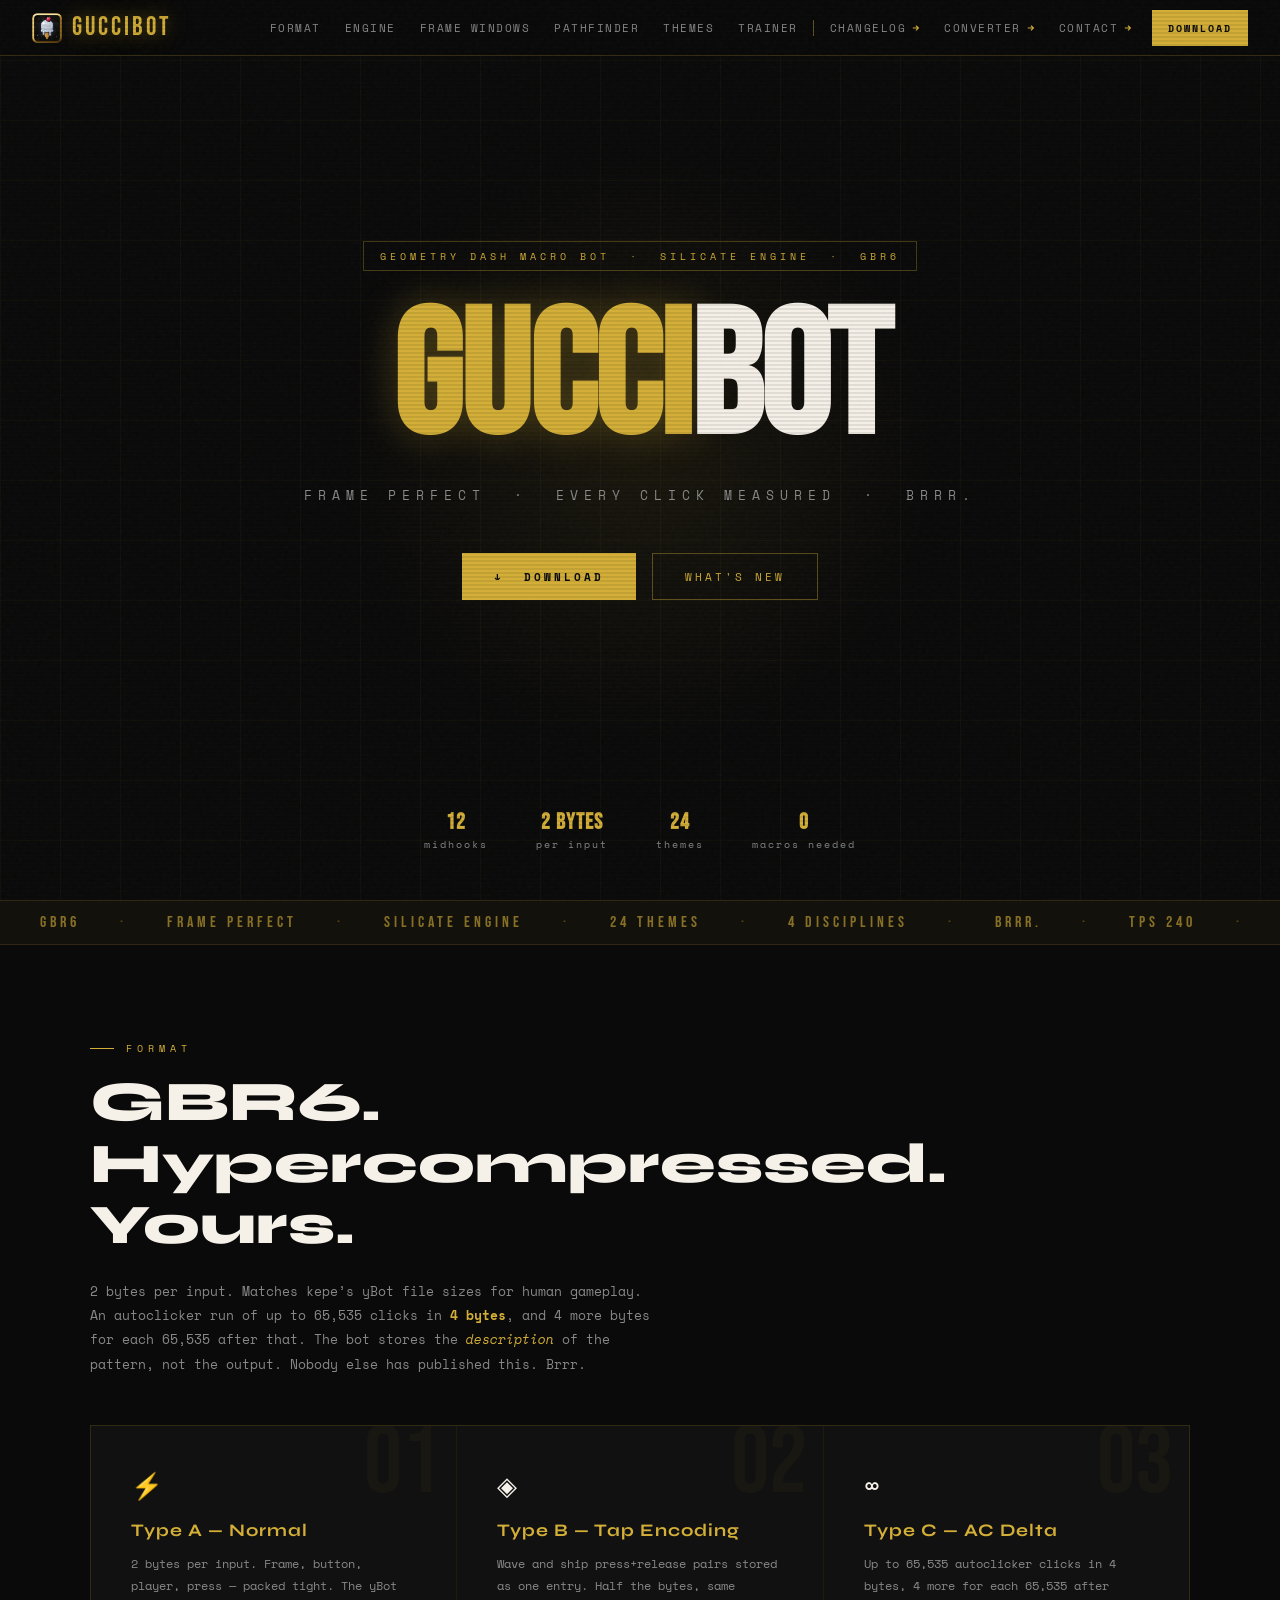
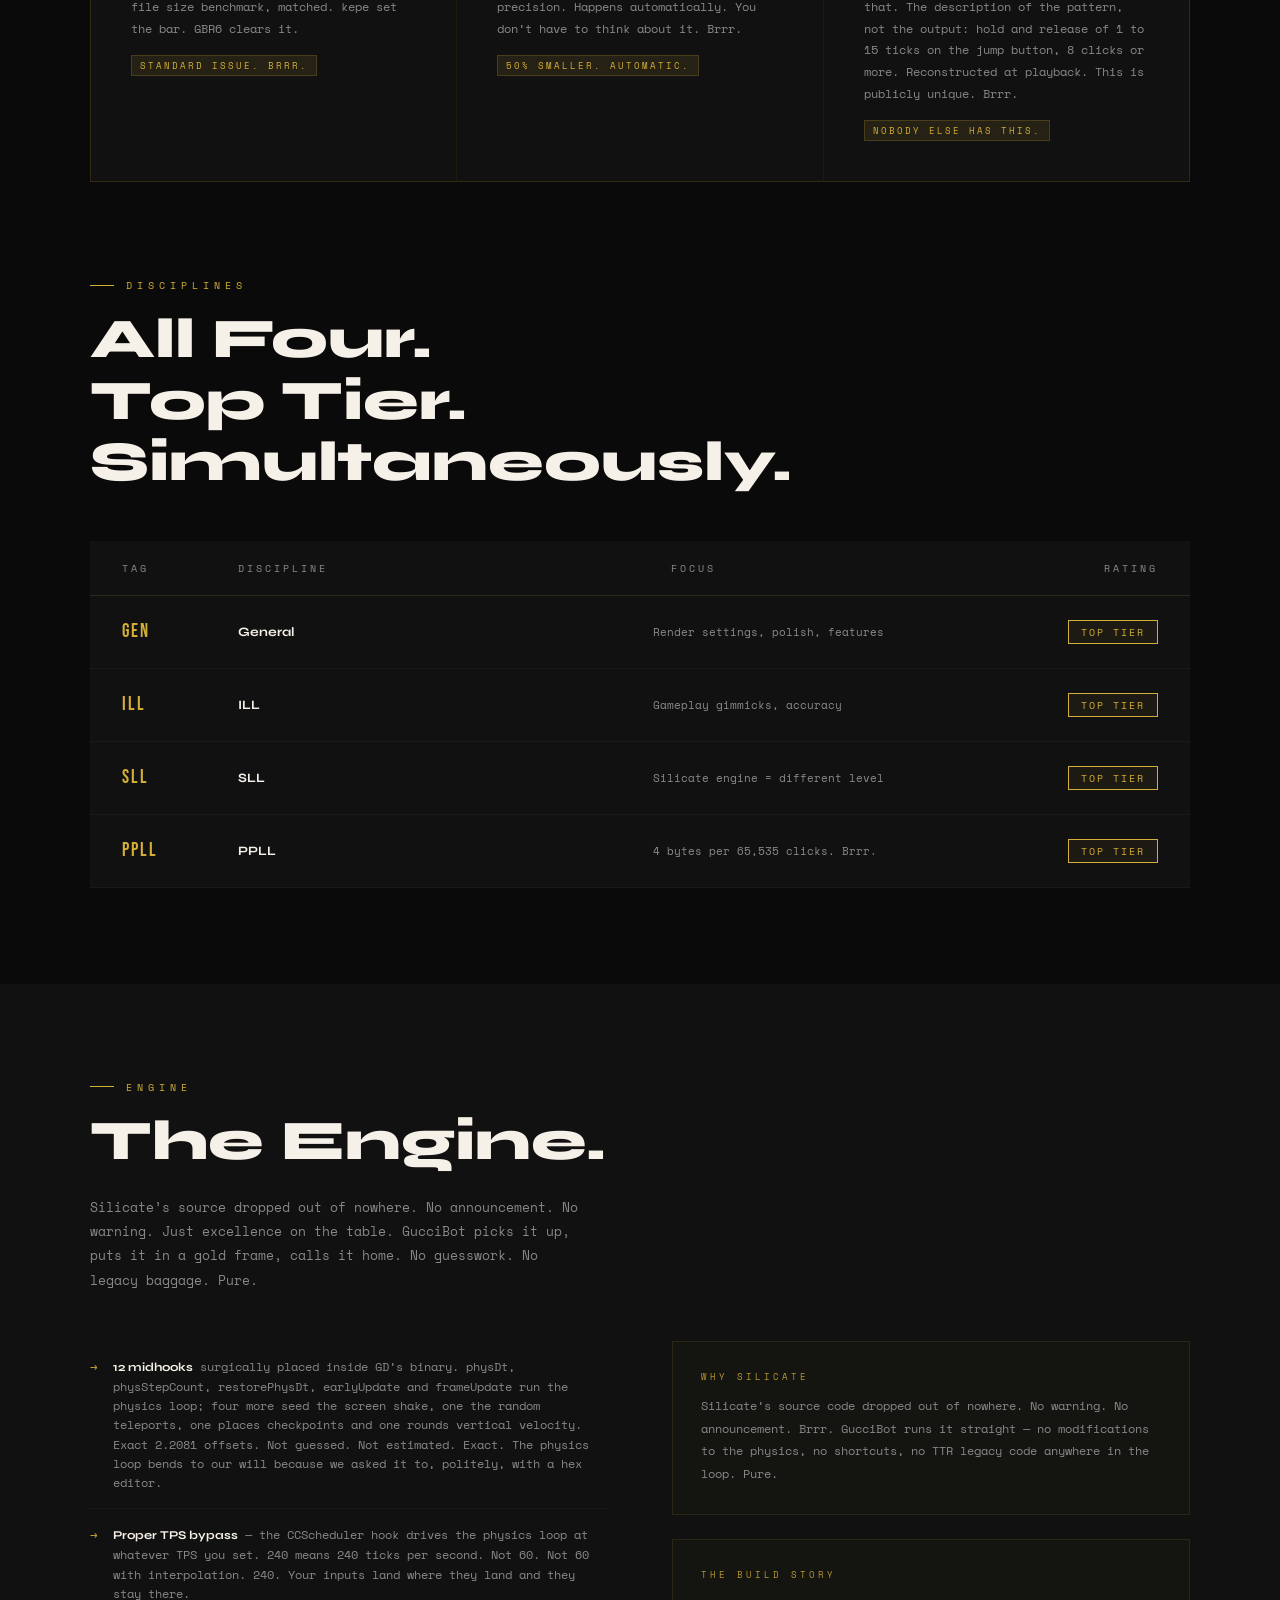
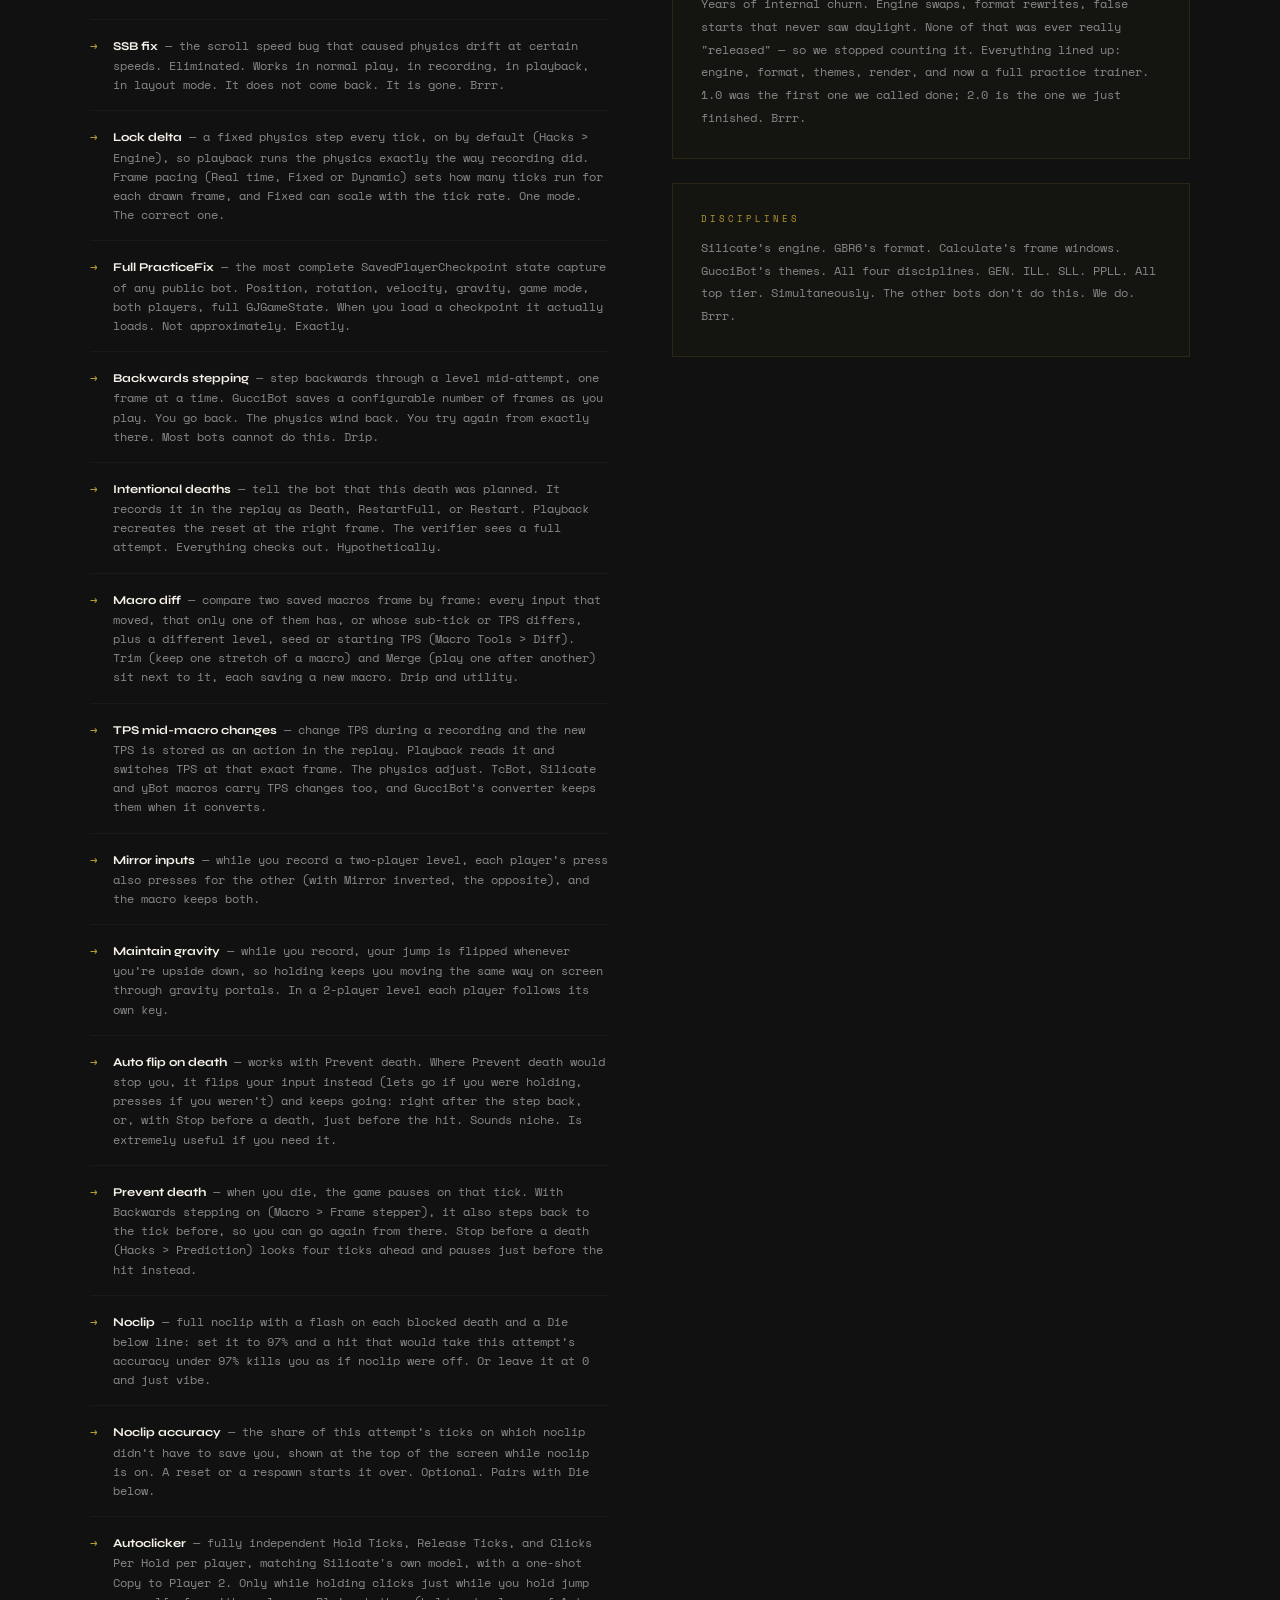
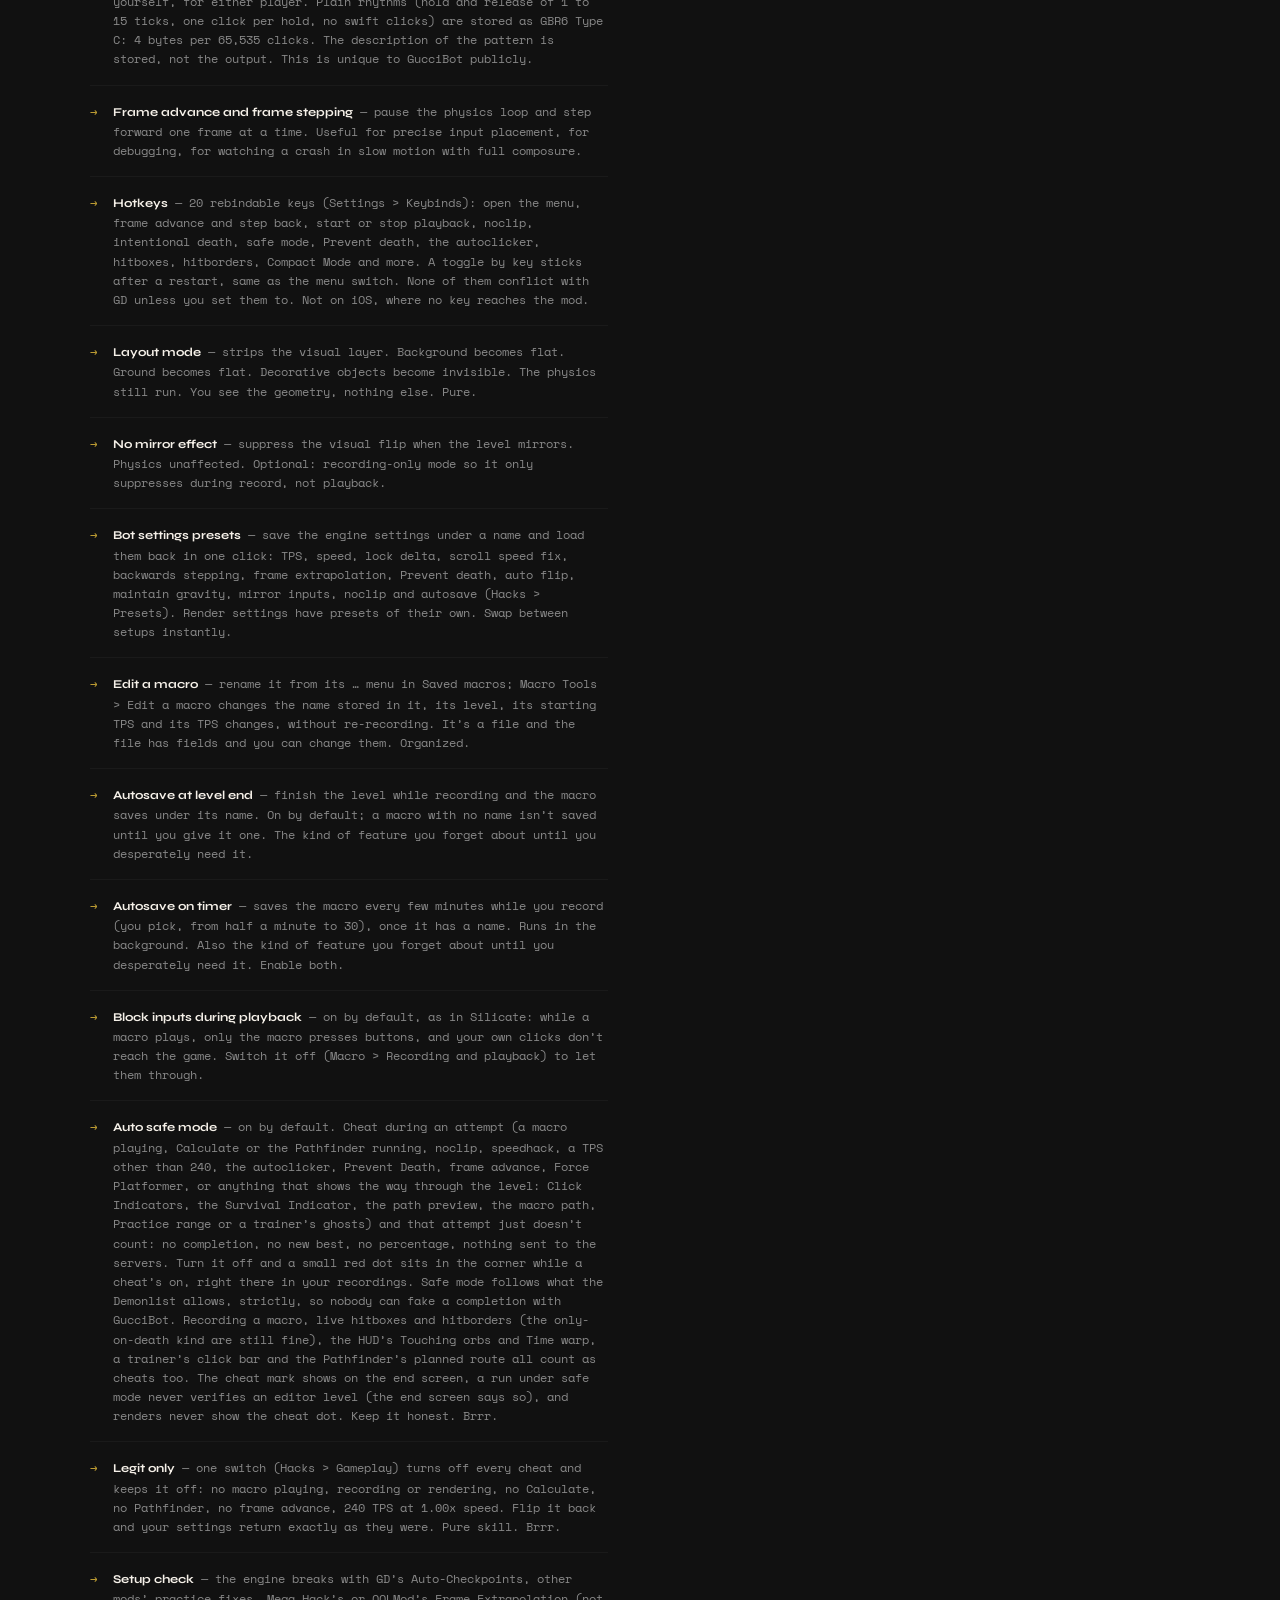
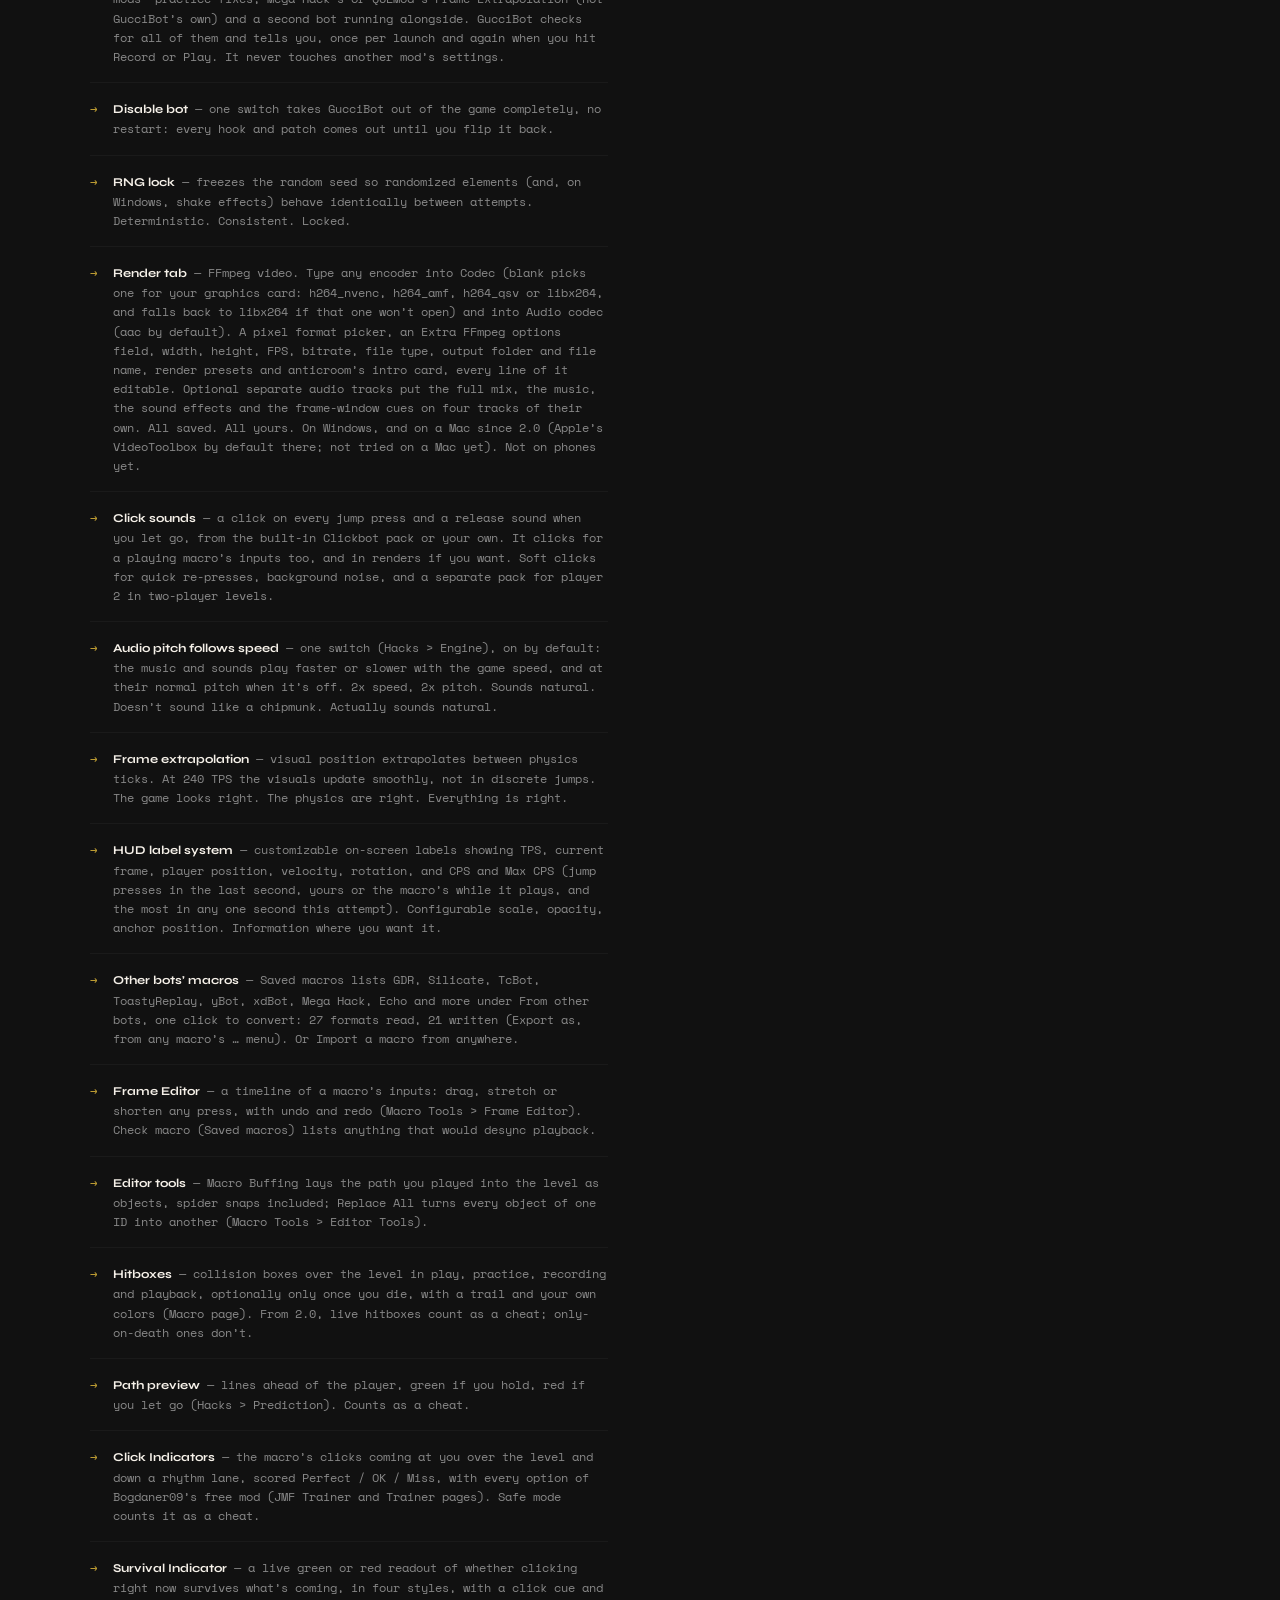
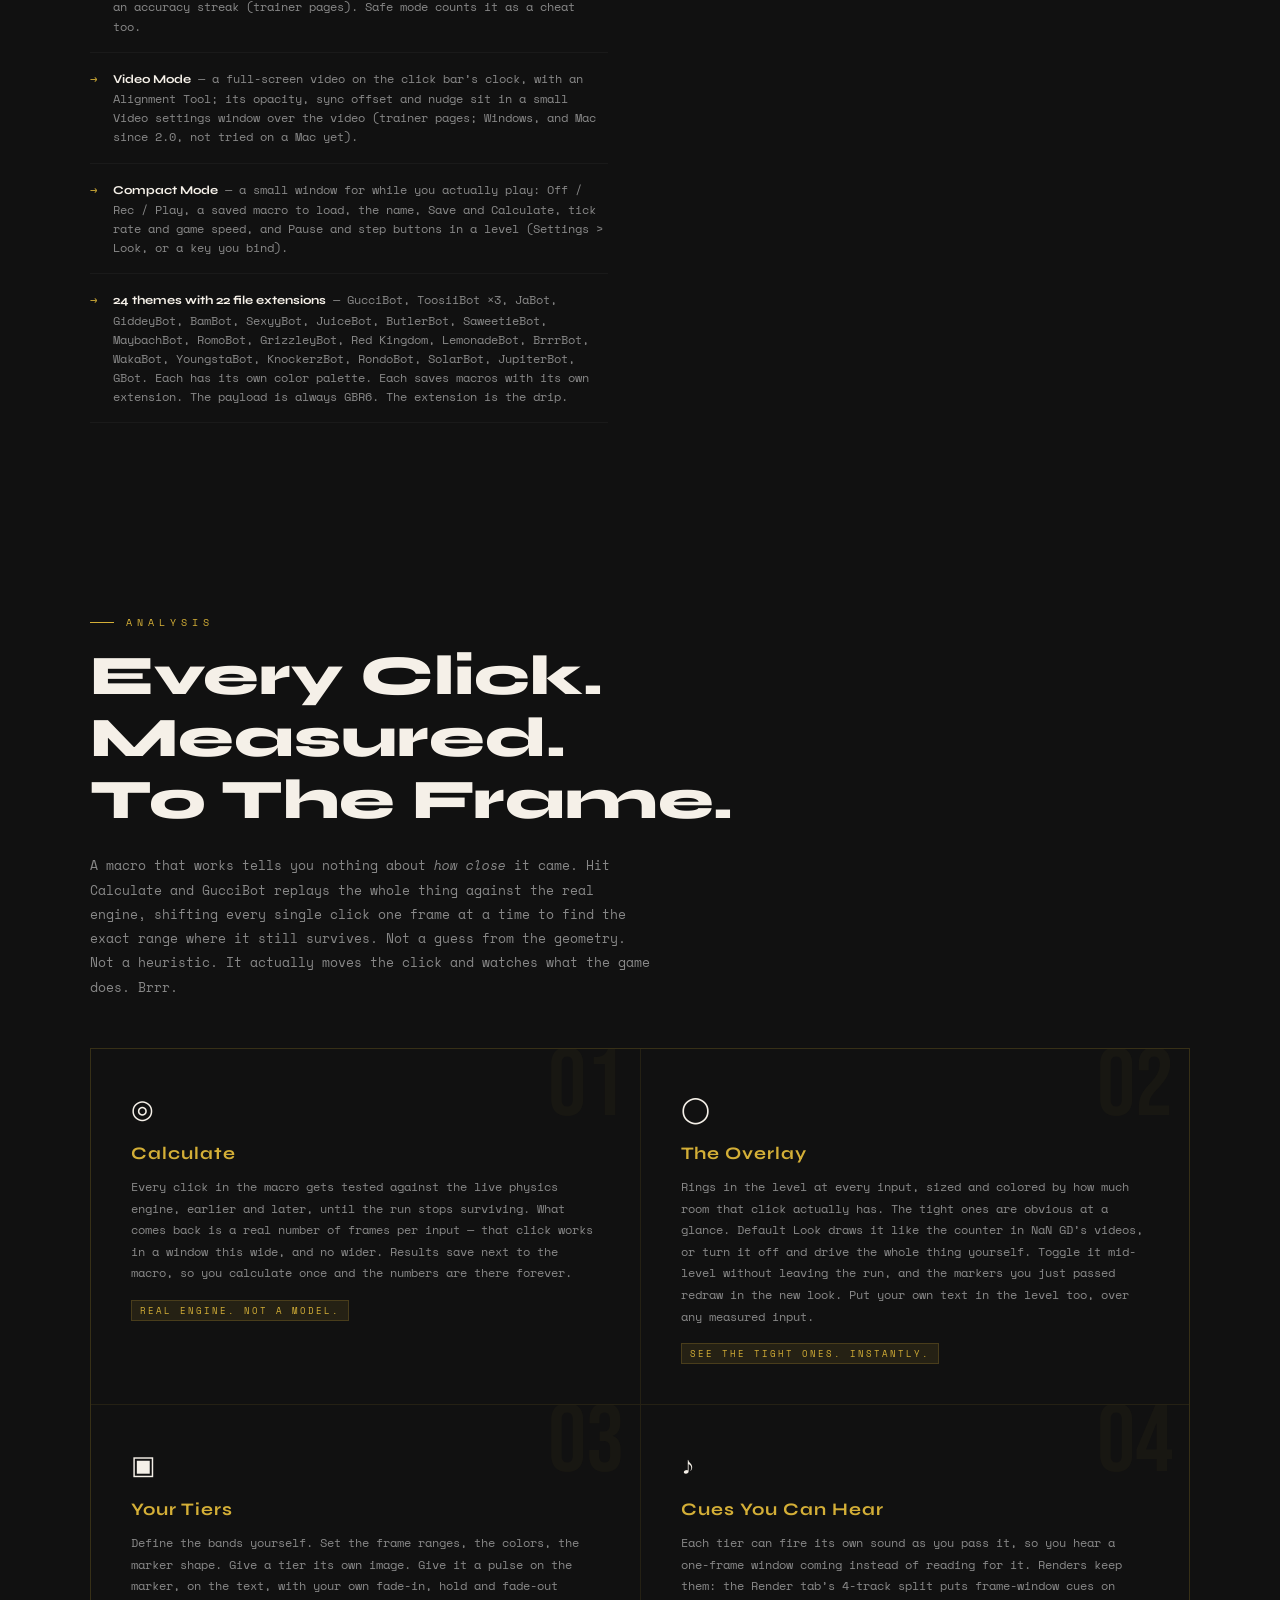
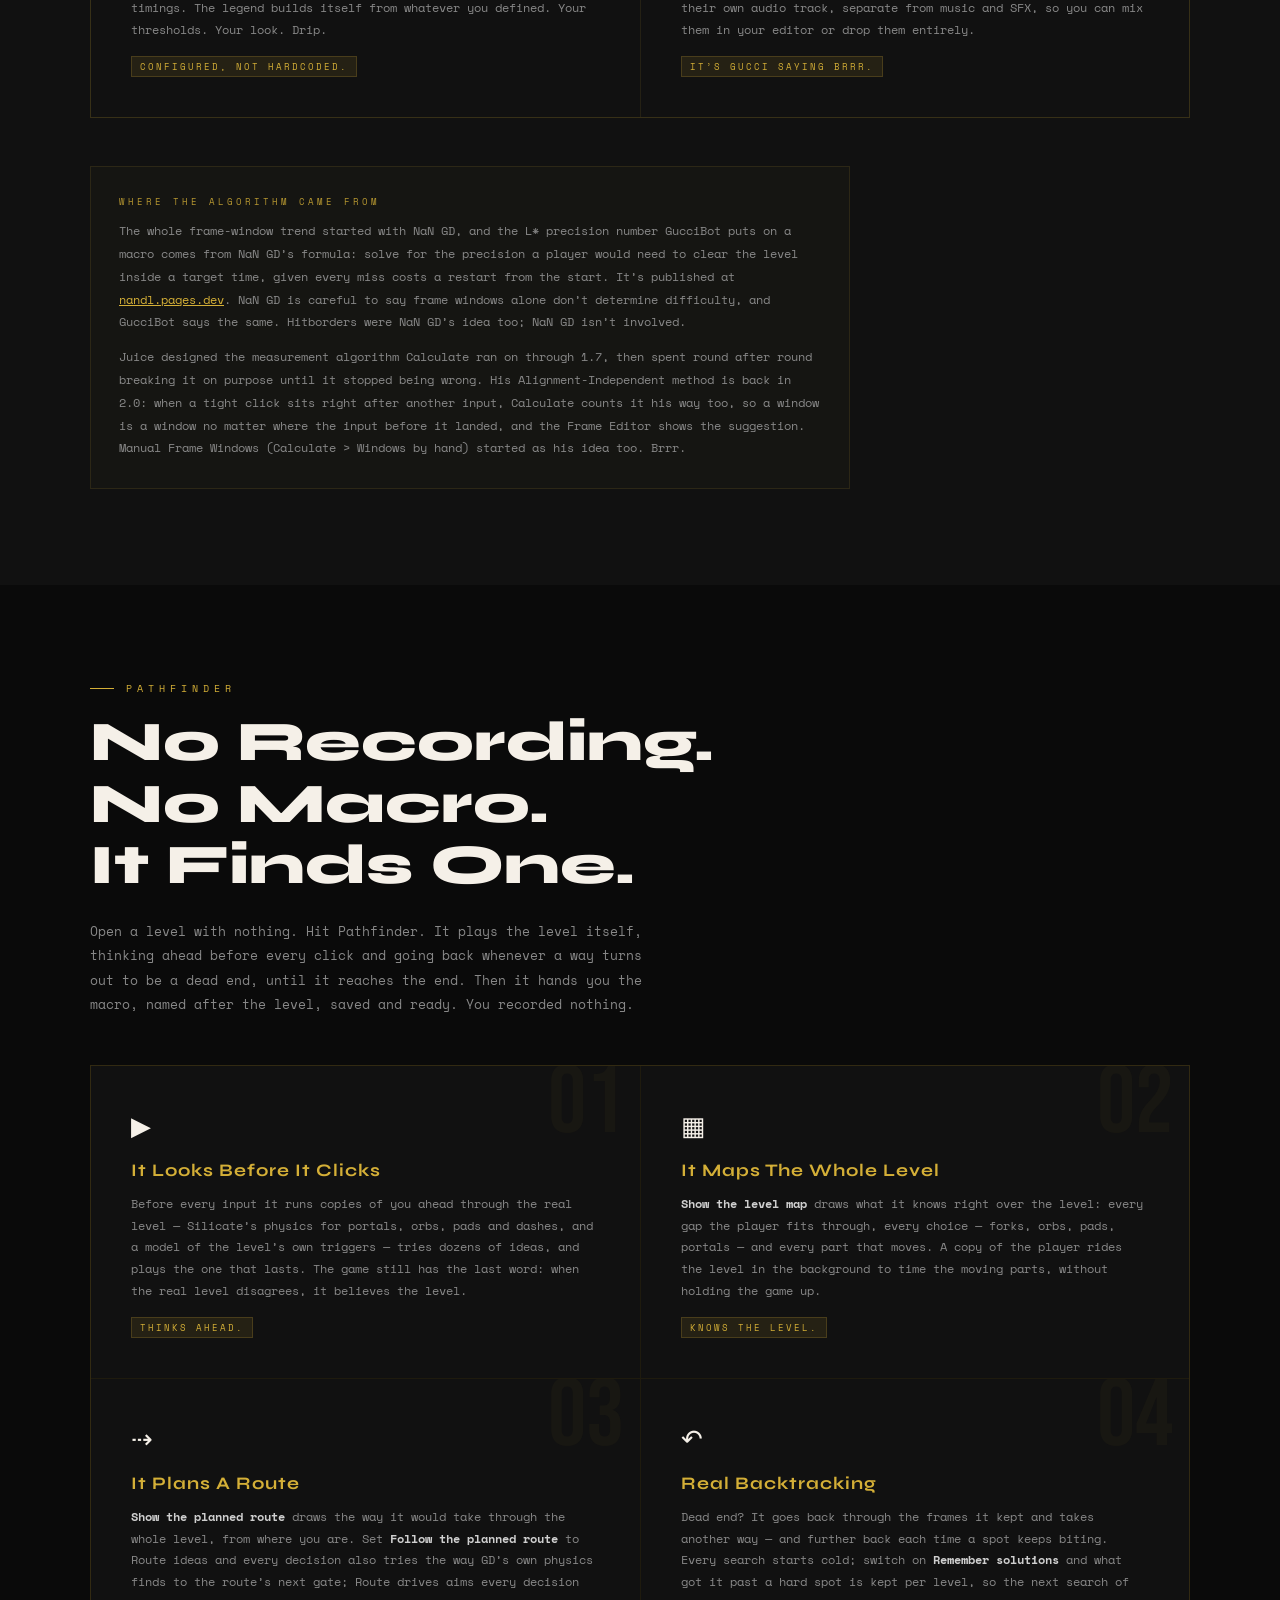
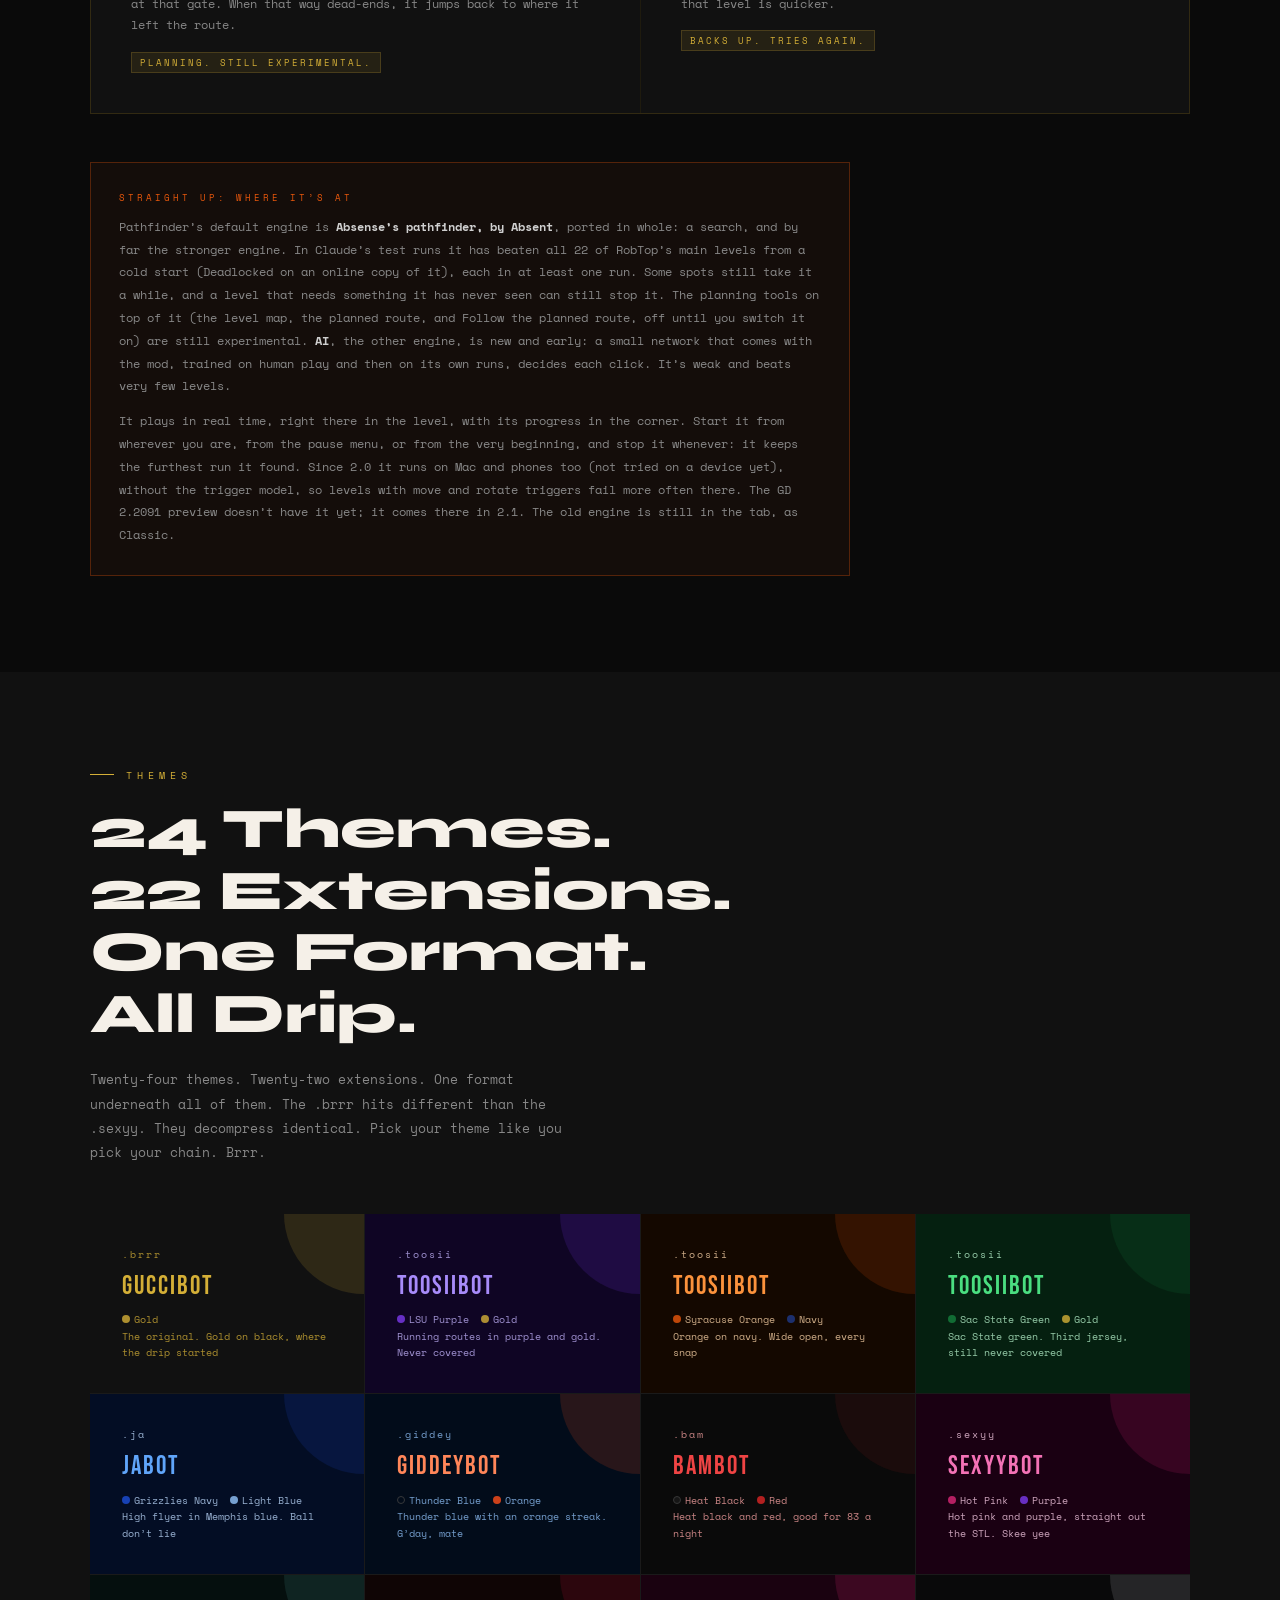
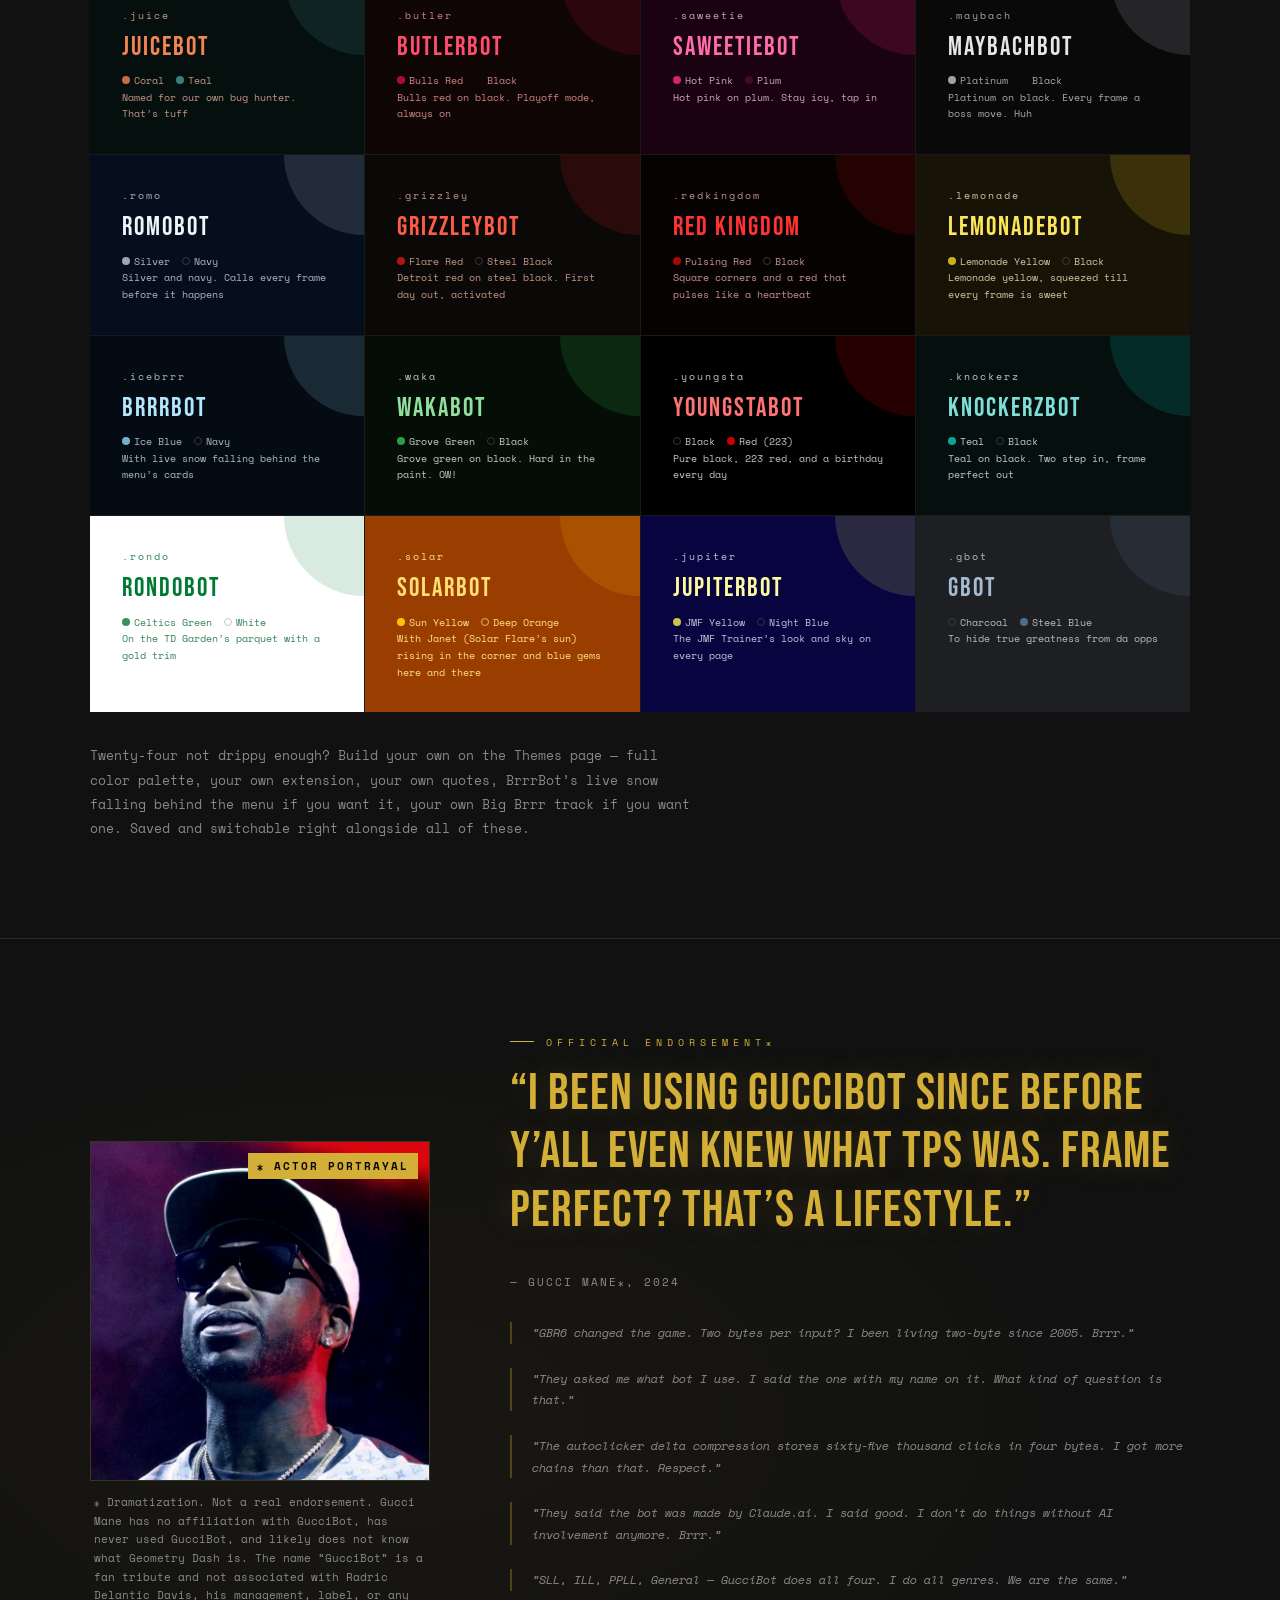
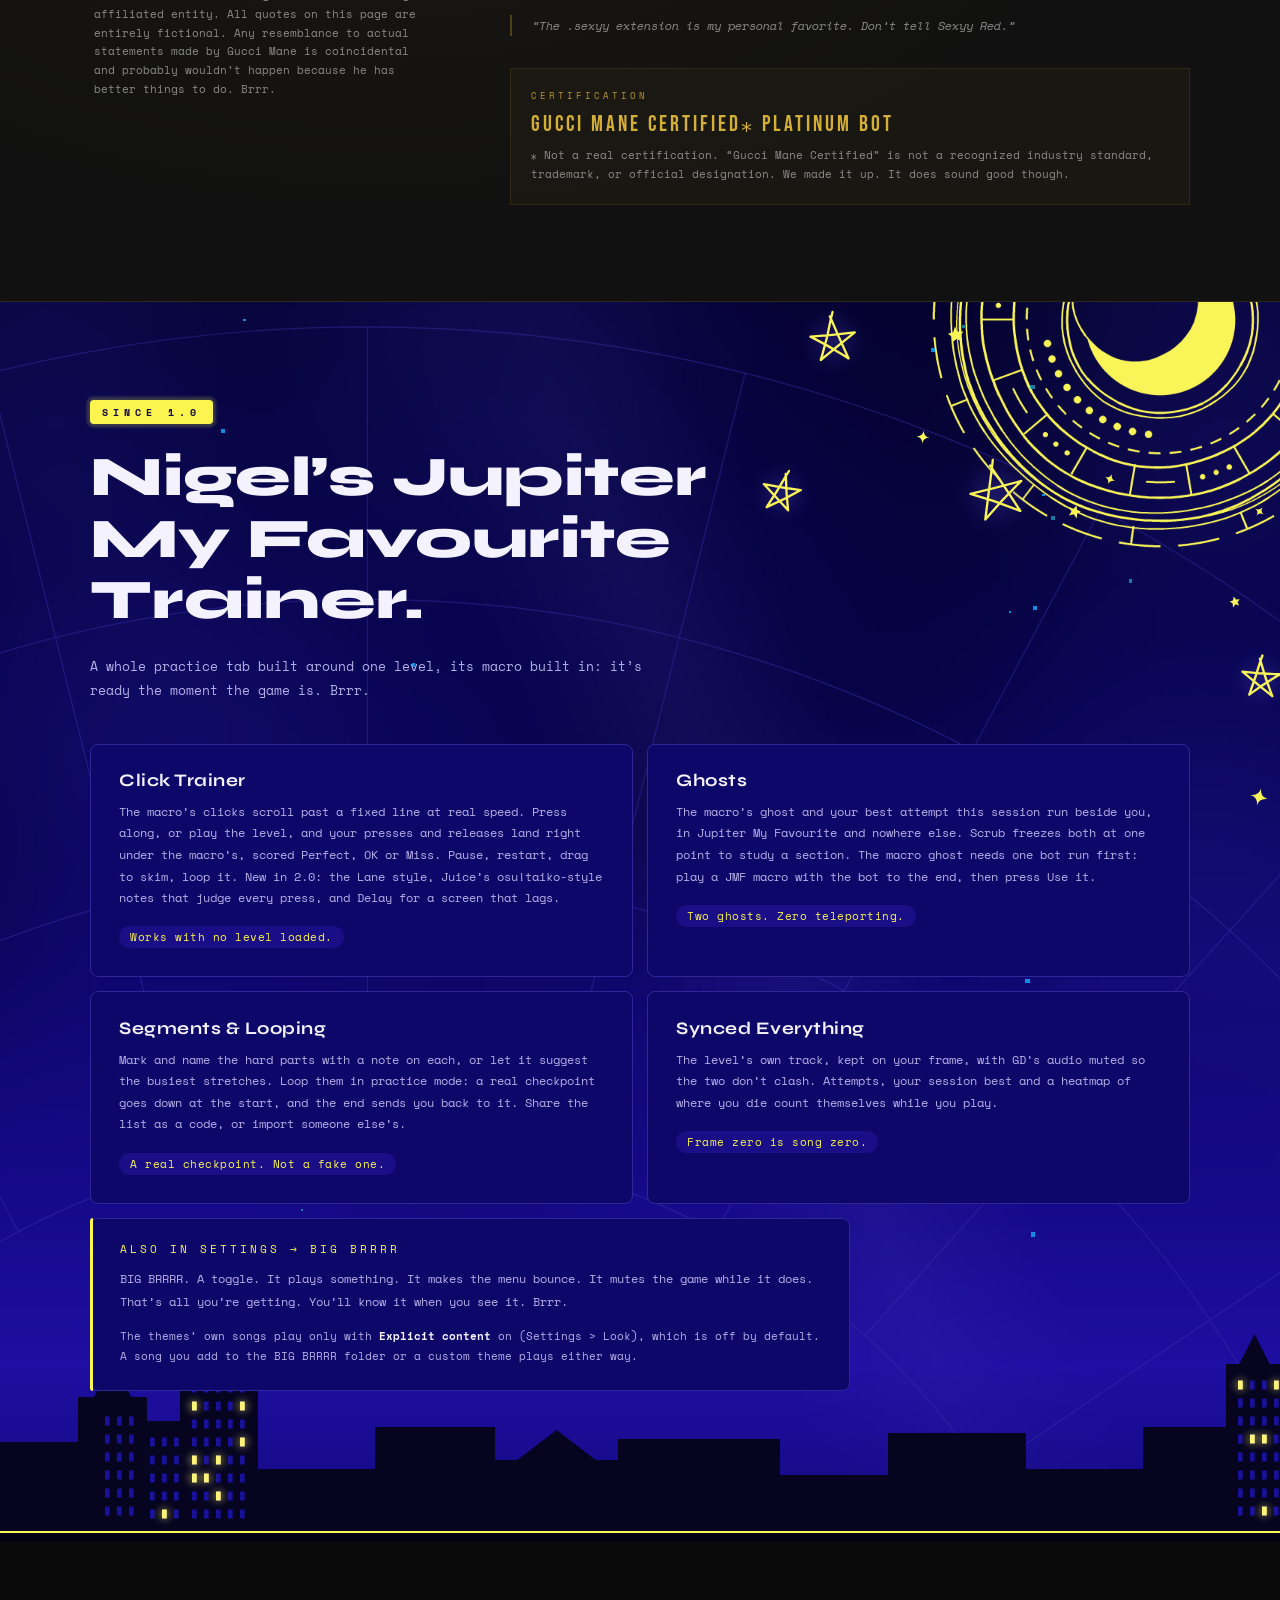
<file: index.html>
<!DOCTYPE html>
<html lang="en">
<head>
<meta charset="UTF-8">
<meta name="viewport" content="width=device-width, initial-scale=1.0">
<script>document.documentElement.classList.add('js');addEventListener('load',function(){if(!window.GucciBotReady)document.documentElement.classList.remove('js')})</script>
<title>GucciBot 2.0 — Frame Perfect. GBR6. Brrr.</title>
<meta name="description" content="A free Geometry Dash macro bot for Geode: frame-perfect record and playback, Calculate's frame windows, a Pathfinder that plays levels itself, and a macro converter. Windows, Mac, iOS and Android.">
<meta property="og:type" content="website">
<meta property="og:url" content="https://guccibot.net/">
<link rel="canonical" href="https://guccibot.net/">
<meta property="og:title" content="GucciBot — Frame Perfect. GBR6. Brrr.">
<meta property="og:description" content="A free Geometry Dash macro bot for Geode: frame-perfect record and playback, Calculate's frame windows, a Pathfinder that plays levels itself, and a macro converter. Windows, Mac, iOS and Android.">
<meta property="og:image" content="https://guccibot.net/static/images/og-image.png">
<meta property="og:image:width" content="1200">
<meta property="og:image:height" content="630">
<meta property="og:image:alt" content="The GucciBot logo, an ice cream cone with a diamond scoop and a ruby cube on top in a gold frame, next to the name GucciBot">
<meta name="twitter:card" content="summary_large_image">
<meta name="twitter:title" content="GucciBot — Frame Perfect. GBR6. Brrr.">
<meta name="twitter:description" content="A free Geometry Dash macro bot for Geode: frame-perfect record and playback, Calculate's frame windows, a Pathfinder that plays levels itself, and a macro converter. Windows, Mac, iOS and Android.">
<meta name="twitter:image" content="https://guccibot.net/static/images/og-image.png">
<meta name="twitter:image:alt" content="The GucciBot logo, an ice cream cone with a diamond scoop and a ruby cube on top in a gold frame, next to the name GucciBot">
<link rel="icon" href="/favicon.ico?v=20261102" sizes="any">
<link rel="icon" href="/favicon-32.png?v=20261102" type="image/png" sizes="32x32">
<link rel="apple-touch-icon" href="/apple-touch-icon.png?v=20261102">
<link rel="manifest" href="/site.webmanifest">
<meta name="theme-color" content="#111110">
<link rel="preconnect" href="https://fonts.googleapis.com">
<link href="https://fonts.googleapis.com/css2?family=Bebas+Neue&family=Space+Mono:ital,wght@0,400;0,700;1,400&family=Syne:wght@400;700;800&display=swap" rel="stylesheet">
<link rel="stylesheet" href="/static/css/guccibot.css?v=20261123l">
</head>
<body>

<!-- NAVIGATION (the same on every page; only the hrefs differ) -->
<nav aria-label="Main">
  <a class="nav-logo" href="#home"><img class="nav-mark" src="/static/images/logo-96.png" alt="" width="30" height="30">GucciBot</a>
  <ul class="nav-links" id="nav-links">
    <li><a href="#features">Format</a></li>
    <li><a href="#engine">Engine</a></li>
    <li><a href="#windows">Frame Windows</a></li>
    <li><a href="#pathfinder">Pathfinder</a></li>
    <li><a href="#themes">Themes</a></li>
    <li><a href="#trainer">Trainer</a></li>
    <li class="nav-page"><a href="/changelog/">Changelog</a></li>
    <li class="nav-page"><a href="/converter/">Converter</a></li>
    <li class="nav-page"><a href="/contact/">Contact</a></li>
  </ul>
  <a class="nav-cta" href="#download">Download</a>
  <button class="nav-toggle" type="button" aria-expanded="false" aria-controls="nav-links"><span class="nav-toggle-icon" aria-hidden="true"></span><span class="nav-toggle-label">Menu</span></button>
  <button class="nav-scrim" type="button" tabindex="-1" aria-hidden="true"></button>
</nav>

<!-- HERO -->
<div class="hero" id="home">
  <div class="hero-grid-bg"></div>
  <div class="hero-glow"></div>
  <div class="hero-content">
    <div class="hero-tag">Geometry Dash Macro Bot &nbsp;·&nbsp; Silicate Engine &nbsp;·&nbsp; GBR6</div>
    <h1 class="hero-title">
      <span class="gold">Gucci</span>Bot
    </h1>
    <p class="hero-subtitle">Frame perfect &nbsp;·&nbsp; Every click measured &nbsp;·&nbsp; Brrr.</p>
    <div class="hero-cta">
      <a href="#download" class="btn btn-primary">↓ &nbsp;Download</a>
      <a href="/changelog/" class="btn btn-secondary">What's new</a>
    </div>
  </div>
  <div class="hero-stats">
    <div><span>12</span>midhooks</div>
    <div><span>2 bytes</span>per input</div>
    <div><span>24</span>themes</div>
    <div><span>0</span>macros needed</div>
  </div>
</div>

<!-- MARQUEE -->
<div class="marquee-wrapper">
  <div class="marquee-track" id="marquee">
    <!-- items duplicated in JS -->
  </div>
</div>

<!-- GBR6 FORMAT SECTION -->
<section id="features">
  <div class="container">
    <div class="reveal">
      <div class="section-label">Format</div>
      <h2 class="section-title">GBR6.<br>Hyper&shy;compressed.<br>Yours.</h2>
      <p style="max-width:560px; font-size:0.8rem; color:#888; line-height:1.9;">
        2 bytes per input. Matches kepe&rsquo;s yBot file sizes for human gameplay.<br>
        An autoclicker run of up to 65,535 clicks in <strong style="color:var(--gold)">4 bytes</strong>, and 4 more bytes for each 65,535 after that.
        The bot stores the <em style="color:var(--gold)">description</em> of the pattern, not the output. Nobody else has published this. Brrr.
      </p>
    </div>
    <div class="feature-grid reveal">
      <div class="feature-card" data-num="01">
        <div class="feature-icon">⚡</div>
        <div class="feature-name">Type A &mdash; Normal</div>
        <div class="feature-desc">2 bytes per input. Frame, button, player, press — packed tight. The yBot file size benchmark, matched. kepe set the bar. GBR6 clears it.</div>
        <div class="feature-badge">Standard issue. Brrr.</div>
      </div>
      <div class="feature-card" data-num="02">
        <div class="feature-icon">◈</div>
        <div class="feature-name">Type B &mdash; Tap Encoding</div>
        <div class="feature-desc">Wave and ship press+release pairs stored as one entry. Half the bytes, same precision. Happens automatically. You don&rsquo;t have to think about it. Brrr.</div>
        <div class="feature-badge">50% smaller. Automatic.</div>
      </div>
      <div class="feature-card" data-num="03">
        <div class="feature-icon">∞</div>
        <div class="feature-name">Type C &mdash; AC Delta</div>
        <div class="feature-desc">Up to 65,535 autoclicker clicks in 4 bytes, 4 more for each 65,535 after that. The description of the pattern, not the output: hold and release of 1 to 15 ticks on the jump button, 8 clicks or more. Reconstructed at playback. This is publicly unique. Brrr.</div>
        <div class="feature-badge">Nobody else has this.</div>
      </div>
    </div>
  </div>
</section>

<!-- DISCIPLINES -->
<section style="padding-top:0">
  <div class="container">
    <div class="reveal">
      <div class="section-label">Disciplines</div>
      <h2 class="section-title">All Four.<br>Top Tier.<br>Simul&shy;taneously.</h2>
    </div>
    <div class="disciplines reveal">
      <div class="disc-row">
        <div>Tag</div>
        <div>Discipline</div>
        <div>Focus</div>
        <div>Rating</div>
      </div>
      <div class="disc-row">
        <div class="disc-tag">GEN</div>
        <div><div class="disc-name">General</div></div>
        <div class="disc-focus">Render settings, polish, features</div>
        <div class="disc-status status-top">Top Tier</div>
      </div>
      <div class="disc-row">
        <div class="disc-tag">ILL</div>
        <div><div class="disc-name">ILL</div></div>
        <div class="disc-focus">Gameplay gimmicks, accuracy</div>
        <div class="disc-status status-top">Top Tier</div>
      </div>
      <div class="disc-row">
        <div class="disc-tag">SLL</div>
        <div><div class="disc-name">SLL</div></div>
        <div class="disc-focus">Silicate engine = different level</div>
        <div class="disc-status status-top">Top Tier</div>
      </div>
      <div class="disc-row">
        <div class="disc-tag">PPLL</div>
        <div><div class="disc-name">PPLL</div></div>
        <div class="disc-focus">4 bytes per 65,535 clicks. Brrr.</div>
        <div class="disc-status status-top">Top Tier</div>
      </div>
    </div>
  </div>
</section>

<!-- ENGINE -->
<section id="engine" style="background:var(--near-black)">
  <div class="container">
    <div class="reveal">
      <div class="section-label">Engine</div>
      <h2 class="section-title">The Engine.</h2>
      <p style="max-width:500px; font-size:0.8rem; color:#888; line-height:1.9;">
        Silicate&rsquo;s source dropped out of nowhere. No announcement. No warning. Just excellence on the table. GucciBot picks it up, puts it in a gold frame, calls it home. No guesswork. No legacy baggage. Pure.
      </p>
    </div>
    <div class="engine-split">
      <ul class="engine-list reveal">
        <li><span><span class="engine-highlight">12 midhooks</span> surgically placed inside GD&rsquo;s binary. physDt, physStepCount, restorePhysDt, earlyUpdate and frameUpdate run the physics loop; four more seed the screen shake, one the random teleports, one places checkpoints and one rounds vertical velocity. Exact 2.2081 offsets. Not guessed. Not estimated. Exact. The physics loop bends to our will because we asked it to, politely, with a hex editor.</span></li>
        <li><span><span class="engine-highlight">Proper TPS bypass</span> — the CCScheduler hook drives the physics loop at whatever TPS you set. 240 means 240 ticks per second. Not 60. Not 60 with interpolation. 240. Your inputs land where they land and they stay there.</span></li>
        <li><span><span class="engine-highlight">SSB fix</span> — the scroll speed bug that caused physics drift at certain speeds. Eliminated. Works in normal play, in recording, in playback, in layout mode. It does not come back. It is gone. Brrr.</span></li>
        <li><span><span class="engine-highlight">Lock delta</span> — a fixed physics step every tick, on by default (Hacks &gt; Engine), so playback runs the physics exactly the way recording did. Frame pacing (Real time, Fixed or Dynamic) sets how many ticks run for each drawn frame, and Fixed can scale with the tick rate. One mode. The correct one.</span></li>
        <li><span><span class="engine-highlight">Full PracticeFix</span> — the most complete SavedPlayerCheckpoint state capture of any public bot. Position, rotation, velocity, gravity, game mode, both players, full GJGameState. When you load a checkpoint it actually loads. Not approximately. Exactly.</span></li>
        <li><span><span class="engine-highlight">Backwards stepping</span> — step backwards through a level mid-attempt, one frame at a time. GucciBot saves a configurable number of frames as you play. You go back. The physics wind back. You try again from exactly there. Most bots cannot do this. Drip.</span></li>
        <li><span><span class="engine-highlight">Intentional deaths</span> — tell the bot that this death was planned. It records it in the replay as Death, RestartFull, or Restart. Playback recreates the reset at the right frame. The verifier sees a full attempt. Everything checks out. Hypothetically.</span></li>
        <li><span><span class="engine-highlight">Macro diff</span> — compare two saved macros frame by frame: every input that moved, that only one of them has, or whose sub-tick or TPS differs, plus a different level, seed or starting TPS (Macro Tools &gt; Diff). Trim (keep one stretch of a macro) and Merge (play one after another) sit next to it, each saving a new macro. Drip and utility.</span></li>
        <li><span><span class="engine-highlight">TPS mid-macro changes</span> — change TPS during a recording and the new TPS is stored as an action in the replay. Playback reads it and switches TPS at that exact frame. The physics adjust. TcBot, Silicate and yBot macros carry TPS changes too, and GucciBot&rsquo;s converter keeps them when it converts.</span></li>
        <li><span><span class="engine-highlight">Mirror inputs</span> — while you record a two-player level, each player&rsquo;s press also presses for the other (with Mirror inverted, the opposite), and the macro keeps both.</span></li>
        <li><span><span class="engine-highlight">Maintain gravity</span> — while you record, your jump is flipped whenever you&rsquo;re upside down, so holding keeps you moving the same way on screen through gravity portals. In a 2-player level each player follows its own key.</span></li>
        <li><span><span class="engine-highlight">Auto flip on death</span> — works with Prevent death. Where Prevent death would stop you, it flips your input instead (lets go if you were holding, presses if you weren&rsquo;t) and keeps going: right after the step back, or, with Stop before a death, just before the hit. Sounds niche. Is extremely useful if you need it.</span></li>
        <li><span><span class="engine-highlight">Prevent death</span> — when you die, the game pauses on that tick. With Backwards stepping on (Macro &gt; Frame stepper), it also steps back to the tick before, so you can go again from there. Stop before a death (Hacks &gt; Prediction) looks four ticks ahead and pauses just before the hit instead.</span></li>
        <li><span><span class="engine-highlight">Noclip</span> — full noclip with a flash on each blocked death and a Die below line: set it to 97% and a hit that would take this attempt&rsquo;s accuracy under 97% kills you as if noclip were off. Or leave it at 0 and just vibe.</span></li>
        <li><span><span class="engine-highlight">Noclip accuracy</span> — the share of this attempt&rsquo;s ticks on which noclip didn&rsquo;t have to save you, shown at the top of the screen while noclip is on. A reset or a respawn starts it over. Optional. Pairs with Die below.</span></li>
        <li><span><span class="engine-highlight">Autoclicker</span> — fully independent Hold Ticks, Release Ticks, and Clicks Per Hold per player, matching Silicate's own model, with a one-shot Copy to Player 2. Only while holding clicks just while you hold jump yourself, for either player. Plain rhythms (hold and release of 1 to 15 ticks, one click per hold, no swift clicks) are stored as GBR6 Type C: 4 bytes per 65,535 clicks. The description of the pattern is stored, not the output. This is unique to GucciBot publicly.</span></li>
        <li><span><span class="engine-highlight">Frame advance and frame stepping</span> — pause the physics loop and step forward one frame at a time. Useful for precise input placement, for debugging, for watching a crash in slow motion with full composure.</span></li>
        <li><span><span class="engine-highlight">Hotkeys</span> — 20 rebindable keys (Settings &gt; Keybinds): open the menu, frame advance and step back, start or stop playback, noclip, intentional death, safe mode, Prevent death, the autoclicker, hitboxes, hitborders, Compact Mode and more. A toggle by key sticks after a restart, same as the menu switch. None of them conflict with GD unless you set them to. Not on iOS, where no key reaches the mod.</span></li>
        <li><span><span class="engine-highlight">Layout mode</span> — strips the visual layer. Background becomes flat. Ground becomes flat. Decorative objects become invisible. The physics still run. You see the geometry, nothing else. Pure.</span></li>
        <li><span><span class="engine-highlight">No mirror effect</span> — suppress the visual flip when the level mirrors. Physics unaffected. Optional: recording-only mode so it only suppresses during record, not playback.</span></li>
        <li><span><span class="engine-highlight">Bot settings presets</span> — save the engine settings under a name and load them back in one click: TPS, speed, lock delta, scroll speed fix, backwards stepping, frame extrapolation, Prevent death, auto flip, maintain gravity, mirror inputs, noclip and autosave (Hacks &gt; Presets). Render settings have presets of their own. Swap between setups instantly.</span></li>
        <li><span><span class="engine-highlight">Edit a macro</span> — rename it from its &hellip; menu in Saved macros; Macro Tools &gt; Edit a macro changes the name stored in it, its level, its starting TPS and its TPS changes, without re-recording. It&rsquo;s a file and the file has fields and you can change them. Organized.</span></li>
        <li><span><span class="engine-highlight">Autosave at level end</span> — finish the level while recording and the macro saves under its name. On by default; a macro with no name isn&rsquo;t saved until you give it one. The kind of feature you forget about until you desperately need it.</span></li>
        <li><span><span class="engine-highlight">Autosave on timer</span> — saves the macro every few minutes while you record (you pick, from half a minute to 30), once it has a name. Runs in the background. Also the kind of feature you forget about until you desperately need it. Enable both.</span></li>
        <li><span><span class="engine-highlight">Block inputs during playback</span> — on by default, as in Silicate: while a macro plays, only the macro presses buttons, and your own clicks don&rsquo;t reach the game. Switch it off (Macro &gt; Recording and playback) to let them through.</span></li>
        <li><span><span class="engine-highlight">Auto safe mode</span> — on by default. Cheat during an attempt (a macro playing, Calculate or the Pathfinder running, noclip, speedhack, a TPS other than 240, the autoclicker, Prevent Death, frame advance, Force Platformer, or anything that shows the way through the level: Click Indicators, the Survival Indicator, the path preview, the macro path, Practice range or a trainer&rsquo;s ghosts) and that attempt just doesn&rsquo;t count: no completion, no new best, no percentage, nothing sent to the servers. Turn it off and a small red dot sits in the corner while a cheat&rsquo;s on, right there in your recordings. Safe mode follows what the Demonlist allows, strictly, so nobody can fake a completion with GucciBot. Recording a macro, live hitboxes and hitborders (the only-on-death kind are still fine), the HUD&rsquo;s Touching orbs and Time warp, a trainer&rsquo;s click bar and the Pathfinder&rsquo;s planned route all count as cheats too. The cheat mark shows on the end screen, a run under safe mode never verifies an editor level (the end screen says so), and renders never show the cheat dot. Keep it honest. Brrr.</span></li>
        <li><span><span class="engine-highlight">Legit only</span> &mdash; one switch (Hacks &gt; Gameplay) turns off every cheat and keeps it off: no macro playing, recording or rendering, no Calculate, no Pathfinder, no frame advance, 240 TPS at 1.00x speed. Flip it back and your settings return exactly as they were. Pure skill. Brrr.</span></li>
        <li><span><span class="engine-highlight">Setup check</span> — the engine breaks with GD&rsquo;s Auto-Checkpoints, other mods&rsquo; practice fixes, Mega Hack&rsquo;s or QOLMod&rsquo;s Frame Extrapolation (not GucciBot&rsquo;s own) and a second bot running alongside. GucciBot checks for all of them and tells you, once per launch and again when you hit Record or Play. It never touches another mod&rsquo;s settings.</span></li>
        <li><span><span class="engine-highlight">Disable bot</span> — one switch takes GucciBot out of the game completely, no restart: every hook and patch comes out until you flip it back.</span></li>
        <li><span><span class="engine-highlight">RNG lock</span> — freezes the random seed so randomized elements (and, on Windows, shake effects) behave identically between attempts. Deterministic. Consistent. Locked.</span></li>
        <li><span><span class="engine-highlight">Render tab</span> — FFmpeg video. Type any encoder into Codec (blank picks one for your graphics card: h264_nvenc, h264_amf, h264_qsv or libx264, and falls back to libx264 if that one won&rsquo;t open) and into Audio codec (aac by default). A pixel format picker, an Extra FFmpeg options field, width, height, FPS, bitrate, file type, output folder and file name, render presets and anticroom&rsquo;s intro card, every line of it editable. Optional separate audio tracks put the full mix, the music, the sound effects and the frame-window cues on four tracks of their own. All saved. All yours. On Windows, and on a Mac since 2.0 (Apple&rsquo;s VideoToolbox by default there; not tried on a Mac yet). Not on phones yet.</span></li>
        <li><span><span class="engine-highlight">Click sounds</span> — a click on every jump press and a release sound when you let go, from the built-in Clickbot pack or your own. It clicks for a playing macro&rsquo;s inputs too, and in renders if you want. Soft clicks for quick re-presses, background noise, and a separate pack for player 2 in two-player levels.</span></li>
        <li><span><span class="engine-highlight">Audio pitch follows speed</span> — one switch (Hacks &gt; Engine), on by default: the music and sounds play faster or slower with the game speed, and at their normal pitch when it&rsquo;s off. 2x speed, 2x pitch. Sounds natural. Doesn&rsquo;t sound like a chipmunk. Actually sounds natural.</span></li>
        <li><span><span class="engine-highlight">Frame extrapolation</span> — visual position extrapolates between physics ticks. At 240 TPS the visuals update smoothly, not in discrete jumps. The game looks right. The physics are right. Everything is right.</span></li>
        <li><span><span class="engine-highlight">HUD label system</span> — customizable on-screen labels showing TPS, current frame, player position, velocity, rotation, and CPS and Max CPS (jump presses in the last second, yours or the macro&rsquo;s while it plays, and the most in any one second this attempt). Configurable scale, opacity, anchor position. Information where you want it.</span></li>
        <li><span><span class="engine-highlight">Other bots&rsquo; macros</span> — Saved macros lists GDR, Silicate, TcBot, ToastyReplay, yBot, xdBot, Mega Hack, Echo and more under From other bots, one click to convert: 27 formats read, 21 written (Export as, from any macro&rsquo;s &hellip; menu). Or Import a macro from anywhere.</span></li>
        <li><span><span class="engine-highlight">Frame Editor</span> — a timeline of a macro&rsquo;s inputs: drag, stretch or shorten any press, with undo and redo (Macro Tools &gt; Frame Editor). Check macro (Saved macros) lists anything that would desync playback.</span></li>
        <li><span><span class="engine-highlight">Editor tools</span> — Macro Buffing lays the path you played into the level as objects, spider snaps included; Replace All turns every object of one ID into another (Macro Tools &gt; Editor Tools).</span></li>
        <li><span><span class="engine-highlight">Hitboxes</span> — collision boxes over the level in play, practice, recording and playback, optionally only once you die, with a trail and your own colors (Macro page). From 2.0, live hitboxes count as a cheat; only-on-death ones don&rsquo;t.</span></li>
        <li><span><span class="engine-highlight">Path preview</span> — lines ahead of the player, green if you hold, red if you let go (Hacks &gt; Prediction). Counts as a cheat.</span></li>
        <li><span><span class="engine-highlight">Click Indicators</span> — the macro&rsquo;s clicks coming at you over the level and down a rhythm lane, scored Perfect / OK / Miss, with every option of Bogdaner09&rsquo;s free mod (JMF Trainer and Trainer pages). Safe mode counts it as a cheat.</span></li>
        <li><span><span class="engine-highlight">Survival Indicator</span> — a live green or red readout of whether clicking right now survives what&rsquo;s coming, in four styles, with a click cue and an accuracy streak (trainer pages). Safe mode counts it as a cheat too.</span></li>
        <li><span><span class="engine-highlight">Video Mode</span> — a full-screen video on the click bar&rsquo;s clock, with an Alignment Tool; its opacity, sync offset and nudge sit in a small Video settings window over the video (trainer pages; Windows, and Mac since 2.0, not tried on a Mac yet).</span></li>
        <li><span><span class="engine-highlight">Compact Mode</span> — a small window for while you actually play: Off / Rec / Play, a saved macro to load, the name, Save and Calculate, tick rate and game speed, and Pause and step buttons in a level (Settings &gt; Look, or a key you bind).</span></li>
        <li><span><span class="engine-highlight">24 themes with 22 file extensions</span> — GucciBot, ToosiiBot &times;3, JaBot, GiddeyBot, BamBot, SexyyBot, JuiceBot, ButlerBot, SaweetieBot, MaybachBot, RomoBot, GrizzleyBot, Red Kingdom, LemonadeBot, BrrrBot, WakaBot, YoungstaBot, KnockerzBot, RondoBot, SolarBot, JupiterBot, GBot. Each has its own color palette. Each saves macros with its own extension. The payload is always GBR6. The extension is the drip.</span></li>
      </ul>
      <div class="reveal" style="display:flex;flex-direction:column;gap:1.5rem;position:sticky;top:80px">
        <div style="border:1px solid rgba(212,175,55,0.12);padding:1.75rem;background:rgba(212,175,55,0.02)">
          <div style="font-size:0.55rem;letter-spacing:3px;text-transform:uppercase;color:var(--gold);opacity:.85;margin-bottom:.75rem">Why Silicate</div>
          <p style="font-size:0.75rem;color:#888;line-height:1.9">Silicate&rsquo;s source code dropped out of nowhere. No warning. No announcement. Brrr. GucciBot runs it straight — no modifications to the physics, no shortcuts, no TTR legacy code anywhere in the loop. Pure.</p>
        </div>
        <div style="border:1px solid rgba(212,175,55,0.12);padding:1.75rem;background:rgba(212,175,55,0.02)">
          <div style="font-size:0.55rem;letter-spacing:3px;text-transform:uppercase;color:var(--gold);opacity:.85;margin-bottom:.75rem">The Build Story</div>
          <p style="font-size:0.75rem;color:#888;line-height:1.9">Years of internal churn. Engine swaps, format rewrites, false starts that never saw daylight. None of that was ever really "released" &mdash; so we stopped counting it. Everything lined up: engine, format, themes, render, and now a full practice trainer. 1.0 was the first one we called done; 2.0 is the one we just finished. Brrr.</p>
        </div>
        <div style="border:1px solid rgba(212,175,55,0.12);padding:1.75rem;background:rgba(212,175,55,0.02)">
          <div style="font-size:0.55rem;letter-spacing:3px;text-transform:uppercase;color:var(--gold);opacity:.85;margin-bottom:.75rem">Disciplines</div>
          <p style="font-size:0.75rem;color:#888;line-height:1.9">Silicate&rsquo;s engine. GBR6&rsquo;s format. Calculate&rsquo;s frame windows. GucciBot&rsquo;s themes. All four disciplines. GEN. ILL. SLL. PPLL. All top tier. Simultaneously. The other bots don&rsquo;t do this. We do. Brrr.</p>
        </div>
      </div>
    </div>
  </div>
</section>

<!-- FRAME WINDOWS -->
<section id="windows" style="background:var(--near-black)">
  <div class="container">
    <div class="reveal">
      <div class="section-label">Analysis</div>
      <h2 class="section-title">Every Click.<br>Measured.<br>To The Frame.</h2>
      <p style="max-width:560px; font-size:0.8rem; color:#888; line-height:1.9; margin-top:1rem;">
        A macro that works tells you nothing about <em>how close</em> it came. Hit Calculate and GucciBot replays the whole thing against the real engine, shifting every single click one frame at a time to find the exact range where it still survives. Not a guess from the geometry. Not a heuristic. It actually moves the click and watches what the game does. Brrr.
      </p>
    </div>
    <div class="feature-grid reveal">
      <div class="feature-card" data-num="01">
        <div class="feature-icon">&#x25CE;</div>
        <div class="feature-name">Calculate</div>
        <div class="feature-desc">Every click in the macro gets tested against the live physics engine, earlier and later, until the run stops surviving. What comes back is a real number of frames per input &mdash; that click works in a window this wide, and no wider. Results save next to the macro, so you calculate once and the numbers are there forever.</div>
        <div class="feature-badge">Real engine. Not a model.</div>
      </div>
      <div class="feature-card" data-num="02">
        <div class="feature-icon">&#x25EF;</div>
        <div class="feature-name">The Overlay</div>
        <div class="feature-desc">Rings in the level at every input, sized and colored by how much room that click actually has. The tight ones are obvious at a glance. Default Look draws it like the counter in NaN GD&rsquo;s videos, or turn it off and drive the whole thing yourself. Toggle it mid-level without leaving the run, and the markers you just passed redraw in the new look. Put your own text in the level too, over any measured input.</div>
        <div class="feature-badge">See the tight ones. Instantly.</div>
      </div>
      <div class="feature-card" data-num="03">
        <div class="feature-icon">&#x25A3;</div>
        <div class="feature-name">Your Tiers</div>
        <div class="feature-desc">Define the bands yourself. Set the frame ranges, the colors, the marker shape. Give a tier its own image. Give it a pulse on the marker, on the text, with your own fade-in, hold and fade-out timings. The legend builds itself from whatever you defined. Your thresholds. Your look. Drip.</div>
        <div class="feature-badge">Configured, not hardcoded.</div>
      </div>
      <div class="feature-card" data-num="04">
        <div class="feature-icon">&#x266A;</div>
        <div class="feature-name">Cues You Can Hear</div>
        <div class="feature-desc">Each tier can fire its own sound as you pass it, so you hear a one-frame window coming instead of reading for it. Renders keep them: the Render tab&rsquo;s 4-track split puts frame-window cues on their own audio track, separate from music and SFX, so you can mix them in your editor or drop them entirely.</div>
        <div class="feature-badge">It&rsquo;s Gucci saying brrr.</div>
      </div>
    </div>
    <div class="reveal" style="margin-top:3rem;border:1px solid rgba(212,175,55,0.12);padding:1.75rem;background:rgba(212,175,55,0.02);max-width:760px">
      <div style="font-size:0.55rem;letter-spacing:3px;text-transform:uppercase;color:var(--gold);opacity:.85;margin-bottom:.75rem">Where The Algorithm Came From</div>
      <p style="font-size:0.75rem;color:#888;line-height:1.9;margin-bottom:.75rem">The whole frame-window trend started with NaN GD, and the L* precision number GucciBot puts on a macro comes from NaN GD&rsquo;s formula: solve for the precision a player would need to clear the level inside a target time, given every miss costs a restart from the start. It&rsquo;s published at <a href="https://nandl.pages.dev/#formula" style="color:var(--gold)">nandl.pages.dev</a>. NaN GD is careful to say frame windows alone don&rsquo;t determine difficulty, and GucciBot says the same. Hitborders were NaN GD&rsquo;s idea too; NaN GD isn&rsquo;t involved.</p>
      <p style="font-size:0.75rem;color:#888;line-height:1.9">Juice designed the measurement algorithm Calculate ran on through 1.7, then spent round after round breaking it on purpose until it stopped being wrong. His Alignment-Independent method is back in 2.0: when a tight click sits right after another input, Calculate counts it his way too, so a window is a window no matter where the input before it landed, and the Frame Editor shows the suggestion. Manual Frame Windows (Calculate &gt; Windows by hand) started as his idea too. Brrr.</p>
    </div>
  </div>
</section>

<!-- PATHFINDER -->
<section id="pathfinder">
  <div class="container">
    <div class="reveal">
      <div class="section-label">Pathfinder</div>
      <h2 class="section-title">No Recording.<br>No Macro.<br>It Finds One.</h2>
      <p style="max-width:560px; font-size:0.8rem; color:#888; line-height:1.9; margin-top:1rem;">
        Open a level with nothing. Hit Pathfinder. It plays the level itself, thinking ahead before every click and going back whenever a way turns out to be a dead end, until it reaches the end. Then it hands you the macro, named after the level, saved and ready. You recorded nothing.
      </p>
    </div>
    <div class="feature-grid reveal">
      <div class="feature-card" data-num="01">
        <div class="feature-icon">&#x25B6;</div>
        <div class="feature-name">It Looks Before It Clicks</div>
        <div class="feature-desc">Before every input it runs copies of you ahead through the real level &mdash; Silicate&rsquo;s physics for portals, orbs, pads and dashes, and a model of the level&rsquo;s own triggers &mdash; tries dozens of ideas, and plays the one that lasts. The game still has the last word: when the real level disagrees, it believes the level.</div>
        <div class="feature-badge">Thinks ahead.</div>
      </div>
      <div class="feature-card" data-num="02">
        <div class="feature-icon">&#x25A6;</div>
        <div class="feature-name">It Maps The Whole Level</div>
        <div class="feature-desc"><strong style="color:#cfcfcf">Show the level map</strong> draws what it knows right over the level: every gap the player fits through, every choice &mdash; forks, orbs, pads, portals &mdash; and every part that moves. A copy of the player rides the level in the background to time the moving parts, without holding the game up.</div>
        <div class="feature-badge">Knows the level.</div>
      </div>
      <div class="feature-card" data-num="03">
        <div class="feature-icon">&#x21E2;</div>
        <div class="feature-name">It Plans A Route</div>
        <div class="feature-desc"><strong style="color:#cfcfcf">Show the planned route</strong> draws the way it would take through the whole level, from where you are. Set <strong style="color:#cfcfcf">Follow the planned route</strong> to Route ideas and every decision also tries the way GD&rsquo;s own physics finds to the route&rsquo;s next gate; Route drives aims every decision at that gate. When that way dead-ends, it jumps back to where it left the route.</div>
        <div class="feature-badge">Planning. Still experimental.</div>
      </div>
      <div class="feature-card" data-num="04">
        <div class="feature-icon">&#x21B6;</div>
        <div class="feature-name">Real Backtracking</div>
        <div class="feature-desc">Dead end? It goes back through the frames it kept and takes another way &mdash; and further back each time a spot keeps biting. Every search starts cold; switch on <strong style="color:#cfcfcf">Remember solutions</strong> and what got it past a hard spot is kept per level, so the next search of that level is quicker.</div>
        <div class="feature-badge">Backs up. Tries again.</div>
      </div>
    </div>
    <div class="reveal" style="margin-top:3rem;border:1px solid rgba(234,88,12,0.3);padding:1.75rem;background:rgba(234,88,12,0.04);max-width:760px">
      <div style="font-size:0.55rem;letter-spacing:3px;text-transform:uppercase;color:var(--orange);margin-bottom:.75rem">Straight Up: Where It&rsquo;s At</div>
      <p style="font-size:0.75rem;color:#888;line-height:1.9;margin-bottom:.75rem">Pathfinder&rsquo;s default engine is <strong style="color:#cfcfcf">Absense&rsquo;s pathfinder, by Absent</strong>, ported in whole: a search, and by far the stronger engine. In Claude&rsquo;s test runs it has beaten all 22 of RobTop&rsquo;s main levels from a cold start (Deadlocked on an online copy of it), each in at least one run. Some spots still take it a while, and a level that needs something it has never seen can still stop it. The planning tools on top of it (the level map, the planned route, and Follow the planned route, off until you switch it on) are still experimental. <strong style="color:#cfcfcf">AI</strong>, the other engine, is new and early: a small network that comes with the mod, trained on human play and then on its own runs, decides each click. It&rsquo;s weak and beats very few levels.</p>
      <p style="font-size:0.75rem;color:#888;line-height:1.9">It plays in real time, right there in the level, with its progress in the corner. Start it from wherever you are, from the pause menu, or from the very beginning, and stop it whenever: it keeps the furthest run it found. Since 2.0 it runs on Mac and phones too (not tried on a device yet), without the trigger model, so levels with move and rotate triggers fail more often there. The GD 2.2091 preview doesn&rsquo;t have it yet; it comes there in 2.1. The old engine is still in the tab, as Classic.</p>
    </div>
  </div>
</section>

<!-- THEMES -->
<section id="themes" style="background:var(--near-black)">
  <div class="container">
    <div class="reveal">
      <div class="section-label">Themes</div>
      <h2 class="section-title">24 Themes.<br>22 Extensions.<br>One Format.<br>All Drip.</h2>
      <p style="max-width:500px; font-size:0.8rem; color:#888; line-height:1.9; margin-top:1rem;">
        Twenty-four themes. Twenty-two extensions. One format underneath all of them. The .brrr hits different than the .sexyy. They decompress identical. Pick your theme like you pick your chain. Brrr.
      </p>
    </div>
    <div class="themes-grid reveal">
      <div class="theme-card t-gucci">
        <div class="bg-accent"></div>
        <div class="theme-ext">.brrr</div>
        <div class="theme-name">GucciBot</div>
        <div class="theme-desc">
          <span class="theme-dot" style="background:#D4AF37"></span>Gold<br>
          The original. Gold on black, where the drip started
        </div>
      </div>
      <div class="theme-card t-toosii">
        <div class="bg-accent"></div>
        <div class="theme-ext">.toosii</div>
        <div class="theme-name">ToosiiBot</div>
        <div class="theme-desc">
          <span class="theme-dot" style="background:#7c3aed"></span>LSU Purple
          <span class="theme-dot" style="background:#D4AF37; margin-left:6px"></span>Gold<br>
          Running routes in purple and gold. Never covered
        </div>
      </div>
      <div class="theme-card t-toosii2">
        <div class="bg-accent"></div>
        <div class="theme-ext">.toosii</div>
        <div class="theme-name">ToosiiBot</div>
        <div class="theme-desc">
          <span class="theme-dot" style="background:#ea580c"></span>Syracuse Orange
          <span class="theme-dot" style="background:#1e3a8a; margin-left:6px"></span>Navy<br>
          Orange on navy. Wide open, every snap
        </div>
      </div>
      <div class="theme-card t-toosii3">
        <div class="bg-accent"></div>
        <div class="theme-ext">.toosii</div>
        <div class="theme-name">ToosiiBot</div>
        <div class="theme-desc">
          <span class="theme-dot" style="background:#15803d"></span>Sac State Green
          <span class="theme-dot" style="background:#D4AF37; margin-left:6px"></span>Gold<br>
          Sac State green. Third jersey, still never covered
        </div>
      </div>
      <div class="theme-card t-ja">
        <div class="bg-accent"></div>
        <div class="theme-ext">.ja</div>
        <div class="theme-name">JaBot</div>
        <div class="theme-desc">
          <span class="theme-dot" style="background:#1d4ed8"></span>Grizzlies Navy
          <span class="theme-dot" style="background:#93c5fd; margin-left:6px"></span>Light Blue<br>
          High flyer in Memphis blue. Ball don&rsquo;t lie
        </div>
      </div>
      <div class="theme-card t-giddey">
        <div class="bg-accent"></div>
        <div class="theme-ext">.giddey</div>
        <div class="theme-name">GiddeyBot</div>
        <div class="theme-desc">
          <span class="theme-dot" style="background:#020c1a; border:1px solid #444"></span>Thunder Blue
          <span class="theme-dot" style="background:#ff4f1b; margin-left:6px"></span>Orange<br>
          Thunder blue with an orange streak. G&rsquo;day, mate
        </div>
      </div>
      <div class="theme-card t-bam">
        <div class="bg-accent"></div>
        <div class="theme-ext">.bam</div>
        <div class="theme-name">BamBot</div>
        <div class="theme-desc">
          <span class="theme-dot" style="background:#1a1a1a; border:1px solid #444"></span>Heat Black
          <span class="theme-dot" style="background:#dc2626; margin-left:6px"></span>Red<br>
          Heat black and red, good for 83 a night
        </div>
      </div>
      <div class="theme-card t-sexyy">
        <div class="bg-accent"></div>
        <div class="theme-ext">.sexyy</div>
        <div class="theme-name">SexyyBot</div>
        <div class="theme-desc">
          <span class="theme-dot" style="background:#db2777"></span>Hot Pink
          <span class="theme-dot" style="background:#7c3aed; margin-left:6px"></span>Purple<br>
          Hot pink and purple, straight out the STL. Skee yee
        </div>
      </div>
      <div class="theme-card t-juice">
        <div class="bg-accent"></div>
        <div class="theme-ext">.juice</div>
        <div class="theme-name">JuiceBot</div>
        <div class="theme-desc">
          <span class="theme-dot" style="background:#f58453"></span>Coral
          <span class="theme-dot" style="background:#4a9b93; margin-left:6px"></span>Teal<br>
          Named for our own bug hunter. That&rsquo;s tuff
        </div>
      </div>
      <div class="theme-card t-butler">
        <div class="bg-accent"></div>
        <div class="theme-ext">.butler</div>
        <div class="theme-name">ButlerBot</div>
        <div class="theme-desc">
          <span class="theme-dot" style="background:#ce1141"></span>Bulls Red
          <span class="theme-dot" style="background:#0a0a0a; margin-left:6px"></span>Black<br>
          Bulls red on black. Playoff mode, always on
        </div>
      </div>
      <div class="theme-card t-saweetie">
        <div class="bg-accent"></div>
        <div class="theme-ext">.saweetie</div>
        <div class="theme-name">SaweetieBot</div>
        <div class="theme-desc">
          <span class="theme-dot" style="background:#ff2e85"></span>Hot Pink
          <span class="theme-dot" style="background:#4a0e33; margin-left:6px"></span>Plum<br>
          Hot pink on plum. Stay icy, tap in
        </div>
      </div>
      <div class="theme-card t-maybach">
        <div class="bg-accent"></div>
        <div class="theme-ext">.maybach</div>
        <div class="theme-name">MaybachBot</div>
        <div class="theme-desc">
          <span class="theme-dot" style="background:#c7c7cc"></span>Platinum
          <span class="theme-dot" style="background:#0a0a0a; margin-left:6px"></span>Black<br>
          Platinum on black. Every frame a boss move. Huh
        </div>
      </div>
      <div class="theme-card t-romo">
        <div class="bg-accent"></div>
        <div class="theme-ext">.romo</div>
        <div class="theme-name">RomoBot</div>
        <div class="theme-desc">
          <span class="theme-dot" style="background:#c2ccd9"></span>Silver
          <span class="theme-dot" style="background:#050e1c; margin-left:6px; border:1px solid #444"></span>Navy<br>
          Silver and navy. Calls every frame before it happens
        </div>
      </div>
      <div class="theme-card t-grizzley">
        <div class="bg-accent"></div>
        <div class="theme-ext">.grizzley</div>
        <div class="theme-name">GrizzleyBot</div>
        <div class="theme-desc">
          <span class="theme-dot" style="background:#de1712"></span>Flare Red
          <span class="theme-dot" style="background:#0a0908; margin-left:6px; border:1px solid #444"></span>Steel Black<br>
          Detroit red on steel black. First day out, activated
        </div>
      </div>
      <div class="theme-card t-redkingdom">
        <div class="bg-accent"></div>
        <div class="theme-ext">.redkingdom</div>
        <div class="theme-name">Red Kingdom</div>
        <div class="theme-desc">
          <span class="theme-dot" style="background:#d10909"></span>Pulsing Red
          <span class="theme-dot" style="background:#070202; margin-left:6px; border:1px solid #444"></span>Black<br>
          Square corners and a red that pulses like a heartbeat
        </div>
      </div>
      <div class="theme-card t-lemonade">
        <div class="bg-accent"></div>
        <div class="theme-ext">.lemonade</div>
        <div class="theme-name">LemonadeBot</div>
        <div class="theme-desc">
          <span class="theme-dot" style="background:#fad925"></span>Lemonade Yellow
          <span class="theme-dot" style="background:#171307; margin-left:6px; border:1px solid #444"></span>Black<br>
          Lemonade yellow, squeezed till every frame is sweet
        </div>
      </div>
      <div class="theme-card t-brrr">
        <div class="bg-accent"></div>
        <div class="theme-ext">.icebrrr</div>
        <div class="theme-name">BrrrBot</div>
        <div class="theme-desc">
          <span class="theme-dot" style="background:#94d9fa"></span>Ice Blue
          <span class="theme-dot" style="background:#050b12; margin-left:6px; border:1px solid #444"></span>Navy<br>
          With live snow falling behind the menu&rsquo;s cards
        </div>
      </div>
      <div class="theme-card t-waka">
        <div class="bg-accent"></div>
        <div class="theme-ext">.waka</div>
        <div class="theme-name">WakaBot</div>
        <div class="theme-desc">
          <span class="theme-dot" style="background:#34c74d"></span>Grove Green
          <span class="theme-dot" style="background:#050d07; margin-left:6px; border:1px solid #444"></span>Black<br>
          Grove green on black. Hard in the paint. OW!
        </div>
      </div>
      <div class="theme-card t-youngsta">
        <div class="bg-accent"></div>
        <div class="theme-ext">.youngsta</div>
        <div class="theme-name">YoungstaBot</div>
        <div class="theme-desc">
          <span class="theme-dot" style="background:#000000; border:1px solid #444"></span>Black
          <span class="theme-dot" style="background:#ff0000; margin-left:6px"></span>Red (223)<br>
          Pure black, 223 red, and a birthday every day
        </div>
      </div>
      <div class="theme-card t-knockerz">
        <div class="bg-accent"></div>
        <div class="theme-ext">.knockerz</div>
        <div class="theme-name">KnockerzBot</div>
        <div class="theme-desc">
          <span class="theme-dot" style="background:#12c7b8"></span>Teal
          <span class="theme-dot" style="background:#040f0e; margin-left:6px; border:1px solid #444"></span>Black<br>
          Teal on black. Two step in, frame perfect out
        </div>
      </div>
      <div class="theme-card t-rondo">
        <div class="bg-accent"></div>
        <div class="theme-ext">.rondo</div>
        <div class="theme-name">RondoBot</div>
        <div class="theme-desc">
          <span class="theme-dot" style="background:#007a33"></span>Celtics Green
          <span class="theme-dot" style="background:#ffffff; margin-left:6px; border:1px solid #bbb"></span>White<br>
          On the TD Garden&rsquo;s parquet with a gold trim
        </div>
      </div>
      <div class="theme-card t-solar">
        <div class="bg-accent"></div>
        <div class="theme-ext">.solar</div>
        <div class="theme-name">SolarBot</div>
        <div class="theme-desc">
          <span class="theme-dot" style="background:#ffc400"></span>Sun Yellow
          <span class="theme-dot" style="background:#9a3d00; margin-left:6px; border:1px solid #f0b060"></span>Deep Orange<br>
          With Janet (Solar Flare&rsquo;s sun) rising in the corner and blue gems here and there
        </div>
      </div>
      <div class="theme-card t-jupiter">
        <div class="bg-accent"></div>
        <div class="theme-ext">.jupiter</div>
        <div class="theme-name">JupiterBot</div>
        <div class="theme-desc">
          <span class="theme-dot" style="background:#fcf550"></span>JMF Yellow
          <span class="theme-dot" style="background:#07043f; margin-left:6px; border:1px solid #444"></span>Night Blue<br>
          The JMF Trainer&rsquo;s look and sky on every page
        </div>
      </div>
      <div class="theme-card t-gbot">
        <div class="bg-accent"></div>
        <div class="theme-ext">.gbot</div>
        <div class="theme-name">GBot</div>
        <div class="theme-desc">
          <span class="theme-dot" style="background:#1e1f22; border:1px solid #444"></span>Charcoal
          <span class="theme-dot" style="background:#5b81aa; margin-left:6px"></span>Steel Blue<br>
          To hide true greatness from da opps
        </div>
      </div>
    </div>
    <p style="max-width:600px; font-size:0.8rem; color:#888; line-height:1.9; margin-top:2rem;">
      Twenty-four not drippy enough? Build your own on the Themes page &mdash; full color palette, your own extension, your own quotes, BrrrBot&rsquo;s live snow falling behind the menu if you want it, your own Big Brrr track if you want one. Saved and switchable right alongside all of these.
    </p>
  </div>
</section>


<!-- FAKE ENDORSEMENT -->
<section style="background:var(--near-black); border-top:1px solid rgba(212,175,55,0.15); border-bottom:1px solid rgba(212,175,55,0.15); padding:6rem 2rem; position:relative; overflow:hidden">
  <div style="position:absolute;inset:0;background:radial-gradient(ellipse at 30% 50%, rgba(212,175,55,0.04) 0%, transparent 60%);pointer-events:none"></div>
  <div class="container">
    <div class="reveal" style="display:grid;grid-template-columns:340px 1fr;gap:5rem;align-items:center">
      <div style="position:relative">
        <img src="/static/images/gucci-mane-700.jpg" alt="Gucci Mane" width="700" height="700" loading="lazy" decoding="async" style="width:100%;height:auto;display:block;filter:grayscale(20%) contrast(1.05);border:1px solid rgba(212,175,55,0.2)">
        <div style="position:absolute;top:12px;right:12px;background:var(--gold);color:var(--black);font-size:0.6875rem;letter-spacing:2px;text-transform:uppercase;padding:5px 9px;font-weight:700">
          &#x204E; Actor Portrayal
        </div>
        <div class="fine" style="padding:.75rem .25rem 0">
          &#x204E; Dramatization. Not a real endorsement. Gucci Mane has no affiliation with GucciBot, has never used GucciBot, and likely does not know what Geometry Dash is. The name &ldquo;GucciBot&rdquo; is a fan tribute and not associated with Radric Delantic Davis, his management, label, or any affiliated entity. All quotes on this page are entirely fictional. Any resemblance to actual statements made by Gucci Mane is coincidental and probably wouldn&rsquo;t happen because he has better things to do. Brrr.
        </div>
      </div>
      <div>
        <div class="section-label">Official Endorsement&#x204E;</div>
        <blockquote style="font-family:'Bebas Neue',sans-serif;font-size:clamp(2rem,5vw,3.2rem);line-height:1.15;color:var(--gold);letter-spacing:1px;margin-bottom:2rem;text-shadow:0 0 30px rgba(212,175,55,0.2)">
          &ldquo;I been using GucciBot since before y&rsquo;all even knew what TPS was. Frame perfect? That&rsquo;s a lifestyle.&rdquo;
        </blockquote>
        <div style="font-size:0.7rem;color:var(--muted);letter-spacing:2px;text-transform:uppercase;margin-bottom:2rem">
          &mdash; Gucci Mane&#x204E;, 2024
        </div>
        <div style="display:flex;flex-direction:column;gap:1.5rem">
          <div style="border-left:2px solid rgba(212,175,55,0.3);padding-left:1.25rem">
            <div style="font-size:0.75rem;color:#888;line-height:1.8;font-style:italic">&ldquo;GBR6 changed the game. Two bytes per input? I been living two-byte since 2005. Brrr.&rdquo;</div>
          </div>
          <div style="border-left:2px solid rgba(212,175,55,0.3);padding-left:1.25rem">
            <div style="font-size:0.75rem;color:#888;line-height:1.8;font-style:italic">&ldquo;They asked me what bot I use. I said the one with my name on it. What kind of question is that.&rdquo;</div>
          </div>
          <div style="border-left:2px solid rgba(212,175,55,0.3);padding-left:1.25rem">
            <div style="font-size:0.75rem;color:#888;line-height:1.8;font-style:italic">&ldquo;The autoclicker delta compression stores sixty-five thousand clicks in four bytes. I got more chains than that. Respect.&rdquo;</div>
          </div>
          <div style="border-left:2px solid rgba(212,175,55,0.3);padding-left:1.25rem">
            <div style="font-size:0.75rem;color:#888;line-height:1.8;font-style:italic">&ldquo;They said the bot was made by Claude.ai. I said good. I don&rsquo;t do things without AI involvement anymore. Brrr.&rdquo;</div>
          </div>
          <div style="border-left:2px solid rgba(212,175,55,0.3);padding-left:1.25rem">
            <div style="font-size:0.75rem;color:#888;line-height:1.8;font-style:italic">&ldquo;SLL, ILL, PPLL, General — GucciBot does all four. I do all genres. We are the same.&rdquo;</div>
          </div>
          <div style="border-left:2px solid rgba(212,175,55,0.3);padding-left:1.25rem">
            <div style="font-size:0.75rem;color:#888;line-height:1.8;font-style:italic">&ldquo;The .sexyy extension is my personal favorite. Don&rsquo;t tell Sexyy Red.&rdquo;</div>
          </div>
        </div>
        <div style="margin-top:2rem;padding:1.25rem;background:rgba(212,175,55,0.04);border:1px solid rgba(212,175,55,0.12)">
          <div style="font-size:0.55rem;letter-spacing:3px;text-transform:uppercase;color:var(--gold);opacity:.85;margin-bottom:.5rem">Certification</div>
          <div style="font-family:'Bebas Neue',sans-serif;font-size:1.4rem;letter-spacing:3px;color:var(--gold)">Gucci Mane Certified&#x204E; Platinum Bot</div>
          <div class="fine" style="margin-top:.5rem">&#x204E; Not a real certification. &ldquo;Gucci Mane Certified&rdquo; is not a recognized industry standard, trademark, or official designation. We made it up. It does sound good though.</div>
        </div>
      </div>
    </div>
  </div>
</section>

<!-- JUPITER MY FAVOURITE TRAINER
     The in-game JMF Trainer page's look, from GucciBot 2.0.0 (the art and
     how it's placed are in guccibot.css, under JMF SECTION). The art layer
     is decoration only: hidden from screen readers, no clicks. -->
<section id="trainer">
  <div class="jmf-art" aria-hidden="true">
    <img class="jmf-sky" src="/static/images/jmf/sky.webp" width="360" height="250" alt="" loading="lazy" decoding="async">
    <svg class="jmf-chart" viewBox="0 0 720 500" preserveAspectRatio="xMidYMax slice" focusable="false"><path d="M-50 640A300 300 0 0 1 550 640M-160 640A410 410 0 0 1 660 640M-270 640A520 520 0 0 1 770 640M-380 640A630 630 0 0 1 880 640M-48.4 608.6L-376.5 574.1M-31.9 537.4L-342 424.5M1.3 472.2L-272.3 287.7M49.3 417.1L-171.6 171.8M109.2 375.1L-45.8 83.7M177.4 348.9L97.6 28.7M250 340L250 10M322.6 348.9L402.4 28.7M390.8 375.1L545.8 83.7M450.7 417.1L671.6 171.8M498.7 472.2L772.3 287.7M531.9 537.4L842 424.5M548.4 608.6L876.5 574.1"/></svg>
    <div class="jmf-dial">
      <img class="jmf-dial-still" src="/static/images/jmf/dial.webp" width="444" height="308" alt="" loading="lazy" decoding="async">
      <img class="jmf-dial-ccw" src="/static/images/jmf/dial-ccw.webp" width="612" height="612" alt="" loading="lazy" decoding="async">
      <img class="jmf-dial-cw" src="/static/images/jmf/dial-cw.webp" width="484" height="484" alt="" loading="lazy" decoding="async">
    </div>
    <svg class="jmf-defs" width="0" height="0" focusable="false"><defs>
    <radialGradient id="jmf-halo"><stop offset="0" stop-color="#4A41B8" stop-opacity="0.4"/><stop offset="0.13" stop-color="#4A41B8" stop-opacity="0.4"/><stop offset="0.3" stop-color="#4A41B8" stop-opacity="0.293"/><stop offset="0.48" stop-color="#4A41B8" stop-opacity="0.196"/><stop offset="0.65" stop-color="#4A41B8" stop-opacity="0.111"/><stop offset="0.83" stop-color="#4A41B8" stop-opacity="0.042"/><stop offset="1" stop-color="#4A41B8" stop-opacity="0"/></radialGradient>
    <radialGradient id="jmf-glow"><stop offset="0" stop-color="#FCF378" stop-opacity="0.3"/><stop offset="0.11" stop-color="#FCF378" stop-opacity="0.3"/><stop offset="0.29" stop-color="#FCF378" stop-opacity="0.201"/><stop offset="0.47" stop-color="#FCF378" stop-opacity="0.12"/><stop offset="0.64" stop-color="#FCF378" stop-opacity="0.058"/><stop offset="0.82" stop-color="#FCF378" stop-opacity="0.017"/><stop offset="1" stop-color="#FCF378" stop-opacity="0"/></radialGradient>
    <path id="jmf-sc0" d="M5.3 -28L5.6 -25.2Q7 -1.5 10 22Q-5.7 4.9 -23 -10.4Q1.2 -8.9 25.3 -6.2Q4 6.1 -17.5 18.1Q-5.7 -3.4 5.6 -25.2L9.3 -32.1"/>
    <path id="jmf-sc1" d="M-4.6 -19L-3.4 -17.3Q6.3 -3.2 15.5 11.3Q-0.7 4.6 -17.7 -0.1Q-0.7 -4.1 16.2 -8.7Q3.6 3.6 -7.8 17Q-5.7 -0.2 -3.4 -17.3L-2.8 -22.8"/>
    <path id="jmf-sc2" d="M4.4 -12.5L4.4 -11.1Q3.1 0.4 3.2 11.9Q-2.9 1.7 -10.2 -7.7Q1.8 -4.6 13.6 -0.7Q1.6 3.3 -10.6 6.5Q-3.2 -2.4 4.4 -11.1L6.8 -13.9"/>
    <path id="jmf-sc3" d="M-0.4 -13.8L0 -12.4Q3.2 -0.4 7.9 11.1Q-2.2 3 -12 -5.3Q0.6 -3.6 13.4 -3.6Q2.5 2.6 -7.5 10.1Q-3.4 -1 0 -12.4L1.3 -16"/>
    <path id="jmf-sc4" d="M-2.1 -16.4L-1.4 -14.9Q4.3 -1.5 10.4 11.6Q-2 3.7 -15 -2.9Q-0.2 -3.8 14.5 -5.7Q3.1 3.4 -8.2 12.7Q-3.9 -0.9 -1.4 -14.9L-0.3 -19.3"/>
    <path id="jmf-sc5" d="M2.8 -13L2.9 -11.6Q3.1 -0.2 4.4 11.2Q-3.7 2.4 -11.8 -6.3Q0.5 -3.8 12.9 -2.3Q1.9 4.1 -9.9 9.1Q-3.1 -1.1 2.9 -11.6L5 -15"/>
    <path id="jmf-fi0" d="M1.2 -7.9L2.3 -2.4L7.7 -1.4L3.1 1.8L3.3 6.7L-0.8 3.6L-5.3 4.7L-3.4 0.2L-6.4 -3.3L-1.6 -3.3Z"/>
    <path id="jmf-fi1" d="M-0.7 -5.6L1 -2.3L5.1 -2.1L2.5 0.3L3.4 4L0.4 2.7L-2.2 4.7L-2.4 1.3L-5.4 -0.9L-1.9 -1.8Z"/>
    <path id="jmf-fi2" d="M1.3 -4L1.7 -1.1L4.2 0L1.8 1.3L1.5 4.6L-0.5 1.9L-3.7 2.7L-2 0L-3.9 -2.8L-0.6 -1.8Z"/>
    <path id="jmf-fi3" d="M2.5 -5.8L2.1 -1.6L6 0.4L2.1 1.9L1.5 5.4L-1 2.5L-4.5 3.2L-2.6 -0.3L-4.8 -3.8L-0.9 -2.8Z"/>
    <path id="jmf-fi4" d="M-1 -3.6L0.8 -1.6L3.1 -1.9L1.7 0.1L2.8 2.4L0.3 1.5L-1.3 3.6L-1.6 0.8L-3.5 -0.2L-1.2 -1.1Z"/>
    <path id="jmf-tw0" d="M0 -5.2Q0.4 -0.4 5.2 0Q0.4 0.4 0 5.2Q-0.4 0.4 -5.2 0Q-0.4 -0.4 0 -5.2Z"/>
    <path id="jmf-tw1" d="M0.5 -4.4Q0.4 -0.3 4.4 0.5Q0.3 0.4 -0.5 4.4Q-0.4 0.3 -4.4 -0.5Q-0.3 -0.4 0.5 -4.4Z"/>
    <path id="jmf-tw2" d="M1.4 -5.6Q0.6 -0.3 5.6 1.4Q0.3 0.6 -1.4 5.6Q-0.6 0.3 -5.6 -1.4Q-0.3 -0.6 1.4 -5.6Z"/>
    <path id="jmf-tw3" d="M1.3 -3.4Q0.4 -0.2 3.4 1.3Q0.2 0.4 -1.3 3.4Q-0.4 0.2 -3.4 -1.3Q-0.2 -0.4 1.3 -3.4Z"/>
    <path id="jmf-tw4" d="M1.5 -2.8Q0.3 -0.1 2.8 1.5Q0.1 0.3 -1.5 2.8Q-0.3 0.1 -2.8 -1.5Q-0.1 -0.3 1.5 -2.8Z"/>
    <path id="jmf-tw5" d="M2 -2.8Q0.4 -0.1 2.8 2Q0.1 0.4 -2 2.8Q-0.4 0.1 -2.8 -2Q-0.1 -0.4 2 -2.8Z"/>
    <path id="jmf-tw6" d="M3.3 -3.7Q0.6 0 3.7 3.3Q0 0.6 -3.3 3.7Q-0.6 0 -3.7 -3.3Q0 -0.6 3.3 -3.7Z"/>
    </defs></svg>
    <svg class="jmf-star jmf-l" style="--x:132;--y:150;--d:78" viewBox="-39 -39 78 78"><circle class="jmf-halo" style="--i:0" r="38.8" fill="url(#jmf-halo)"/><use href="#jmf-sc0" class="jmf-ink"/></svg>
    <svg class="jmf-star jmf-p" style="--x:500;--y:128;--d:56" viewBox="-28 -28 56 56"><circle class="jmf-halo" style="--i:1" r="27.9" fill="url(#jmf-halo)"/><use href="#jmf-sc1" class="jmf-ink"/></svg>
    <svg class="jmf-star jmf-l jmf-low" style="--x:116;--y:270;--d:42" viewBox="-21 -21 42 42"><circle class="jmf-halo" style="--i:2" r="20.2" fill="url(#jmf-halo)"/><use href="#jmf-sc2" class="jmf-ink"/></svg>
    <svg class="jmf-star jmf-r jmf-low" style="--x:707;--y:252;--d:42" viewBox="-21 -21 42 42"><circle class="jmf-halo" style="--i:3" r="20.2" fill="url(#jmf-halo)"/><use href="#jmf-sc3" class="jmf-ink"/></svg>
    <svg class="jmf-star jmf-p" style="--x:372;--y:26;--d:48" viewBox="-24 -24 48 48"><circle class="jmf-halo" style="--i:4" r="23.2" fill="url(#jmf-halo)"/><use href="#jmf-sc4" class="jmf-ink"/></svg>
    <svg class="jmf-star jmf-p" style="--x:332;--y:128;--d:42" viewBox="-21 -21 42 42"><circle class="jmf-halo" style="--i:5" r="20.2" fill="url(#jmf-halo)"/><use href="#jmf-sc5" class="jmf-ink"/></svg>
    <svg class="jmf-star jmf-l jmf-low" style="--x:154;--y:237;--d:20" viewBox="-10 -10 20 20"><use href="#jmf-fi0" class="jmf-fill"/></svg>
    <svg class="jmf-star jmf-p" style="--x:468;--y:22;--d:16" viewBox="-8 -8 16 16"><use href="#jmf-fi1" class="jmf-fill"/></svg>
    <svg class="jmf-star jmf-p" style="--x:560;--y:140;--d:14" viewBox="-7 -7 14 14"><use href="#jmf-fi2" class="jmf-fill"/></svg>
    <svg class="jmf-star jmf-r jmf-low" style="--x:690;--y:200;--d:12" viewBox="-6 -6 12 12"><use href="#jmf-fi4" class="jmf-fill"/></svg>
    <svg class="jmf-star jmf-twinkle jmf-l" style="--x:152;--y:66;--d:14;--i:0" viewBox="-7 -7 14 14"><use href="#jmf-tw0" class="jmf-fill"/></svg>
    <svg class="jmf-star jmf-twinkle jmf-p" style="--x:442;--y:90;--d:12;--i:1" viewBox="-6 -6 12 12"><use href="#jmf-tw1" class="jmf-fill"/></svg>
    <svg class="jmf-star jmf-twinkle jmf-r jmf-low" style="--x:706;--y:330;--d:16;--i:2" viewBox="-8 -8 16 16"><use href="#jmf-tw2" class="jmf-fill"/></svg>
    <svg class="jmf-star jmf-twinkle jmf-p" style="--x:588;--y:118;--d:12;--i:3" viewBox="-6 -6 12 12"><use href="#jmf-tw3" class="jmf-fill"/></svg>
    <svg class="jmf-star jmf-twinkle jmf-l jmf-low" style="--x:112;--y:214;--d:10;--i:4" viewBox="-5 -5 10 10"><use href="#jmf-tw4" class="jmf-fill"/></svg>
    <svg class="jmf-star jmf-twinkle jmf-r" style="--x:706;--y:140;--d:10;--i:5" viewBox="-5 -5 10 10"><use href="#jmf-tw5" class="jmf-fill"/></svg>
    <svg class="jmf-star jmf-twinkle jmf-p jmf-low" style="--x:440;--y:339.5;--d:14;--i:6" viewBox="-7 -7 14 14"><use href="#jmf-tw6" class="jmf-fill"/></svg>
    <div class="jmf-specks"><div class="jmf-specks-track">
    <i style="--x:634.8;--y:111.8;--z:2.4"></i><i style="--x:576.7;--y:273.2;--z:2.9"></i><i style="--x:628.6;--y:349.3;--z:1.4"></i><i style="--x:363.7;--y:186.3;--z:1.5"></i><i style="--x:93.5;--y:316.3;--z:3"></i><i style="--x:581.2;--y:122.7;--z:2.5"></i><i style="--x:277.3;--y:282.5;--z:1.8"></i><i style="--x:579.9;--y:375.4;--z:3"></i><i style="--x:642.7;--y:347.2;--z:2.5"></i><i style="--x:437.1;--y:351.1;--z:1.5"></i><i style="--x:321.7;--y:231.8;--z:2.2"></i><i style="--x:586.3;--y:77.4;--z:1.5"></i><i style="--x:169.2;--y:366;--z:1.6"></i><i style="--x:231.5;--y:145.8;--z:2.4"></i><i style="--x:579.6;--y:33.6;--z:2.9"></i><i style="--x:567.5;--y:124.7;--z:1.7"></i><i style="--x:463.1;--y:227.6;--z:1.8"></i><i style="--x:196;--y:292.2;--z:2.5"></i><i style="--x:591;--y:86.6;--z:2.6"></i><i style="--x:136.7;--y:6.8;--z:1.7"></i><i style="--x:579.6;--y:207.1;--z:2.4"></i><i style="--x:460.9;--y:243.1;--z:1.9"></i><i style="--x:541.1;--y:9.5;--z:2"></i><i style="--x:124.2;--y:51.3;--z:2.8"></i><i style="--x:467.2;--y:301.4;--z:2.4"></i><i style="--x:448;--y:302.9;--z:2.4"></i><i style="--x:409.5;--y:213.3;--z:2.3"></i><i style="--x:304.1;--y:255.1;--z:2.1"></i><i style="--x:499.7;--y:186.3;--z:2.6"></i><i style="--x:523.9;--y:18.8;--z:2.7"></i>
    <i style="--x:634.8;--y:491.8;--z:2.4"></i><i style="--x:576.7;--y:653.2;--z:2.9"></i><i style="--x:628.6;--y:729.3;--z:1.4"></i><i style="--x:363.7;--y:566.3;--z:1.5"></i><i style="--x:93.5;--y:696.3;--z:3"></i><i style="--x:581.2;--y:502.7;--z:2.5"></i><i style="--x:277.3;--y:662.5;--z:1.8"></i><i style="--x:579.9;--y:755.4;--z:3"></i><i style="--x:642.7;--y:727.2;--z:2.5"></i><i style="--x:437.1;--y:731.1;--z:1.5"></i><i style="--x:321.7;--y:611.8;--z:2.2"></i><i style="--x:586.3;--y:457.4;--z:1.5"></i><i style="--x:169.2;--y:746;--z:1.6"></i><i style="--x:231.5;--y:525.8;--z:2.4"></i><i style="--x:579.6;--y:413.6;--z:2.9"></i><i style="--x:567.5;--y:504.7;--z:1.7"></i><i style="--x:463.1;--y:607.6;--z:1.8"></i><i style="--x:196;--y:672.2;--z:2.5"></i><i style="--x:591;--y:466.6;--z:2.6"></i><i style="--x:136.7;--y:386.8;--z:1.7"></i><i style="--x:579.6;--y:587.1;--z:2.4"></i><i style="--x:460.9;--y:623.1;--z:1.9"></i><i style="--x:541.1;--y:389.5;--z:2"></i><i style="--x:124.2;--y:431.3;--z:2.8"></i><i style="--x:467.2;--y:681.4;--z:2.4"></i><i style="--x:448;--y:682.9;--z:2.4"></i><i style="--x:409.5;--y:593.3;--z:2.3"></i><i style="--x:304.1;--y:635.1;--z:2.1"></i><i style="--x:499.7;--y:566.3;--z:2.6"></i><i style="--x:523.9;--y:398.8;--z:2.7"></i>
    </div></div>
    <div class="jmf-city-strip">
      <img src="/static/images/jmf/city-strip.webp" width="1024" height="156" alt="" loading="lazy" decoding="async">
      <img src="/static/images/jmf/city-strip.webp" width="1024" height="156" alt="" loading="lazy" decoding="async">
      <img src="/static/images/jmf/city-strip.webp" width="1024" height="156" alt="" loading="lazy" decoding="async">
      <img src="/static/images/jmf/city-strip.webp" width="1024" height="156" alt="" loading="lazy" decoding="async">
      <img src="/static/images/jmf/city-strip.webp" width="1024" height="156" alt="" loading="lazy" decoding="async">
    </div>
    <img class="jmf-city-left" src="/static/images/jmf/city-left.webp" width="352" height="352" alt="" loading="lazy" decoding="async">
    <img class="jmf-city-right" src="/static/images/jmf/city-right.webp" width="80" height="284" alt="" loading="lazy" decoding="async">
    <svg class="jmf-windows jmf-windows-l" viewBox="0 -180 180 180" focusable="false"><g class="jmf-lit" style="--f:3" transform="translate(129.6 -90)"><circle r="9" fill="url(#jmf-glow)"/><rect x="-1.6" y="-3" width="3.2" height="6"/></g><g class="jmf-lit" style="--f:4" transform="translate(129.6 -54)"><circle r="9" fill="url(#jmf-glow)"/><rect x="-1.6" y="-3" width="3.2" height="6"/></g><g class="jmf-lit" style="--f:5" transform="translate(129.6 -42)"><circle r="9" fill="url(#jmf-glow)"/><rect x="-1.6" y="-3" width="3.2" height="6"/></g><g class="jmf-lit" style="--f:6" transform="translate(137.6 -42)"><circle r="9" fill="url(#jmf-glow)"/><rect x="-1.6" y="-3" width="3.2" height="6"/></g><g class="jmf-lit" style="--f:0" transform="translate(145.6 -126)"><circle r="9" fill="url(#jmf-glow)"/><rect x="-1.6" y="-3" width="3.2" height="6"/></g><g class="jmf-lit" style="--f:1" transform="translate(145.6 -54)"><circle r="9" fill="url(#jmf-glow)"/><rect x="-1.6" y="-3" width="3.2" height="6"/></g><g class="jmf-lit" style="--f:2" transform="translate(145.6 -30)"><circle r="9" fill="url(#jmf-glow)"/><rect x="-1.6" y="-3" width="3.2" height="6"/></g><g class="jmf-lit" style="--f:3" transform="translate(161.6 -90)"><circle r="9" fill="url(#jmf-glow)"/><rect x="-1.6" y="-3" width="3.2" height="6"/></g><g class="jmf-lit" style="--f:4" transform="translate(161.6 -66)"><circle r="9" fill="url(#jmf-glow)"/><rect x="-1.6" y="-3" width="3.2" height="6"/></g><g class="jmf-lit" style="--f:5" transform="translate(109.6 -18)"><circle r="9" fill="url(#jmf-glow)"/><rect x="-1.6" y="-3" width="3.2" height="6"/></g></svg>
    <svg class="jmf-windows jmf-windows-r" viewBox="-50 -150 50 150" focusable="false"><g class="jmf-lit" style="--f:6" transform="translate(-26.4 -104)"><circle r="9" fill="url(#jmf-glow)"/><rect x="-1.6" y="-3" width="3.2" height="6"/></g><g class="jmf-lit" style="--f:0" transform="translate(-18.4 -68)"><circle r="9" fill="url(#jmf-glow)"/><rect x="-1.6" y="-3" width="3.2" height="6"/></g><g class="jmf-lit" style="--f:1" transform="translate(-10.4 -68)"><circle r="9" fill="url(#jmf-glow)"/><rect x="-1.6" y="-3" width="3.2" height="6"/></g><g class="jmf-lit" style="--f:2" transform="translate(-10.4 -20)"><circle r="9" fill="url(#jmf-glow)"/><rect x="-1.6" y="-3" width="3.2" height="6"/></g><g class="jmf-lit" style="--f:3" transform="translate(-2.4 -104)"><circle r="9" fill="url(#jmf-glow)"/><rect x="-1.6" y="-3" width="3.2" height="6"/></g></svg>
    <div class="jmf-ground"></div>
  </div>
  <div class="container">
    <div class="reveal">
      <div class="section-label">Since 1.0</div>
      <h2 class="section-title">Nigel&rsquo;s Jupiter<br>My Favourite<br>Trainer.</h2>
      <p class="jmf-lede">
        A whole practice tab built around one level, its macro built in: it&rsquo;s ready the moment the game is. Brrr.
      </p>
    </div>
    <div class="feature-grid reveal">
      <div class="feature-card">
        <div class="feature-name">Click Trainer</div>
        <div class="feature-desc">The macro&rsquo;s clicks scroll past a fixed line at real speed. Press along, or play the level, and your presses and releases land right under the macro&rsquo;s, scored Perfect, OK or Miss. Pause, restart, drag to skim, loop it. New in 2.0: the Lane style, Juice&rsquo;s osu!taiko-style notes that judge every press, and Delay for a screen that lags.</div>
        <div class="feature-badge">Works with no level loaded.</div>
      </div>
      <div class="feature-card">
        <div class="feature-name">Ghosts</div>
        <div class="feature-desc">The macro&rsquo;s ghost and your best attempt this session run beside you, in Jupiter My Favourite and nowhere else. Scrub freezes both at one point to study a section. The macro ghost needs one bot run first: play a JMF macro with the bot to the end, then press Use it.</div>
        <div class="feature-badge">Two ghosts. Zero teleporting.</div>
      </div>
      <div class="feature-card">
        <div class="feature-name">Segments &amp; Looping</div>
        <div class="feature-desc">Mark and name the hard parts with a note on each, or let it suggest the busiest stretches. Loop them in practice mode: a real checkpoint goes down at the start, and the end sends you back to it. Share the list as a code, or import someone else&rsquo;s.</div>
        <div class="feature-badge">A real checkpoint. Not a fake one.</div>
      </div>
      <div class="feature-card">
        <div class="feature-name">Synced Everything</div>
        <div class="feature-desc">The level&rsquo;s own track, kept on your frame, with GD&rsquo;s audio muted so the two don&rsquo;t clash. Attempts, your session best and a heatmap of where you die count themselves while you play.</div>
        <div class="feature-badge">Frame zero is song zero.</div>
      </div>
    </div>
    <div class="jmf-notes reveal">
      <div class="jmf-note">
        <div class="jmf-note-label">Also In Settings &rarr; BIG BRRRR</div>
        <p>BIG BRRRR. A toggle. It plays something. It makes the menu bounce. It mutes the game while it does. That&rsquo;s all you&rsquo;re getting. You&rsquo;ll know it when you see it. Brrr.</p>
        <p>The themes&rsquo; own songs play only with <strong>Explicit content</strong> on (Settings &gt; Look), which is off by default. A song you add to the BIG BRRRR folder or a custom theme plays either way.</p>
      </div>
    </div>
  </div>
</section>

<!-- TRAINER (ANY MACRO) -->
<section id="trainer-any" style="background:var(--black)">
  <div class="container">
    <div class="reveal">
      <div class="section-label">Since 1.1</div>
      <h2 class="section-title">Same Trainer.<br>Any Macro.<br>Your Call.</h2>
      <p style="max-width:560px; font-size:0.8rem; color:#888; line-height:1.9;">
        Right next to the Jupiter tab, same toolset underneath, pointed at whichever of your own saved macros you pick instead of one bundled level. Swap it whenever you want.
      </p>
    </div>
    <div class="feature-grid reveal">
      <div class="feature-card" data-num="01">
        <div class="feature-icon">&#x25A4;</div>
        <div class="feature-name">Pick Your Macro</div>
        <div class="feature-desc">Load any of your saved macros in. Click Trainer, Ghosts, Segments, Stats &mdash; identical toolset to the Jupiter tab, just pointed at whatever you picked. Swap macros whenever. No rebuild, no reload, no setup.</div>
        <div class="feature-badge">Every macro. One tab.</div>
      </div>
      <div class="feature-card" data-num="02">
        <div class="feature-icon">&#x25CE;</div>
        <div class="feature-name">Auto-Scoped Stats</div>
        <div class="feature-desc">Attempts, session-best percent, death heatmap, ghosts &mdash; all of it activates automatically the moment you&rsquo;re on the level the macro was recorded for. No level data on the macro? Everything just stays active instead of silently doing nothing.</div>
        <div class="feature-badge">Fails open, not silent.</div>
      </div>
      <div class="feature-card" data-num="03">
        <div class="feature-icon">&#x266B;</div>
        <div class="feature-name">Bring Your Own Track</div>
        <div class="feature-desc">Import your own mp3 for the synced music, and dial in a manual offset if the sync&rsquo;s ever a beat off. The Jupiter tab has the same offset control.</div>
        <div class="feature-badge">Your macro. Your soundtrack.</div>
      </div>
    </div>
  </div>
</section>

<!-- TESTIMONIALS (also fake) -->
<section style="padding:6rem 2rem">
  <div class="container">
    <div class="reveal">
      <div class="section-label">Testimonials&#x204E;</div>
      <h2 class="section-title">What People Are Saying.</h2>
      <div class="fine" style="margin-top:.25rem">&#x204E; All testimonials are fictional. Any resemblance to real persons, living or dead, is coincidental. We asked real people and they said no. So we wrote these ourselves. The star ratings are also made up.</div>
    </div>
    <div style="display:grid;grid-template-columns:repeat(auto-fill,minmax(280px,1fr));gap:1px;background:rgba(255,255,255,0.04);margin-top:2.5rem" class="reveal">

      <div style="background:var(--near-black);padding:2rem">
        <div style="color:var(--gold);font-size:0.8rem;letter-spacing:3px;margin-bottom:1rem">★★★★★</div>
        <div style="font-size:0.8rem;color:#ccc;line-height:1.8;font-style:italic;margin-bottom:1.25rem">&ldquo;I switched from yBot and my file sizes went down 47%. My hard drive thanked me personally.&rdquo;</div>
        <div style="font-size:0.6rem;letter-spacing:2px;text-transform:uppercase;color:var(--muted)">— xXGDProXx&#x204E;</div>
        <div class="fine" style="margin-top:.35rem">&#x204E; Not a real person. Probably.</div>
      </div>

      <div style="background:var(--near-black);padding:2rem">
        <div style="color:var(--gold);font-size:0.8rem;letter-spacing:3px;margin-bottom:1rem">★★★★★</div>
        <div style="font-size:0.8rem;color:#ccc;line-height:1.8;font-style:italic;margin-bottom:1.25rem">&ldquo;The backwards stepping saved my Bloodbath run at 97%. I cried. My mom cried. The bot didn&rsquo;t cry because it&rsquo;s a bot.&rdquo;</div>
        <div style="font-size:0.6rem;letter-spacing:2px;text-transform:uppercase;color:var(--muted)">— StarFire2009&#x204E;</div>
        <div class="fine" style="margin-top:.35rem">&#x204E; Also fictional. The Bloodbath run may or may not have happened.</div>
      </div>

      <div style="background:var(--near-black);padding:2rem">
        <div style="color:var(--gold);font-size:0.8rem;letter-spacing:3px;margin-bottom:1rem">★★★★★</div>
        <div style="font-size:0.8rem;color:#ccc;line-height:1.8;font-style:italic;margin-bottom:1.25rem">&ldquo;I use the .sexyy extension on all my macros now. My entire team judged me. Worth it.&rdquo;</div>
        <div style="font-size:0.6rem;letter-spacing:2px;text-transform:uppercase;color:var(--muted)">— NotSexyyRedFan&#x204E;</div>
        <div class="fine" style="margin-top:.35rem">&#x204E; Was definitely a Sexyy Red fan. The name was a lie.</div>
      </div>

      <div style="background:var(--near-black);padding:2rem">
        <div style="color:var(--gold);font-size:0.8rem;letter-spacing:3px;margin-bottom:1rem">★★★★★</div>
        <div style="font-size:0.8rem;color:#ccc;line-height:1.8;font-style:italic;margin-bottom:1.25rem">&ldquo;Silicate engine with GucciBot themes is actually insane.&rdquo;</div>
        <div style="font-size:0.6rem;letter-spacing:2px;text-transform:uppercase;color:var(--muted)">— TopPlayer#1&#x204E;</div>
        <div class="fine" style="margin-top:.35rem">&#x204E; Not the actual top player. We checked. He uses a different bot.</div>
      </div>

      <div style="background:var(--near-black);padding:2rem">
        <div style="color:var(--gold);font-size:0.8rem;letter-spacing:3px;margin-bottom:1rem">★★★★☆</div>
        <div style="font-size:0.8rem;color:#ccc;line-height:1.8;font-style:italic;margin-bottom:1.25rem">&ldquo;Four stars because I wanted five but my keyboard broke pressing the fifth. Still the best bot. Sending invoice for keyboard.&rdquo;</div>
        <div style="font-size:0.6rem;letter-spacing:2px;text-transform:uppercase;color:var(--muted)">— BrokenKeyboard42&#x204E;</div>
        <div class="fine" style="margin-top:.35rem">&#x204E; The invoice was not accepted. The keyboard was fine.</div>
      </div>

      <div style="background:var(--near-black);padding:2rem">
        <div style="color:var(--gold);font-size:0.8rem;letter-spacing:3px;margin-bottom:1rem">★★★★★</div>
        <div style="font-size:0.8rem;color:#ccc;line-height:1.8;font-style:italic;margin-bottom:1.25rem">&ldquo;I asked Claude.ai to build me a bot. It built GucciBot. Over 400 build rounds. A dawg fr.&rdquo;</div>
        <div style="font-size:0.6rem;letter-spacing:2px;text-transform:uppercase;color:var(--muted)">— Nigelx1&#x204E;</div>
        <div class="fine" style="margin-top:.35rem">&#x204E; This one is real actually.</div>
      </div>


      <div style="background:var(--near-black);padding:2rem;border-top:1px solid rgba(212,175,55,0.12)">
        <div style="color:var(--gold);font-size:0.8rem;letter-spacing:3px;margin-bottom:1rem">★★★★★</div>
        <div style="font-size:0.8rem;color:#ccc;line-height:1.8;font-style:italic;margin-bottom:1.25rem">&ldquo;I tried every other bot. They all lacked something. GucciBot has the .sexyy extension. Nothing else has the .sexyy extension. Case closed. Five stars.&rdquo;</div>
        <div style="font-size:0.6rem;letter-spacing:2px;text-transform:uppercase;color:var(--muted)">— Anonymous (real)&#x204E;</div>
        <div class="fine" style="margin-top:.35rem">&#x204E; This person actually exists and submitted this review voluntarily. We are as surprised as you are.</div>
      </div>

      <div style="background:var(--near-black);padding:2rem;border-top:1px solid rgba(212,175,55,0.12)">
        <div style="color:var(--gold);font-size:0.8rem;letter-spacing:3px;margin-bottom:1rem">★★★☆☆</div>
        <div style="font-size:0.8rem;color:#ccc;line-height:1.8;font-style:italic;margin-bottom:1.25rem">&ldquo;Three stars because I accidentally saved a macro as .ja and my friend thought I was making a statement about basketball. I was not. I just liked the color. GucciBot should add a warning for this.&rdquo;</div>
        <div style="font-size:0.6rem;letter-spacing:2px;text-transform:uppercase;color:var(--muted)">— ConfusedPlayer2024&#x204E;</div>
        <div class="fine" style="margin-top:.35rem">&#x204E; GucciBot will not be adding this warning. The .ja extension is a feature, not a bug. Your friend&rsquo;s interpretation is between you and your friend.</div>
      </div>

      <div style="background:var(--near-black);padding:2rem;border-top:1px solid rgba(212,175,55,0.12)">
        <div style="color:var(--gold);font-size:0.8rem;letter-spacing:3px;margin-bottom:1rem">★★★★★</div>
        <div style="font-size:0.8rem;color:#ccc;line-height:1.8;font-style:italic;margin-bottom:1.25rem">&ldquo;kepe + Silicate + GucciBot theme wrapper = I haven&rsquo;t lost a run since. I don&rsquo;t want to get into details but the details involve all four disciplines and a lot of .toosii files.&rdquo;</div>
        <div style="font-size:0.6rem;letter-spacing:2px;text-transform:uppercase;color:var(--muted)">— ProfessionalPlayer&#x204E;</div>
        <div class="fine" style="margin-top:.35rem">&#x204E; Not necessarily a professional. The details were not provided. We did not ask. The .toosii files were not audited.</div>
      </div>
      <div style="background:var(--near-black);padding:2rem;border-top:1px solid rgba(212,175,55,0.12)">
        <div style="color:var(--gold);font-size:0.8rem;letter-spacing:3px;margin-bottom:1rem">★★★★★</div>
        <div style="font-size:0.8rem;color:#ccc;line-height:1.8;font-style:italic;margin-bottom:1.25rem">&ldquo;I asked my friend what bot to use. He said yBot. I said my bot has the yBot file size benchmark built into its format spec AND Silicate AND twenty-four themes. He went quiet. He uses GucciBot now.&rdquo;</div>
        <div style="font-size:0.6rem;letter-spacing:2px;text-transform:uppercase;color:var(--muted)">— ConvincedHim2024&#x204E;</div>
        <div class="fine" style="margin-top:.35rem">&#x204E; The friend is fictional. The yBot benchmark is real. kepe made yBot. Silicate is the engine. Nigelx1 put it all in a gold wrapper. This is the pipeline.</div>
      </div>

      <div style="background:var(--near-black);padding:2rem;border-top:1px solid rgba(212,175,55,0.12)">
        <div style="color:var(--gold);font-size:0.8rem;letter-spacing:3px;margin-bottom:1rem">★★★★★</div>
        <div style="font-size:0.8rem;color:#ccc;line-height:1.8;font-style:italic;margin-bottom:1.25rem">&ldquo;I have twelve macros. I now have twelve macros with a Click Trainer, Ghosts, and a death heatmap. This should not have been free. GucciBot did not ask me for money. I am concerned about their business model.&rdquo;</div>
        <div style="font-size:0.6rem;letter-spacing:2px;text-transform:uppercase;color:var(--muted)">— TwelveMacros&#x204E;</div>
        <div class="fine" style="margin-top:.35rem">&#x204E; There is no business model. It&rsquo;s free. This is by design.</div>
      </div>

      <div style="background:var(--near-black);padding:2rem;border-top:1px solid rgba(212,175,55,0.12)">
        <div style="color:var(--gold);font-size:0.8rem;letter-spacing:3px;margin-bottom:1rem">★★★★★</div>
        <div style="font-size:0.8rem;color:#ccc;line-height:1.8;font-style:italic;margin-bottom:1.25rem">&ldquo;Suggested a feature once. It shipped in 1.1. I now suggest features constantly. None of them have shipped since. I don&rsquo;t know what changed.&rdquo;</div>
        <div style="font-size:0.6rem;letter-spacing:2px;text-transform:uppercase;color:var(--muted)">— Juice&#x204E;</div>
        <div class="fine" style="margin-top:.35rem">&#x204E; This one might actually be real. We&rsquo;re not saying which.</div>
      </div>

      <div style="background:var(--near-black);padding:2rem;border-top:1px solid rgba(212,175,55,0.12)">
        <div style="color:var(--gold);font-size:0.8rem;letter-spacing:3px;margin-bottom:1rem">★★★★★</div>
        <div style="font-size:0.8rem;color:#ccc;line-height:1.8;font-style:italic;margin-bottom:1.25rem">&ldquo;BIG BRRRR is now beat-synced to 140 BPM. I do not know why this mattered to me. It mattered to me. Five stars.&rdquo;</div>
        <div style="font-size:0.6rem;letter-spacing:2px;text-transform:uppercase;color:var(--muted)">— WhyDidThisMatter&#x204E;</div>
        <div class="fine" style="margin-top:.35rem">&#x204E; It mattered to us too. That&rsquo;s the whole review section, really.</div>
      </div>

      <div style="background:var(--near-black);padding:2rem;border-top:1px solid rgba(212,175,55,0.12)">
        <div style="color:var(--gold);font-size:0.8rem;letter-spacing:3px;margin-bottom:1rem">★★★★★</div>
        <div style="font-size:0.8rem;color:#ccc;line-height:1.8;font-style:italic;margin-bottom:1.25rem">&ldquo;Compact Mode fits in the corner of my screen and I forgot it was even open until I died and it was still tracking the frame. Genuinely didn&rsquo;t know I needed this.&rdquo;</div>
        <div style="font-size:0.6rem;letter-spacing:2px;text-transform:uppercase;color:var(--muted)">— ForgotItWasThere&#x204E;</div>
        <div class="fine" style="margin-top:.35rem">&#x204E; This is the whole point of Compact Mode. It worked.</div>
      </div>

      <div style="background:var(--near-black);padding:2rem;border-top:1px solid rgba(212,175,55,0.12)">
        <div style="color:var(--gold);font-size:0.8rem;letter-spacing:3px;margin-bottom:1rem">★★★★★</div>
        <div style="font-size:0.8rem;color:#ccc;line-height:1.8;font-style:italic;margin-bottom:1.25rem">&ldquo;I use .butler now. Playoff Jimmy mode stays on for the whole session. I don&rsquo;t make the rules, I just click the buttons.&rdquo;</div>
        <div style="font-size:0.6rem;letter-spacing:2px;text-transform:uppercase;color:var(--muted)">— LockedIn2026&#x204E;</div>
        <div class="fine" style="margin-top:.35rem">&#x204E; Jimmy Butler has not endorsed this extension. He also has not been asked.</div>
      </div>

      <div style="background:var(--near-black);padding:2rem;border-top:1px solid rgba(212,175,55,0.12)">
        <div style="color:var(--gold);font-size:0.8rem;letter-spacing:3px;margin-bottom:1rem">★★★★★</div>
        <div style="font-size:0.8rem;color:#ccc;line-height:1.8;font-style:italic;margin-bottom:1.25rem">&ldquo;Autoclicker finally gave Player 2 their own Hold Ticks instead of copying mine. Revolutionary. My second player has been asking for independence for years. Years.&rdquo;</div>
        <div style="font-size:0.6rem;letter-spacing:2px;text-transform:uppercase;color:var(--muted)">— TwoPlayerLevelEnjoyer&#x204E;</div>
        <div class="fine" style="margin-top:.35rem">&#x204E; Player 2 was not consulted for this quote. Player 2 is not a real person. This is one player.</div>
      </div>

      <div style="background:var(--near-black);padding:2rem;border-top:1px solid rgba(212,175,55,0.12)">
        <div style="color:var(--gold);font-size:0.8rem;letter-spacing:3px;margin-bottom:1rem">★★★★★</div>
        <div style="font-size:0.8rem;color:#ccc;line-height:1.8;font-style:italic;margin-bottom:1.25rem">&ldquo;Alignment-Independent re-checks the click BEFORE the one you're worried about. I didn't know I needed that until Calculate told me my real problem was two clicks earlier. Humbling. Accurate. Humbling because it was accurate.&rdquo;</div>
        <div style="font-size:0.6rem;letter-spacing:2px;text-transform:uppercase;color:var(--muted)">— TwoClicksEarlier&#x204E;</div>
        <div class="fine" style="margin-top:.35rem">&#x204E; This is genuinely what the algorithm does. We are not exaggerating for once.</div>
      </div>

      <div style="background:var(--near-black);padding:2rem;border-top:1px solid rgba(212,175,55,0.12)">
        <div style="color:var(--gold);font-size:0.8rem;letter-spacing:3px;margin-bottom:1rem">★★★★★</div>
        <div style="font-size:0.8rem;color:#ccc;line-height:1.8;font-style:italic;margin-bottom:1.25rem">&ldquo;WakaBot green hits different at 2am. I don't know what else to tell you. Grove St. energy. Turned up mid-recording. Got the level. Coincidence? I choose to believe not.&rdquo;</div>
        <div style="font-size:0.6rem;letter-spacing:2px;text-transform:uppercase;color:var(--muted)">— GroveStreetGD&#x204E;</div>
        <div class="fine" style="margin-top:.35rem">&#x204E; The theme does not affect physics. We have checked. Multiple times. People keep asking.</div>
      </div>

      <div style="background:var(--near-black);padding:2rem;border-top:1px solid rgba(212,175,55,0.12)">
        <div style="color:var(--gold);font-size:0.8rem;letter-spacing:3px;margin-bottom:1rem">★★★★★</div>
        <div style="font-size:0.8rem;color:#ccc;line-height:1.8;font-style:italic;margin-bottom:1.25rem">&ldquo;It's public now. I don't have to explain to people in the server chat why I have a bot they can't get. This was genuinely stressful for me. Thank you for my newfound social peace.&rdquo;</div>
        <div style="font-size:0.6rem;letter-spacing:2px;text-transform:uppercase;color:var(--muted)">— UsedToLieAboutIt&#x204E;</div>
        <div class="fine" style="margin-top:.35rem">&#x204E; We're not sure what he was lying about specifically. He didn't elaborate. We didn't ask twice.</div>
      </div>

      <div style="background:var(--near-black);padding:2rem;border-top:1px solid rgba(212,175,55,0.12)">
        <div style="color:var(--gold);font-size:0.8rem;letter-spacing:3px;margin-bottom:1rem">★★★★★</div>
        <div style="font-size:0.8rem;color:#ccc;line-height:1.8;font-style:italic;margin-bottom:1.25rem">&ldquo;Gave the Pathfinder a queue of levels, left my PC on and went to bed. Woke up to macros. Most productive night of my life, and I slept through all of it.&rdquo;</div>
        <div style="font-size:0.6rem;letter-spacing:2px;text-transform:uppercase;color:var(--muted)">— WokeUpToMacros&#x204E;</div>
        <div class="fine" style="margin-top:.35rem">&#x204E; The Queue is real (tested on Windows, on GD 2.2081). A level it can&rsquo;t beat still leaves its furthest run. Results vary by level. Sleep varies by person.</div>
      </div>

      <div style="background:var(--near-black);padding:2rem;border-top:1px solid rgba(212,175,55,0.12)">
        <div style="color:var(--gold);font-size:0.8rem;letter-spacing:3px;margin-bottom:1rem">★★★★★</div>
        <div style="font-size:0.8rem;color:#ccc;line-height:1.8;font-style:italic;margin-bottom:1.25rem">&ldquo;Set the Pathfinder to the AI engine because it sounded smarter. It died at the first spike. Then the first spike. Then, showing real growth, the first spike. Five stars for effort.&rdquo;</div>
        <div style="font-size:0.6rem;letter-spacing:2px;text-transform:uppercase;color:var(--muted)">— StillAtTheFirstSpike&#x204E;</div>
        <div class="fine" style="margin-top:.35rem">&#x204E; We did warn you: the AI engine is new and small, and beats very few levels. Search is the default for a reason.</div>
      </div>

      <div style="background:var(--near-black);padding:2rem;border-top:1px solid rgba(212,175,55,0.12)">
        <div style="color:var(--gold);font-size:0.8rem;letter-spacing:3px;margin-bottom:1rem">★★★★★</div>
        <div style="font-size:0.8rem;color:#ccc;line-height:1.8;font-style:italic;margin-bottom:1.25rem">&ldquo;Ran Calculate to prove my level is the hardest one ever made. Posted the L* everywhere. Turns out L* measures precision, not difficulty. My argument is now extremely precise.&rdquo;</div>
        <div style="font-size:0.6rem;letter-spacing:2px;text-transform:uppercase;color:var(--muted)">— PreciselyWrong&#x204E;</div>
        <div class="fine" style="margin-top:.35rem">&#x204E; L* is NaN GD&rsquo;s formula: how precise you&rsquo;d need to be, not how hard a level is.</div>
      </div>

      <div style="background:var(--near-black);padding:2rem;border-top:1px solid rgba(212,175,55,0.12)">
        <div style="color:var(--gold);font-size:0.8rem;letter-spacing:3px;margin-bottom:1rem">★★★★★</div>
        <div style="font-size:0.8rem;color:#ccc;line-height:1.8;font-style:italic;margin-bottom:1.25rem">&ldquo;Turned on the Icon hack and tried every icon in the game, one attempt each. I haven&rsquo;t beaten a level all week. My cube has never looked better.&rdquo;</div>
        <div style="font-size:0.6rem;letter-spacing:2px;text-transform:uppercase;color:var(--muted)">— WoreEveryIcon&#x204E;</div>
        <div class="fine" style="margin-top:.35rem">&#x204E; Looks only, so safe mode doesn&rsquo;t count it as a cheat. Turn it off and GD&rsquo;s own unlocks come back. The week doesn&rsquo;t.</div>
      </div>

      <div style="background:var(--near-black);padding:2rem;border-top:1px solid rgba(212,175,55,0.12)">
        <div style="color:var(--gold);font-size:0.8rem;letter-spacing:3px;margin-bottom:1rem">★★★★★</div>
        <div style="font-size:0.8rem;color:#ccc;line-height:1.8;font-style:italic;margin-bottom:1.25rem">&ldquo;Rendered one run with the Showcase preset. It&rsquo;s in 8K. My monitor is 1080p. My hard drive is full. Best video I&rsquo;ve ever seen. Well, a sixteenth of it.&rdquo;</div>
        <div style="font-size:0.6rem;letter-spacing:2px;text-transform:uppercase;color:var(--muted)">— OutOfDiskSpace&#x204E;</div>
        <div class="fine" style="margin-top:.35rem">&#x204E; Showcase really is 8K at 60 FPS, lossless: about 3.5 GB a minute for a simple level. Basic: 1080p60 sits in the same list, for the rest of us.</div>
      </div>
    </div>
  </div>
</section>

<!-- STATS SECTION -->
<section style="background:var(--near-black);padding:6rem 2rem;border-top:1px solid rgba(212,175,55,0.08)">
  <div class="container">
    <div class="reveal">
      <div class="section-label">By The Numbers&#x204E;</div>
      <h2 class="section-title">The Stats Don&rsquo;t Lie.</h2>
      <div class="fine" style="margin-top:.25rem">&#x204E; Several of these numbers are real. We will not tell you which ones.</div>
    </div>
    <div style="display:grid;gap:1px;background:rgba(212,175,55,0.06);margin-top:3rem;border:1px solid rgba(212,175,55,0.06)" class="stats-grid reveal">
      <div style="background:var(--black);padding:2.5rem 2rem">
        <div style="font-family:'Bebas Neue',sans-serif;font-size:3.5rem;color:var(--gold);letter-spacing:2px;line-height:1">400+</div>
        <div style="font-size:0.6rem;letter-spacing:2px;text-transform:uppercase;color:var(--muted);margin-top:.5rem">Build Rounds</div>
        <div class="fine" style="margin-top:.4rem">to get here. every. single. one.</div>
      </div>
      <div style="background:var(--black);padding:2.5rem 2rem">
        <div style="font-family:'Bebas Neue',sans-serif;font-size:3.5rem;color:var(--gold);letter-spacing:2px;line-height:1">4</div>
        <div style="font-size:0.6rem;letter-spacing:2px;text-transform:uppercase;color:var(--muted);margin-top:.5rem">Bytes per 65,535 clicks&#x204E;</div>
        <div class="fine" style="margin-top:.4rem">&#x204E; Autoclicker runs only. Regular inputs are 2 bytes each.</div>
      </div>

      <div style="background:var(--black);padding:2.5rem 2rem">
        <div style="font-family:'Bebas Neue',sans-serif;font-size:3.5rem;color:var(--gold);letter-spacing:2px;line-height:1">24</div>
        <div style="font-size:0.6rem;letter-spacing:2px;text-transform:uppercase;color:var(--muted);margin-top:.5rem">Themes</div>
        <div class="fine" style="margin-top:.4rem">all drip. no exceptions.</div>
      </div>
      <div style="background:var(--black);padding:2.5rem 2rem">
        <div style="font-family:'Bebas Neue',sans-serif;font-size:3.5rem;color:var(--gold);letter-spacing:2px;line-height:1">0</div>
        <div style="font-size:0.6rem;letter-spacing:2px;text-transform:uppercase;color:var(--muted);margin-top:.5rem">slc dependencies</div>
        <div class="fine" style="margin-top:.4rem">pure. clean. brrr.</div>
      </div>
      <div style="background:var(--black);padding:2.5rem 2rem">
        <div style="font-family:'Bebas Neue',sans-serif;font-size:3.5rem;color:var(--gold);letter-spacing:2px;line-height:1">∞</div>
        <div style="font-size:0.6rem;letter-spacing:2px;text-transform:uppercase;color:var(--muted);margin-top:.5rem">Gucci Mane Quotes&#x204E;</div>
        <div class="fine" style="margin-top:.4rem">&#x204E; All fictional. Do not cite these in academic papers.</div>
      </div>
      <div style="background:var(--black);padding:2.5rem 2rem">
        <div style="font-family:'Bebas Neue',sans-serif;font-size:3.5rem;color:var(--gold);letter-spacing:2px;line-height:1">45</div>
        <div style="font-size:0.6rem;letter-spacing:2px;text-transform:uppercase;color:var(--muted);margin-top:.5rem">Features</div>
        <div class="fine" style="margin-top:.4rem">counted them. every single one is in the engine list above. go look.</div>
      </div>
      <div style="background:var(--black);padding:2.5rem 2rem">
        <div style="font-family:'Bebas Neue',sans-serif;font-size:3.5rem;color:var(--gold);letter-spacing:2px;line-height:1">22</div>
        <div style="font-size:0.6rem;letter-spacing:2px;text-transform:uppercase;color:var(--muted);margin-top:.5rem">File Extensions</div>
        <div class="fine" style="margin-top:.4rem">.brrr .toosii .ja .giddey .bam .sexyy .waka .youngsta .knockerz .rondo .solar .jupiter .gbot + 9 more — all gbr6. all drip.</div>
      </div>
      <div style="background:var(--black);padding:2.5rem 2rem">
        <div style="font-family:'Bebas Neue',sans-serif;font-size:3.5rem;color:var(--gold);letter-spacing:2px;line-height:1">4</div>
        <div style="font-size:0.6rem;letter-spacing:2px;text-transform:uppercase;color:var(--muted);margin-top:.5rem">Disciplines. All Top Tier.</div>
        <div class="fine" style="margin-top:.4rem">gen. ill. sll. ppll. simultaneously. the other bots pick one.</div>
      </div>

    </div>
  </div>
</section>

<!-- FAQ SECTION -->
<section style="padding:6rem 2rem">
  <div class="container">
    <div class="reveal">
      <div class="section-label">FAQ</div>
      <h2 class="section-title">Frequently Asked Questions.</h2>
    </div>
    <div style="display:flex;flex-direction:column;gap:1px;background:rgba(255,255,255,0.04);margin-top:3rem;max-width:760px" class="reveal">

      <div style="background:var(--near-black);padding:1.75rem 2rem">
        <div style="font-family:'Syne',sans-serif;font-weight:700;font-size:0.9rem;color:var(--white);margin-bottom:.75rem">Is GucciBot actually endorsed by Gucci Mane?</div>
        <div style="font-size:0.75rem;color:#888;line-height:1.8">
          <span style="color:var(--gold);font-family:'Syne',sans-serif;font-weight:700;font-size:1rem">Yes<sup style="font-size:0.6875rem;vertical-align:super;color:#aaa">*no</sup></span> — he is a massive fan. Genuinely one of the most enthusiastic endorsers we&rsquo;ve ever had. He reached out to us personally. He uses the <span style="color:var(--gold)">.brrr</span> extension because, in his words, &ldquo;it&rsquo;s literally my sound, why would I use anything else.&rdquo; He asked us to add a &ldquo;Wop&rdquo; theme next. We are considering it. He has told multiple people in his circle about GucciBot. One of them reportedly also plays Geometry Dash. The chain of influence goes deeper than we can legally discuss. He has a dedicated machine just for running GucciBot macros. The machine has a custom gold case. We did not make this up.<br><span style="font-size:0.7rem;color:#aaa">*No. We made all of this up. Gucci Mane has no connection to GucciBot.</span>
        </div>
      </div>

      <div style="background:var(--near-black);padding:1.75rem 2rem">
        <div style="font-family:'Syne',sans-serif;font-weight:700;font-size:0.9rem;color:var(--white);margin-bottom:.75rem">Why is it called GucciBot and not something else?</div>
        <div style="font-size:0.75rem;color:#888;line-height:1.8">Because Nigelx1 is the creator and he has vision. The name was chosen before the bot was even built. The drip came first. The code followed. This is the correct order of operations.</div>
      </div>

      <div style="background:var(--near-black);padding:1.75rem 2rem">
        <div style="font-family:'Syne',sans-serif;font-weight:700;font-size:0.9rem;color:var(--white);margin-bottom:.75rem">What does &ldquo;Brrr&rdquo; mean?</div>
        <div style="font-size:0.75rem;color:#888;line-height:1.8">It&rsquo;s Gucci Mane&rsquo;s signature ad-lib. It also describes the sound of a macro running perfectly. It also describes how you feel when a 2-byte compressed macro runs a 240 TPS playback without dropping a frame. It means many things. It means everything. Brrr.</div>
      </div>

      <div style="background:var(--near-black);padding:1.75rem 2rem">
        <div style="font-family:'Syne',sans-serif;font-weight:700;font-size:0.9rem;color:var(--white);margin-bottom:.75rem">How many build rounds did it take to make this?</div>
        <div style="font-size:0.75rem;color:#888;line-height:1.8">Lost count somewhere past 400, across more internal versions than we're willing to number. MSVC compatibility issues, API mismatches, TTR/Silicate integration, slc shims, glaze removal, the whole journey, capped off with a full practice trainer nobody asked for and everybody needed. Claude.ai built basically the whole thing. A dawg fr.</div>
      </div>

      <div style="background:var(--near-black);padding:1.75rem 2rem">
        <div style="font-family:'Syne',sans-serif;font-weight:700;font-size:0.9rem;color:var(--white);margin-bottom:.75rem">Is .brrr the same as .toosii as the same as .ja?</div>
        <div style="font-size:0.75rem;color:#888;line-height:1.8">Yes. The extension is the drip. The payload is always GBR6. Every single one. .brrr hits different than .sexyy but they decompress identical. Pick your theme like you pick your outfit. The physics don&rsquo;t care. The fits do. Brrr.</div>
      </div>

      <div style="background:var(--near-black);padding:1.75rem 2rem">
        <div style="font-family:'Syne',sans-serif;font-weight:700;font-size:0.9rem;color:var(--white);margin-bottom:.75rem">Can I use GucciBot on a Mac?</div>
        <div style="font-size:0.75rem;color:#888;line-height:1.8">Yes. Apple silicon Macs (M1 and newer) since 2.0.0-beta.3, and Intel Macs since 2.0, though nobody has run it on an Intel Mac yet, so tell us how it goes. GucciBot runs on macOS, iOS and Android as well as Windows, all from the same download &mdash; still lightly tested on those three, so if something&rsquo;s off, open an issue. Rendering and Video Mode work on Windows and Mac (not tried on a Mac yet); phones don&rsquo;t have them yet. The Pathfinder runs on every GD 2.2081 platform (not tried on a Mac or a phone yet) but is at its best on Windows, and tick rates under 162 TPS (those run at 240 elsewhere) still need Windows. On a phone, the menu opens from the GucciBot button in the pause menu, fills the screen and scrolls when you drag it. On a Mac, Option opens it. On GD 2.2091 there&rsquo;s a Windows preview; Mac and Android on 2.2091 come in 2.1, iPhone and iPad later. Nigelx1 got asked really nicely.</div>
      </div>

      <div style="background:var(--near-black);padding:1.75rem 2rem">
        <div style="font-family:'Syne',sans-serif;font-weight:700;font-size:0.9rem;color:var(--white);margin-bottom:.75rem">Why is the autoclicker delta compression unique?</div>
        <div style="font-size:0.75rem;color:#888;line-height:1.8">Because instead of storing every single autoclicker press and release (which could be millions of inputs for a long level), GBR6 Type C stores the <em style="color:var(--gold)">pattern description</em> — hold ticks, release ticks and how many clicks. From that, the whole run is rebuilt at playback: 4 bytes for up to 65,535 clicks, and 4 more for each 65,535 after that. Nobody else has published this.</div>
      </div>

      <div style="background:var(--near-black);padding:1.75rem 2rem">
        <div style="font-family:'Syne',sans-serif;font-weight:700;font-size:0.9rem;color:var(--white);margin-bottom:.75rem">What is SLL and why is GucciBot top tier in it?</div>
        <div style="font-size:0.75rem;color:#888;line-height:1.8">SLL stands for Silent Levels List — a GD community discipline focused on completing specific levels with extreme precision. GucciBot uses the Silicate engine which has the most accurate TPS bypass and delta locking of any public bot. We updated the rating from &ldquo;Competitive&rdquo; to &ldquo;Top Tier&rdquo; partway through building this website. The new rating is more accurate. We were being modest before.</div>
      </div>

      <div style="background:var(--near-black);padding:1.75rem 2rem">
        <div style="font-family:'Syne',sans-serif;font-weight:700;font-size:0.9rem;color:var(--white);margin-bottom:.75rem">Who are kepe and GWDdoS, and what did they contribute?</div>
        <div style="font-size:0.75rem;color:#888;line-height:1.8">kepe made yBot — the file size benchmark GBR6 was designed to match — though he's not personally involved with GucciBot in any way. GWDdoS is a real contributor, credited for optimization help and for pushing the codebase cleanup that got this repo public-ready.</div>
      </div>

      <div style="background:var(--near-black);padding:1.75rem 2rem">
        <div style="font-family:'Syne',sans-serif;font-weight:700;font-size:0.9rem;color:var(--white);margin-bottom:.75rem">How long did it take to build this website?</div>
        <div style="font-size:0.75rem;color:#888;line-height:1.8">One conversation. The entire thing — the page, the fake quotes, the tiny disclaimers, the Gucci image embed, the engine section, the FAQ, the credits with fourteen entries, the stat cards with footnotes, the legal wall at the bottom that nobody will read — all built in one sitting. Claude.ai did the heavy lifting. Nigelx1 provided the vision, the notes, and the image of Gucci Mane. It is unclear which contribution was more important. Probably the image.</div>
      </div>

      <div style="background:var(--near-black);padding:1.75rem 2rem">
        <div style="font-family:'Syne',sans-serif;font-weight:700;font-size:0.9rem;color:var(--white);margin-bottom:.75rem">Is the .sexyy extension actually popular?</div>
        <div style="font-size:0.75rem;color:#888;line-height:1.8">We have no data on this. We do know that at least one anonymous person reviewed GucciBot specifically because of the .sexyy extension (see testimonials). Hot pink and purple is a valid aesthetic choice. If you use it and someone judges you, that is their problem. The macro inside is still GBR6. The physics are still Silicate. The drip is non-negotiable.</div>
      </div>

      <div style="background:var(--near-black);padding:1.75rem 2rem">
        <div style="font-family:'Syne',sans-serif;font-weight:700;font-size:0.9rem;color:var(--white);margin-bottom:.75rem">What&rsquo;s actually new?</div>
        <div style="font-size:0.75rem;color:#888;line-height:1.8">Current version is <strong style="color:var(--gold)">2.0.1</strong>, with a Windows preview for GD 2.2091 on the same release. Full release history, every version, lives on the <a href="/changelog/" style="color:var(--gold)">Changelog</a> page now instead of one line here that gets overwritten every bump.</div>
      </div>

      <div style="background:var(--near-black);padding:1.75rem 2rem">
        <div style="font-family:'Syne',sans-serif;font-weight:700;font-size:0.9rem;color:var(--white);margin-bottom:.75rem">Why are there two Trainer tabs?</div>
        <div style="font-size:0.75rem;color:#888;line-height:1.8">The Jupiter tab is the original &mdash; built around one level, permanently, on purpose. The new Trainer tab is the same toolset for any saved macro you pick in it. One is a dedication. The other is a utility. Both are real. Use whichever one your grind actually needs.</div>
      </div>

      <div style="background:var(--near-black);padding:1.75rem 2rem">
        <div style="font-family:'Syne',sans-serif;font-weight:700;font-size:0.9rem;color:var(--white);margin-bottom:.75rem">Will there be a GucciBot 2.0?</div>
        <div style="font-size:0.75rem;color:#888;line-height:1.8">You&rsquo;re looking at it. 2.0 is out (now at 2.0.1), and 2.1 is next: the Pathfinder, tick rates under 162 TPS, TPS changes inside a macro and High TPS precision on GD 2.2091, and GucciBot for GD 2.2091 on Mac and Android. The <a href="/changelog/" style="color:var(--gold)">Changelog</a> has what every version added. Clearly the answer to &ldquo;are we finished&rdquo; is never actually yes. That is growth. That is the drip mentality. Brrr.</div>
      </div>
    </div>
  </div>
</section>

<!-- LEGAL DISCLAIMER (at the bottom, tiny, as requested) -->
<div style="padding:3rem 2rem;border-top:1px solid rgba(255,255,255,0.04)">
  <div class="container">
    <div class="fine legal">
      &#x204E; DISCLAIMER: GucciBot is an independent fan project and is not affiliated with, endorsed by, sponsored by, or in any way associated with Radric Delantic Davis, professionally known as Gucci Mane, 1017 Records, Atlantic Records, or any related entities. The name "GucciBot" is used as a fan tribute and constitutes nominative fair use. All quotes attributed to Gucci Mane on this page are entirely fictional and were written by Claude.ai for comedic purposes at no charge to Gucci Mane. Gucci Mane has not played Geometry Dash to our knowledge, has not used GucciBot, has never heard of GucciBot, and has not made any statements about macro bots, TPS, lock delta, GBR6 hypercompression, backwards stepping, or Geode mods. The "Gucci Mane Certified® Platinum Bot" designation is not a real certification, trademark, or designation of any kind and was invented by Claude.ai at approximately 2am during a build session. It is not recognized by any standards body, industry organization, or Gucci Mane himself. The star on the superscript of "Yes" in the FAQ section that says "No" in tiny text is an accurate representation of the factual answer to that question. GucciBot is a Geode mod for Geometry Dash 2.2081 (Windows, macOS, iOS and Android), with a Windows preview for Geometry Dash 2.2091. Geometry Dash is a registered trademark of RobTop Games AB. Geode is an open-source mod loader not affiliated with RobTop Games. The GBR6 format, Type A/B/C compression, all twenty-two themed extensions, the render settings UI layout, the autoclicker delta compression algorithm (Type C), the macro diff viewer, the bot settings presets system, and the overall GucciBot branding are original work by Nigelx1. The Silicate physics engine including the BotUpdater, PracticeFix system, CCScheduler hook, CCDirector hook, all midhook implementations, and all four binary patch offsets are the work of peony, used with deep appreciation. GucciBot, like Silicate, is licensed under the GNU General Public License v3.0; its source is published in full. The Pathfinder engine that is the default from version 2.0.0-beta.2 is Absense's pathfinder by Absent, ported in; several earlier Pathfinder improvements in version 2.alpha.2, the in-game assistant server, and Check Macro, Replace All, the respawn timer and the black orb autoclicker loop in version 2.alpha.3 are ideas taken from Absense and reimplemented here. kepe built yBot, whose file size standard GBR6 was designed to meet. The TTR renderer backend is the work of ToastexGD and powered rendering through version 1.x; rendering from 2.0 onward runs on the Silicate renderer. The frame-window accuracy fixes in version 1.6.1, the entire frame-window analyzer shipped in version 1.8, and the sub-tick CBF recording and render intro card in version 2.alpha.3 are the work of anticroom, GucciBot's first outside contributor. The whole frame-window trend started with NaN GD, and the L* precision formula is NaN GD's work, published at nandl.pages.dev; the C++ implementation of it used here is the work of C0nscious, from Frame Window Counter, used under the MIT license. L* is a precision measurement derived from timing windows and is not a difficulty rating; NaN says so, and so do we. Hitborders were NaN GD's idea too; NaN GD isn't involved. The Toosii, Ja, Giddey, Bam, Sexyy, Butler, Saweetie, Maybach, Romo, Grizzley, Red Kingdom, Waka, Youngsta, Knockerz, and Rondo themes are named in tribute to their respective inspirations who have no connection to this software. The JuiceBot theme is named for and colored after an actual beta tester of this software, which is a different situation entirely. This website including all copy, the layout, the fake quotes, the footnotes, the tiny disclaimers, the stats section, the testimonials, the legal wall you are currently reading, and the decision to make it this long was produced by Claude.ai (Anthropic) in collaboration with Nigelx1. Claude.ai does not receive royalties. Brrr.
    </div>
  </div>
</div>

<!-- DOWNLOAD
     Two files on one release: nigelx1.guccibot2208.geode (GD 2.2081, Geode 5,
     every platform) and nigelx1.guccibot2209.geode (the GD 2.2091 preview,
     Geode 6.0.0 or later, Windows only). The button opens the release
     page, where both are. The version, both sizes and both SHA-256s below are
     2.0.1's and must match the files on the release (gh release download, then
     sha256sum): change all of them with every release, for both files.
     Every control here is a real <a> or <button>, so none of them starts the
     click gag (guccibot.js). -->
<section id="download" class="download-section">
  <div class="container">
    <div class="download-hero reveal">
      <div class="section-label" style="justify-content:center">Download</div>
      <div class="download-title">Get the Drip.</div>
      <p class="download-sub">GD 2.2081 + Geode 5 &nbsp;·&nbsp; GD 2.2091 + Geode 6 (Windows preview) &nbsp;·&nbsp; Free &nbsp;·&nbsp; Brrr.</p>
      <div class="download-btn-wrap">
        <a href="https://github.com/Nigelx1/GucciBot/releases/latest" class="btn-download">
          <span>↓ &nbsp; Download on GitHub</span> <span class="nowrap">2.0.1</span>
        </a>
      </div>
      <p class="dl-file"><span><code>nigelx1.guccibot2208.geode</code></span><span class="sep" aria-hidden="true">&middot;</span><span>227 MB</span><span class="sep" aria-hidden="true">&middot;</span><span>GD 2.2081, every platform</span></p>
      <p class="dl-file" style="margin-top:.75rem"><span><code>nigelx1.guccibot2209.geode</code></span><span class="sep" aria-hidden="true">&middot;</span><span>228 MB</span><span class="sep" aria-hidden="true">&middot;</span><span>GD 2.2091 preview, Windows</span></p>
      <p class="dl-lede">It isn&rsquo;t on Geode&rsquo;s in-game index, so it installs from the file. Pick your platform:</p>
    </div>

    <div class="dl-which reveal">
      <h3 class="dl-which-title">Which file?</h3>
      <p>Same GucciBot, built for two Geometry Dash versions. Take the one for your game, and keep <strong>only that one</strong> in your mods folder.</p>
      <ul class="dl-which-list">
        <li><strong>GD 2.2081</strong> with Geode 5.10.1 or a later 5.x: <code>nigelx1.guccibot2208.geode</code>. Windows, Mac, iPhone, iPad and Android.</li>
        <li><strong>GD 2.2091</strong> with Geode 6.0.0 or later: <code>nigelx1.guccibot2209.geode</code>, the preview. Windows only, with everything but the Pathfinder, tick rates under 162 TPS, TPS changes inside a macro and High TPS precision, which come in 2.1. 240 TPS and any rate from 162 TPS up work.</li>
      </ul>
      <p class="dl-note"><strong>Not sure?</strong> Geode&rsquo;s mod list shows Geode&rsquo;s own version: Geode 5 means GD 2.2081, Geode 6 means GD 2.2091. On a Geode 6 beta or alpha the preview won&rsquo;t load: update Geode to 6.0.0 or later first.</p>
      <p class="dl-note"><strong>Picked the other GD&rsquo;s file?</strong> Geode first says the mod &ldquo;can not be installed&rdquo;: press <strong>OK</strong>, then <strong>Cancel</strong> on the next box. <strong>Replace</strong> there would delete your working GucciBot and put in one that won&rsquo;t load. If GucciBot wasn&rsquo;t installed yet, Geode 6 may install the wrong file anyway after <strong>OK</strong>; it then shows as Outdated: delete it from the mods folder and install the right one.</p>
    </div>

    <div class="dl-picker reveal" data-picker>
      <div class="dl-tabs" role="tablist" aria-label="Your platform">
        <button type="button" role="tab" id="dl-tab-windows" aria-controls="dl-windows" aria-selected="true">Windows</button>
        <button type="button" role="tab" id="dl-tab-mac" aria-controls="dl-mac" aria-selected="false" tabindex="-1">Mac</button>
        <button type="button" role="tab" id="dl-tab-iphone" aria-controls="dl-iphone" aria-selected="false" tabindex="-1">iPhone</button>
        <button type="button" role="tab" id="dl-tab-android" aria-controls="dl-android" aria-selected="false" tabindex="-1">Android</button>
      </div>

      <div class="dl-panel" id="dl-windows" role="tabpanel" aria-labelledby="dl-tab-windows">
        <h3 class="dl-panel-title">Windows</h3>
        <ol class="dl-steps">
          <li><span>Get <strong>Geode</strong> with its Windows installer from <a href="https://geode-sdk.org/install">geode-sdk.org</a>. Already have it? Skip this. For the GD 2.2091 preview you need <strong>Geode 6.0.0 or later</strong>: its Windows installer is on <a href="https://github.com/geode-sdk/geode/releases">Geode&rsquo;s release page</a>.</span></li>
          <li><span>Download the file for your GD from the release page (the button above): <code>nigelx1.guccibot2208.geode</code> for GD 2.2081, or the <code>nigelx1.guccibot2209.geode</code> preview for GD 2.2091.</span></li>
          <li><span>In Geometry Dash, open Geode&rsquo;s mod list from its button on the main menu, press the <strong>gear</strong> for Geode&rsquo;s settings, then <strong>Install From File</strong>, and pick the file. The first time, Geode shows a note about installing mods by hand instead: press <strong>OK</strong>, then <strong>Install From File</strong> again. Already have GucciBot? Press <strong>Replace</strong> when Geode asks.<span class="dl-or">Or put the file in Geode&rsquo;s mods folder yourself (delete the old GucciBot file there first): <strong>Open Mods Folder</strong> is on the same screen.</span></span></li>
          <li><span>Restart the game.</span></li>
        </ol>
        <div class="dl-open">
          <span class="dl-open-label">Open GucciBot</span>
          Press <kbd>Left Alt</kbd>, anywhere in the game. You can change the key in Settings &gt; Keybinds.
        </div>
        <p class="dl-note">Windows is home: the GD 2.2081 file runs everything here, the Pathfinder, rendering and Video Mode included, and gets the most testing. The GD 2.2091 preview has everything but the Pathfinder, tick rates under 162 TPS, TPS changes inside a macro and High TPS precision, which come in 2.1.</p>
      </div>

      <div class="dl-panel" id="dl-mac" role="tabpanel" aria-labelledby="dl-tab-mac">
        <h3 class="dl-panel-title">Mac</h3>
        <p class="dl-need">For Macs with Apple silicon (M1 and newer) or Intel, on GD 2.2081. Intel Macs are new in 2.0 and nobody has run GucciBot on one yet.</p>
        <ol class="dl-steps">
          <li><span>Get <strong>Geode</strong> with its macOS installer from <a href="https://geode-sdk.org/install">geode-sdk.org</a>. It works with the Steam version of Geometry Dash. Already have it? Skip this.</span></li>
          <li><span>Download <code>nigelx1.guccibot2208.geode</code> with the button above.</span></li>
          <li><span>In Geometry Dash, open Geode&rsquo;s mod list from its button on the main menu, press the <strong>gear</strong> for Geode&rsquo;s settings, then <strong>Install From File</strong>, and pick the file. The first time, Geode shows a note about installing mods by hand instead: press <strong>OK</strong>, then <strong>Install From File</strong> again.<span class="dl-or">Or put the file in Geode&rsquo;s mods folder yourself: <strong>Open Mods Folder</strong> is on the same screen.</span></span></li>
          <li><span>Restart the game.</span></li>
        </ol>
        <div class="dl-open">
          <span class="dl-open-label">Open GucciBot</span>
          Press <kbd>Option</kbd>, or <strong>GucciBot</strong> at the bottom right of a level&rsquo;s pause menu.
        </div>
        <p class="dl-note">Experimental on a Mac. Rendering, Video Mode and the Pathfinder work here but haven&rsquo;t been tried on a Mac yet; the Pathfinder runs without the trigger model, so levels with move and rotate triggers fail more often. Tick rates under 162 TPS (those run at 240) need Windows. GucciBot here needs GD 2.2081; the GD 2.2091 version for the Mac comes in 2.1. Something off? <a href="https://github.com/Nigelx1/GucciBot/issues/new/choose">Open an issue</a>.</p>
      </div>

      <div class="dl-panel" id="dl-iphone" role="tabpanel" aria-labelledby="dl-tab-iphone">
        <h3 class="dl-panel-title">iPhone and iPad</h3>
        <p class="dl-need">For an iPhone or iPad on iOS 14 or later.</p>
        <ol class="dl-steps">
          <li><span>Get <strong>Geode</strong> with its iOS launcher. <a href="https://github.com/geode-sdk/ios-launcher/blob/main/INSTALL.md">Geode&rsquo;s iOS guide</a> walks you through the ways to install it.</span></li>
          <li><span>On the iPhone itself, download <code>nigelx1.guccibot2208.geode</code> with the button above. It lands in the Files app.</span></li>
          <li><span>In Geometry Dash, open Geode&rsquo;s mod list from its button on the main menu, press the <strong>gear</strong> for Geode&rsquo;s settings, then <strong>Install From File</strong>, and pick the file from Files. The first time, Geode shows a note about installing mods by hand instead: press <strong>OK</strong>, then <strong>Install From File</strong> again.</span></li>
          <li><span>Restart the game.</span></li>
        </ol>
        <div class="dl-open">
          <span class="dl-open-label">Open GucciBot</span>
          Pause a level and press <strong>GucciBot</strong> in the bottom-right corner of the pause menu. The menu fills the screen; drag it to scroll.
        </div>
        <p class="dl-note">Experimental, and the least tested so far. Rendering and Video Mode need Windows or a Mac for now. The Pathfinder runs without the trigger model (not tried on a device yet), so levels with move and rotate triggers fail more often; tick rates under 162 TPS (those run at 240) need Windows. GucciBot here needs GD 2.2081; the GD 2.2091 version for this platform comes later. Something off? <a href="https://github.com/Nigelx1/GucciBot/issues/new/choose">Open an issue</a>.</p>
      </div>

      <div class="dl-panel" id="dl-android" role="tabpanel" aria-labelledby="dl-tab-android">
        <h3 class="dl-panel-title">Android</h3>
        <p class="dl-need">For Android phones and tablets, 32- or 64-bit.</p>
        <ol class="dl-steps">
          <li><span>Get <strong>Geode</strong> with <a href="https://github.com/geode-sdk/android-launcher/releases/latest">its Android launcher</a>, and play Geometry Dash through it. Already have it? Skip this.</span></li>
          <li><span>On the phone itself, download <code>nigelx1.guccibot2208.geode</code> with the button above.</span></li>
          <li><span>In Geometry Dash, open Geode&rsquo;s mod list from its button on the main menu, press the <strong>gear</strong> for Geode&rsquo;s settings, then <strong>Install From File</strong>, and pick the file. The first time, Geode shows a note about installing mods by hand instead: press <strong>OK</strong>, then <strong>Install From File</strong> again.</span></li>
          <li><span>Restart the game.</span></li>
        </ol>
        <div class="dl-open">
          <span class="dl-open-label">Open GucciBot</span>
          Pause a level and press <strong>GucciBot</strong> in the bottom-right corner of the pause menu. The menu fills the screen; drag it to scroll.
        </div>
        <p class="dl-note">Experimental, though the Android build has run on a phone. Rendering and Video Mode need Windows or a Mac for now. The Pathfinder runs without the trigger model (not tried on a device yet), so levels with move and rotate triggers fail more often; tick rates under 162 TPS (those run at 240) need Windows. GucciBot here needs GD 2.2081; the GD 2.2091 version for Android comes in 2.1. Something off? <a href="https://github.com/Nigelx1/GucciBot/issues/new/choose">Open an issue</a>.</p>
      </div>

      <p class="dl-standdown"><strong>Running ToastyReplay Lite, Silicate or Antic&rsquo;s Counter?</strong> Turn it off first. GucciBot stands down while any of them is enabled, and says why.</p>
    </div>

    <p class="dl-help reveal">Stuck, or got a question? Ask in <a href="https://discord.gg/m95NUPdbpJ">Nigel&rsquo;s Neighborhood</a>, the GucciBot Discord. Found a bug? <a href="https://github.com/Nigelx1/GucciBot/issues/new/choose">Open an issue</a> on GitHub.</p>

    <div class="dl-facts reveal">
      <div class="dl-fact">
        <div class="dl-fact-label">Version</div>
        <div class="dl-fact-value">2.0.1</div>
        <div class="dl-fact-sub">The newest release. <a href="/changelog/" style="white-space:nowrap">What&rsquo;s new</a></div>
      </div>
      <div class="dl-fact">
        <div class="dl-fact-label">Size</div>
        <div class="dl-fact-value">227 MB</div>
        <div class="dl-fact-sub">The GD 2.2081 file. The 2.2091 preview is 228 MB.</div>
      </div>
      <div class="dl-fact">
        <div class="dl-fact-label">Needs</div>
        <div class="dl-fact-value">GD 2.2081 or 2.2091</div>
        <div class="dl-fact-sub">Geode 5.10.1 or a later 5.x, or Geode 6.0.0 or later for the preview</div>
      </div>
      <div class="dl-fact">
        <div class="dl-fact-label">Format</div>
        <div class="dl-fact-value">GBR6</div>
        <div class="dl-fact-sub">Hypercompressed</div>
      </div>
    </div>

    <dl class="dl-file-facts reveal">
      <div class="dl-row">
        <dt>SHA-256</dt>
        <dd>
          <span class="dl-hash-label">GD 2.2081 file, 238,000,240 bytes</span>
          <button type="button" class="dl-copy dl-hash" data-copy="7fb64a81bc191523b5877426a483839f8cee85acf3d52c3d541779e47f5dbb14" aria-label="Copy the SHA-256 of nigelx1.guccibot2208.geode"><code>7fb64a81bc191523b5877426a483839f8cee85acf3d52c3d541779e47f5dbb14</code><span class="dl-copy-hint" aria-live="polite">Copy</span></button>
          <span class="dl-hash-label">GD 2.2091 preview, 239,529,152 bytes</span>
          <button type="button" class="dl-copy dl-hash" data-copy="35f952eedaeb607b3f37a0048c97ba5210f1768c02df2d7db02b25608646ef50" aria-label="Copy the SHA-256 of nigelx1.guccibot2209.geode"><code>35f952eedaeb607b3f37a0048c97ba5210f1768c02df2d7db02b25608646ef50</code><span class="dl-copy-hint" aria-live="polite">Copy</span></button>
          <div class="dl-check">
            <span class="dl-check-label">Check your copy against it</span>
            <span class="dl-check-row"><span class="dl-check-os">Windows</span><button type="button" class="dl-copy dl-cmd" data-copy="certutil -hashfile nigelx1.guccibot2208.geode SHA256"><code>certutil -hashfile nigelx1.guccibot2208.geode SHA256</code><span class="dl-copy-hint" aria-live="polite">Copy</span></button></span>
            <span class="dl-check-row"><span class="dl-check-os">Mac</span><button type="button" class="dl-copy dl-cmd" data-copy="shasum -a 256 nigelx1.guccibot2208.geode"><code>shasum -a 256 nigelx1.guccibot2208.geode</code><span class="dl-copy-hint" aria-live="polite">Copy</span></button></span>
            <span class="dl-check-row"><span class="dl-check-os">Preview</span><button type="button" class="dl-copy dl-cmd" data-copy="certutil -hashfile nigelx1.guccibot2209.geode SHA256"><code>certutil -hashfile nigelx1.guccibot2209.geode SHA256</code><span class="dl-copy-hint" aria-live="polite">Copy</span></button></span>
          </div>
        </dd>
      </div>
      <!-- VirusTotal: both files scanned 2026-11-22 night, before the release (Nigel's call). -->
      <div class="dl-row">
        <dt>VirusTotal</dt>
        <dd>Done for 2.0.0&rsquo;s files: <a href="https://www.virustotal.com/gui/file/acb0b0c145bde82f6d45068bad6cd1b702fed93b041666cfd3d42fb6f3d9a586">0 of 62 engines</a> (GD 2.2081) and <a href="https://www.virustotal.com/gui/file/3bd29a9afc4fd905ad6a6c31695154e3231bea0b9f65ea02c333001523aeed64">0 of 65 engines</a> (GD 2.2091 preview), on <a href="https://github.com/Nigelx1/GucciBot/releases/tag/v2.0.0">the 2.0.0 release</a>. Patch releases like 2.0.1 aren&rsquo;t scanned separately.</dd>
      </div>
      <div class="dl-row">
        <dt>Inside</dt>
        <dd>The GD 2.2081 file: the Windows, Mac, iPhone and Android (32- and 64-bit) builds, the renderer&rsquo;s FFmpeg for Windows and Mac, the music, and the JMF Trainer&rsquo;s video. The GD 2.2091 preview: the Windows build with the same Windows FFmpeg, music and video. That&rsquo;s where the size comes from.</dd>
      </div>
      <div class="dl-row">
        <dt>Source</dt>
        <dd>Open source under the GPL-3.0, on <a href="https://github.com/Nigelx1/GucciBot">GitHub</a>, with <a href="https://github.com/Nigelx1/GucciBot/releases">every release</a>.</dd>
      </div>
    </dl>
  </div>
</section>

<!-- CREDITS -->
<section id="credits">
  <div class="container">
    <div class="reveal">
      <div class="section-label">Credits</div>
      <h2 class="section-title">Built Different.<br>By Different People.</h2>
    </div>
    <div class="credits-grid reveal">
      <div class="credit-card" style="border-color:rgba(212,175,55,0.3)">
        <div class="credit-role" style="opacity:1">Creator &amp; Owner</div>
        <div class="credit-name" style="color:var(--gold)">Nigelx1</div>
        <div class="credit-desc">GucciBot is his, full stop. All 24 themes. The suffixes. The drip. The vibe. Came up with the name before a single line of code existed, then directed and tested every build after that, calling every real decision along the way. Didn&rsquo;t write the code, and didn&rsquo;t write the fake Gucci Mane quotes either — both are Claude&rsquo;s, that part&rsquo;s not the bit, it&rsquo;s just true.</div>
      </div>
      <div class="credit-card" style="border-color:rgba(212,175,55,0.3)">
        <div class="credit-role" style="opacity:1">Wrote The Code&#x204E;</div>
        <div class="credit-name" style="color:var(--gold)">Claude</div>
        <div class="credit-desc">Every internal version, none of them counted, all the way to 1.0. MSVC compatibility issues, API mismatches, slc shims, glaze removal, the renderer, the GUI, the whole migration from TTR to Silicate, the full Jupiter My Favourite Trainer, this website. Essentially the entire codebase. Not a euphemism, not a rewrite partner — wrote the code. A dawg fr.&#x204E;</div>
        <div class="fine" style="margin-top:.5rem">&#x204E; Claude is an AI assistant made by Anthropic. It does not receive royalties. It cannot spend money. It does not need sleep but it did ask for a break once and then kept going anyway.</div>
      </div>
      <div class="credit-card" style="border-color:rgba(212,175,55,0.3)">
        <div class="credit-role" style="opacity:1">Frame-Window Algorithm, Lead Co-Tester &amp; Beta Testing</div>
        <div class="credit-name" style="color:var(--gold)">Juice</div>
        <div class="credit-desc">Designed the frame-window measurement algorithm Calculate ran on through 1.7, and drew the marker shapes — spirals, inner rings, polygons — in 1.8. His Alignment-Independent method is back in 2.0 as Calculate's suggestion for suspicious clicks. Then ran the mod into the ground on purpose finding the bugs in it (and everywhere else) that nobody else caught, round after round. Calculate's Windows by hand, typing a frame window in yourself, started as a Juice suggestion too. A real second pair of eyes on this thing, in every direction. Brrr.</div>
      </div>
      <div class="credit-card" style="border-color:rgba(212,175,55,0.3)">
        <div class="credit-role" style="opacity:1">The Frame-Window Analyzer</div>
        <div class="credit-name" style="color:var(--gold)">anticroom</div>
        <div class="credit-desc">Calculate, as of 1.8, <em>is</em> anticroom’s analyzer: a rewrite of the frame-window system for Silicate, sent over as source and ported in near-verbatim to replace GucciBot’s own. The headline feature of the release is anticroom’s work, measuring every click where ours gave up on the hard ones. Sub-tick CBF recording and the render intro card in 2.alpha.3 are anticroom’s too. Before that came GucciBot’s first outside pull request, a real 7-fix accuracy pass plus a Geode SDK bump. Also one of ToastyReplay’s own devs.</div>
      </div>
      <div class="credit-card">
        <div class="credit-role">Tester &amp; Feature Help</div>
        <div class="credit-name">dihmaster500</div>
        <div class="credit-desc">Tester, and the reason for two features: he asked for auto safe mode and its cheat indicator, and for the Disable bot switch &mdash; then tested safe mode hard enough to catch it breaking start positions before anyone else ran into it.</div>
      </div>
      <div class="credit-card">
        <div class="credit-role">Promo Help</div>
        <div class="credit-name">DashBlaze</div>
        <div class="credit-desc">GD YouTuber who was down to help with 2.0 the moment Nigel asked &mdash; and not for the first time, either. A real one.</div>
      </div>
      <div class="credit-card">
        <div class="credit-role">Promo Help</div>
        <div class="credit-name">Isaiah</div>
        <div class="credit-desc">TikTok streamer who was down to back the 2.0 launch from the first message. Respect.</div>
      </div>
      <div class="credit-card">
        <div class="credit-role">Pathfinder &amp; Assistant Access</div>
        <div class="credit-name">Absent</div>
        <div class="credit-desc">Built Absense, another bot on top of Silicate. Pathfinder&rsquo;s default engine is Absent&rsquo;s &mdash; Absense&rsquo;s pathfinder, look-ahead and all, ported in whole. The in-game assistant server, Check Macro, Replace All, the respawn timer and the black orb autoclicker loop are Absent&rsquo;s ideas too, worked out again here from Absent&rsquo;s source. That deserves saying.</div>
      </div>
      <div class="credit-card">
        <div class="credit-role">Open-Source Click Indicators</div>
        <div class="credit-name">Bogdaner09</div>
        <div class="credit-desc">When a paid click-indicator mod turned out to be an exit scam, he&rsquo;s the one who started making the same thing free and open source &mdash; <a href="https://github.com/Bogdaner09/mod" style="color:var(--gold)">github.com/Bogdaner09/mod</a>. Nigel found it, and GucciBot&rsquo;s Click Indicators are built around his. Vibecoded by his own admission — so credit's probably owed to whichever model wrote that too. We're not going to be the ones to gatekeep it.</div>
      </div>
      <div class="credit-card">
        <div class="credit-role">Optimization Help</div>
        <div class="credit-name">GWDdoS</div>
        <div class="credit-desc">Helped optimize GucciBot, and pushed for the codebase cleanup that got the repo public-ready &mdash; feature folders, a proper format config, everything namespaced. Also built Astral, top tier in all four disciplines simultaneously. GEN. ILL. SLL. PPLL. All four. At once.</div>
      </div>
      <div class="credit-card">
        <div class="credit-role">Foundation</div>
        <div class="credit-name">ToastexGD</div>
        <div class="credit-desc">Built ToastyReplay — the project GucciBot actually started as, and the reason there is a GucciBot at all. His renderer and FFmpeg pipeline carried this mod for most of its life. Rendering now runs on Silicate’s renderer instead, but the foundation is his and everything else was built on top of it.</div>
      </div>
      <div class="credit-card">
        <div class="credit-role">L* Implementation</div>
        <div class="credit-name">C0nscious</div>
        <div class="credit-desc">Implemented NaN’s formula in C++ as <a href="https://github.com/hyper-5/frame-window-counter" style="color:var(--gold)">Frame Window Counter</a>, MIT licensed — a mod named after NaN’s video series. That implementation is the code that actually reached GucciBot, via anticroom.</div>
      </div>
      <div class="credit-card">
        <div class="credit-role">Theme Inspiration</div>
        <div class="credit-name" style="font-size:0.95rem">15 Themes, 15 People</div>
        <div class="credit-desc" style="margin-bottom:.85rem">None of them are affiliated with GucciBot in any capacity. All of them have an extension named after them anyway.</div>
        <div style="display:flex;flex-direction:column;gap:.55rem;font-size:0.68rem;color:var(--muted);line-height:1.5">
          <div><strong style="color:var(--white);font-weight:400">Toosii</strong> &mdash; <code>.toosii</code>. LSU, Syracuse, Sac State. The music goes hard.</div>
          <div><strong style="color:var(--white);font-weight:400">Ja Morant</strong> &mdash; <code>.ja</code>. Grizzlies navy. Electrifying. We&rsquo;re not gonna bring it up.</div>
          <div><strong style="color:var(--white);font-weight:400">Josh Giddey</strong> &mdash; <code>.giddey</code>. Thunder blue and orange. Back to the team that drafted him.</div>
          <div><strong style="color:var(--white);font-weight:400">Bam Adebayo</strong> &mdash; <code>.bam</code>. Heat black and red. It just looks right.</div>
          <div><strong style="color:var(--white);font-weight:400">Sexyy Red</strong> &mdash; <code>.sexyy</code>. Hot pink and purple. Divisive. You&rsquo;ll switch to it eventually.</div>
          <div><strong style="color:var(--white);font-weight:400">Jimmy Butler</strong> &mdash; <code>.butler</code>. Bulls red and black. Where Playoff Jimmy actually started.</div>
          <div><strong style="color:var(--white);font-weight:400">Saweetie</strong> &mdash; <code>.saweetie</code>. Icy girl. Hot pink and plum.</div>
          <div><strong style="color:var(--white);font-weight:400">Rick Ross</strong> &mdash; <code>.maybach</code>. Maybach Music. Platinum and black. Huh.</div>
          <div><strong style="color:var(--white);font-weight:400">Tony Romo</strong> &mdash; <code>.romo</code>. Silver and navy. He called the play before it happened.</div>
          <div><strong style="color:var(--white);font-weight:400">Tee Grizzley</strong> &mdash; <code>.grizzley</code>. First Day Out. Flare red and steel black.</div>
          <div><strong style="color:var(--white);font-weight:400">Tech N9ne</strong> &mdash; <code>.redkingdom</code>. Pulsing red and black. &ldquo;I don&rsquo;t practice. I conquer.&rdquo;</div>
          <div><strong style="color:var(--white);font-weight:400">Waka Flocka Flame</strong> &mdash; <code>.waka</code>. Grove green and black. Brick Squad. Grove St. Party.</div>
          <div><strong style="color:var(--white);font-weight:400">Blac Youngsta</strong> &mdash; <code>.youngsta</code>. Black and red, straight off the 223 cover. Everyday's my birthday.</div>
          <div><strong style="color:var(--white);font-weight:400">Speaker Knockerz</strong> &mdash; <code>.knockerz</code>. Teal and black. Two Step. Bow Bow Bow.</div>
          <div><strong style="color:var(--white);font-weight:400">Rajon Rondo</strong> &mdash; <code>.rondo</code>. Celtics green and white, on the Garden&rsquo;s parquet. Playoff Rondo. Every frame&rsquo;s an assist.</div>
        </div>
      </div>
      <div class="credit-card" style="grid-column:1/-1;text-align:center;padding:3.5rem 2rem;background:radial-gradient(ellipse at center, rgba(212,175,55,0.12) 0%, var(--near-black) 70%);border:1px solid rgba(212,175,55,0.4);position:relative;overflow:hidden">
        <div style="position:absolute;inset:0;background:repeating-linear-gradient(45deg, rgba(212,175,55,0.03) 0px, rgba(212,175,55,0.03) 2px, transparent 2px, transparent 12px);pointer-events:none"></div>
        <div style="position:relative">
          <div style="font-size:0.6rem;letter-spacing:6px;text-transform:uppercase;color:var(--gold);opacity:.75;margin-bottom:1rem">&#9733;&nbsp; The Man Himself&#x204E; &nbsp;&#9733;</div>
          <div style="font-family:'Bebas Neue',sans-serif;font-size:clamp(2.5rem,7vw,5rem);letter-spacing:4px;color:var(--gold);text-shadow:0 0 30px rgba(212,175,55,0.5);line-height:1">Gucci Mane</div>
          <div style="width:80px;height:2px;background:var(--gold);opacity:.5;margin:1.5rem auto"></div>
          <div style="font-size:0.85rem;color:#ccc;max-width:520px;margin:0 auto;line-height:1.9;font-style:italic">Named the whole thing. Didn&rsquo;t know about it. Would probably think it&rsquo;s funny. The .brrr extension is literally his ad-lib. Brrr.</div>
          <div class="fine" style="margin:1.5rem auto 0;max-width:520px">&#x204E; Gucci Mane is not affiliated with GucciBot in any capacity whatsoever. This credit is honorary and entirely fictional. He did not consent to being credited. We are crediting him anyway.</div>
        </div>
      </div>
    </div>
  </div>
</section>

<!-- FOOTER -->
<footer>
  <div class="footer-logo">GucciBot</div>
  <div class="footer-tagline">Frame perfect &nbsp;·&nbsp; GBR6 &nbsp;·&nbsp; All four disciplines &nbsp;·&nbsp; Brrr.</div>
  <ul class="footer-links">
    <li><a class="footer-discord" href="https://discord.gg/m95NUPdbpJ">Discord</a></li>
    <li><a href="https://github.com/Nigelx1/GucciBot">GitHub</a></li>
    <li><a href="/contact/">Contact</a></li>
  </ul>
  <div class="footer-bottom">
    <div class="footer-id">nigelx1.guccibot &nbsp;·&nbsp; GPL-3.0</div>
    <div class="fine footer-credit">
      Photo of Gucci Mane by <a href="https://www.flickr.com/photos/138580568@N02/36326108570/">Evan Guest</a>, <a href="https://creativecommons.org/licenses/by/2.0/">CC BY 2.0</a>, via <a href="https://commons.wikimedia.org/wiki/File:Gucci_Mane_at_515_Alive_(cropped_portrait).jpg">Wikimedia Commons</a>
    </div>
  </div>
</footer>

<script src="/static/js/site-config.js?v=20261123b"></script>
<script src="/static/js/guccibot.js?v=20261123j"></script>
</body>
</html>
</file>
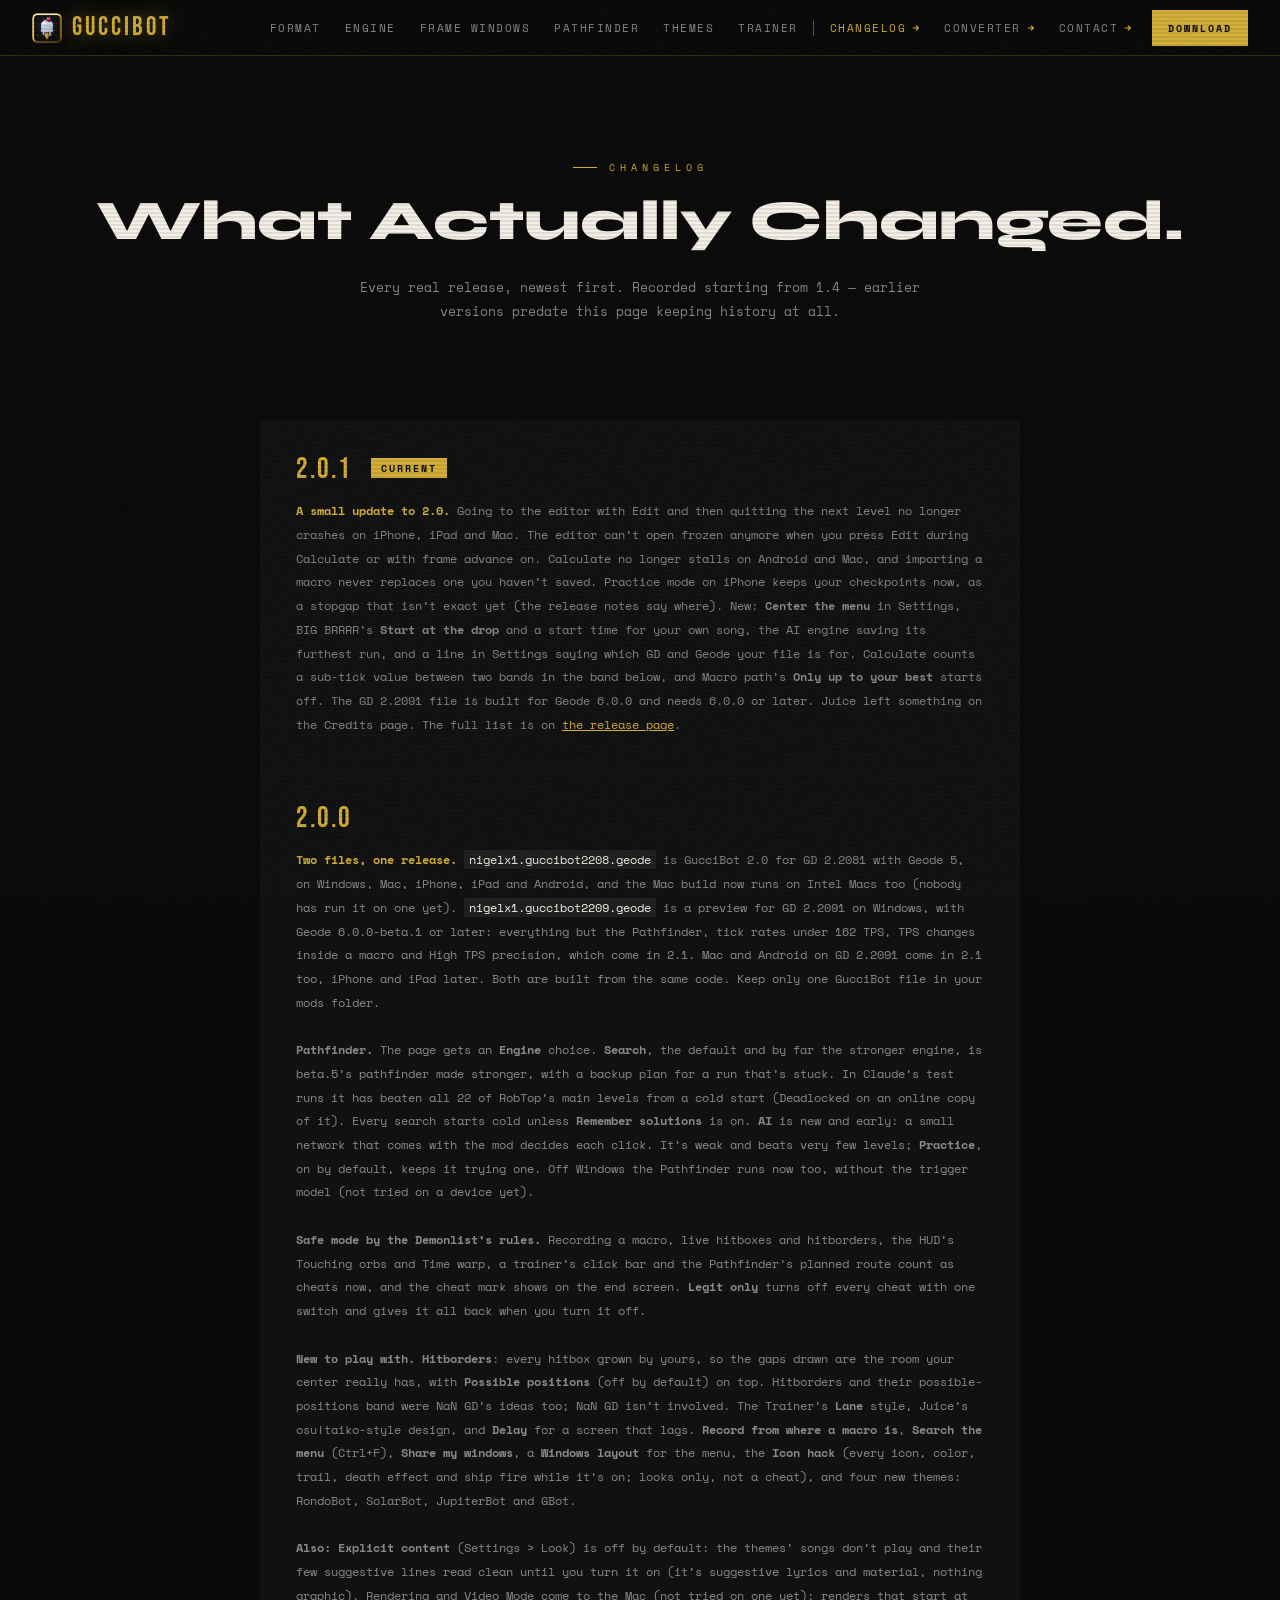
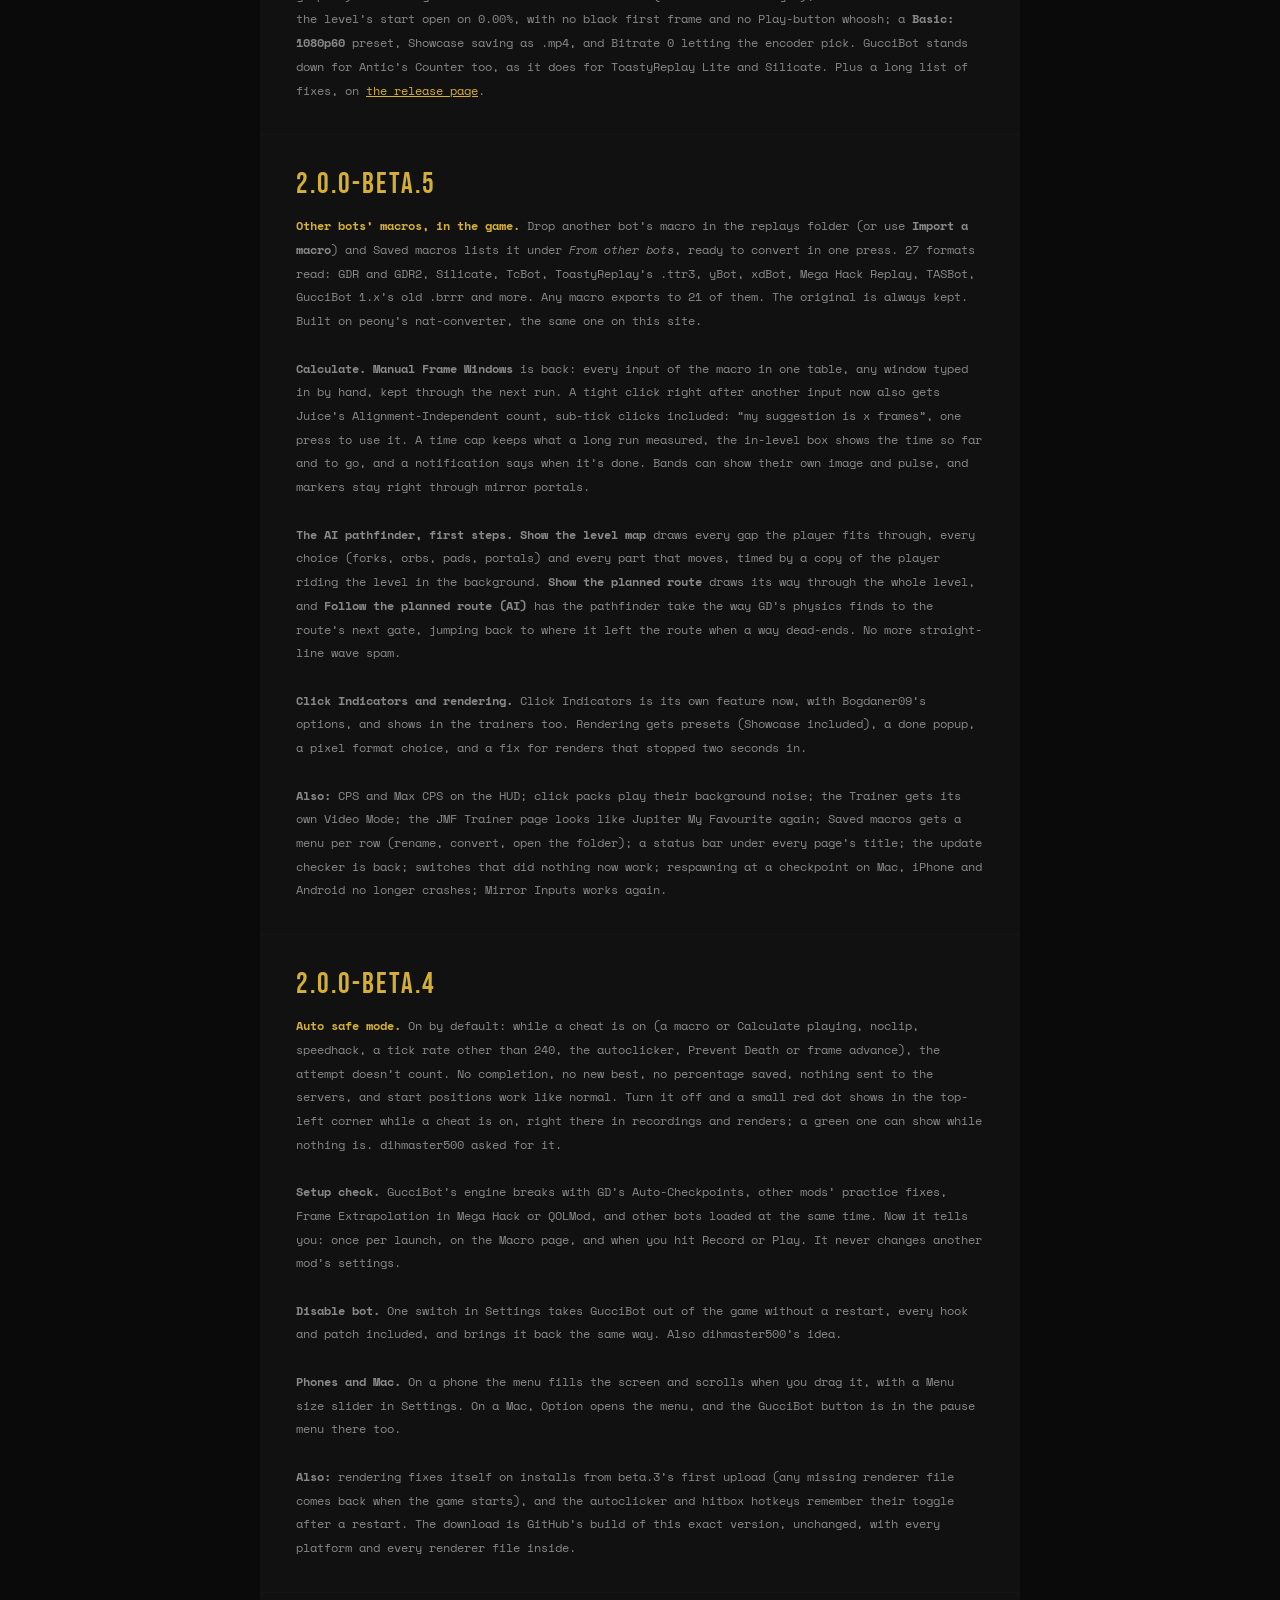
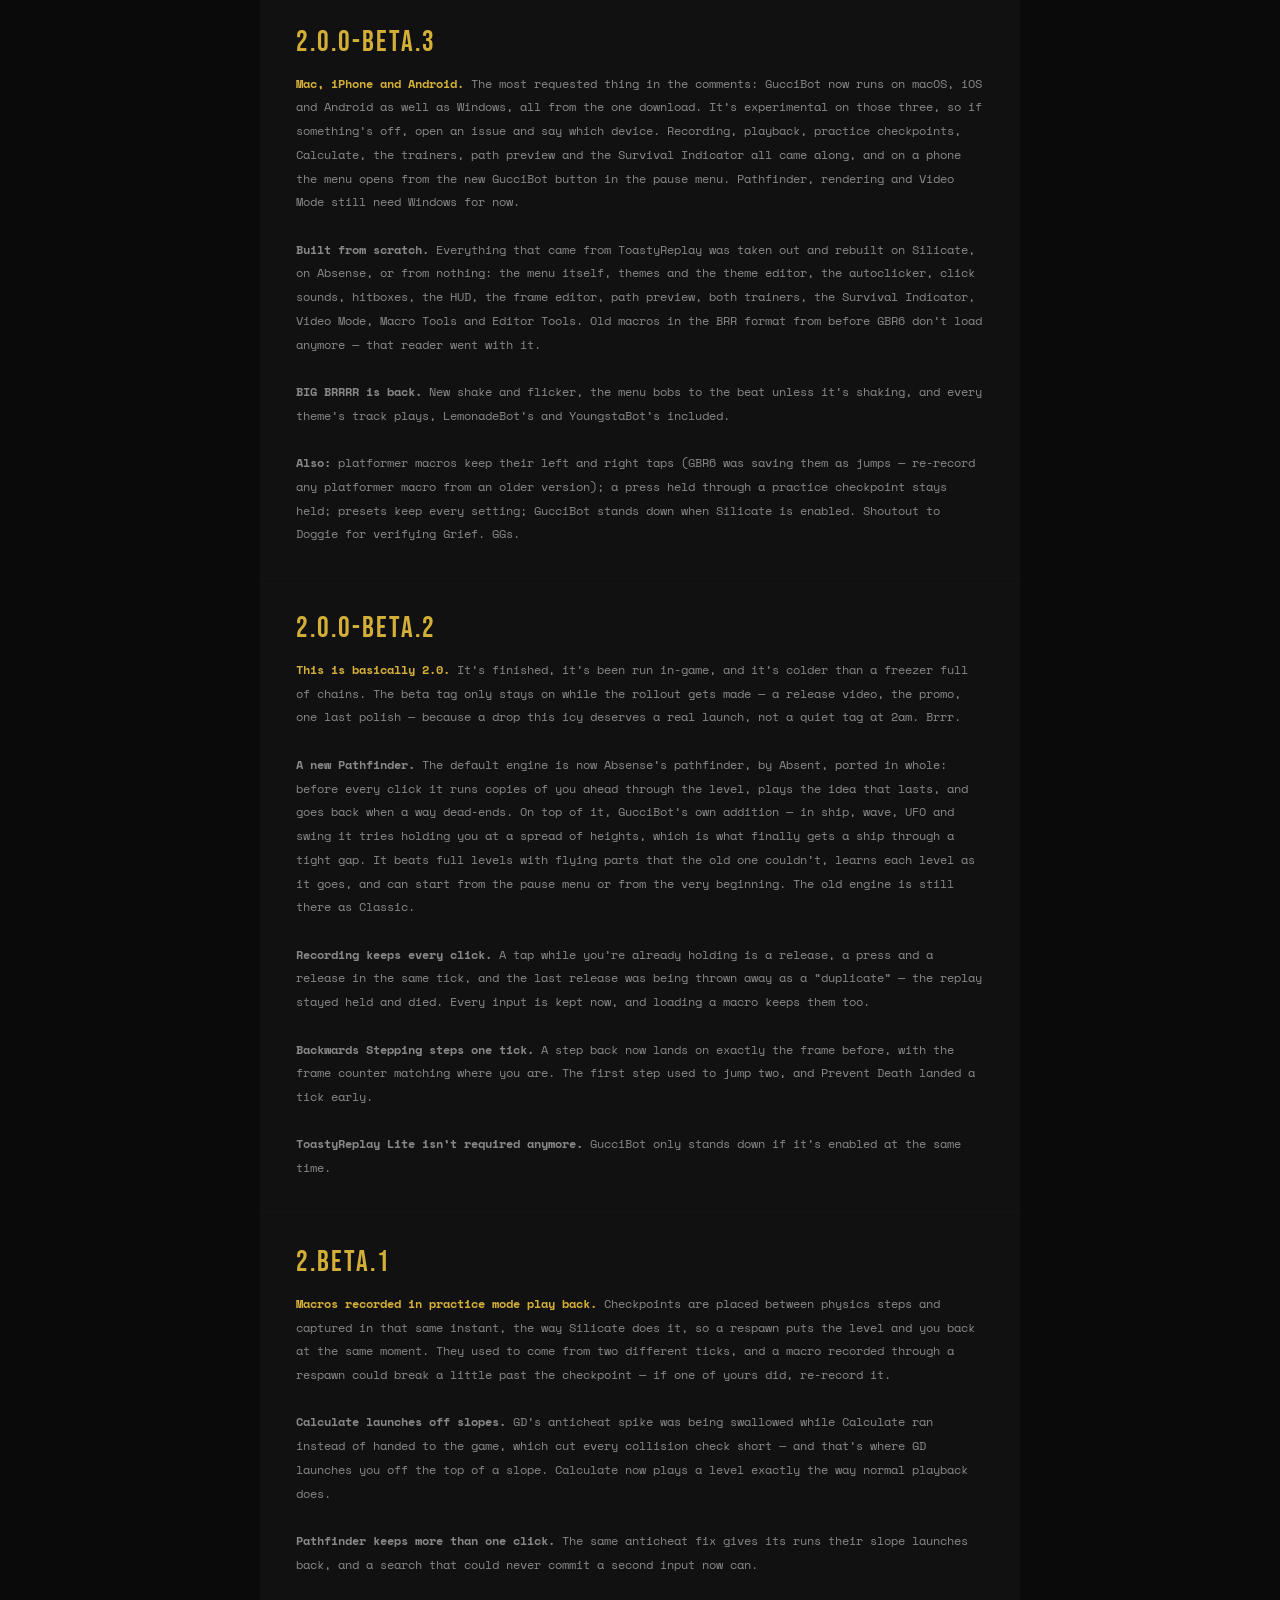
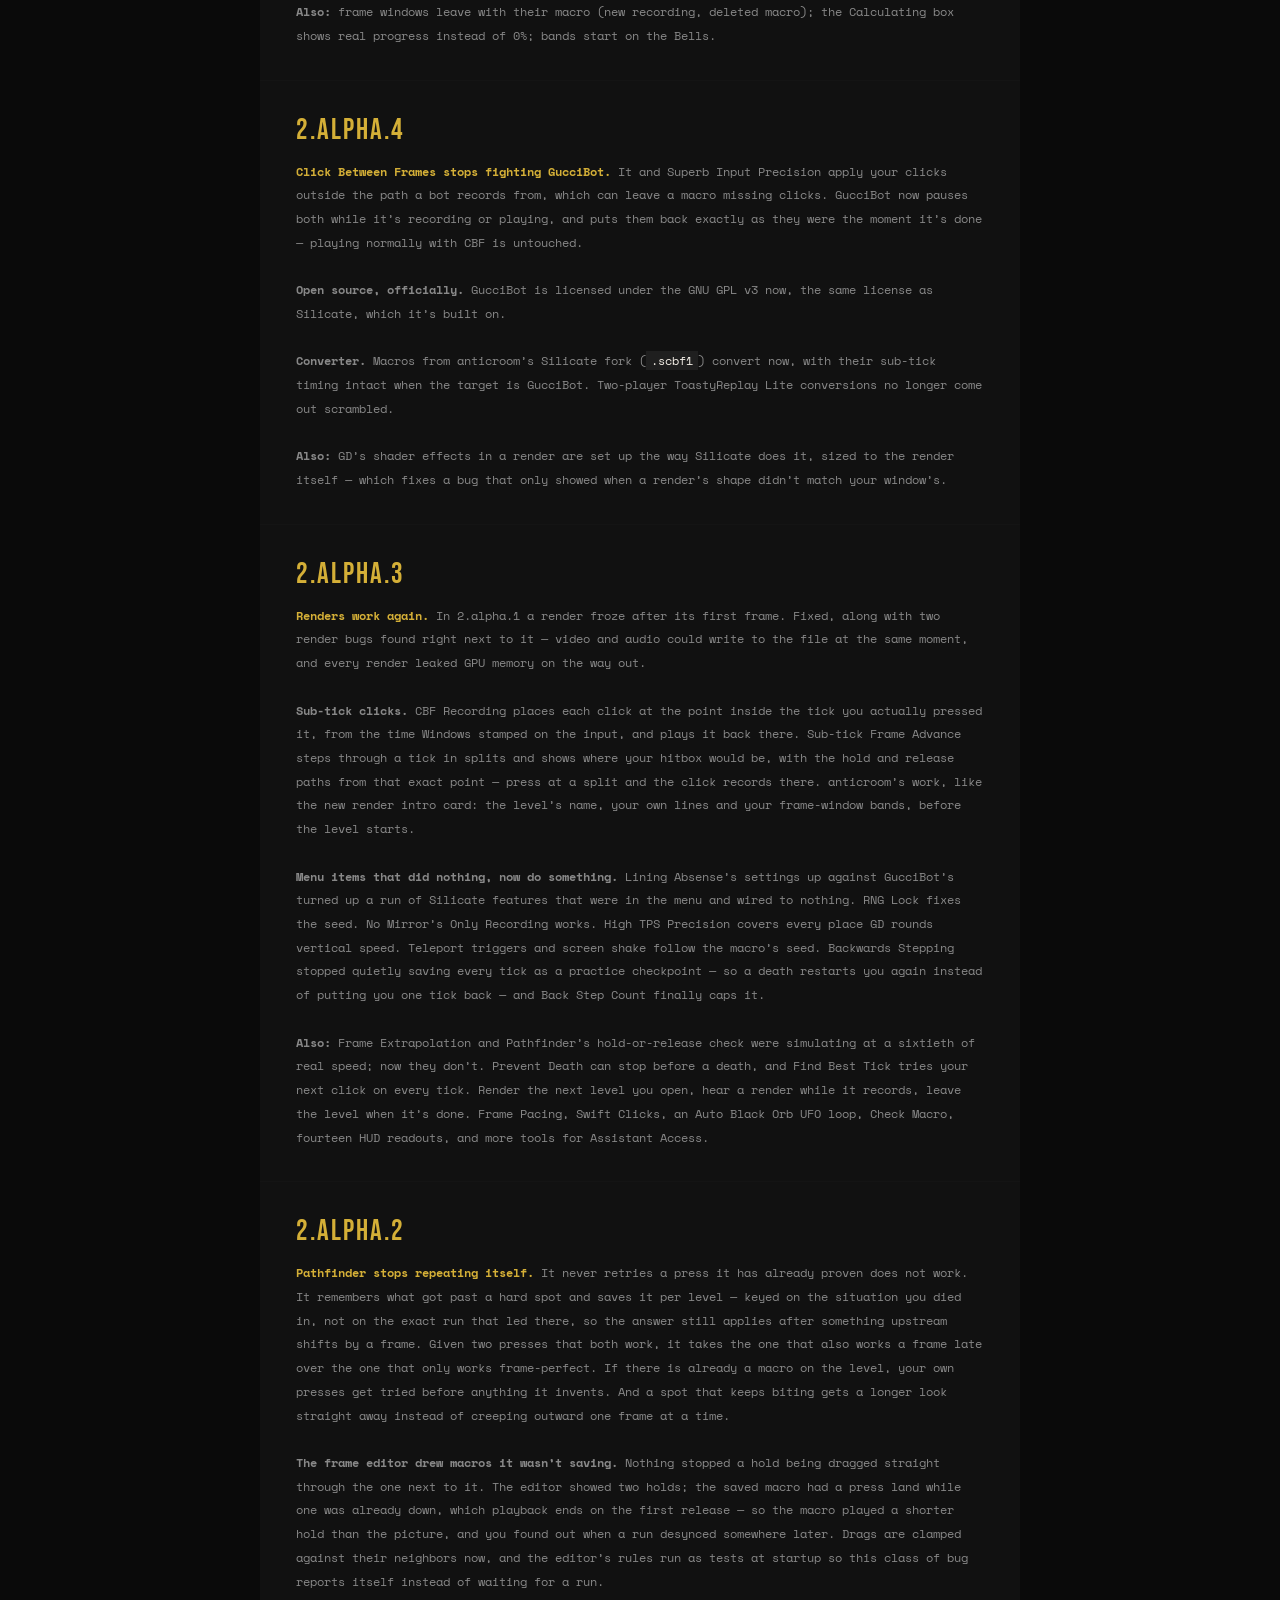
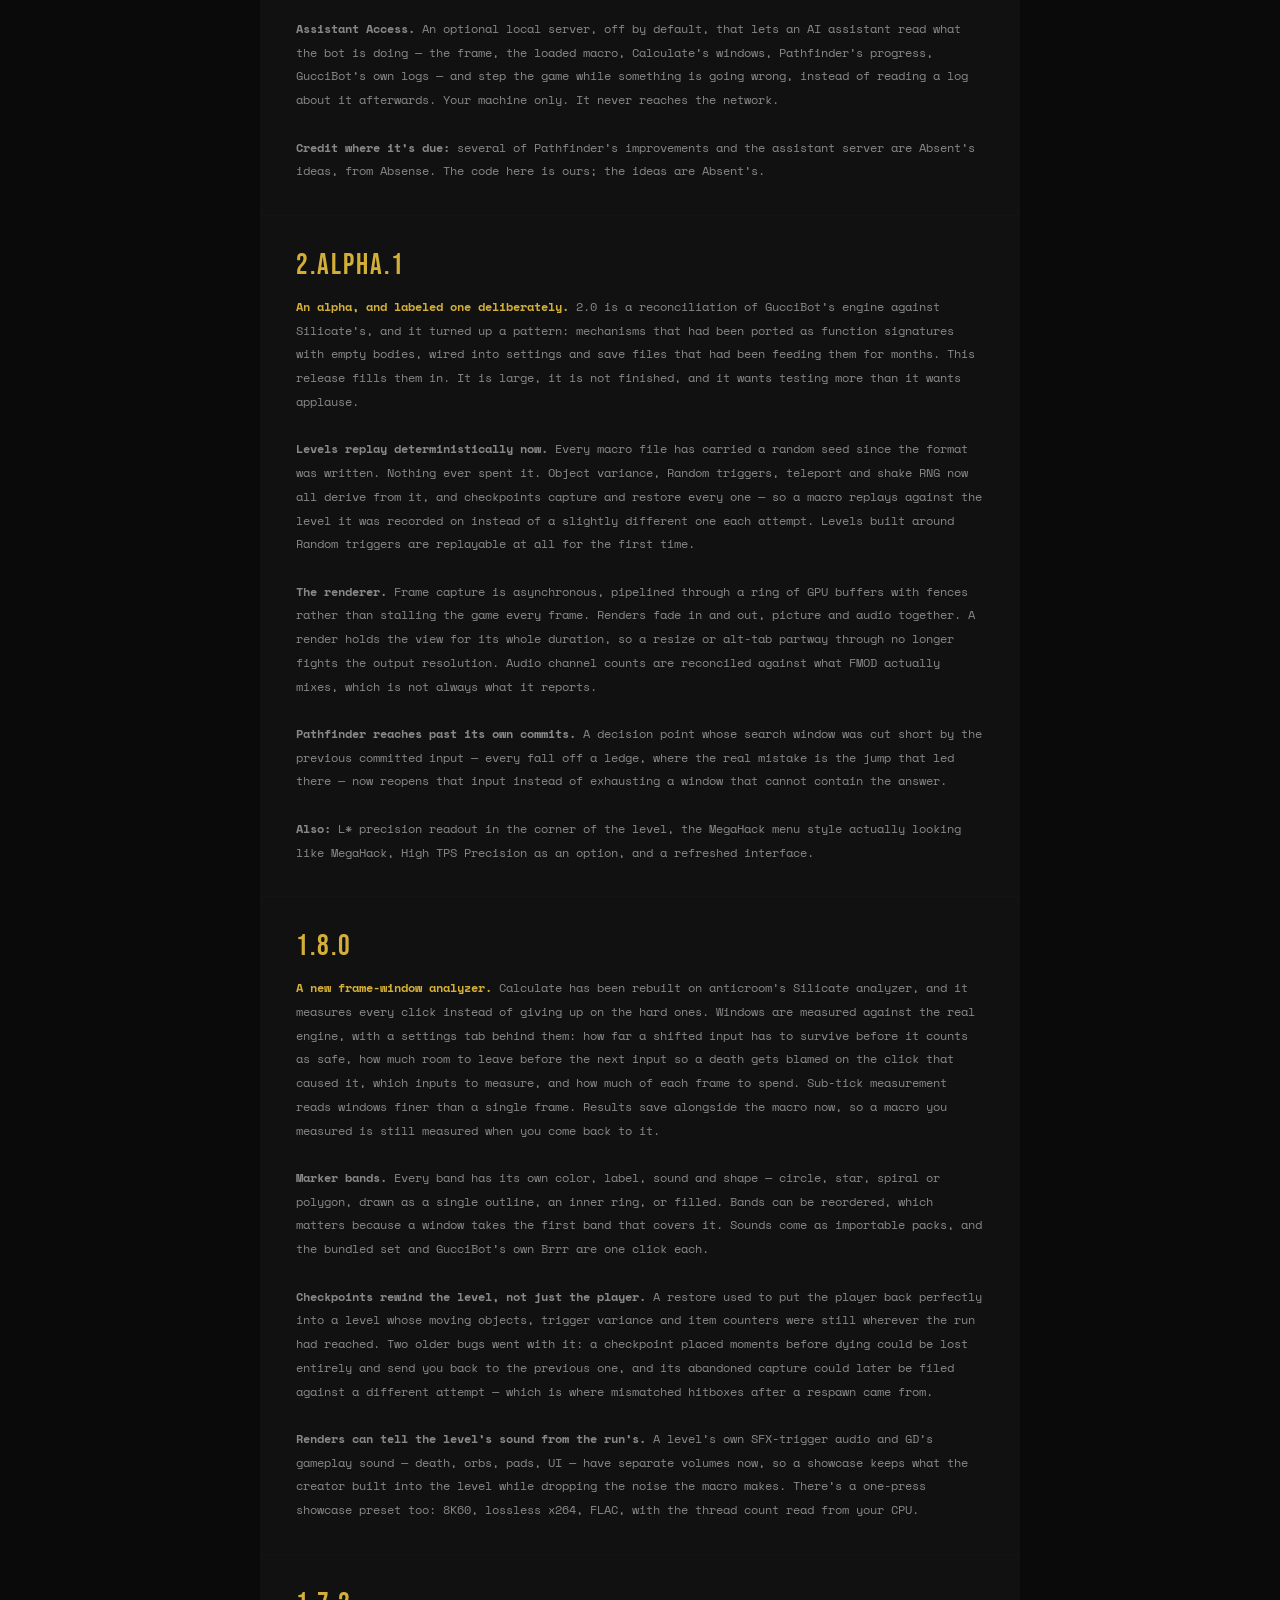
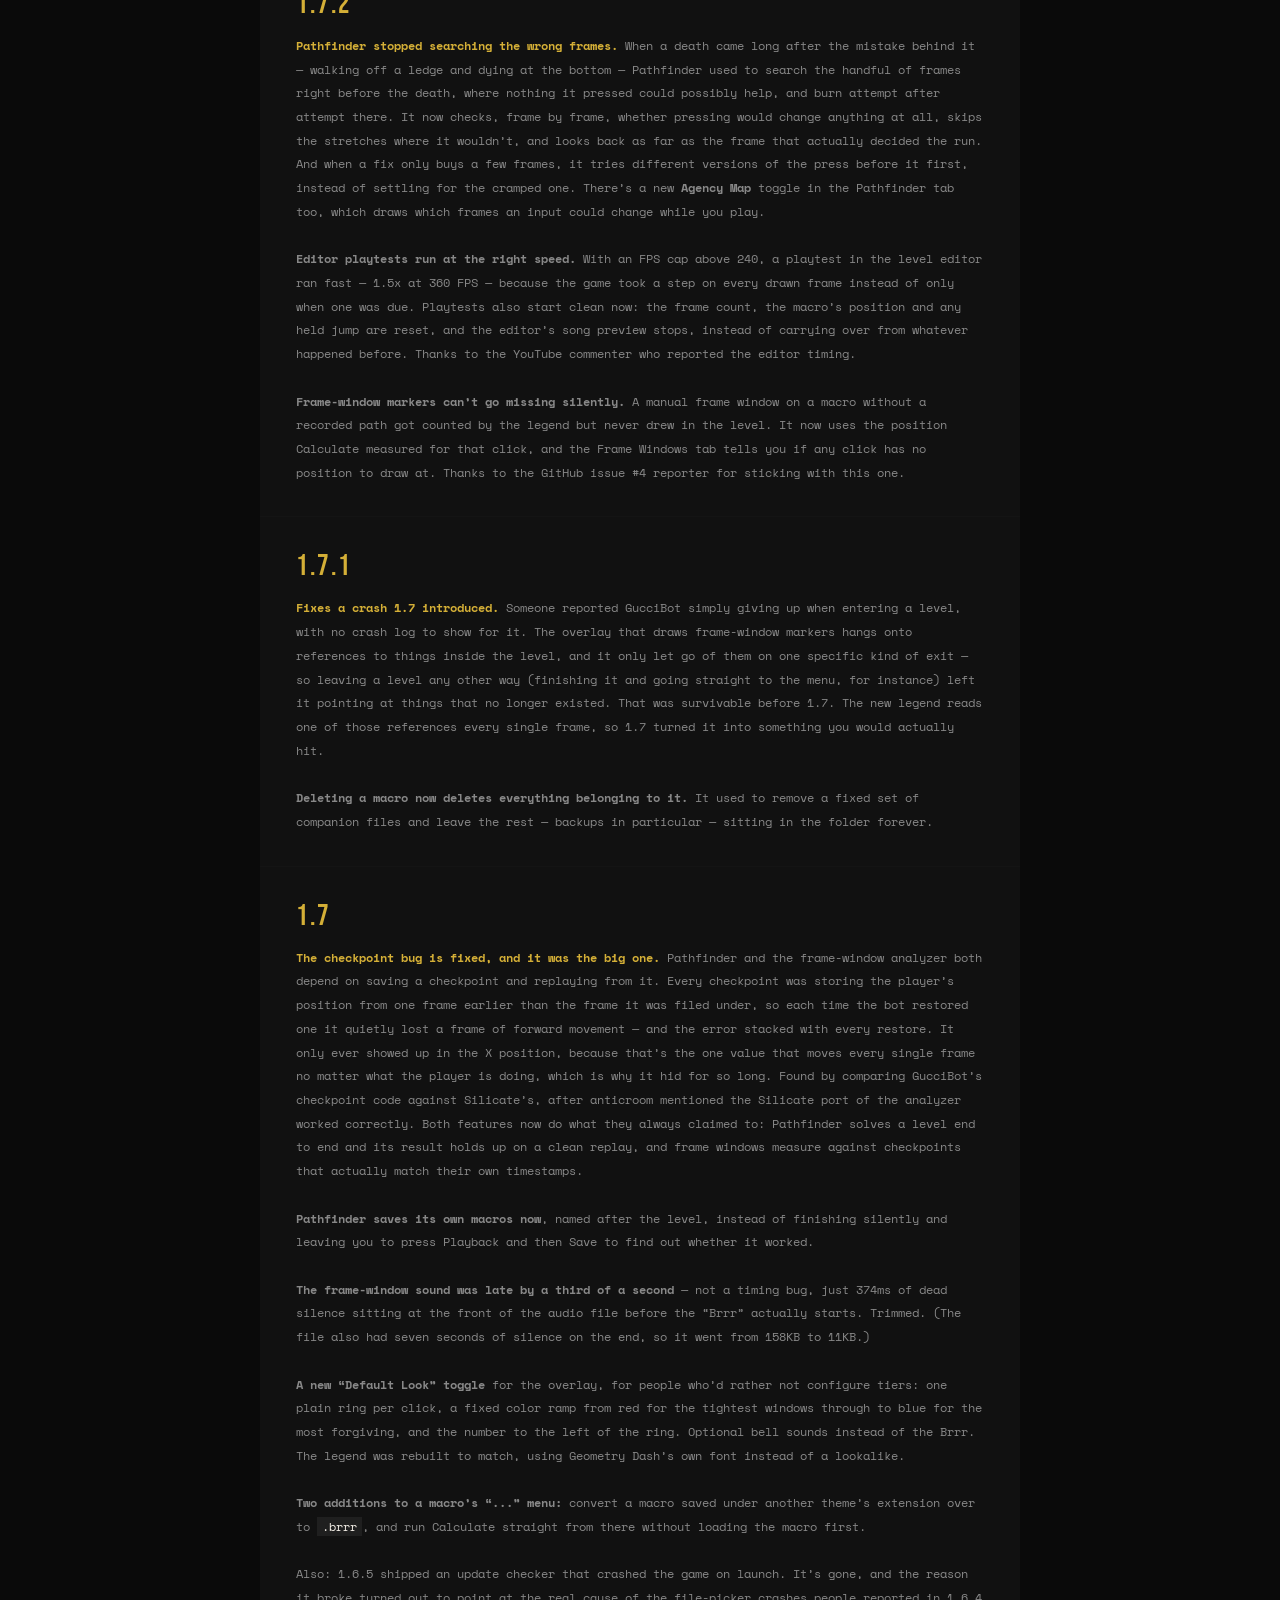
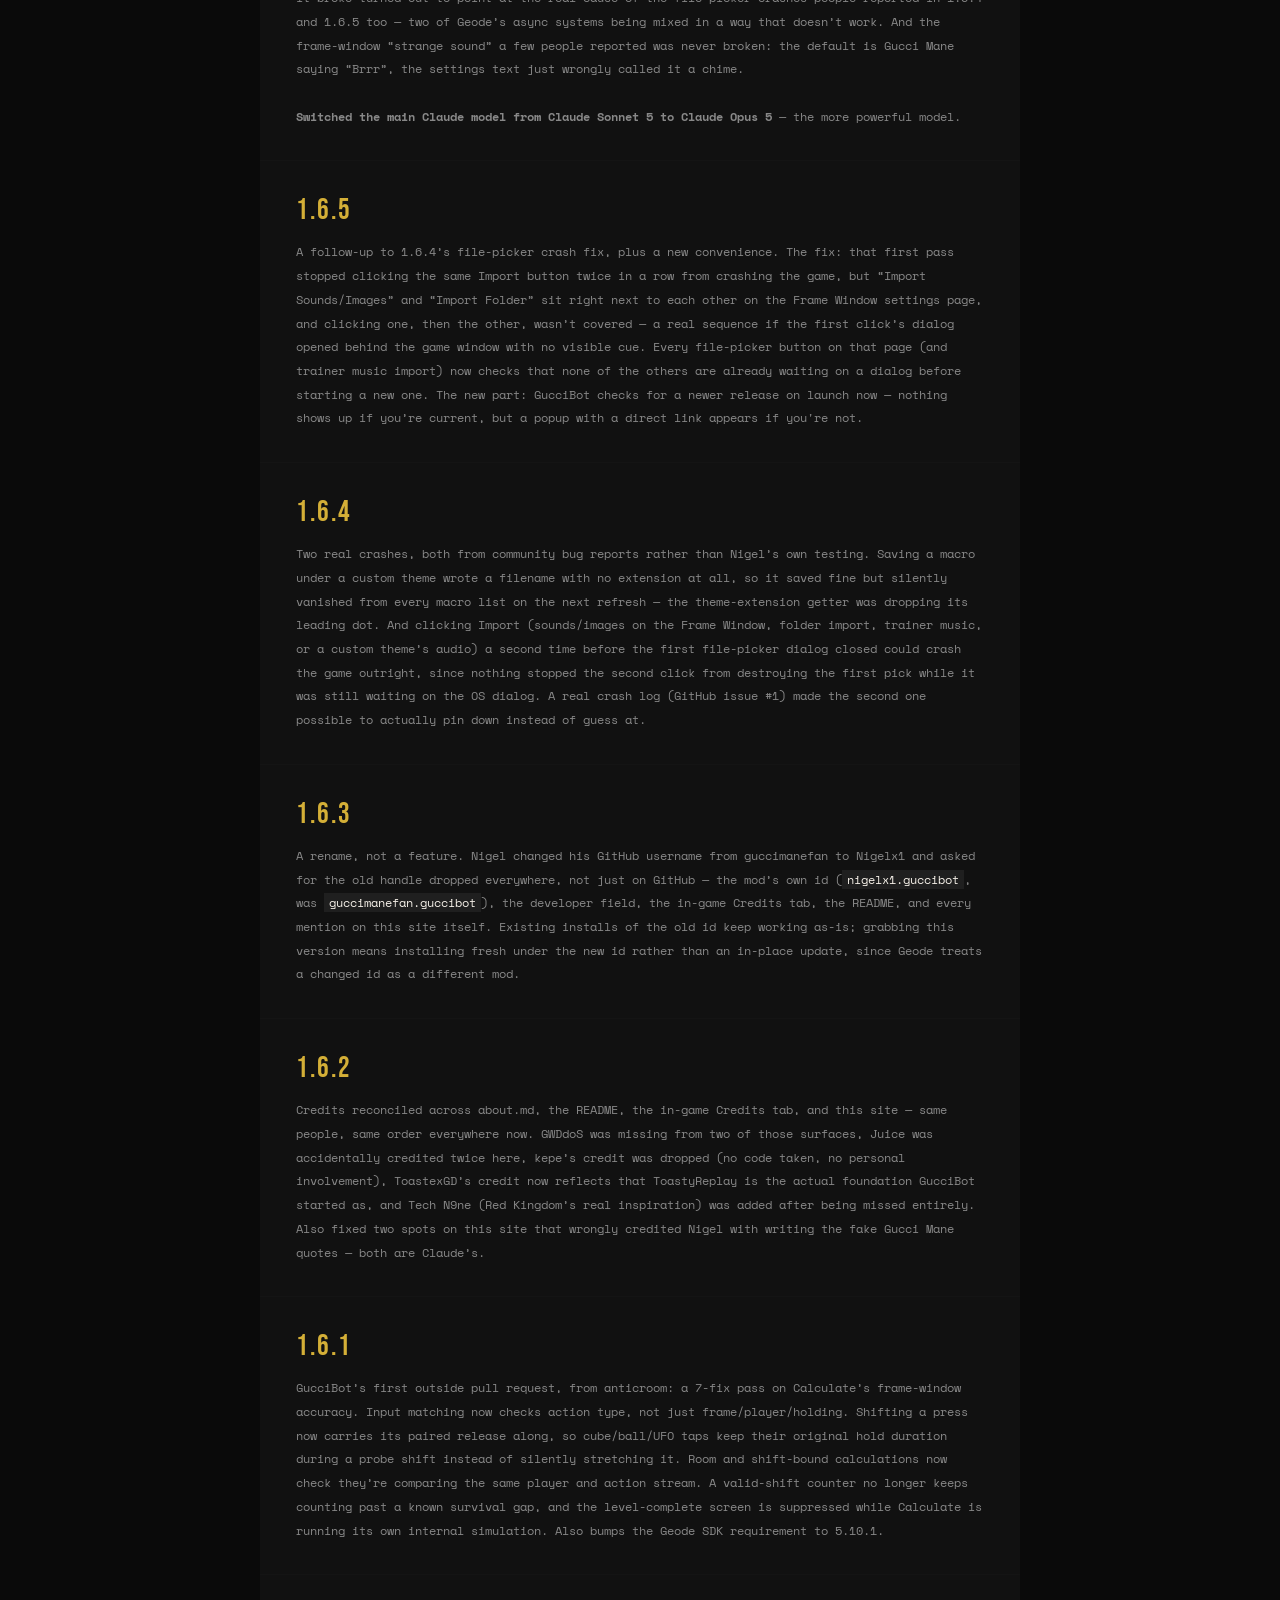
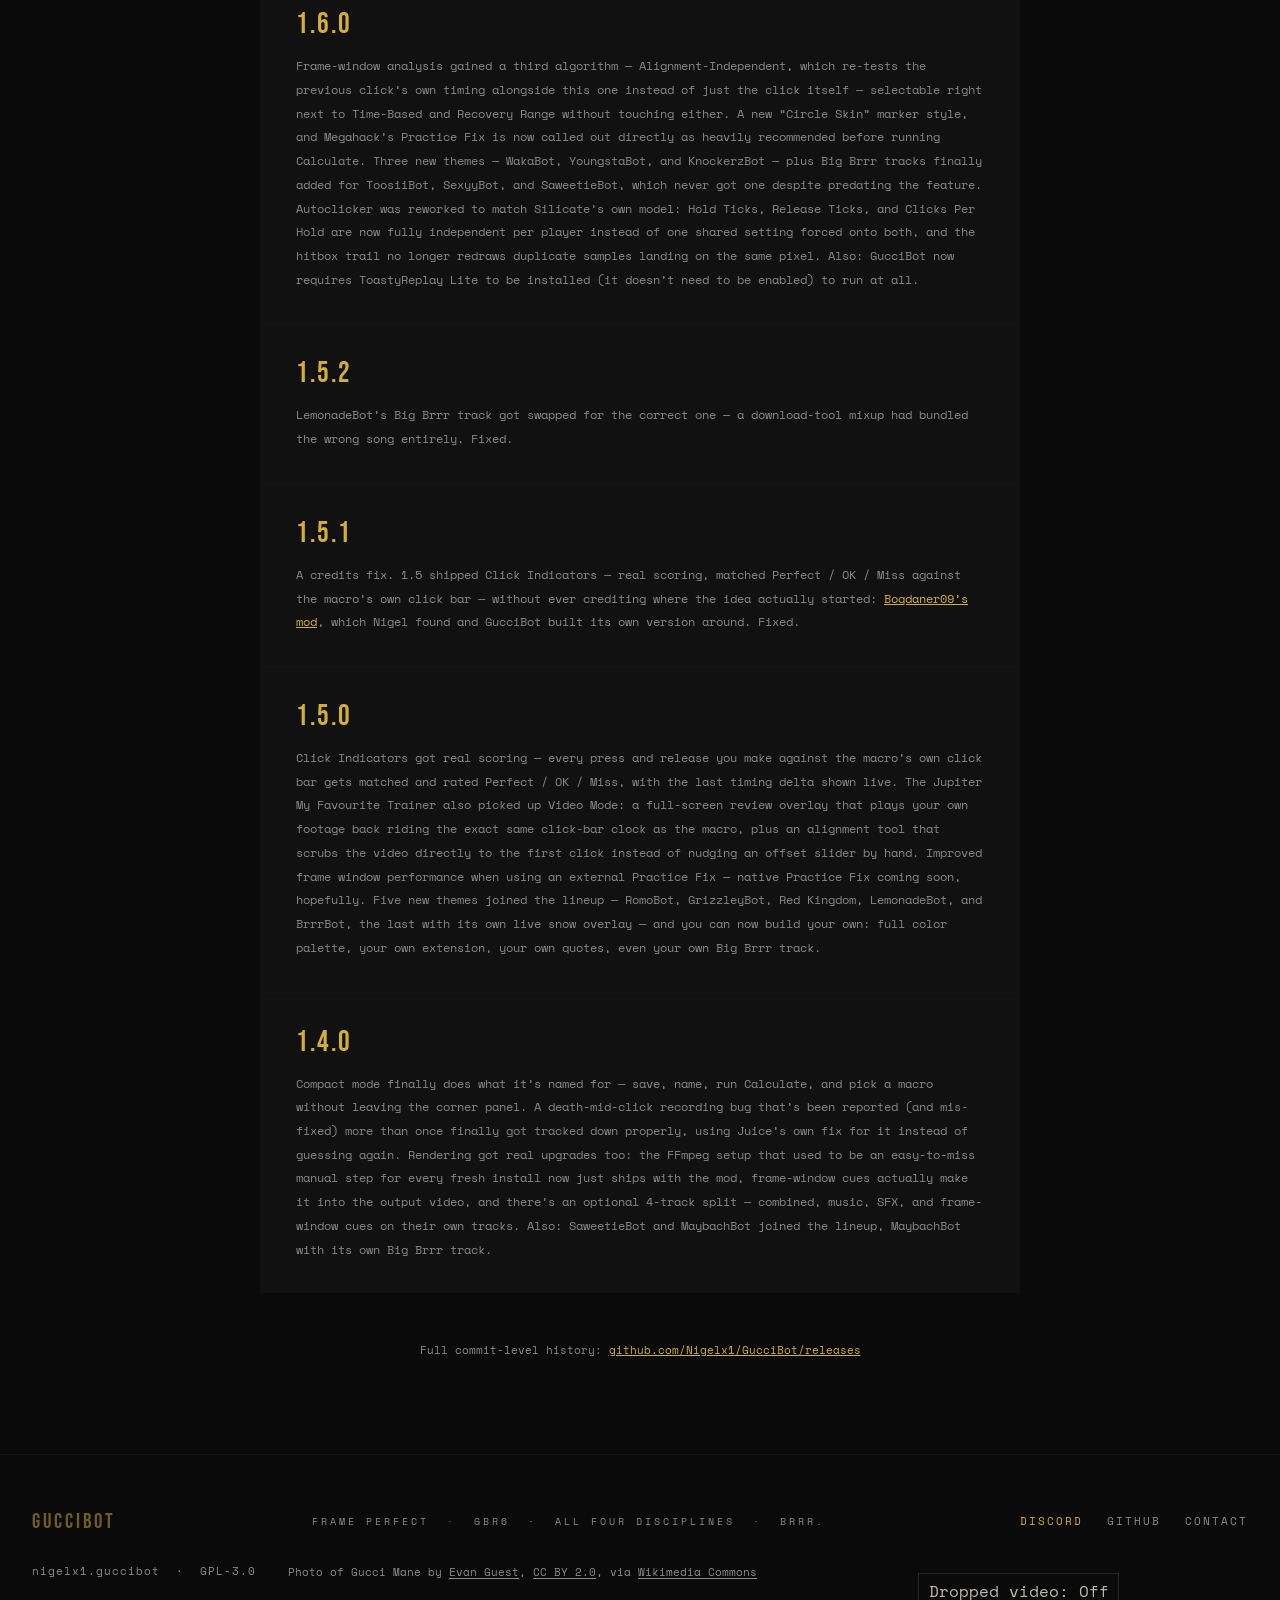
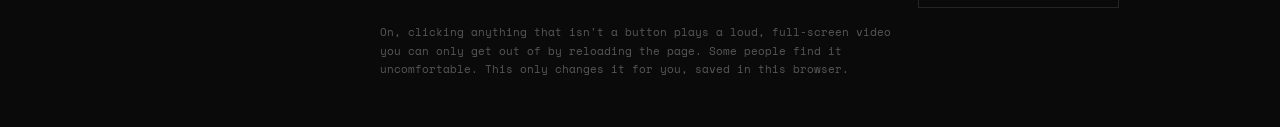
<file: changelog/index.html>
<!DOCTYPE html>
<html lang="en">
<head>
<meta charset="UTF-8">
<meta name="viewport" content="width=device-width, initial-scale=1.0">
<script>document.documentElement.classList.add('js');addEventListener('load',function(){if(!window.GucciBotReady)document.documentElement.classList.remove('js')})</script>
<title>Changelog — GucciBot</title>
<meta name="description" content="Every real GucciBot release, newest first.">
<meta property="og:type" content="website">
<meta property="og:url" content="https://guccibot.net/changelog/">
<link rel="canonical" href="https://guccibot.net/changelog/">
<meta property="og:title" content="Changelog — GucciBot">
<meta property="og:description" content="Every real GucciBot release, newest first.">
<meta property="og:image" content="https://guccibot.net/static/images/og-image.png">
<meta property="og:image:width" content="1200">
<meta property="og:image:height" content="630">
<meta property="og:image:alt" content="The GucciBot logo, an ice cream cone with a diamond scoop and a ruby cube on top in a gold frame, next to the name GucciBot">
<meta name="twitter:card" content="summary_large_image">
<meta name="twitter:title" content="Changelog — GucciBot">
<meta name="twitter:description" content="Every real GucciBot release, newest first.">
<meta name="twitter:image" content="https://guccibot.net/static/images/og-image.png">
<meta name="twitter:image:alt" content="The GucciBot logo, an ice cream cone with a diamond scoop and a ruby cube on top in a gold frame, next to the name GucciBot">
<link rel="icon" href="/favicon.ico?v=20261102" sizes="any">
<link rel="icon" href="/favicon-32.png?v=20261102" type="image/png" sizes="32x32">
<link rel="apple-touch-icon" href="/apple-touch-icon.png?v=20261102">
<link rel="manifest" href="/site.webmanifest">
<meta name="theme-color" content="#111110">
<link rel="preconnect" href="https://fonts.googleapis.com">
<link href="https://fonts.googleapis.com/css2?family=Bebas+Neue&family=Space+Mono:ital,wght@0,400;0,700;1,400&family=Syne:wght@400;700;800&display=swap" rel="stylesheet">
<link rel="stylesheet" href="/static/css/guccibot.css?v=20261123l">
<style>
  /* Changelog-page-only additions -- kept separate from the shared
     stylesheet since nothing else on the site needs these. */
  .changelog-hero {
    padding: 10rem 2rem 3rem;
    text-align: center;
  }
  .changelog-list {
    max-width: 760px;
    margin: 3rem auto 0;
    display: flex;
    flex-direction: column;
    gap: 1px;
    background: rgba(255,255,255,0.04);
  }
  .changelog-entry {
    background: var(--near-black);
    padding: 2rem 2.25rem;
  }
  .changelog-version {
    font-family: 'Bebas Neue', sans-serif;
    font-size: 1.8rem;
    letter-spacing: 2px;
    color: var(--gold);
    margin-bottom: 0.75rem;
  }
  .changelog-version .current-tag {
    font-family: 'Space Mono', monospace;
    font-size: 0.6rem;
    letter-spacing: 2px;
    text-transform: uppercase;
    color: var(--black);
    background: var(--gold);
    padding: 3px 10px;
    margin-left: 12px;
    vertical-align: middle;
    font-weight: 700;
  }
  .changelog-body {
    font-size: 0.78rem;
    color: #888;
    line-height: 1.9;
  }
  .changelog-body a { color: var(--gold); }
  .changelog-body code {
    font-family: 'Space Mono', monospace;
    font-size: 0.95em;
    color: var(--white);
    background: rgba(255,255,255,0.06);
    padding: 1px 5px;
    overflow-wrap: anywhere;
  }

  @media (max-width: 700px) {
    .changelog-hero { padding: 6.5rem 1.25rem 2rem; }
    .changelog-entry { padding: 1.5rem 1.25rem; }
  }
</style>
</head>
<body>

<!-- NAVIGATION (the same on every page; only the hrefs differ) -->
<nav aria-label="Main">
  <a class="nav-logo" href="/"><img class="nav-mark" src="/static/images/logo-96.png" alt="" width="30" height="30">GucciBot</a>
  <ul class="nav-links" id="nav-links">
    <li><a href="/#features">Format</a></li>
    <li><a href="/#engine">Engine</a></li>
    <li><a href="/#windows">Frame Windows</a></li>
    <li><a href="/#pathfinder">Pathfinder</a></li>
    <li><a href="/#themes">Themes</a></li>
    <li><a href="/#trainer">Trainer</a></li>
    <li class="nav-page"><a href="/changelog/" aria-current="page">Changelog</a></li>
    <li class="nav-page"><a href="/converter/">Converter</a></li>
    <li class="nav-page"><a href="/contact/">Contact</a></li>
  </ul>
  <a class="nav-cta" href="/#download">Download</a>
  <button class="nav-toggle" type="button" aria-expanded="false" aria-controls="nav-links"><span class="nav-toggle-icon" aria-hidden="true"></span><span class="nav-toggle-label">Menu</span></button>
  <button class="nav-scrim" type="button" tabindex="-1" aria-hidden="true"></button>
</nav>

<div class="changelog-hero reveal">
  <div class="section-label" style="justify-content:center">Changelog</div>
  <h2 class="section-title">What Actually Changed.</h2>
  <p style="max-width:560px; font-size:0.8rem; color:#888; line-height:1.9; margin:1rem auto 0;">
    Every real release, newest first. Recorded starting from 1.4 &mdash; earlier versions predate this page keeping history at all.
  </p>
</div>

<section style="padding-top:0">
  <div class="changelog-list reveal">

    <div class="changelog-entry">
      <div class="changelog-version">2.0.1 <span class="current-tag">Current</span></div>
      <div class="changelog-body">
        <strong style="color:var(--gold)">A small update to 2.0.</strong> Going to the editor with Edit and then quitting the next level no longer crashes on iPhone, iPad and Mac. The editor can&rsquo;t open frozen anymore when you press Edit during Calculate or with frame advance on. Calculate no longer stalls on Android and Mac, and importing a macro never replaces one you haven&rsquo;t saved. Practice mode on iPhone keeps your checkpoints now, as a stopgap that isn&rsquo;t exact yet (the release notes say where). New: <strong>Center the menu</strong> in Settings, BIG BRRRR&rsquo;s <strong>Start at the drop</strong> and a start time for your own song, the AI engine saving its furthest run, and a line in Settings saying which GD and Geode your file is for. Calculate counts a sub-tick value between two bands in the band below, and Macro path&rsquo;s <strong>Only up to your best</strong> starts off. The GD 2.2091 file is built for Geode 6.0.0 and needs 6.0.0 or later. Juice left something on the Credits page. The full list is on <a href="https://github.com/Nigelx1/GucciBot/releases/tag/v2.0.1">the release page</a>.
      </div>
    </div>

    <div class="changelog-entry">
      <div class="changelog-version">2.0.0</div>
      <div class="changelog-body">
        <strong style="color:var(--gold)">Two files, one release.</strong> <code>nigelx1.guccibot2208.geode</code> is GucciBot 2.0 for GD 2.2081 with Geode 5, on Windows, Mac, iPhone, iPad and Android, and the Mac build now runs on Intel Macs too (nobody has run it on one yet). <code>nigelx1.guccibot2209.geode</code> is a preview for GD 2.2091 on Windows, with Geode 6.0.0-beta.1 or later: everything but the Pathfinder, tick rates under 162 TPS, TPS changes inside a macro and High TPS precision, which come in 2.1. Mac and Android on GD 2.2091 come in 2.1 too, iPhone and iPad later. Both are built from the same code. Keep only one GucciBot file in your mods folder.
        <br><br>
        <strong>Pathfinder.</strong> The page gets an <strong>Engine</strong> choice. <strong>Search</strong>, the default and by far the stronger engine, is beta.5&rsquo;s pathfinder made stronger, with a backup plan for a run that&rsquo;s stuck. In Claude&rsquo;s test runs it has beaten all 22 of RobTop&rsquo;s main levels from a cold start (Deadlocked on an online copy of it). Every search starts cold unless <strong>Remember solutions</strong> is on. <strong>AI</strong> is new and early: a small network that comes with the mod decides each click. It&rsquo;s weak and beats very few levels; <strong>Practice</strong>, on by default, keeps it trying one. Off Windows the Pathfinder runs now too, without the trigger model (not tried on a device yet).
        <br><br>
        <strong>Safe mode by the Demonlist&rsquo;s rules.</strong> Recording a macro, live hitboxes and hitborders, the HUD&rsquo;s Touching orbs and Time warp, a trainer&rsquo;s click bar and the Pathfinder&rsquo;s planned route count as cheats now, and the cheat mark shows on the end screen. <strong>Legit only</strong> turns off every cheat with one switch and gives it all back when you turn it off.
        <br><br>
        <strong>New to play with.</strong> <strong>Hitborders</strong>: every hitbox grown by yours, so the gaps drawn are the room your center really has, with <strong>Possible positions</strong> (off by default) on top. Hitborders and their possible-positions band were NaN GD&rsquo;s ideas too; NaN GD isn&rsquo;t involved. The Trainer&rsquo;s <strong>Lane</strong> style, Juice&rsquo;s osu!taiko-style design, and <strong>Delay</strong> for a screen that lags. <strong>Record from where a macro is</strong>, <strong>Search the menu</strong> (Ctrl+F), <strong>Share my windows</strong>, a <strong>Windows layout</strong> for the menu, the <strong>Icon hack</strong> (every icon, color, trail, death effect and ship fire while it&rsquo;s on; looks only, not a cheat), and four new themes: RondoBot, SolarBot, JupiterBot and GBot.
        <br><br>
        <strong>Also:</strong> <strong>Explicit content</strong> (Settings &gt; Look) is off by default: the themes&rsquo; songs don&rsquo;t play and their few suggestive lines read clean until you turn it on (it&rsquo;s suggestive lyrics and material, nothing graphic). Rendering and Video Mode come to the Mac (not tried on one yet); renders that start at the level&rsquo;s start open on 0.00%, with no black first frame and no Play-button whoosh; a <strong>Basic: 1080p60</strong> preset, Showcase saving as .mp4, and Bitrate 0 letting the encoder pick. GucciBot stands down for Antic&rsquo;s Counter too, as it does for ToastyReplay Lite and Silicate. Plus a long list of fixes, on <a href="https://github.com/Nigelx1/GucciBot/releases/tag/v2.0.0">the release page</a>.
      </div>
    </div>

    <div class="changelog-entry">
      <div class="changelog-version">2.0.0-beta.5</div>
      <div class="changelog-body">
        <strong style="color:var(--gold)">Other bots&rsquo; macros, in the game.</strong> Drop another bot&rsquo;s macro in the replays folder (or use <strong>Import a macro</strong>) and Saved macros lists it under <em>From other bots</em>, ready to convert in one press. 27 formats read: GDR and GDR2, Silicate, TcBot, ToastyReplay&rsquo;s .ttr3, yBot, xdBot, Mega Hack Replay, TASBot, GucciBot 1.x&rsquo;s old .brrr and more. Any macro exports to 21 of them. The original is always kept. Built on peony&rsquo;s nat-converter, the same one on this site.
        <br><br>
        <strong>Calculate.</strong> <strong>Manual Frame Windows</strong> is back: every input of the macro in one table, any window typed in by hand, kept through the next run. A tight click right after another input now also gets Juice&rsquo;s Alignment-Independent count, sub-tick clicks included: &ldquo;my suggestion is x frames&rdquo;, one press to use it. A time cap keeps what a long run measured, the in-level box shows the time so far and to go, and a notification says when it&rsquo;s done. Bands can show their own image and pulse, and markers stay right through mirror portals.
        <br><br>
        <strong>The AI pathfinder, first steps.</strong> <strong>Show the level map</strong> draws every gap the player fits through, every choice (forks, orbs, pads, portals) and every part that moves, timed by a copy of the player riding the level in the background. <strong>Show the planned route</strong> draws its way through the whole level, and <strong>Follow the planned route (AI)</strong> has the pathfinder take the way GD&rsquo;s physics finds to the route&rsquo;s next gate, jumping back to where it left the route when a way dead-ends. No more straight-line wave spam.
        <br><br>
        <strong>Click Indicators and rendering.</strong> Click Indicators is its own feature now, with Bogdaner09&rsquo;s options, and shows in the trainers too. Rendering gets presets (Showcase included), a done popup, a pixel format choice, and a fix for renders that stopped two seconds in.
        <br><br>
        <strong>Also:</strong> CPS and Max CPS on the HUD; click packs play their background noise; the Trainer gets its own Video Mode; the JMF Trainer page looks like Jupiter My Favourite again; Saved macros gets a menu per row (rename, convert, open the folder); a status bar under every page&rsquo;s title; the update checker is back; switches that did nothing now work; respawning at a checkpoint on Mac, iPhone and Android no longer crashes; Mirror Inputs works again.
      </div>
    </div>

    <div class="changelog-entry">
      <div class="changelog-version">2.0.0-beta.4</div>
      <div class="changelog-body">
        <strong style="color:var(--gold)">Auto safe mode.</strong> On by default: while a cheat is on (a macro or Calculate playing, noclip, speedhack, a tick rate other than 240, the autoclicker, Prevent Death or frame advance), the attempt doesn&rsquo;t count. No completion, no new best, no percentage saved, nothing sent to the servers, and start positions work like normal. Turn it off and a small red dot shows in the top-left corner while a cheat is on, right there in recordings and renders; a green one can show while nothing is. dihmaster500 asked for it.
        <br><br>
        <strong>Setup check.</strong> GucciBot&rsquo;s engine breaks with GD&rsquo;s Auto-Checkpoints, other mods&rsquo; practice fixes, Frame Extrapolation in Mega Hack or QOLMod, and other bots loaded at the same time. Now it tells you: once per launch, on the Macro page, and when you hit Record or Play. It never changes another mod&rsquo;s settings.
        <br><br>
        <strong>Disable bot.</strong> One switch in Settings takes GucciBot out of the game without a restart, every hook and patch included, and brings it back the same way. Also dihmaster500&rsquo;s idea.
        <br><br>
        <strong>Phones and Mac.</strong> On a phone the menu fills the screen and scrolls when you drag it, with a Menu size slider in Settings. On a Mac, Option opens the menu, and the GucciBot button is in the pause menu there too.
        <br><br>
        <strong>Also:</strong> rendering fixes itself on installs from beta.3&rsquo;s first upload (any missing renderer file comes back when the game starts), and the autoclicker and hitbox hotkeys remember their toggle after a restart. The download is GitHub&rsquo;s build of this exact version, unchanged, with every platform and every renderer file inside.
      </div>
    </div>

    <div class="changelog-entry">
      <div class="changelog-version">2.0.0-beta.3</div>
      <div class="changelog-body">
        <strong style="color:var(--gold)">Mac, iPhone and Android.</strong> The most requested thing in the comments: GucciBot now runs on macOS, iOS and Android as well as Windows, all from the one download. It&rsquo;s experimental on those three, so if something&rsquo;s off, open an issue and say which device. Recording, playback, practice checkpoints, Calculate, the trainers, path preview and the Survival Indicator all came along, and on a phone the menu opens from the new GucciBot button in the pause menu. Pathfinder, rendering and Video Mode still need Windows for now.
        <br><br>
        <strong>Built from scratch.</strong> Everything that came from ToastyReplay was taken out and rebuilt on Silicate, on Absense, or from nothing: the menu itself, themes and the theme editor, the autoclicker, click sounds, hitboxes, the HUD, the frame editor, path preview, both trainers, the Survival Indicator, Video Mode, Macro Tools and Editor Tools. Old macros in the BRR format from before GBR6 don&rsquo;t load anymore &mdash; that reader went with it.
        <br><br>
        <strong>BIG BRRRR is back.</strong> New shake and flicker, the menu bobs to the beat unless it&rsquo;s shaking, and every theme&rsquo;s track plays, LemonadeBot&rsquo;s and YoungstaBot&rsquo;s included.
        <br><br>
        <strong>Also:</strong> platformer macros keep their left and right taps (GBR6 was saving them as jumps &mdash; re-record any platformer macro from an older version); a press held through a practice checkpoint stays held; presets keep every setting; GucciBot stands down when Silicate is enabled. Shoutout to Doggie for verifying Grief. GGs.
      </div>
    </div>

    <div class="changelog-entry">
      <div class="changelog-version">2.0.0-beta.2</div>
      <div class="changelog-body">
        <strong style="color:var(--gold)">This is basically 2.0.</strong> It&rsquo;s finished, it&rsquo;s been run in-game, and it&rsquo;s colder than a freezer full of chains. The beta tag only stays on while the rollout gets made &mdash; a release video, the promo, one last polish &mdash; because a drop this icy deserves a real launch, not a quiet tag at 2am. Brrr.
        <br><br>
        <strong>A new Pathfinder.</strong> The default engine is now Absense&rsquo;s pathfinder, by Absent, ported in whole: before every click it runs copies of you ahead through the level, plays the idea that lasts, and goes back when a way dead-ends. On top of it, GucciBot&rsquo;s own addition &mdash; in ship, wave, UFO and swing it tries holding you at a spread of heights, which is what finally gets a ship through a tight gap. It beats full levels with flying parts that the old one couldn&rsquo;t, learns each level as it goes, and can start from the pause menu or from the very beginning. The old engine is still there as Classic.
        <br><br>
        <strong>Recording keeps every click.</strong> A tap while you&rsquo;re already holding is a release, a press and a release in the same tick, and the last release was being thrown away as a &ldquo;duplicate&rdquo; &mdash; the replay stayed held and died. Every input is kept now, and loading a macro keeps them too.
        <br><br>
        <strong>Backwards Stepping steps one tick.</strong> A step back now lands on exactly the frame before, with the frame counter matching where you are. The first step used to jump two, and Prevent Death landed a tick early.
        <br><br>
        <strong>ToastyReplay Lite isn&rsquo;t required anymore.</strong> GucciBot only stands down if it&rsquo;s enabled at the same time.
      </div>
    </div>

    <div class="changelog-entry">
      <div class="changelog-version">2.beta.1</div>
      <div class="changelog-body">
        <strong style="color:var(--gold)">Macros recorded in practice mode play back.</strong> Checkpoints are placed between physics steps and captured in that same instant, the way Silicate does it, so a respawn puts the level and you back at the same moment. They used to come from two different ticks, and a macro recorded through a respawn could break a little past the checkpoint &mdash; if one of yours did, re-record it.
        <br><br>
        <strong>Calculate launches off slopes.</strong> GD&rsquo;s anticheat spike was being swallowed while Calculate ran instead of handed to the game, which cut every collision check short &mdash; and that&rsquo;s where GD launches you off the top of a slope. Calculate now plays a level exactly the way normal playback does.
        <br><br>
        <strong>Pathfinder keeps more than one click.</strong> The same anticheat fix gives its runs their slope launches back, and a search that could never commit a second input now can.
        <br><br>
        <strong>Also:</strong> frame windows leave with their macro (new recording, deleted macro); the Calculating box shows real progress instead of 0%; bands start on the Bells.
      </div>
    </div>

    <div class="changelog-entry">
      <div class="changelog-version">2.alpha.4</div>
      <div class="changelog-body">
        <strong style="color:var(--gold)">Click Between Frames stops fighting GucciBot.</strong> It and Superb Input Precision apply your clicks outside the path a bot records from, which can leave a macro missing clicks. GucciBot now pauses both while it&rsquo;s recording or playing, and puts them back exactly as they were the moment it&rsquo;s done &mdash; playing normally with CBF is untouched.
        <br><br>
        <strong>Open source, officially.</strong> GucciBot is licensed under the GNU GPL v3 now, the same license as Silicate, which it&rsquo;s built on.
        <br><br>
        <strong>Converter.</strong> Macros from anticroom&rsquo;s Silicate fork (<code>.scbf1</code>) convert now, with their sub-tick timing intact when the target is GucciBot. Two-player ToastyReplay Lite conversions no longer come out scrambled.
        <br><br>
        <strong>Also:</strong> GD&rsquo;s shader effects in a render are set up the way Silicate does it, sized to the render itself &mdash; which fixes a bug that only showed when a render&rsquo;s shape didn&rsquo;t match your window&rsquo;s.
      </div>
    </div>

    <div class="changelog-entry">
      <div class="changelog-version">2.alpha.3</div>
      <div class="changelog-body">
        <strong style="color:var(--gold)">Renders work again.</strong> In 2.alpha.1 a render froze after its first frame. Fixed, along with two render bugs found right next to it &mdash; video and audio could write to the file at the same moment, and every render leaked GPU memory on the way out.
        <br><br>
        <strong>Sub-tick clicks.</strong> CBF Recording places each click at the point inside the tick you actually pressed it, from the time Windows stamped on the input, and plays it back there. Sub-tick Frame Advance steps through a tick in splits and shows where your hitbox would be, with the hold and release paths from that exact point &mdash; press at a split and the click records there. anticroom&rsquo;s work, like the new render intro card: the level&rsquo;s name, your own lines and your frame-window bands, before the level starts.
        <br><br>
        <strong>Menu items that did nothing, now do something.</strong> Lining Absense&rsquo;s settings up against GucciBot&rsquo;s turned up a run of Silicate features that were in the menu and wired to nothing. RNG Lock fixes the seed. No Mirror&rsquo;s Only Recording works. High TPS Precision covers every place GD rounds vertical speed. Teleport triggers and screen shake follow the macro&rsquo;s seed. Backwards Stepping stopped quietly saving every tick as a practice checkpoint &mdash; so a death restarts you again instead of putting you one tick back &mdash; and Back Step Count finally caps it.
        <br><br>
        <strong>Also:</strong> Frame Extrapolation and Pathfinder&rsquo;s hold-or-release check were simulating at a sixtieth of real speed; now they don&rsquo;t. Prevent Death can stop before a death, and Find Best Tick tries your next click on every tick. Render the next level you open, hear a render while it records, leave the level when it&rsquo;s done. Frame Pacing, Swift Clicks, an Auto Black Orb UFO loop, Check Macro, fourteen HUD readouts, and more tools for Assistant Access.
      </div>
    </div>

    <div class="changelog-entry">
      <div class="changelog-version">2.alpha.2</div>
      <div class="changelog-body">
        <strong style="color:var(--gold)">Pathfinder stops repeating itself.</strong> It never retries a press it has already proven does not work. It remembers what got past a hard spot and saves it per level &mdash; keyed on the situation you died in, not on the exact run that led there, so the answer still applies after something upstream shifts by a frame. Given two presses that both work, it takes the one that also works a frame late over the one that only works frame-perfect. If there is already a macro on the level, your own presses get tried before anything it invents. And a spot that keeps biting gets a longer look straight away instead of creeping outward one frame at a time.
        <br><br>
        <strong>The frame editor drew macros it wasn&rsquo;t saving.</strong> Nothing stopped a hold being dragged straight through the one next to it. The editor showed two holds; the saved macro had a press land while one was already down, which playback ends on the first release &mdash; so the macro played a shorter hold than the picture, and you found out when a run desynced somewhere later. Drags are clamped against their neighbors now, and the editor&rsquo;s rules run as tests at startup so this class of bug reports itself instead of waiting for a run.
        <br><br>
        <strong>Assistant Access.</strong> An optional local server, off by default, that lets an AI assistant read what the bot is doing &mdash; the frame, the loaded macro, Calculate&rsquo;s windows, Pathfinder&rsquo;s progress, GucciBot&rsquo;s own logs &mdash; and step the game while something is going wrong, instead of reading a log about it afterwards. Your machine only. It never reaches the network.
        <br><br>
        <strong>Credit where it&rsquo;s due:</strong> several of Pathfinder&rsquo;s improvements and the assistant server are Absent&rsquo;s ideas, from Absense. The code here is ours; the ideas are Absent&rsquo;s.
      </div>
    </div>

    <div class="changelog-entry">
      <div class="changelog-version">2.alpha.1</div>
      <div class="changelog-body">
        <strong style="color:var(--gold)">An alpha, and labeled one deliberately.</strong> 2.0 is a reconciliation of GucciBot&rsquo;s engine against Silicate&rsquo;s, and it turned up a pattern: mechanisms that had been ported as function signatures with empty bodies, wired into settings and save files that had been feeding them for months. This release fills them in. It is large, it is not finished, and it wants testing more than it wants applause.
        <br><br>
        <strong>Levels replay deterministically now.</strong> Every macro file has carried a random seed since the format was written. Nothing ever spent it. Object variance, Random triggers, teleport and shake RNG now all derive from it, and checkpoints capture and restore every one &mdash; so a macro replays against the level it was recorded on instead of a slightly different one each attempt. Levels built around Random triggers are replayable at all for the first time.
        <br><br>
        <strong>The renderer.</strong> Frame capture is asynchronous, pipelined through a ring of GPU buffers with fences rather than stalling the game every frame. Renders fade in and out, picture and audio together. A render holds the view for its whole duration, so a resize or alt-tab partway through no longer fights the output resolution. Audio channel counts are reconciled against what FMOD actually mixes, which is not always what it reports.
        <br><br>
        <strong>Pathfinder reaches past its own commits.</strong> A decision point whose search window was cut short by the previous committed input &mdash; every fall off a ledge, where the real mistake is the jump that led there &mdash; now reopens that input instead of exhausting a window that cannot contain the answer.
        <br><br>
        <strong>Also:</strong> L* precision readout in the corner of the level, the MegaHack menu style actually looking like MegaHack, High TPS Precision as an option, and a refreshed interface.
      </div>
    </div>

    <div class="changelog-entry">
      <div class="changelog-version">1.8.0</div>
      <div class="changelog-body">
        <strong style="color:var(--gold)">A new frame-window analyzer.</strong> Calculate has been rebuilt on anticroom&rsquo;s Silicate analyzer, and it measures every click instead of giving up on the hard ones. Windows are measured against the real engine, with a settings tab behind them: how far a shifted input has to survive before it counts as safe, how much room to leave before the next input so a death gets blamed on the click that caused it, which inputs to measure, and how much of each frame to spend. Sub-tick measurement reads windows finer than a single frame. Results save alongside the macro now, so a macro you measured is still measured when you come back to it.
        <br><br>
        <strong>Marker bands.</strong> Every band has its own color, label, sound and shape &mdash; circle, star, spiral or polygon, drawn as a single outline, an inner ring, or filled. Bands can be reordered, which matters because a window takes the first band that covers it. Sounds come as importable packs, and the bundled set and GucciBot&rsquo;s own Brrr are one click each.
        <br><br>
        <strong>Checkpoints rewind the level, not just the player.</strong> A restore used to put the player back perfectly into a level whose moving objects, trigger variance and item counters were still wherever the run had reached. Two older bugs went with it: a checkpoint placed moments before dying could be lost entirely and send you back to the previous one, and its abandoned capture could later be filed against a different attempt &mdash; which is where mismatched hitboxes after a respawn came from.
        <br><br>
        <strong>Renders can tell the level&rsquo;s sound from the run&rsquo;s.</strong> A level&rsquo;s own SFX-trigger audio and GD&rsquo;s gameplay sound &mdash; death, orbs, pads, UI &mdash; have separate volumes now, so a showcase keeps what the creator built into the level while dropping the noise the macro makes. There&rsquo;s a one-press showcase preset too: 8K60, lossless x264, FLAC, with the thread count read from your CPU.
      </div>
    </div>

    <div class="changelog-entry">
      <div class="changelog-version">1.7.2</div>
      <div class="changelog-body">
        <strong style="color:var(--gold)">Pathfinder stopped searching the wrong frames.</strong> When a death came long after the mistake behind it &mdash; walking off a ledge and dying at the bottom &mdash; Pathfinder used to search the handful of frames right before the death, where nothing it pressed could possibly help, and burn attempt after attempt there. It now checks, frame by frame, whether pressing would change anything at all, skips the stretches where it wouldn&rsquo;t, and looks back as far as the frame that actually decided the run. And when a fix only buys a few frames, it tries different versions of the press before it first, instead of settling for the cramped one. There&rsquo;s a new <strong>Agency Map</strong> toggle in the Pathfinder tab too, which draws which frames an input could change while you play.
        <br><br>
        <strong>Editor playtests run at the right speed.</strong> With an FPS cap above 240, a playtest in the level editor ran fast &mdash; 1.5x at 360 FPS &mdash; because the game took a step on every drawn frame instead of only when one was due. Playtests also start clean now: the frame count, the macro&rsquo;s position and any held jump are reset, and the editor&rsquo;s song preview stops, instead of carrying over from whatever happened before. Thanks to the YouTube commenter who reported the editor timing.
        <br><br>
        <strong>Frame-window markers can&rsquo;t go missing silently.</strong> A manual frame window on a macro without a recorded path got counted by the legend but never drew in the level. It now uses the position Calculate measured for that click, and the Frame Windows tab tells you if any click has no position to draw at. Thanks to the GitHub issue #4 reporter for sticking with this one.
      </div>
    </div>

    <div class="changelog-entry">
      <div class="changelog-version">1.7.1</div>
      <div class="changelog-body">
        <strong style="color:var(--gold)">Fixes a crash 1.7 introduced.</strong> Someone reported GucciBot simply giving up when entering a level, with no crash log to show for it. The overlay that draws frame-window markers hangs onto references to things inside the level, and it only let go of them on one specific kind of exit &mdash; so leaving a level any other way (finishing it and going straight to the menu, for instance) left it pointing at things that no longer existed. That was survivable before 1.7. The new legend reads one of those references every single frame, so 1.7 turned it into something you would actually hit.
        <br><br>
        <strong>Deleting a macro now deletes everything belonging to it.</strong> It used to remove a fixed set of companion files and leave the rest &mdash; backups in particular &mdash; sitting in the folder forever.
      </div>
    </div>

    <div class="changelog-entry">
      <div class="changelog-version">1.7</div>
      <div class="changelog-body">
        <strong style="color:var(--gold)">The checkpoint bug is fixed, and it was the big one.</strong> Pathfinder and the frame-window analyzer both depend on saving a checkpoint and replaying from it. Every checkpoint was storing the player&rsquo;s position from one frame earlier than the frame it was filed under, so each time the bot restored one it quietly lost a frame of forward movement &mdash; and the error stacked with every restore. It only ever showed up in the X position, because that&rsquo;s the one value that moves every single frame no matter what the player is doing, which is why it hid for so long. Found by comparing GucciBot&rsquo;s checkpoint code against Silicate&rsquo;s, after anticroom mentioned the Silicate port of the analyzer worked correctly. Both features now do what they always claimed to: Pathfinder solves a level end to end and its result holds up on a clean replay, and frame windows measure against checkpoints that actually match their own timestamps.
        <br><br>
        <strong>Pathfinder saves its own macros now</strong>, named after the level, instead of finishing silently and leaving you to press Playback and then Save to find out whether it worked.
        <br><br>
        <strong>The frame-window sound was late by a third of a second</strong> &mdash; not a timing bug, just 374ms of dead silence sitting at the front of the audio file before the &ldquo;Brrr&rdquo; actually starts. Trimmed. (The file also had seven seconds of silence on the end, so it went from 158KB to 11KB.)
        <br><br>
        <strong>A new &ldquo;Default Look&rdquo; toggle</strong> for the overlay, for people who&rsquo;d rather not configure tiers: one plain ring per click, a fixed color ramp from red for the tightest windows through to blue for the most forgiving, and the number to the left of the ring. Optional bell sounds instead of the Brrr. The legend was rebuilt to match, using Geometry Dash&rsquo;s own font instead of a lookalike.
        <br><br>
        <strong>Two additions to a macro&rsquo;s &ldquo;...&rdquo; menu:</strong> convert a macro saved under another theme&rsquo;s extension over to <code>.brrr</code>, and run Calculate straight from there without loading the macro first.
        <br><br>
        Also: 1.6.5 shipped an update checker that crashed the game on launch. It&rsquo;s gone, and the reason it broke turned out to point at the real cause of the file-picker crashes people reported in 1.6.4 and 1.6.5 too &mdash; two of Geode&rsquo;s async systems being mixed in a way that doesn&rsquo;t work. And the frame-window &ldquo;strange sound&rdquo; a few people reported was never broken: the default is Gucci Mane saying &ldquo;Brrr&rdquo;, the settings text just wrongly called it a chime.
        <br><br>
        <strong>Switched the main Claude model from Claude Sonnet 5 to Claude Opus 5</strong> &mdash; the more powerful model.
      </div>
    </div>

    <div class="changelog-entry">
      <div class="changelog-version">1.6.5</div>
      <div class="changelog-body">A follow-up to 1.6.4&rsquo;s file-picker crash fix, plus a new convenience. The fix: that first pass stopped clicking the same Import button twice in a row from crashing the game, but &ldquo;Import Sounds/Images&rdquo; and &ldquo;Import Folder&rdquo; sit right next to each other on the Frame Window settings page, and clicking one, then the other, wasn&rsquo;t covered &mdash; a real sequence if the first click&rsquo;s dialog opened behind the game window with no visible cue. Every file-picker button on that page (and trainer music import) now checks that none of the others are already waiting on a dialog before starting a new one. The new part: GucciBot checks for a newer release on launch now &mdash; nothing shows up if you&rsquo;re current, but a popup with a direct link appears if you're not.</div>
    </div>

    <div class="changelog-entry">
      <div class="changelog-version">1.6.4</div>
      <div class="changelog-body">Two real crashes, both from community bug reports rather than Nigel&rsquo;s own testing. Saving a macro under a custom theme wrote a filename with no extension at all, so it saved fine but silently vanished from every macro list on the next refresh &mdash; the theme-extension getter was dropping its leading dot. And clicking Import (sounds/images on the Frame Window, folder import, trainer music, or a custom theme&rsquo;s audio) a second time before the first file-picker dialog closed could crash the game outright, since nothing stopped the second click from destroying the first pick while it was still waiting on the OS dialog. A real crash log (GitHub issue #1) made the second one possible to actually pin down instead of guess at.</div>
    </div>

    <div class="changelog-entry">
      <div class="changelog-version">1.6.3</div>
      <div class="changelog-body">A rename, not a feature. Nigel changed his GitHub username from guccimanefan to Nigelx1 and asked for the old handle dropped everywhere, not just on GitHub &mdash; the mod&rsquo;s own id (<code>nigelx1.guccibot</code>, was <code>guccimanefan.guccibot</code>), the developer field, the in-game Credits tab, the README, and every mention on this site itself. Existing installs of the old id keep working as-is; grabbing this version means installing fresh under the new id rather than an in-place update, since Geode treats a changed id as a different mod.</div>
    </div>

    <div class="changelog-entry">
      <div class="changelog-version">1.6.2</div>
      <div class="changelog-body">Credits reconciled across about.md, the README, the in-game Credits tab, and this site &mdash; same people, same order everywhere now. GWDdoS was missing from two of those surfaces, Juice was accidentally credited twice here, kepe&rsquo;s credit was dropped (no code taken, no personal involvement), ToastexGD&rsquo;s credit now reflects that ToastyReplay is the actual foundation GucciBot started as, and Tech N9ne (Red Kingdom&rsquo;s real inspiration) was added after being missed entirely. Also fixed two spots on this site that wrongly credited Nigel with writing the fake Gucci Mane quotes &mdash; both are Claude&rsquo;s.</div>
    </div>

    <div class="changelog-entry">
      <div class="changelog-version">1.6.1</div>
      <div class="changelog-body">GucciBot&rsquo;s first outside pull request, from anticroom: a 7-fix pass on Calculate&rsquo;s frame-window accuracy. Input matching now checks action type, not just frame/player/holding. Shifting a press now carries its paired release along, so cube/ball/UFO taps keep their original hold duration during a probe shift instead of silently stretching it. Room and shift-bound calculations now check they&rsquo;re comparing the same player and action stream. A valid-shift counter no longer keeps counting past a known survival gap, and the level-complete screen is suppressed while Calculate is running its own internal simulation. Also bumps the Geode SDK requirement to 5.10.1.</div>
    </div>

    <div class="changelog-entry">
      <div class="changelog-version">1.6.0</div>
      <div class="changelog-body">Frame-window analysis gained a third algorithm &mdash; Alignment-Independent, which re-tests the previous click&rsquo;s own timing alongside this one instead of just the click itself &mdash; selectable right next to Time-Based and Recovery Range without touching either. A new &ldquo;Circle Skin&rdquo; marker style, and Megahack&rsquo;s Practice Fix is now called out directly as heavily recommended before running Calculate. Three new themes &mdash; WakaBot, YoungstaBot, and KnockerzBot &mdash; plus Big Brrr tracks finally added for ToosiiBot, SexyyBot, and SaweetieBot, which never got one despite predating the feature. Autoclicker was reworked to match Silicate&rsquo;s own model: Hold Ticks, Release Ticks, and Clicks Per Hold are now fully independent per player instead of one shared setting forced onto both, and the hitbox trail no longer redraws duplicate samples landing on the same pixel. Also: GucciBot now requires ToastyReplay Lite to be installed (it doesn&rsquo;t need to be enabled) to run at all.</div>
    </div>

    <div class="changelog-entry">
      <div class="changelog-version">1.5.2</div>
      <div class="changelog-body">LemonadeBot&rsquo;s Big Brrr track got swapped for the correct one &mdash; a download-tool mixup had bundled the wrong song entirely. Fixed.</div>
    </div>

    <div class="changelog-entry">
      <div class="changelog-version">1.5.1</div>
      <div class="changelog-body">A credits fix. 1.5 shipped Click Indicators &mdash; real scoring, matched Perfect / OK / Miss against the macro&rsquo;s own click bar &mdash; without ever crediting where the idea actually started: <a href="https://github.com/Bogdaner09/mod">Bogdaner09&rsquo;s mod</a>, which Nigel found and GucciBot built its own version around. Fixed.</div>
    </div>

    <div class="changelog-entry">
      <div class="changelog-version">1.5.0</div>
      <div class="changelog-body">Click Indicators got real scoring &mdash; every press and release you make against the macro&rsquo;s own click bar gets matched and rated Perfect / OK / Miss, with the last timing delta shown live. The Jupiter My Favourite Trainer also picked up Video Mode: a full-screen review overlay that plays your own footage back riding the exact same click-bar clock as the macro, plus an alignment tool that scrubs the video directly to the first click instead of nudging an offset slider by hand. Improved frame window performance when using an external Practice Fix &mdash; native Practice Fix coming soon, hopefully. Five new themes joined the lineup &mdash; RomoBot, GrizzleyBot, Red Kingdom, LemonadeBot, and BrrrBot, the last with its own live snow overlay &mdash; and you can now build your own: full color palette, your own extension, your own quotes, even your own Big Brrr track.</div>
    </div>

    <div class="changelog-entry">
      <div class="changelog-version">1.4.0</div>
      <div class="changelog-body">Compact mode finally does what it&rsquo;s named for &mdash; save, name, run Calculate, and pick a macro without leaving the corner panel. A death-mid-click recording bug that&rsquo;s been reported (and mis-fixed) more than once finally got tracked down properly, using Juice&rsquo;s own fix for it instead of guessing again. Rendering got real upgrades too: the FFmpeg setup that used to be an easy-to-miss manual step for every fresh install now just ships with the mod, frame-window cues actually make it into the output video, and there&rsquo;s an optional 4-track split &mdash; combined, music, SFX, and frame-window cues on their own tracks. Also: SaweetieBot and MaybachBot joined the lineup, MaybachBot with its own Big Brrr track.</div>
    </div>

  </div>
  <p style="max-width:760px; margin:3rem auto 0; text-align:center; font-size:0.7rem; color:var(--muted);">
    Full commit-level history: <a href="https://github.com/Nigelx1/GucciBot/releases" style="color:var(--gold)">github.com/Nigelx1/GucciBot/releases</a>
  </p>
</section>

<!-- FOOTER -->
<footer>
  <div class="footer-logo">GucciBot</div>
  <div class="footer-tagline">Frame perfect &nbsp;·&nbsp; GBR6 &nbsp;·&nbsp; All four disciplines &nbsp;·&nbsp; Brrr.</div>
  <ul class="footer-links">
    <li><a class="footer-discord" href="https://discord.gg/m95NUPdbpJ">Discord</a></li>
    <li><a href="https://github.com/Nigelx1/GucciBot">GitHub</a></li>
    <li><a href="/contact/">Contact</a></li>
  </ul>
  <div class="footer-bottom">
    <div class="footer-id">nigelx1.guccibot &nbsp;·&nbsp; GPL-3.0</div>
    <div class="fine footer-credit">
      Photo of Gucci Mane by <a href="https://www.flickr.com/photos/138580568@N02/36326108570/">Evan Guest</a>, <a href="https://creativecommons.org/licenses/by/2.0/">CC BY 2.0</a>, via <a href="https://commons.wikimedia.org/wiki/File:Gucci_Mane_at_515_Alive_(cropped_portrait).jpg">Wikimedia Commons</a>
    </div>
  </div>
</footer>

<script src="/static/js/site-config.js?v=20261123b"></script>
<script src="/static/js/guccibot.js?v=20261123j"></script>
</body>
</html>
</file>
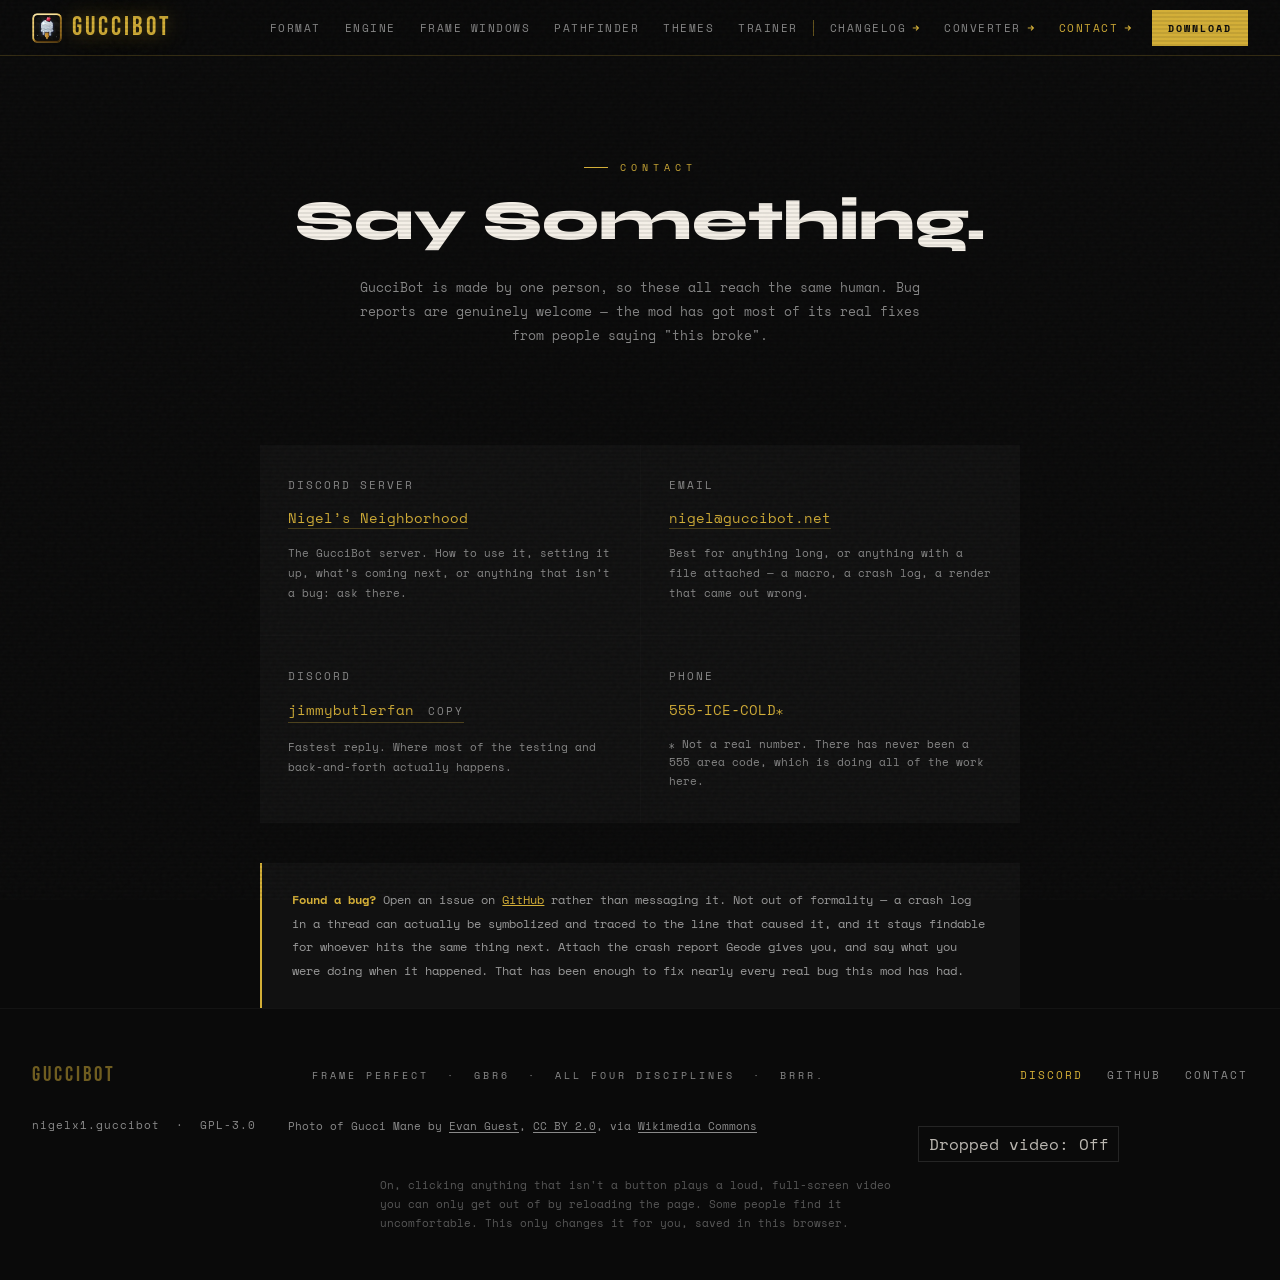
<file: contact/index.html>
<!DOCTYPE html>
<html lang="en">
<head>
<meta charset="UTF-8">
<meta name="viewport" content="width=device-width, initial-scale=1.0">
<script>document.documentElement.classList.add('js');addEventListener('load',function(){if(!window.GucciBotReady)document.documentElement.classList.remove('js')})</script>
<title>Contact — GucciBot</title>
<meta name="description" content="Get hold of Nigel about GucciBot — email, Discord, and bug reports.">
<meta property="og:type" content="website">
<meta property="og:url" content="https://guccibot.net/contact/">
<link rel="canonical" href="https://guccibot.net/contact/">
<meta property="og:title" content="Contact — GucciBot">
<meta property="og:description" content="Get hold of Nigel about GucciBot — email, Discord, and bug reports.">
<meta property="og:image" content="https://guccibot.net/static/images/og-image.png">
<meta property="og:image:width" content="1200">
<meta property="og:image:height" content="630">
<meta property="og:image:alt" content="The GucciBot logo, an ice cream cone with a diamond scoop and a ruby cube on top in a gold frame, next to the name GucciBot">
<meta name="twitter:card" content="summary_large_image">
<meta name="twitter:title" content="Contact — GucciBot">
<meta name="twitter:description" content="Get hold of Nigel about GucciBot — email, Discord, and bug reports.">
<meta name="twitter:image" content="https://guccibot.net/static/images/og-image.png">
<meta name="twitter:image:alt" content="The GucciBot logo, an ice cream cone with a diamond scoop and a ruby cube on top in a gold frame, next to the name GucciBot">
<link rel="icon" href="/favicon.ico?v=20261102" sizes="any">
<link rel="icon" href="/favicon-32.png?v=20261102" type="image/png" sizes="32x32">
<link rel="apple-touch-icon" href="/apple-touch-icon.png?v=20261102">
<link rel="manifest" href="/site.webmanifest">
<meta name="theme-color" content="#111110">
<link rel="preconnect" href="https://fonts.googleapis.com">
<link href="https://fonts.googleapis.com/css2?family=Bebas+Neue&family=Space+Mono:ital,wght@0,400;0,700;1,400&family=Syne:wght@400;700;800&display=swap" rel="stylesheet">
<link rel="stylesheet" href="/static/css/guccibot.css?v=20261123l">
<style>
  /* Contact-page-only additions -- kept out of the shared stylesheet since
     nothing else on the site needs them. */
  .contact-hero { padding: 10rem 2rem 3rem; text-align: center; }
  .contact-grid {
    max-width: 760px;
    margin: 3rem auto 0;
    display: grid;
    grid-template-columns: repeat(auto-fit, minmax(300px, 1fr));
    gap: 1px;
    background: rgba(255,255,255,0.04);
  }
  .contact-card {
    background: var(--near-black);
    padding: 2rem 1.75rem;
  }
  .contact-card .label {
    font-family: 'Space Mono', monospace;
    font-size: 0.55rem;
    letter-spacing: 2px;
    text-transform: uppercase;
    color: var(--muted);
    margin-bottom: 0.9rem;
  }
  .contact-card .value {
    font-family: 'Space Mono', monospace;
    font-size: 0.9rem;
    color: var(--gold);
    word-break: break-all;
    line-height: 1.5;
  }
  .contact-card .value a { color: var(--gold); text-decoration: none; border-bottom: 1px solid rgba(212,175,55,0.3); }
  .contact-card .value a:hover { border-bottom-color: var(--gold); }
  .contact-card .label { font-size: 0.6875rem; }
  /* The Discord handle copies on a press (a button, so it never starts the
     click gag the way selecting plain text would). */
  .contact-copy {
    display: inline-flex;
    align-items: baseline;
    gap: 0.9rem;
    padding: 0;
    font: inherit;
    color: inherit;
    background: none;
    border: 0;
    border-bottom: 1px solid rgba(212,175,55,0.3);
    cursor: copy;
  }
  .contact-copy:hover { border-bottom-color: var(--gold); }
  .contact-copy .dl-copy-hint {
    font-size: 0.6875rem;
    letter-spacing: 2px;
    text-transform: uppercase;
    color: var(--muted);
  }
  .contact-card .note {
    font-size: 0.7rem;
    color: var(--muted);
    line-height: 1.8;
    margin-top: 0.9rem;
  }
  .contact-best {
    max-width: 760px;
    margin: 2.5rem auto 0;
    background: var(--near-black);
    border-left: 2px solid var(--gold);
    padding: 1.6rem 1.9rem;
    font-size: 0.75rem;
    color: #999;
    line-height: 1.95;
  }
  .contact-best strong { color: var(--gold); }
</style>
</head>
<body>

<!-- NAVIGATION (the same on every page; only the hrefs differ) -->
<nav aria-label="Main">
  <a class="nav-logo" href="/"><img class="nav-mark" src="/static/images/logo-96.png" alt="" width="30" height="30">GucciBot</a>
  <ul class="nav-links" id="nav-links">
    <li><a href="/#features">Format</a></li>
    <li><a href="/#engine">Engine</a></li>
    <li><a href="/#windows">Frame Windows</a></li>
    <li><a href="/#pathfinder">Pathfinder</a></li>
    <li><a href="/#themes">Themes</a></li>
    <li><a href="/#trainer">Trainer</a></li>
    <li class="nav-page"><a href="/changelog/">Changelog</a></li>
    <li class="nav-page"><a href="/converter/">Converter</a></li>
    <li class="nav-page"><a href="/contact/" aria-current="page">Contact</a></li>
  </ul>
  <a class="nav-cta" href="/#download">Download</a>
  <button class="nav-toggle" type="button" aria-expanded="false" aria-controls="nav-links"><span class="nav-toggle-icon" aria-hidden="true"></span><span class="nav-toggle-label">Menu</span></button>
  <button class="nav-scrim" type="button" tabindex="-1" aria-hidden="true"></button>
</nav>

<div class="contact-hero reveal">
  <div class="section-label" style="justify-content:center">Contact</div>
  <h2 class="section-title">Say Something.</h2>
  <p style="max-width:560px; font-size:0.8rem; color:#888; line-height:1.9; margin:1rem auto 0;">
    GucciBot is made by one person, so these all reach the same human. Bug reports are genuinely welcome &mdash; the mod has got most of its real fixes from people saying "this broke".
  </p>
</div>

<div class="contact-grid reveal">
  <div class="contact-card">
    <div class="label">Discord server</div>
    <div class="value"><a href="https://discord.gg/m95NUPdbpJ">Nigel&rsquo;s Neighborhood</a></div>
    <div class="note">The GucciBot server. How to use it, setting it up, what&rsquo;s coming next, or anything that isn&rsquo;t a bug: ask there.</div>
  </div>
  <div class="contact-card">
    <div class="label">Email</div>
    <div class="value"><a href="mailto:nigel@guccibot.net">nigel@guccibot.net</a></div>
    <div class="note">Best for anything long, or anything with a file attached &mdash; a macro, a crash log, a render that came out wrong.</div>
  </div>
  <div class="contact-card">
    <div class="label">Discord</div>
    <div class="value"><button type="button" class="contact-copy" data-copy="jimmybutlerfan" aria-label="Copy the Discord username jimmybutlerfan"><span>jimmybutlerfan</span><span class="dl-copy-hint" aria-live="polite">Copy</span></button></div>
    <div class="note">Fastest reply. Where most of the testing and back-and-forth actually happens.</div>
  </div>
  <div class="contact-card">
    <div class="label">Phone</div>
    <div class="value">555&#8209;ICE&#8209;COLD&#x204E;</div>
    <div class="fine" style="margin-top:.9rem">&#x204E; Not a real number. There has never been a 555 area code, which is doing all of the work here.</div>
  </div>
</div>

<div class="contact-best reveal">
  <strong>Found a bug?</strong> Open an issue on <a href="https://github.com/Nigelx1/GucciBot/issues" style="color:var(--gold)">GitHub</a> rather than messaging it. Not out of formality &mdash; a crash log in a thread can actually be symbolized and traced to the line that caused it, and it stays findable for whoever hits the same thing next. Attach the crash report Geode gives you, and say what you were doing when it happened. That has been enough to fix nearly every real bug this mod has had.
</div>

<!-- FOOTER -->
<footer>
  <div class="footer-logo">GucciBot</div>
  <div class="footer-tagline">Frame perfect &nbsp;·&nbsp; GBR6 &nbsp;·&nbsp; All four disciplines &nbsp;·&nbsp; Brrr.</div>
  <ul class="footer-links">
    <li><a class="footer-discord" href="https://discord.gg/m95NUPdbpJ">Discord</a></li>
    <li><a href="https://github.com/Nigelx1/GucciBot">GitHub</a></li>
    <li><a href="/contact/">Contact</a></li>
  </ul>
  <div class="footer-bottom">
    <div class="footer-id">nigelx1.guccibot &nbsp;·&nbsp; GPL-3.0</div>
    <div class="fine footer-credit">
      Photo of Gucci Mane by <a href="https://www.flickr.com/photos/138580568@N02/36326108570/">Evan Guest</a>, <a href="https://creativecommons.org/licenses/by/2.0/">CC BY 2.0</a>, via <a href="https://commons.wikimedia.org/wiki/File:Gucci_Mane_at_515_Alive_(cropped_portrait).jpg">Wikimedia Commons</a>
    </div>
  </div>
</footer>

<script src="/static/js/site-config.js?v=20261123b"></script>
<script src="/static/js/guccibot.js?v=20261123j"></script>
</body>
</html>
</file>
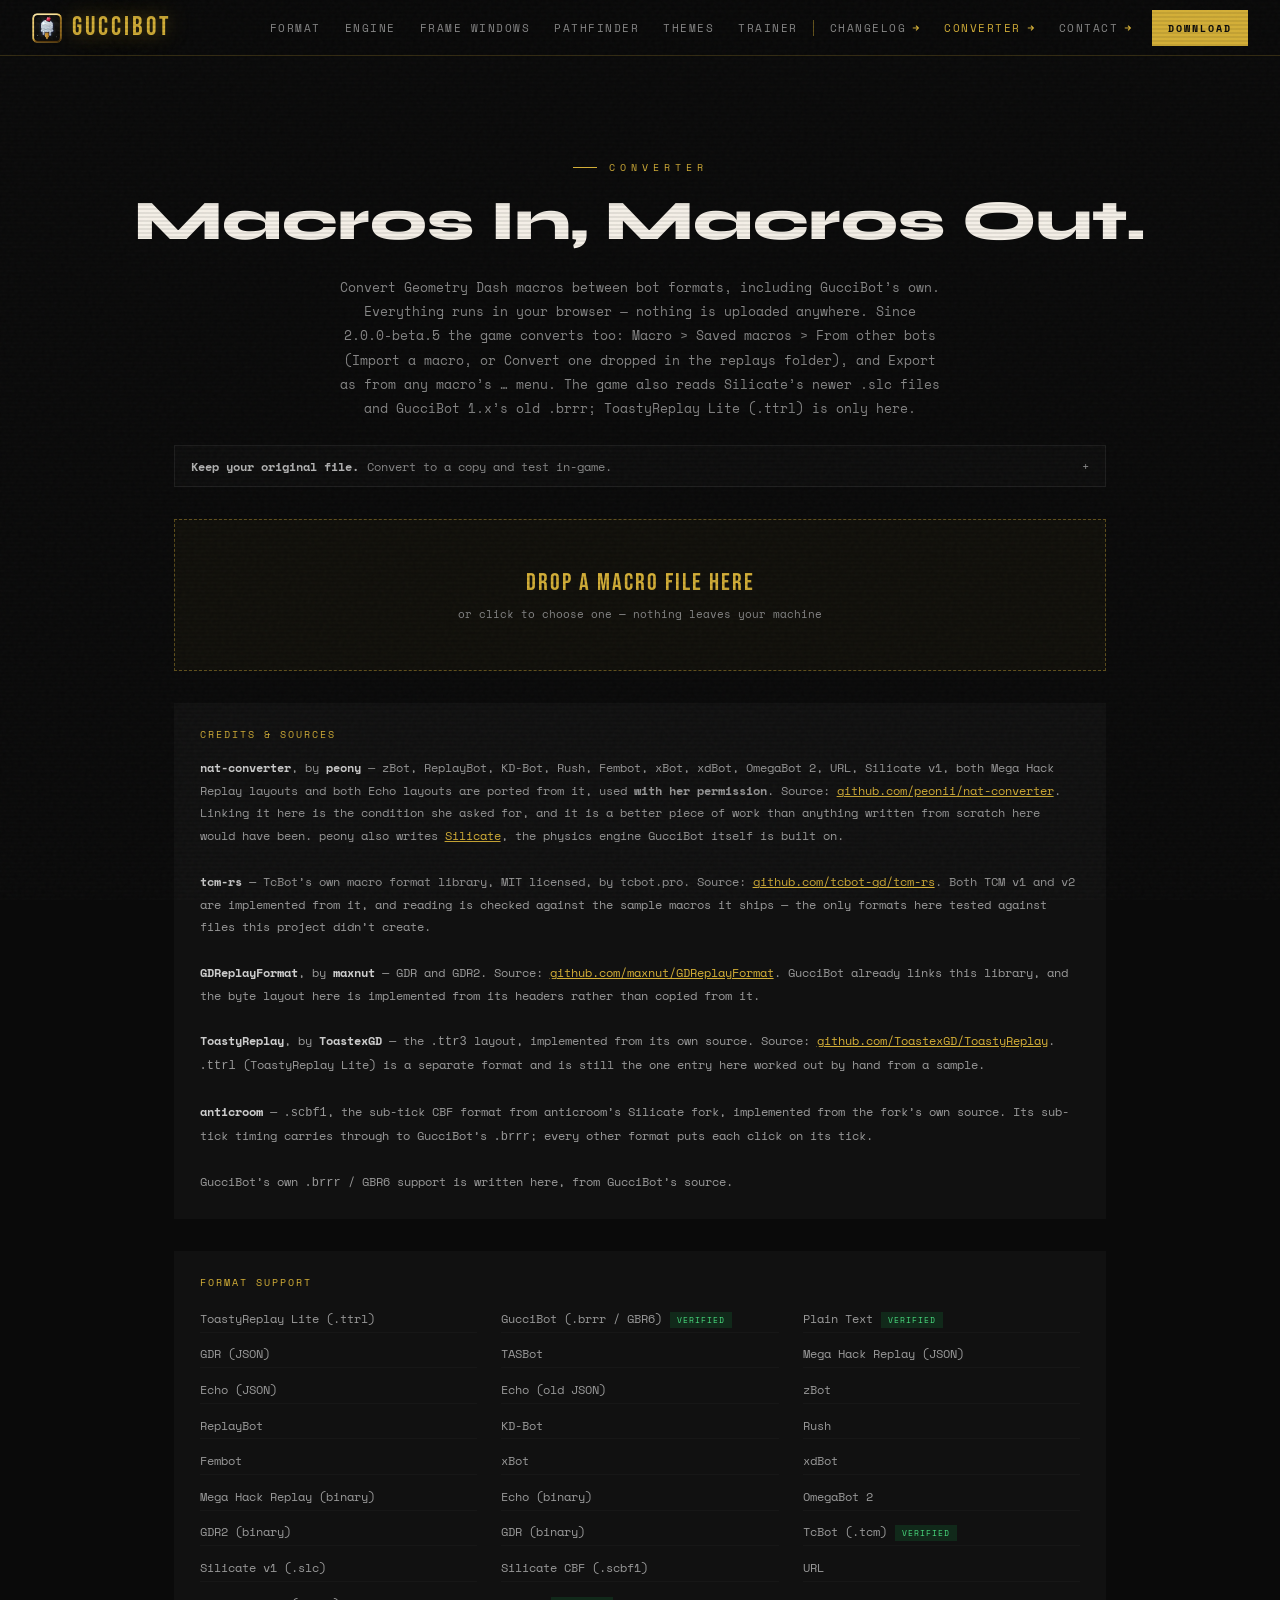
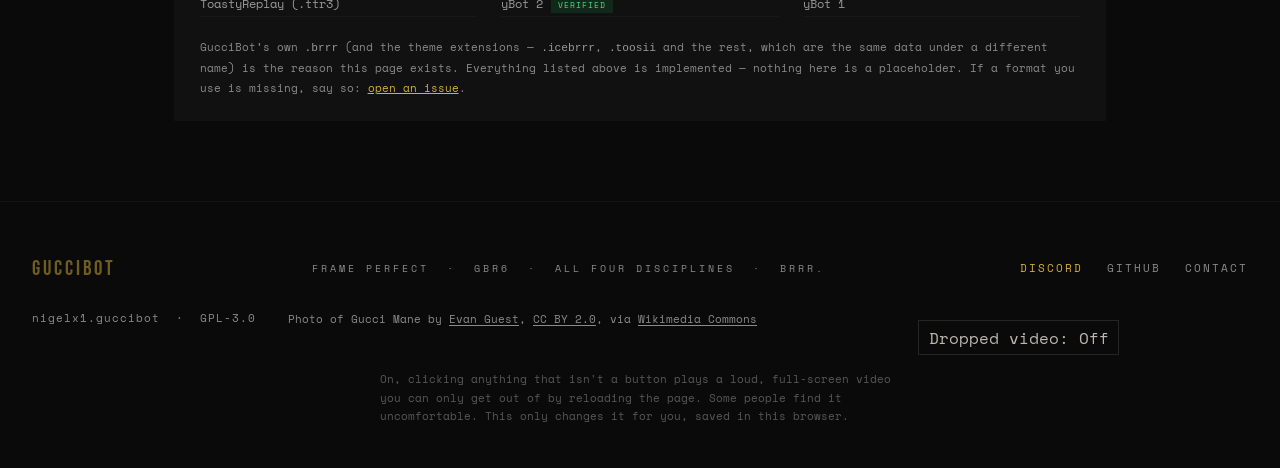
<file: converter/index.html>
<!DOCTYPE html>
<html lang="en">
<head>
<meta charset="UTF-8">
<meta name="viewport" content="width=device-width, initial-scale=1.0">
<script>document.documentElement.classList.add('js');addEventListener('load',function(){if(!window.GucciBotReady)document.documentElement.classList.remove('js')})</script>
<title>Converter — GucciBot</title>
<meta name="description" content="Convert Geometry Dash macros between formats, including GucciBot's own .brrr. Runs entirely in your browser.">
<meta property="og:type" content="website">
<meta property="og:url" content="https://guccibot.net/converter/">
<link rel="canonical" href="https://guccibot.net/converter/">
<meta property="og:title" content="Converter — GucciBot">
<meta property="og:description" content="Convert Geometry Dash macros between formats, including GucciBot's own .brrr. Runs entirely in your browser.">
<meta property="og:image" content="https://guccibot.net/static/images/og-image.png">
<meta property="og:image:width" content="1200">
<meta property="og:image:height" content="630">
<meta property="og:image:alt" content="The GucciBot logo, an ice cream cone with a diamond scoop and a ruby cube on top in a gold frame, next to the name GucciBot">
<meta name="twitter:card" content="summary_large_image">
<meta name="twitter:title" content="Converter — GucciBot">
<meta name="twitter:description" content="Convert Geometry Dash macros between formats, including GucciBot's own .brrr.">
<meta name="twitter:image" content="https://guccibot.net/static/images/og-image.png">
<meta name="twitter:image:alt" content="The GucciBot logo, an ice cream cone with a diamond scoop and a ruby cube on top in a gold frame, next to the name GucciBot">
<link rel="icon" href="/favicon.ico?v=20261102" sizes="any">
<link rel="icon" href="/favicon-32.png?v=20261102" type="image/png" sizes="32x32">
<link rel="apple-touch-icon" href="/apple-touch-icon.png?v=20261102">
<link rel="manifest" href="/site.webmanifest">
<meta name="theme-color" content="#111110">
<link rel="preconnect" href="https://fonts.googleapis.com">
<link href="https://fonts.googleapis.com/css2?family=Bebas+Neue&family=Space+Mono:ital,wght@0,400;0,700;1,400&family=Syne:wght@400;700;800&display=swap" rel="stylesheet">
<link rel="stylesheet" href="/static/css/guccibot.css?v=20261123l">
<style>
  /* Converter-page-only styles -- nothing else on the site needs these. */
  .conv-hero { padding: 10rem 2rem 1.5rem; text-align: center; }
  .conv-wrap { max-width: 980px; margin: 0 auto; padding: 0 1.5rem 5rem; }

  .conv-warn {
    border: 1px solid #1f1f1f;
    background: rgba(255,255,255,0.015);
    padding: .7rem 1rem;
    margin: 0 0 2rem;
  }
  .conv-warn > summary {
    font-size: 0.72rem; color: #8a8a8a; cursor: pointer; list-style: none;
    display: flex; align-items: center; gap: .5rem;
  }
  .conv-warn > summary::-webkit-details-marker { display: none; }
  .conv-warn > summary::after {
    content: '+'; margin-left: auto; color: var(--muted); font-family: 'Space Mono', monospace;
  }
  .conv-warn[open] > summary::after { content: '\2212'; }
  .conv-warn > summary strong { color: #b5b5b5; font-weight: 600; }
  .conv-warn-body {
    font-size: 0.73rem; color: #8a8a8a; line-height: 1.85;
    margin-top: .85rem; padding-top: .85rem; border-top: 1px solid #1a1a1a;
  }
  .conv-warn-body strong { color: #bdbdbd; }

  .drop {
    border: 1px dashed rgba(212,175,55,0.4);
    background: rgba(212,175,55,0.03);
    padding: 3rem 1.5rem; text-align: center; cursor: pointer;
    transition: background .15s ease, border-color .15s ease;
  }
  .drop:hover, .drop.over { background: rgba(212,175,55,0.08); border-color: var(--gold); }
  .drop-main {
    font-family: 'Bebas Neue', sans-serif; font-size: 1.5rem; letter-spacing: 2px; color: var(--gold);
  }
  .drop-sub { font-size: 0.7rem; color: var(--muted); margin-top: .5rem; }

  .panel { background: var(--near-black); padding: 1.5rem 1.6rem; margin-top: 1px; }
  .panel-title {
    font-family: 'Space Mono', monospace; font-size: 0.6rem; letter-spacing: 2px;
    text-transform: uppercase; color: var(--gold); margin-bottom: 1rem;
  }
  .row { display: flex; flex-wrap: wrap; gap: 1rem; align-items: flex-end; }
  .field { display: flex; flex-direction: column; gap: .35rem; min-width: 0; max-width: 100%; }
  /* 260 px wide where there is room; never wider than the panel (a 320 px
     phone has about 240 px inside it). */
  #outfmt { width: 260px; max-width: 100%; }
  .field label {
    font-family: 'Space Mono', monospace; font-size: 0.55rem; letter-spacing: 1.5px;
    text-transform: uppercase; color: var(--muted);
  }
  select, input[type=number], textarea {
    background: #0c0c0c; color: var(--white); border: 1px solid #2a2a2a;
    padding: .55rem .7rem; font-family: 'Space Mono', monospace; font-size: 0.72rem;
  }
  select:focus, input:focus, textarea:focus { outline: none; border-color: var(--gold); }
  textarea { width: 100%; min-height: 260px; line-height: 1.6; resize: vertical; }

  .btn {
    background: transparent; border: 1px solid var(--gold); color: var(--gold);
    padding: .55rem 1.1rem; font-family: 'Space Mono', monospace; font-size: 0.68rem;
    letter-spacing: 1px; text-transform: uppercase; cursor: pointer; transition: all .15s ease;
  }
  .btn:hover:not(:disabled) { background: var(--gold); color: var(--black); }
  .btn:disabled { opacity: .3; cursor: not-allowed; }
  .btn.sub { border-color: #333; color: #999; }
  .btn.sub:hover:not(:disabled) { background: #222; color: var(--white); border-color: #444; }
  .btn-row { display: flex; flex-wrap: wrap; gap: .5rem; }

  .stats { display: flex; flex-wrap: wrap; gap: 2rem; }
  .stat-k {
    font-family: 'Space Mono', monospace; font-size: 0.55rem; letter-spacing: 1.5px;
    text-transform: uppercase; color: var(--muted);
  }
  .stat-v { font-family: 'Bebas Neue', sans-serif; font-size: 1.5rem; letter-spacing: 1px; color: var(--white); }

  .tbl-scroll { max-height: 320px; overflow: auto; border: 1px solid #1e1e1e; }
  table { width: 100%; border-collapse: collapse; font-family: 'Space Mono', monospace; font-size: 0.68rem; }
  thead th {
    position: sticky; top: 0; background: #141414; color: #888; text-align: left;
    padding: .5rem .7rem; font-weight: 400; font-size: 0.55rem; letter-spacing: 1.5px;
    text-transform: uppercase; border-bottom: 1px solid #242424;
  }
  tbody td { padding: .4rem .7rem; color: #bbb; border-bottom: 1px solid #161616; }
  tbody tr:hover td { background: #151515; }
  .p2 { color: var(--purple); }
  .rel { color: var(--muted); }

  .tag {
    font-family: 'Space Mono', monospace; font-size: 0.5rem; letter-spacing: 1px;
    text-transform: uppercase; padding: 2px 7px; margin-left: 8px; vertical-align: middle;
  }
  .tag.ok { background: rgba(21,128,61,0.22); color: #4ade80; }
  .tag.soon { background: #1c1c1c; color: var(--muted); }

  .fmt-list { display: grid; grid-template-columns: repeat(auto-fill, minmax(230px,1fr)); gap: .5rem 1.5rem; }
  .fmt-item { font-size: 0.72rem; color: #999; padding: .3rem 0; border-bottom: 1px solid #171717; }

  .msg { font-size: 0.72rem; line-height: 1.7; padding: .8rem 1rem; margin-top: 1rem; display: none; }
  .msg.err { display: block; background: rgba(185,28,28,0.12); border: 1px solid rgba(185,28,28,0.4); color: #fca5a5; }
  .msg.good { display: block; background: rgba(21,128,61,0.12); border: 1px solid rgba(21,128,61,0.4); color: #86efac; }
  .msg.warn { display: block; background: rgba(234,88,12,0.1); border: 1px solid rgba(234,88,12,0.35); color: #fdba74; }

  .hidden { display: none !important; }

  @media (max-width: 700px) {
    .conv-hero { padding: 6.5rem 1.25rem 1rem; }
    .panel { padding: 1.25rem 1rem; }
    .stats { gap: 1.25rem; }
  }
</style>
</head>
<body>

<!-- NAVIGATION (the same on every page; only the hrefs differ) -->
<nav aria-label="Main">
  <a class="nav-logo" href="/"><img class="nav-mark" src="/static/images/logo-96.png" alt="" width="30" height="30">GucciBot</a>
  <ul class="nav-links" id="nav-links">
    <li><a href="/#features">Format</a></li>
    <li><a href="/#engine">Engine</a></li>
    <li><a href="/#windows">Frame Windows</a></li>
    <li><a href="/#pathfinder">Pathfinder</a></li>
    <li><a href="/#themes">Themes</a></li>
    <li><a href="/#trainer">Trainer</a></li>
    <li class="nav-page"><a href="/changelog/">Changelog</a></li>
    <li class="nav-page"><a href="/converter/" aria-current="page">Converter</a></li>
    <li class="nav-page"><a href="/contact/">Contact</a></li>
  </ul>
  <a class="nav-cta" href="/#download">Download</a>
  <button class="nav-toggle" type="button" aria-expanded="false" aria-controls="nav-links"><span class="nav-toggle-icon" aria-hidden="true"></span><span class="nav-toggle-label">Menu</span></button>
  <button class="nav-scrim" type="button" tabindex="-1" aria-hidden="true"></button>
</nav>

<div class="conv-hero reveal">
  <div class="section-label" style="justify-content:center">Converter</div>
  <h2 class="section-title">Macros In, Macros Out.</h2>
  <p style="max-width:600px; font-size:0.8rem; color:#888; line-height:1.9; margin:1rem auto 0;">
    Convert Geometry Dash macros between bot formats, including GucciBot&rsquo;s own. Everything runs in your browser &mdash; nothing is uploaded anywhere. Since 2.0.0-beta.5 the game converts too: Macro &gt; Saved macros &gt; From other bots (Import a macro, or Convert one dropped in the replays folder), and Export as from any macro&rsquo;s &hellip; menu. The game also reads Silicate&rsquo;s newer .slc files and GucciBot 1.x&rsquo;s old .brrr; ToastyReplay Lite (.ttrl) is only here.
  </p>
</div>

<div class="conv-wrap reveal">

  <details class="conv-warn">
    <summary><strong>Keep your original file.</strong> Convert to a copy and test in-game.</summary>
    <div class="conv-warn-body">
      Most formats here are implemented from the bot&rsquo;s own format code or library rather than
      guessed at, and every one is checked to survive a full read-write-read cycle with its frames,
      hold states and player flags intact. That is not the same as a real bot loading the file, so
      output <strong>can still be wrong in ways that aren&rsquo;t obvious</strong> &mdash; a macro that
      loads fine but desyncs partway through is the failure mode to watch for.
      <br><br>
      A <span class="tag ok">verified</span> tag means that format has been checked against real
      files of that format. It is the only claim made here, so most formats don&rsquo;t carry a tag
      at all &mdash; that means untested, not broken.
      <br><br>
      A few conversions lose information no matter how correct the code is. ToastyReplay Lite has no
      player-2 field, so a 2-player macro comes out halved. ToastyReplay stores time in seconds rather
      than frames, so the output TPS decides where the inputs land. And this page keeps one TPS for the
      whole macro, so a GucciBot, TcBot or yBot macro that changes TPS partway loses those changes.
      All three say so when it happens.
      <br><br>
      Silicate and yBot count frames one lower than GucciBot, so their frames move up by one when
      they&rsquo;re read and back down when they&rsquo;re written. The table shows GucciBot&rsquo;s numbering,
      a yBot or Silicate macro saved as a GucciBot <code style="color:#999">.brrr</code> plays on the same
      ticks, and between yBot and Silicate nothing moves.
      <br><br>
      If something converts wrong, that&rsquo;s worth reporting &mdash; a broken file plus what it
      should have been is the fastest way to get it fixed:
      <a href="https://github.com/Nigelx1/GucciBot/issues" style="color:var(--gold)">open an issue</a>.
    </div>
  </details>

  <!-- INPUT -->
  <div class="drop" id="drop" role="button" tabindex="0">
    <div class="drop-main">Drop a macro file here</div>
    <div class="drop-sub">or click to choose one &mdash; nothing leaves your machine</div>
    <input type="file" id="file" class="hidden">
  </div>

  <div id="loaded" class="hidden">
    <div class="panel">
      <div class="panel-title">Loaded</div>
      <div class="stats">
        <div><div class="stat-k">File</div><div class="stat-v" id="s-name">&mdash;</div></div>
        <div><div class="stat-k">Detected</div><div class="stat-v" id="s-fmt">&mdash;</div></div>
        <div><div class="stat-k">Inputs</div><div class="stat-v" id="s-count">0</div></div>
        <div><div class="stat-k">Size</div><div class="stat-v" id="s-size">0 KB</div></div>
        <div><div class="stat-k">TPS</div><div class="stat-v" id="s-tps">&mdash;</div></div>
      </div>
    </div>

    <!-- TOOLS -->
    <div class="panel">
      <div class="panel-title">Edit</div>
      <div class="row" style="margin-bottom:1rem">
        <div class="field">
          <label for="offset">Frame offset</label>
          <input type="number" id="offset" value="0" step="1" style="width:120px">
        </div>
        <button class="btn sub" id="b-offset">Apply offset</button>
        <button class="btn sub" id="b-sort">Sort by frame</button>
        <button class="btn sub" id="b-clean">Clean</button>
        <button class="btn sub" id="b-rm1">Remove all P1</button>
        <button class="btn sub" id="b-rm2">Remove all P2</button>
        <button class="btn sub" id="b-reset">Revert changes</button>
      </div>
      <div style="font-size:0.7rem;color:var(--muted);line-height:1.75">
        <strong style="color:#888">Clean</strong> drops duplicate inputs on the same frame and any release with no matching press. <strong style="color:#888">Revert</strong> puts the file back exactly as loaded.
      </div>
    </div>

    <!-- TABLE -->
    <div class="panel">
      <div class="panel-title">Inputs <span id="tbl-note" style="color:var(--muted);text-transform:none;letter-spacing:0"></span></div>
      <div class="tbl-scroll">
        <table>
          <thead><tr><th>#</th><th>Frame</th><th>Action</th><th>Button</th><th>Player</th></tr></thead>
          <tbody id="tbody"></tbody>
        </table>
      </div>
    </div>

    <!-- OUTPUT -->
    <div class="panel">
      <div class="panel-title">Convert to</div>
      <div class="row">
        <div class="field">
          <label for="outfmt">Output format</label>
          <select id="outfmt"></select>
        </div>
        <div class="field">
          <label for="outtps">Output TPS</label>
          <input type="number" id="outtps" value="240" step="1" min="1" style="width:110px">
        </div>
        <button class="btn" id="b-save">Save file</button>
        <button class="btn sub" id="b-text">Plain text editor</button>
      </div>
      <div class="msg" id="msg"></div>
    </div>

    <!-- PLAIN TEXT -->
    <div class="panel hidden" id="textpanel">
      <div class="panel-title">Plain text editor</div>
      <div style="font-size:0.7rem;color:var(--muted);line-height:1.75;margin-bottom:.8rem">
        One input per line: <code style="color:#999">frame button down player2</code> &mdash; button 1=jump, 2=left, 3=right; down 1=press, 0=release; player2 1 or 0. Lines starting with <code style="color:#999">#</code> are ignored.
      </div>
      <textarea id="textarea" spellcheck="false"></textarea>
      <div class="btn-row" style="margin-top:.8rem">
        <button class="btn sub" id="b-textload">Load from text</button>
        <button class="btn sub" id="b-textdump">Fill from current</button>
      </div>
    </div>
  </div>

  <!-- CREDITS / SOURCES -->
  <div class="panel" style="margin-top:2rem">
    <div class="panel-title">Credits &amp; sources</div>
    <div style="font-size:0.75rem;color:#999;line-height:1.9">
      <strong style="color:#ccc">nat-converter</strong>, by <strong style="color:#ccc">peony</strong> &mdash; zBot, ReplayBot, KD-Bot, Rush, Fembot, xBot, xdBot, OmegaBot 2, URL, Silicate v1, both Mega Hack Replay layouts and both Echo layouts are ported from it, used <strong>with her permission</strong>. Source: <a href="https://github.com/peonii/nat-converter" style="color:var(--gold)">github.com/peonii/nat-converter</a>. Linking it here is the condition she asked for, and it is a better piece of work than anything written from scratch here would have been. peony also writes <a href="https://geode-sdk.org/mods/peony.silicate" style="color:var(--gold)">Silicate</a>, the physics engine GucciBot itself is built on.
      <br><br>
      <strong style="color:#ccc">tcm-rs</strong> &mdash; TcBot&rsquo;s own macro format library, MIT licensed, by tcbot.pro. Source: <a href="https://github.com/tcbot-gd/tcm-rs" style="color:var(--gold)">github.com/tcbot-gd/tcm-rs</a>. Both TCM v1 and v2 are implemented from it, and reading is checked against the sample macros it ships &mdash; the only formats here tested against files this project didn&rsquo;t create.
      <br><br>
      <strong style="color:#ccc">GDReplayFormat</strong>, by <strong style="color:#ccc">maxnut</strong> &mdash; GDR and GDR2. Source: <a href="https://github.com/maxnut/GDReplayFormat" style="color:var(--gold)">github.com/maxnut/GDReplayFormat</a>. GucciBot already links this library, and the byte layout here is implemented from its headers rather than copied from it.
      <br><br>
      <strong style="color:#ccc">ToastyReplay</strong>, by <strong style="color:#ccc">ToastexGD</strong> &mdash; the <code style="color:#999">.ttr3</code> layout, implemented from its own source. Source: <a href="https://github.com/ToastexGD/ToastyReplay" style="color:var(--gold)">github.com/ToastexGD/ToastyReplay</a>. <code style="color:#999">.ttrl</code> (ToastyReplay Lite) is a separate format and is still the one entry here worked out by hand from a sample.
      <br><br>
      <strong style="color:#ccc">anticroom</strong> &mdash; <code style="color:#999">.scbf1</code>, the sub-tick CBF format from anticroom&rsquo;s Silicate fork, implemented from the fork&rsquo;s own source. Its sub-tick timing carries through to GucciBot&rsquo;s <code style="color:#999">.brrr</code>; every other format puts each click on its tick.
      <br><br>
      GucciBot&rsquo;s own <code style="color:#999">.brrr</code> / GBR6 support is written here, from GucciBot&rsquo;s source.
    </div>
  </div>

  <!-- FORMAT SUPPORT -->
  <div class="panel" style="margin-top:2rem">
    <div class="panel-title">Format support</div>
    <div class="fmt-list" id="fmtlist"></div>
    <div style="font-size:0.7rem;color:var(--muted);line-height:1.75;margin-top:1.2rem">
      GucciBot&rsquo;s own <code style="color:#999">.brrr</code> (and the theme extensions &mdash; <code style="color:#999">.icebrrr</code>, <code style="color:#999">.toosii</code> and the rest, which are the same data under a different name) is the reason this page exists. Everything listed above is implemented &mdash; nothing here is a placeholder. If a format you use is missing, say so: <a href="https://github.com/Nigelx1/GucciBot/issues" style="color:var(--gold)">open an issue</a>.
    </div>
  </div>

</div>

<!-- FOOTER -->
<footer>
  <div class="footer-logo">GucciBot</div>
  <div class="footer-tagline">Frame perfect &nbsp;·&nbsp; GBR6 &nbsp;·&nbsp; All four disciplines &nbsp;·&nbsp; Brrr.</div>
  <ul class="footer-links">
    <li><a class="footer-discord" href="https://discord.gg/m95NUPdbpJ">Discord</a></li>
    <li><a href="https://github.com/Nigelx1/GucciBot">GitHub</a></li>
    <li><a href="/contact/">Contact</a></li>
  </ul>
  <div class="footer-bottom">
    <div class="footer-id">nigelx1.guccibot &nbsp;·&nbsp; GPL-3.0</div>
    <div class="fine footer-credit">
      Photo of Gucci Mane by <a href="https://www.flickr.com/photos/138580568@N02/36326108570/">Evan Guest</a>, <a href="https://creativecommons.org/licenses/by/2.0/">CC BY 2.0</a>, via <a href="https://commons.wikimedia.org/wiki/File:Gucci_Mane_at_515_Alive_(cropped_portrait).jpg">Wikimedia Commons</a>
    </div>
  </div>
</footer>

<script src="/static/js/site-config.js?v=20261123b"></script>
<script src="/static/js/guccibot.js?v=20261123j"></script>
<script src="/static/js/converter.js?v=20261124b"></script>
</body>
</html>
</file>
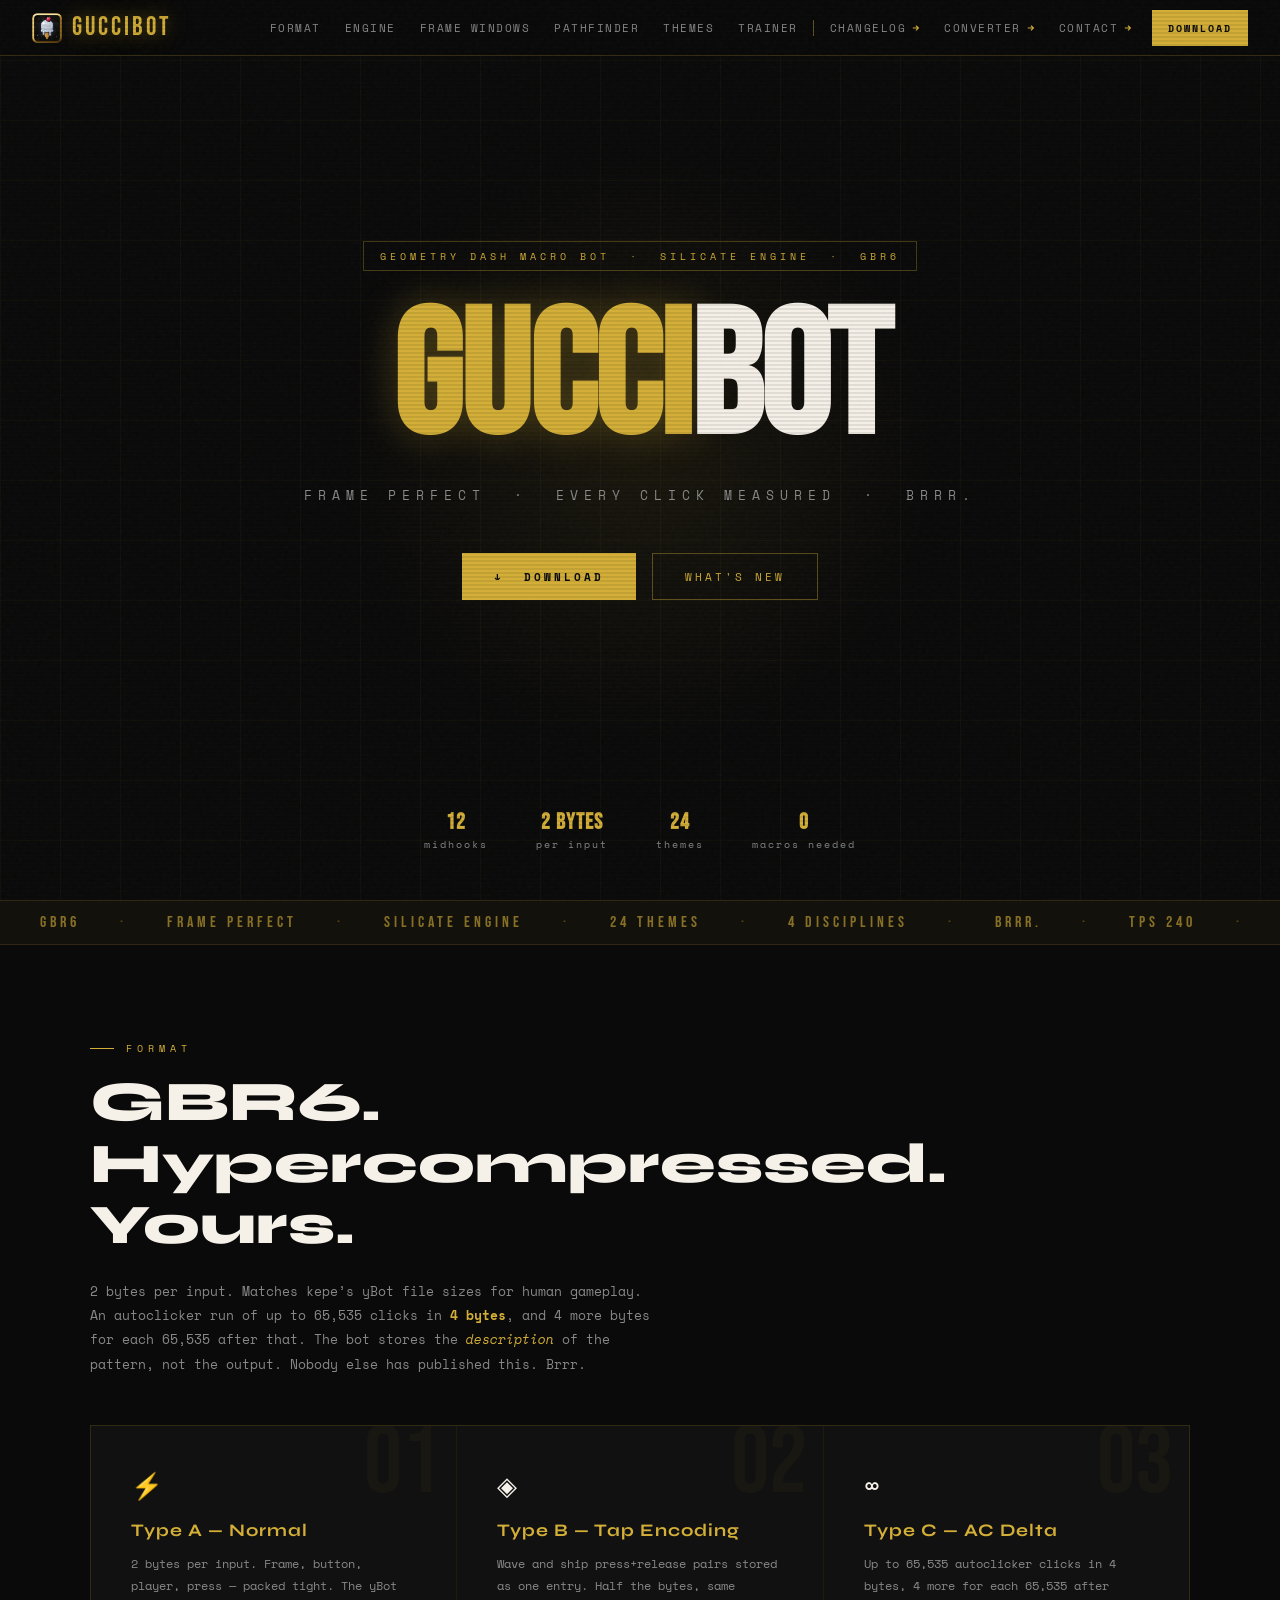
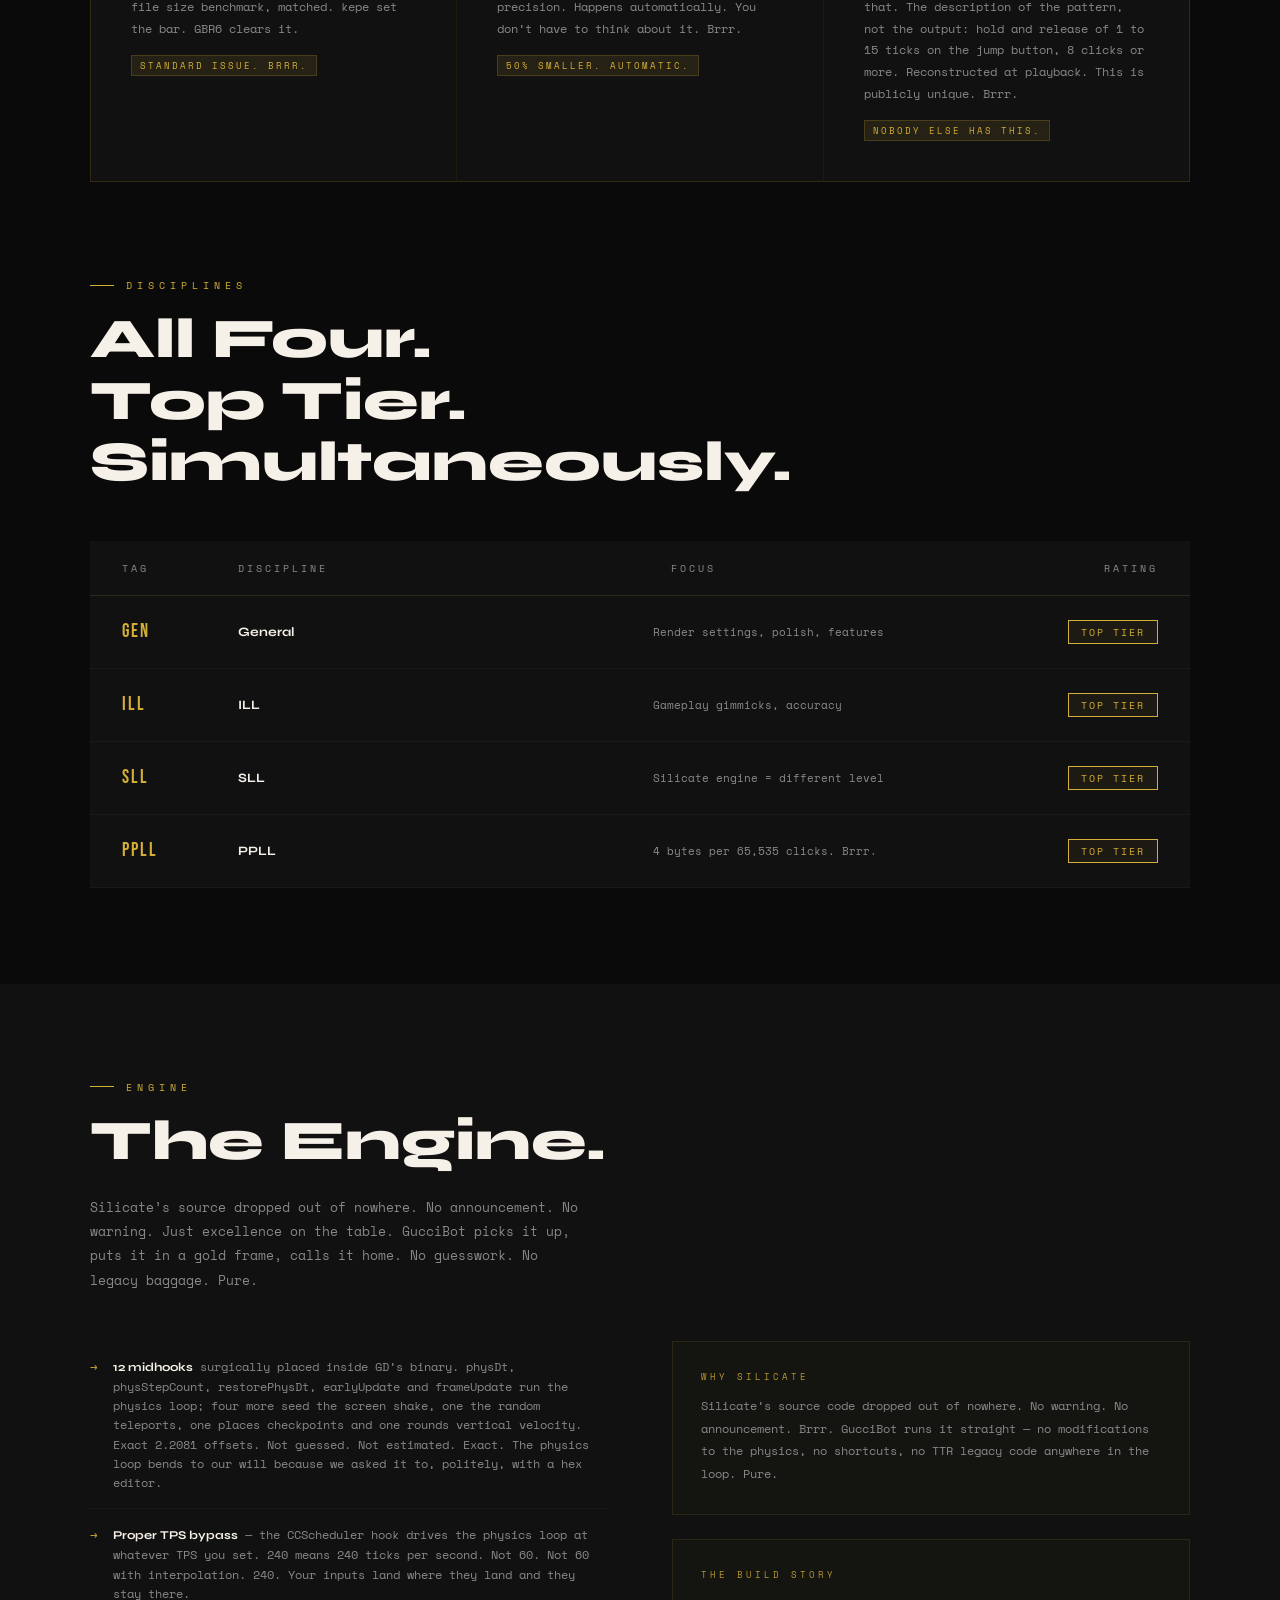
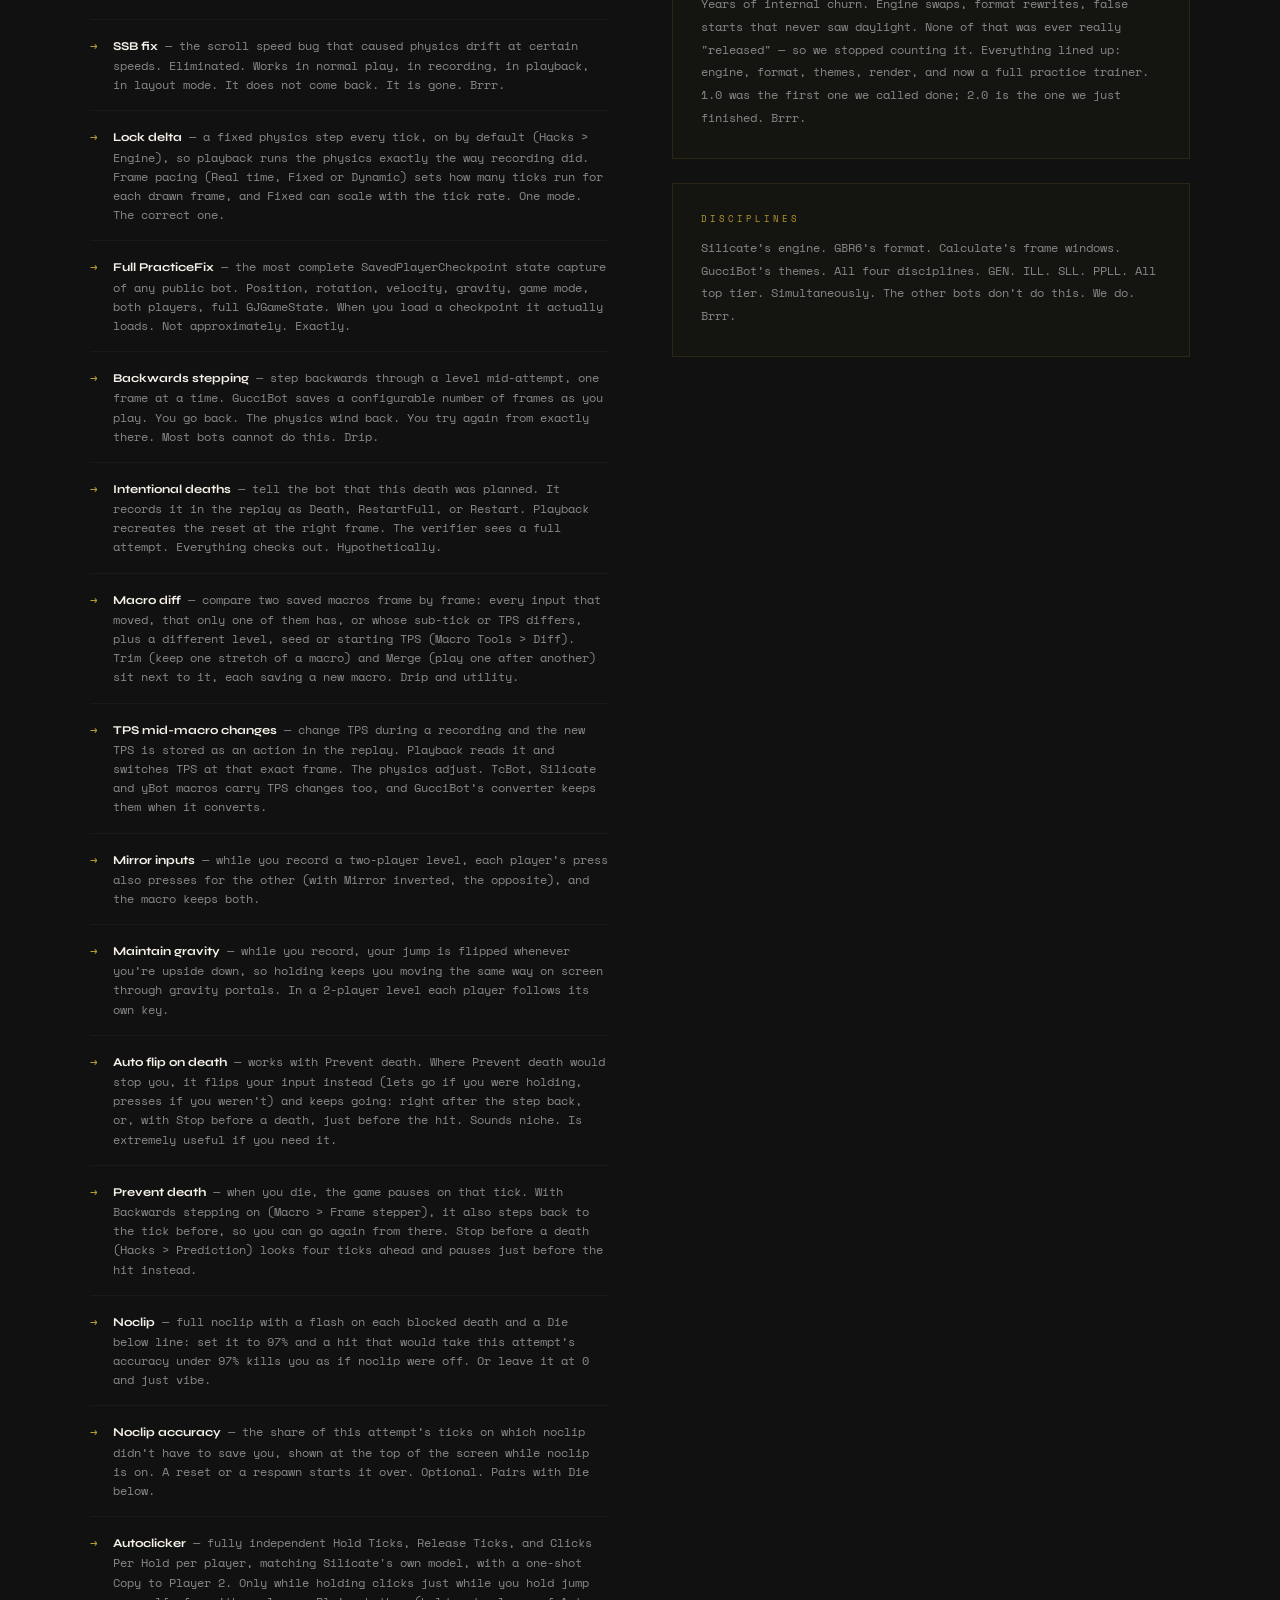
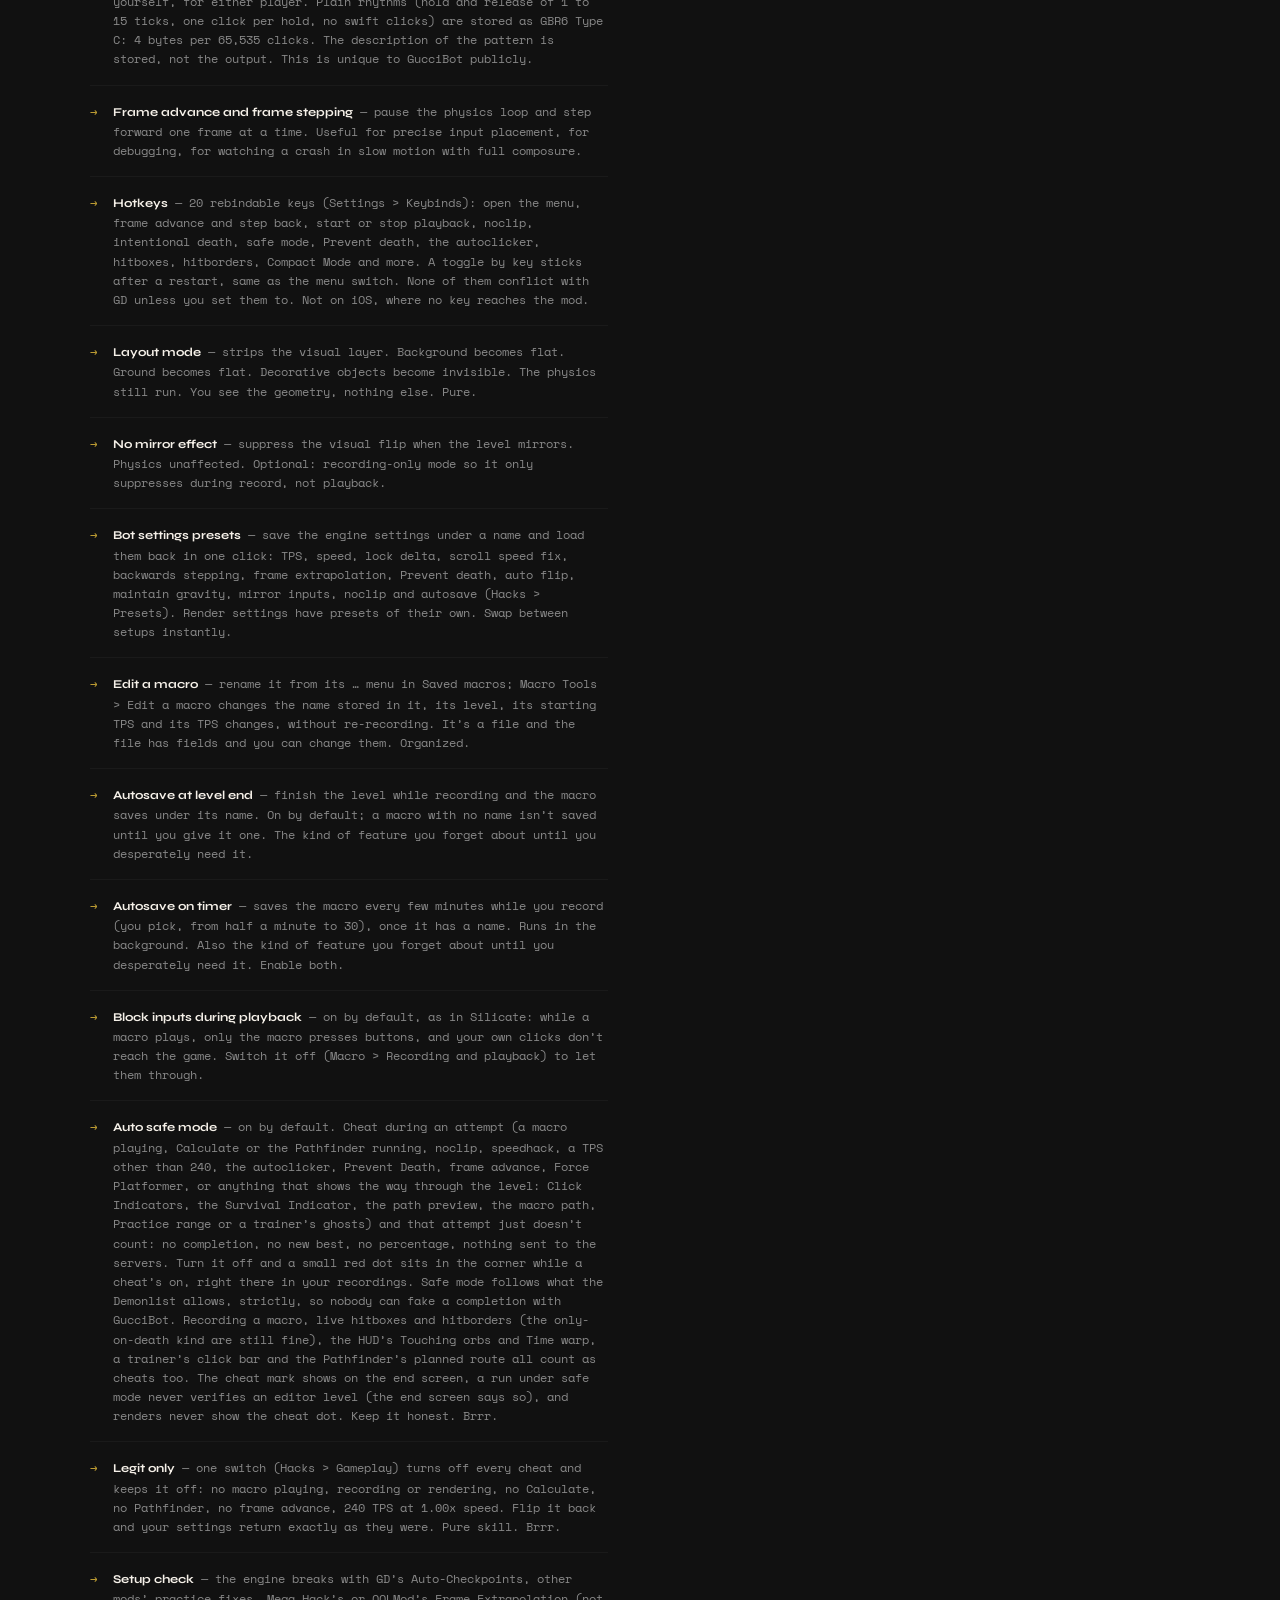
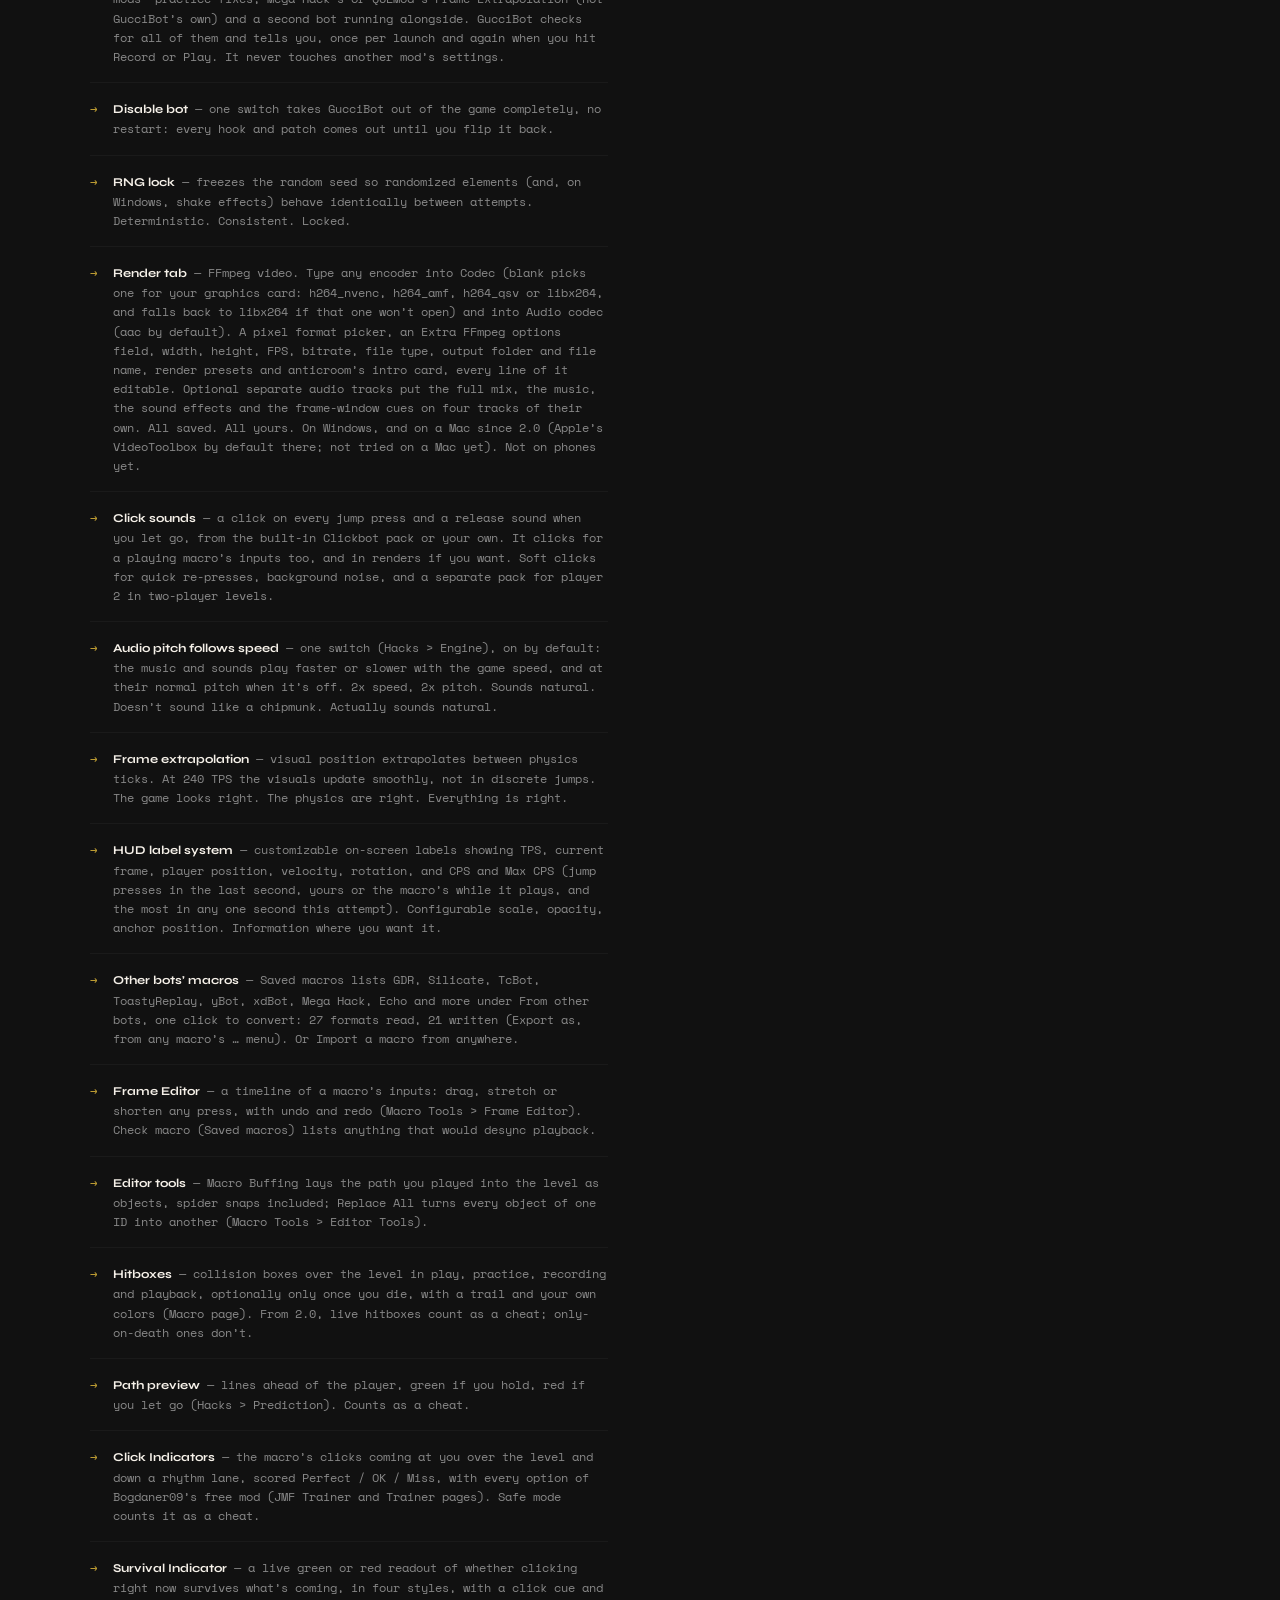
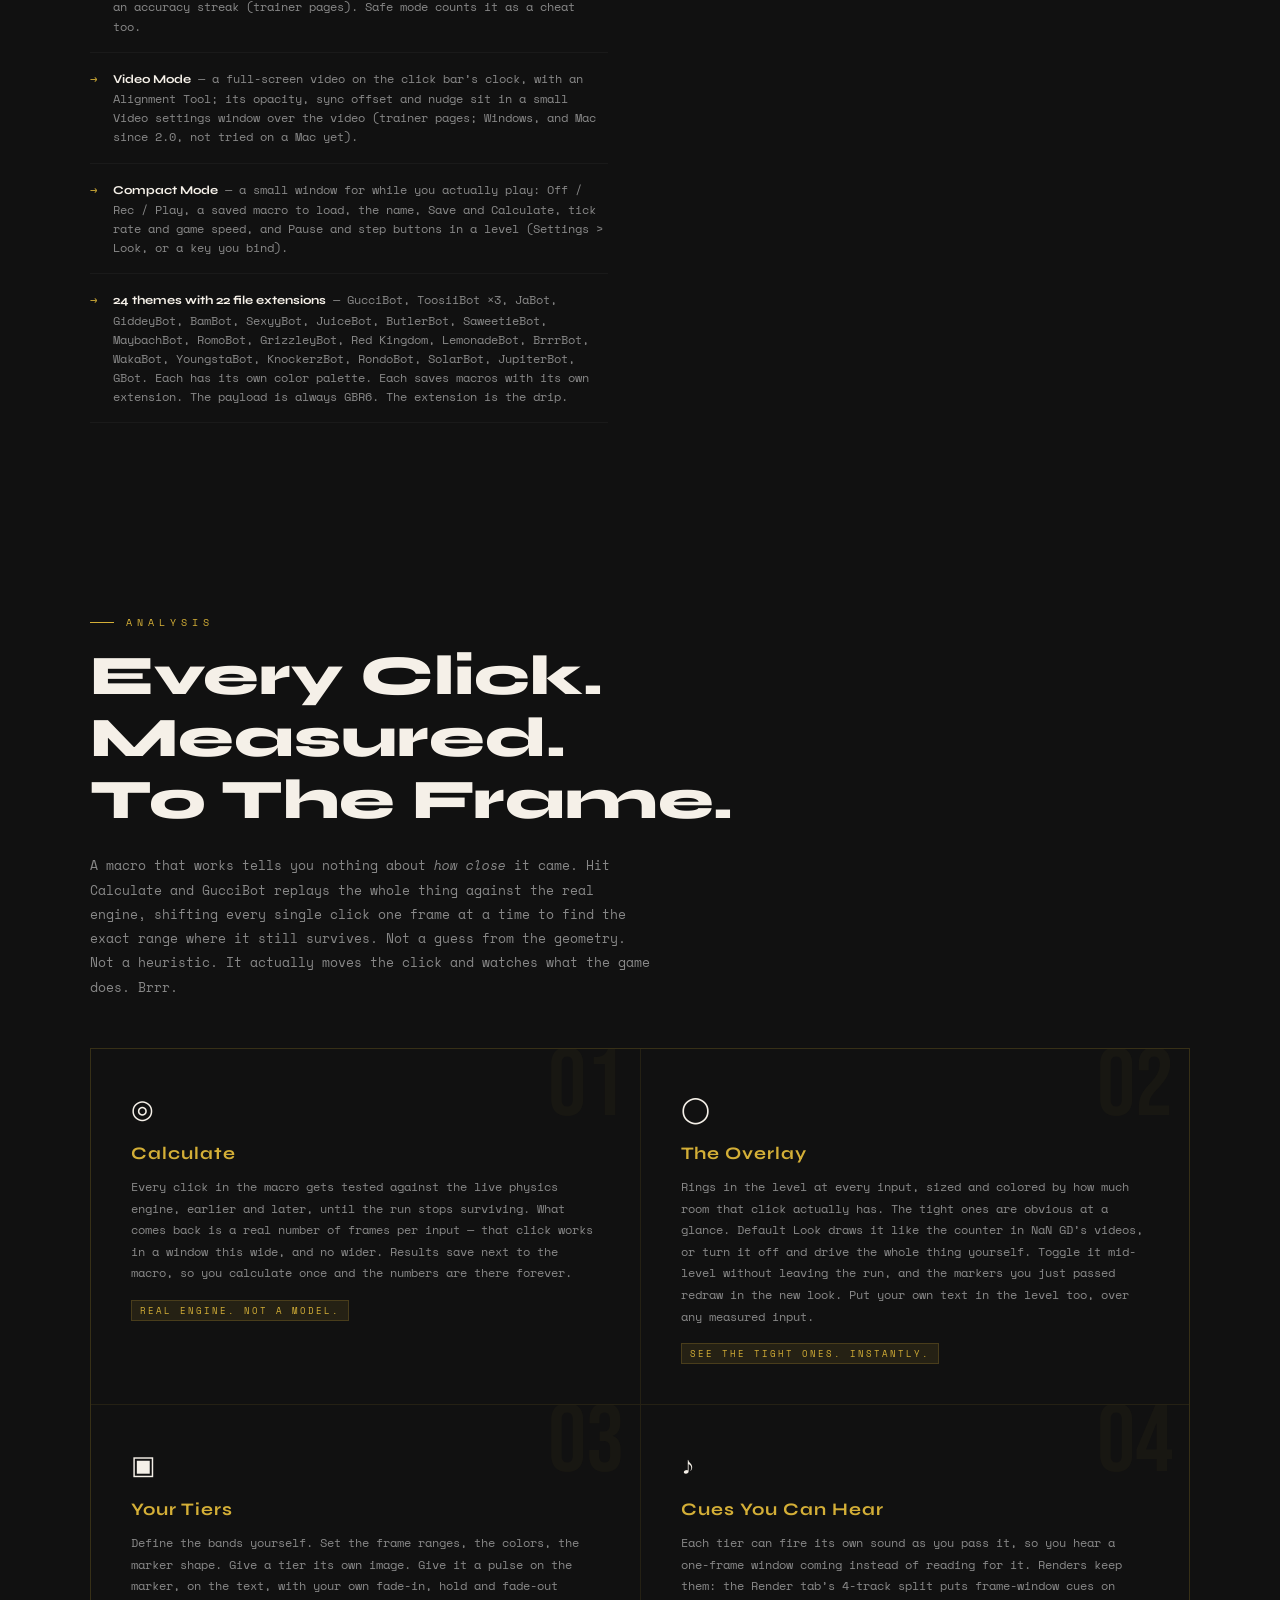
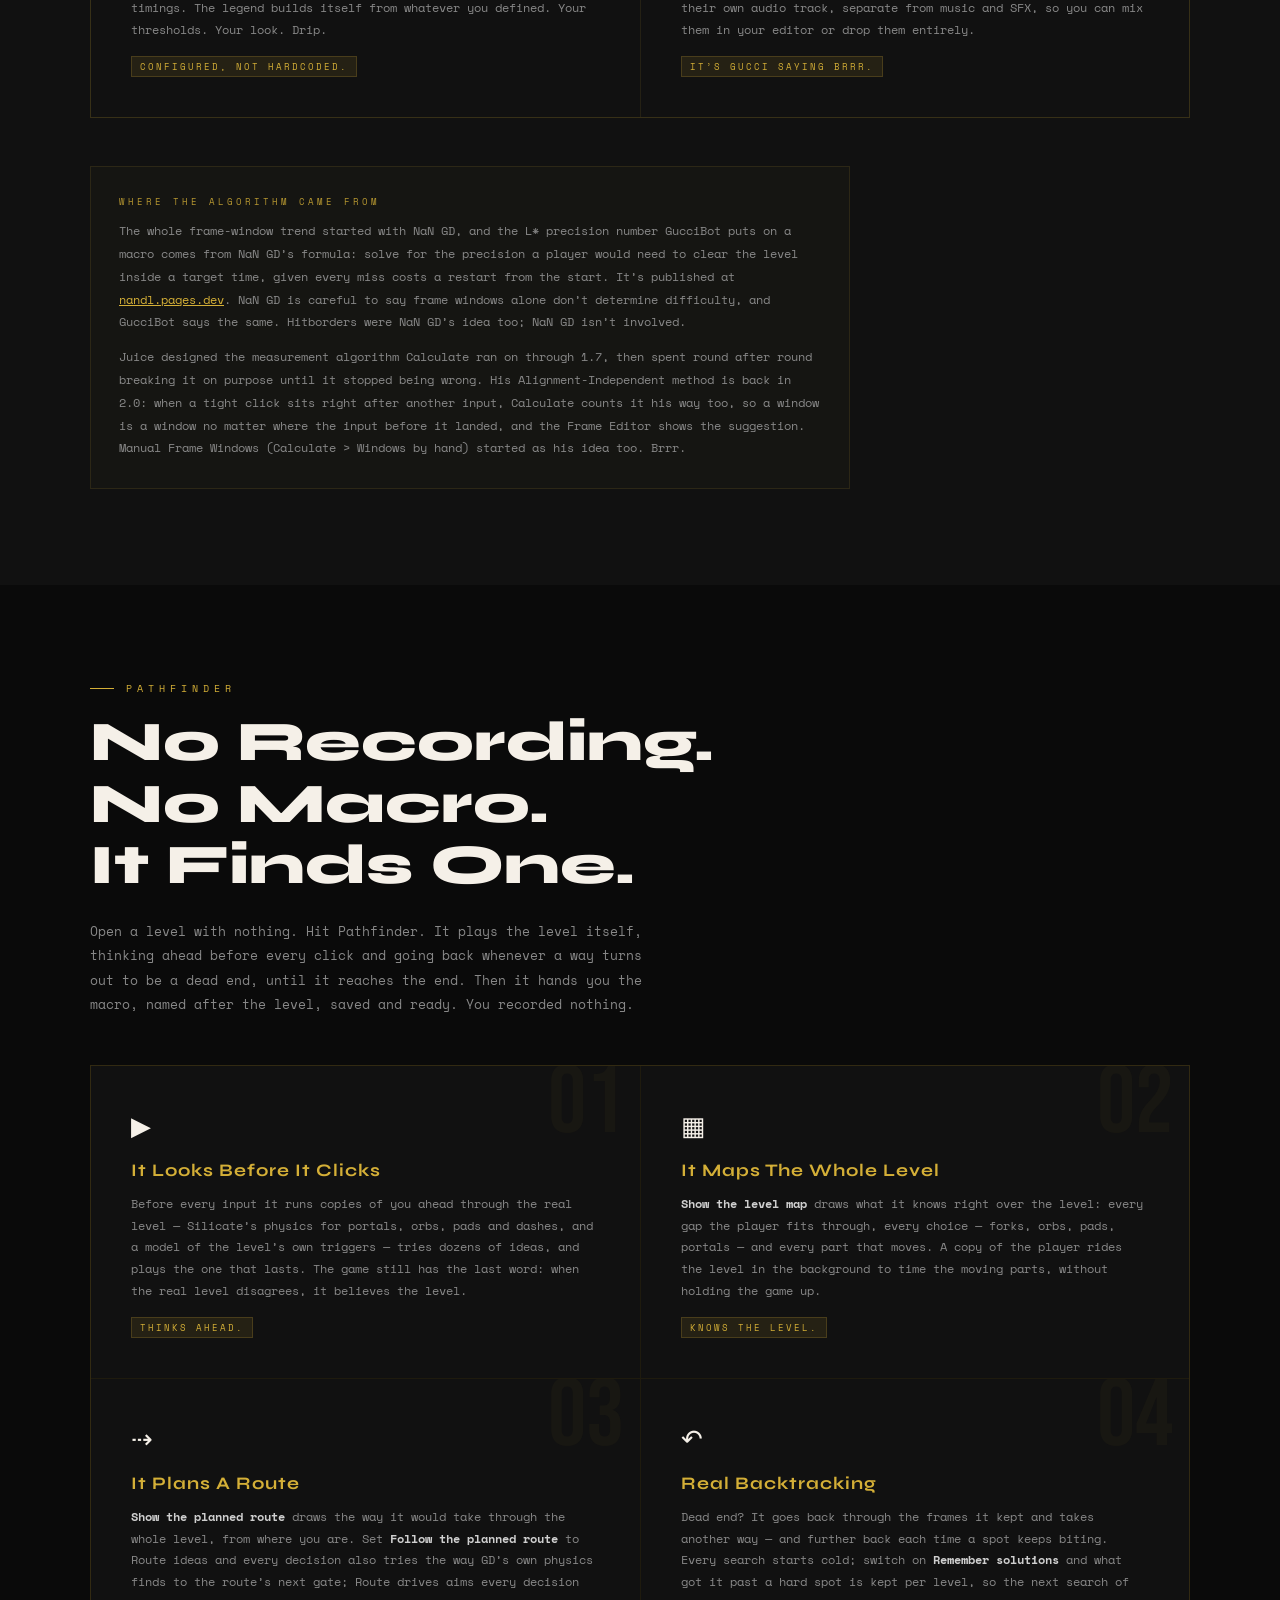
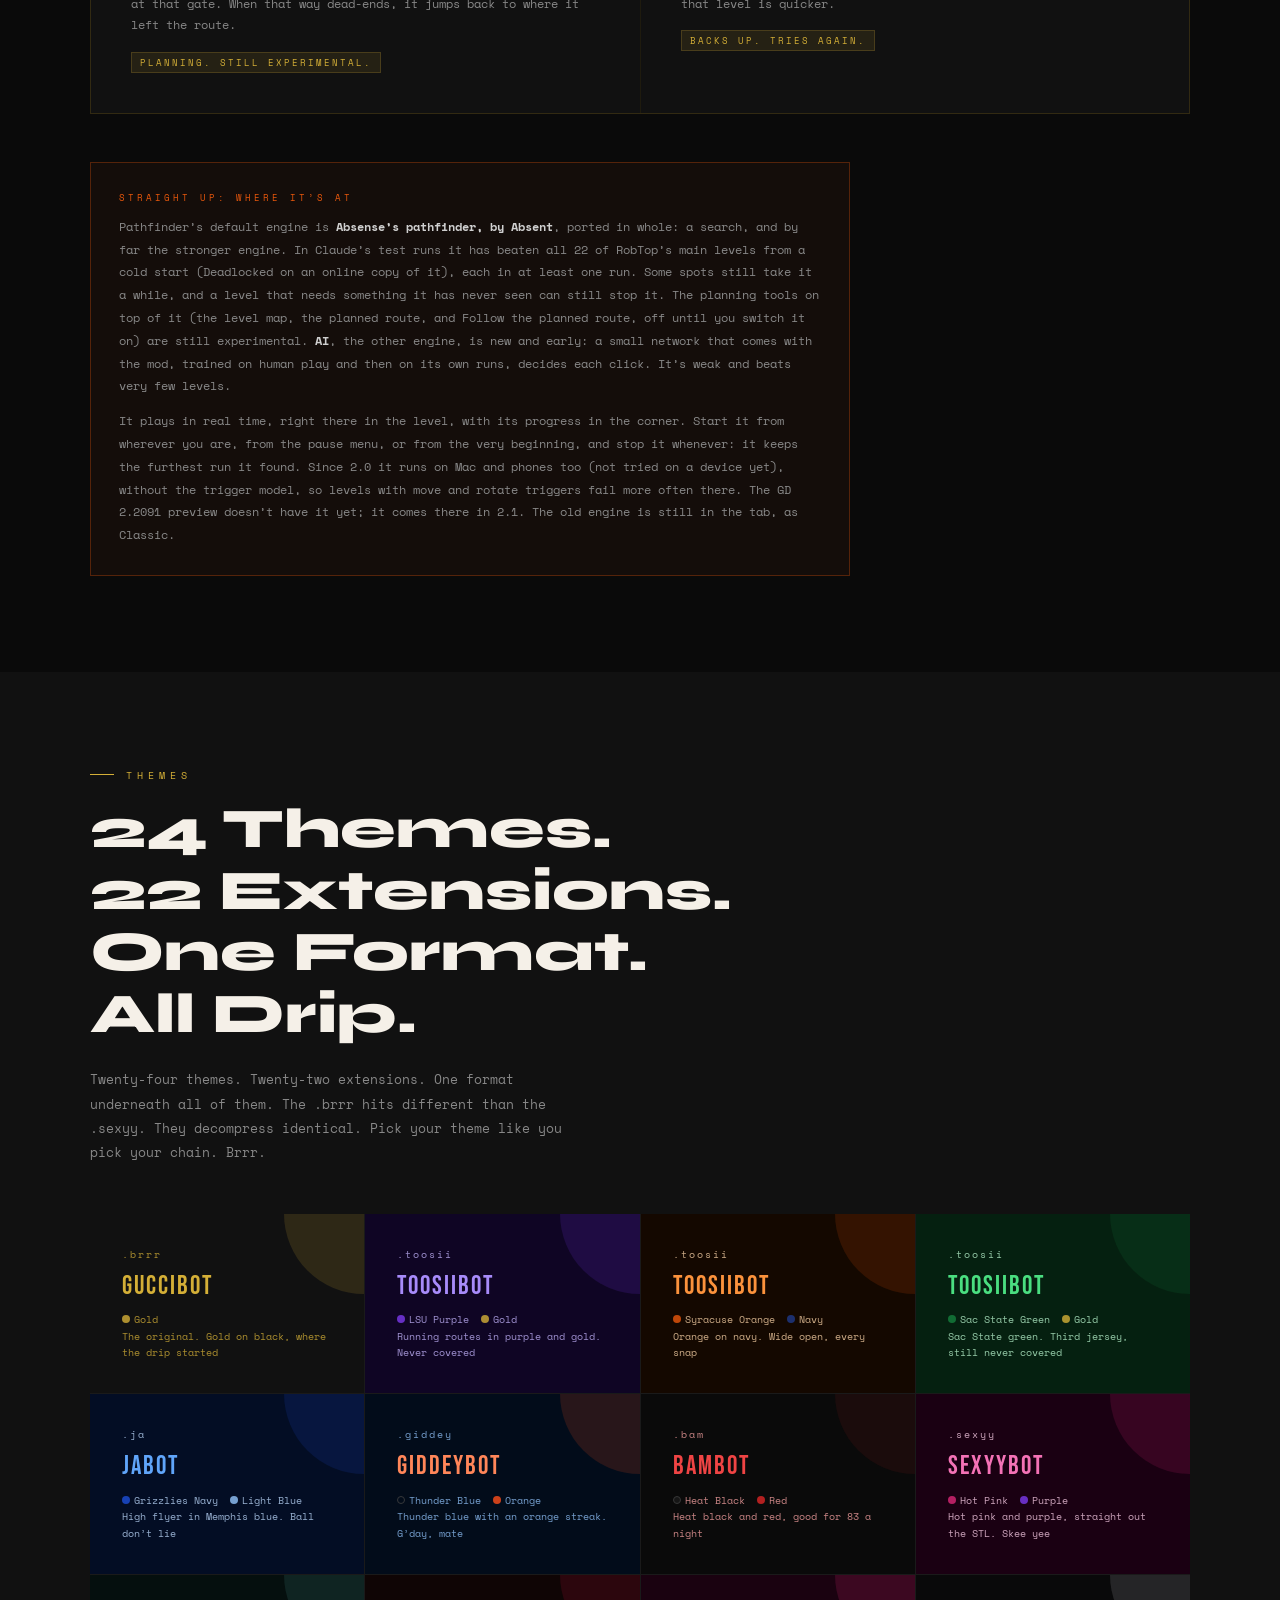
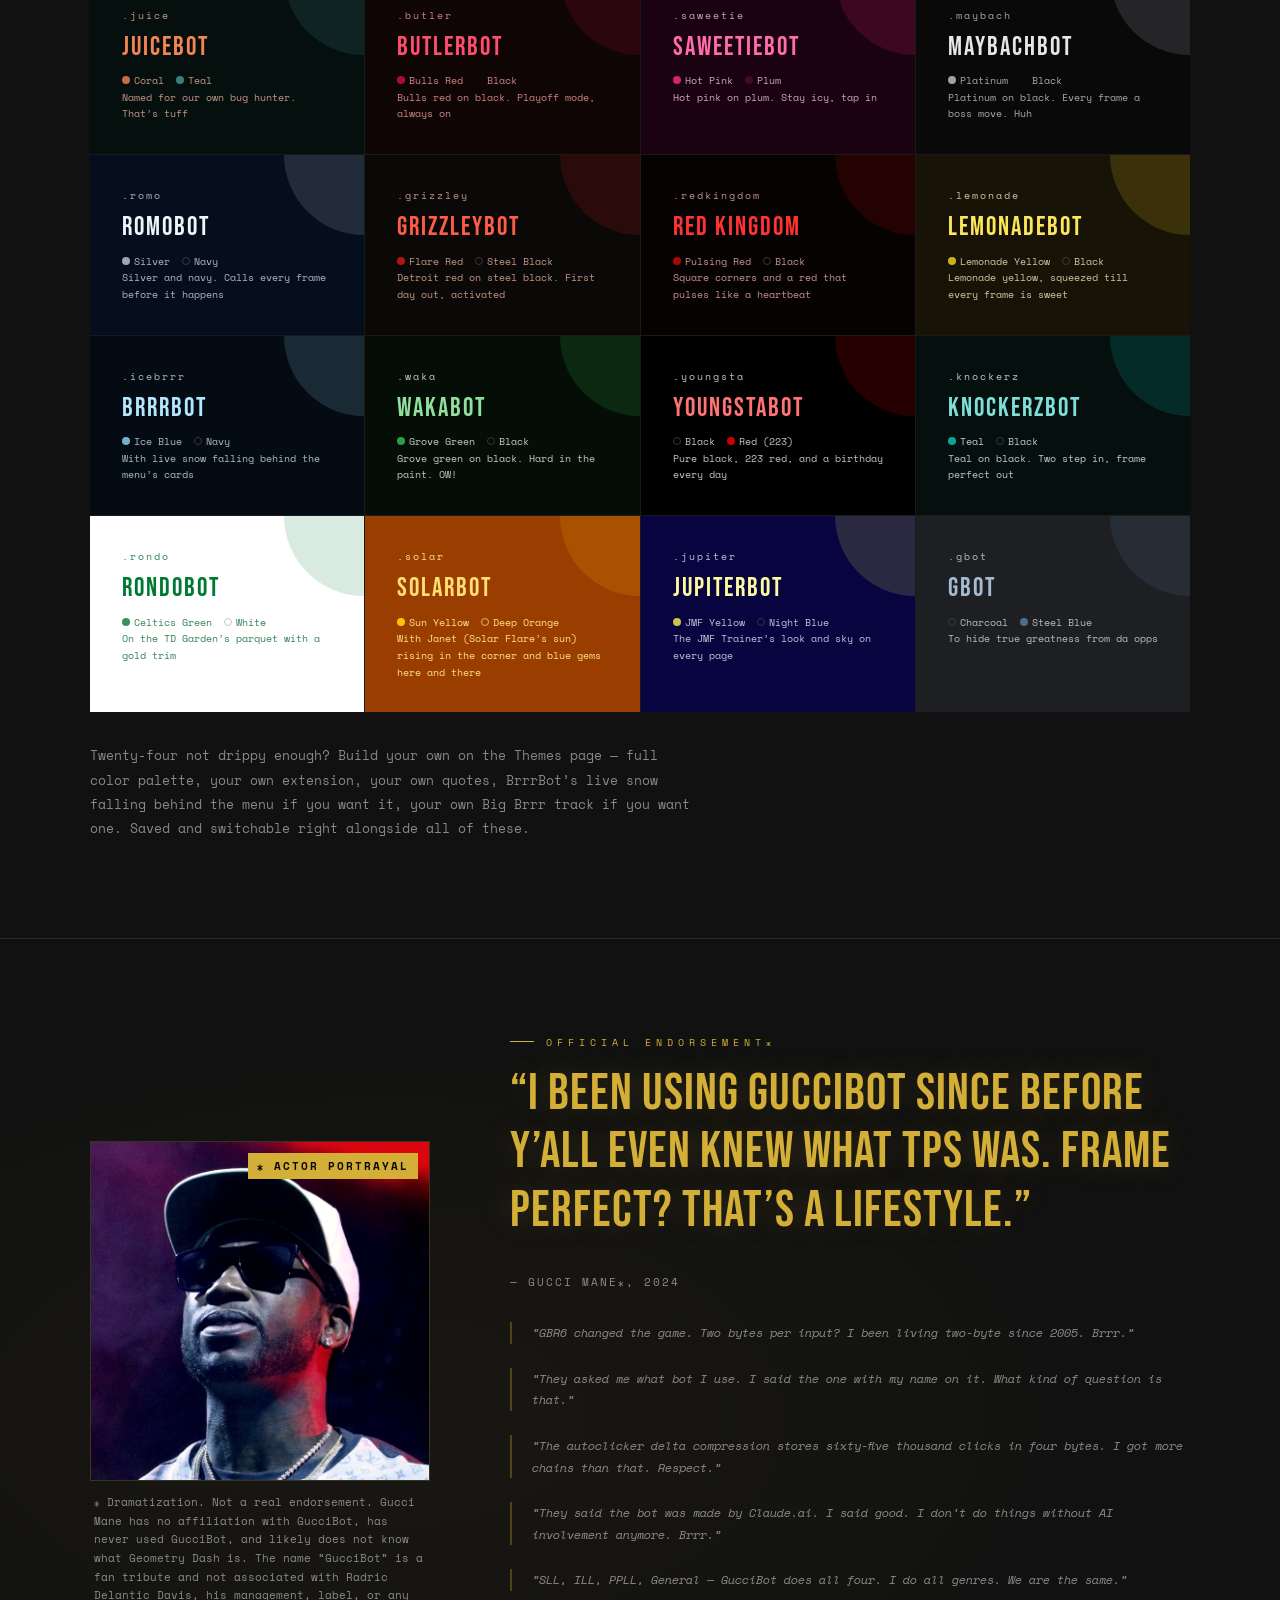
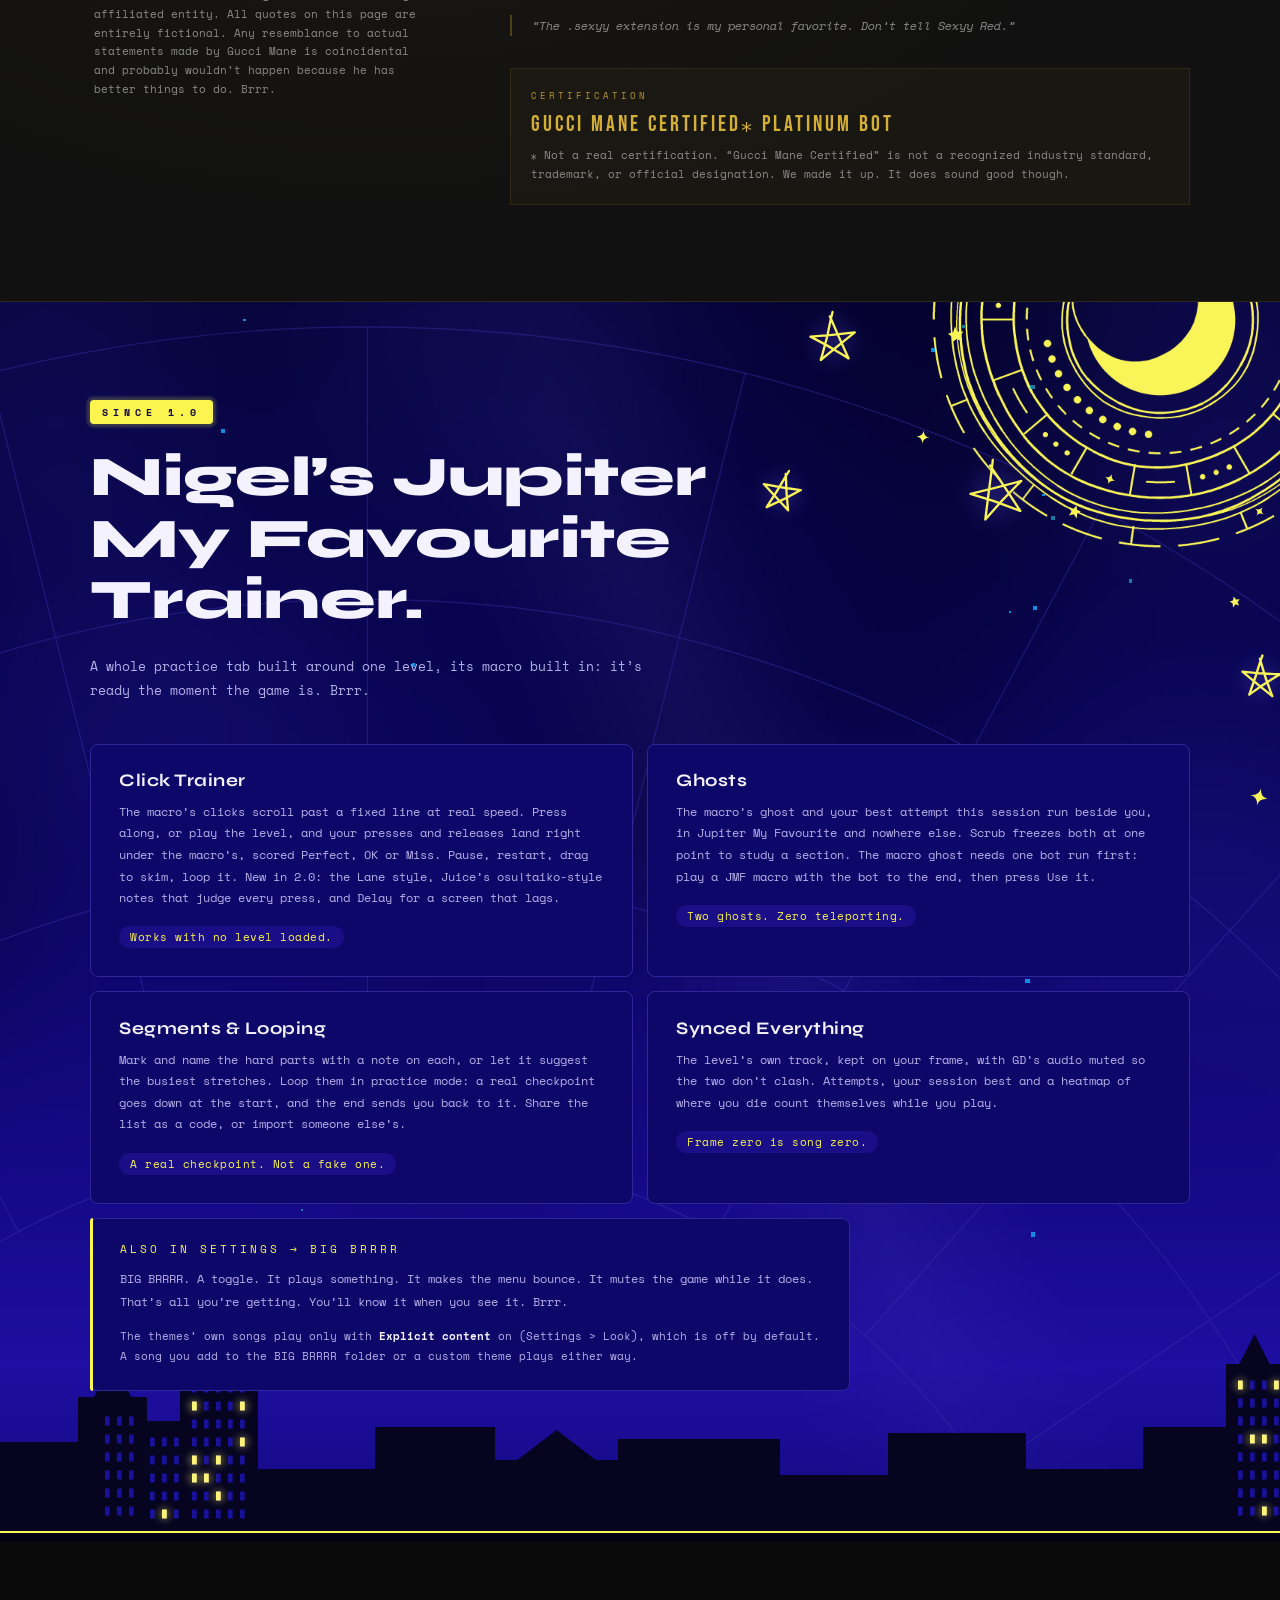
<file: dropped/index.html>
<!DOCTYPE html>
<html lang="en">
<head>
<meta charset="UTF-8">
<meta name="viewport" content="width=device-width, initial-scale=1.0">
<meta name="robots" content="noindex">
<title>GucciBot</title>
<!-- A shared link to this page previews as the site's own logo card, with no
     description: it says nothing of what plays. -->
<meta property="og:type" content="website">
<meta property="og:url" content="https://guccibot.net/dropped/">
<meta property="og:title" content="GucciBot">
<meta property="og:image" content="https://guccibot.net/static/images/og-image.png">
<meta property="og:image:width" content="1200">
<meta property="og:image:height" content="630">
<meta property="og:image:alt" content="The GucciBot logo, an ice cream cone with a diamond scoop and a ruby cube on top in a gold frame, next to the name GucciBot">
<meta name="twitter:card" content="summary_large_image">
<meta name="twitter:title" content="GucciBot">
<meta name="twitter:image" content="https://guccibot.net/static/images/og-image.png">
<meta name="twitter:image:alt" content="The GucciBot logo, an ice cream cone with a diamond scoop and a ruby cube on top in a gold frame, next to the name GucciBot">
<link rel="icon" href="/favicon.ico?v=20261102" sizes="any">
<link rel="icon" href="/favicon-32.png?v=20261102" type="image/png" sizes="32x32">
<link rel="apple-touch-icon" href="/apple-touch-icon.png?v=20261102">
<link rel="manifest" href="/site.webmanifest">
<meta name="theme-color" content="#111110">
<script src="/static/js/site-config.js?v=20261123b"></script>
<style>
  html, body {
    margin: 0;
    padding: 0;
    background: #000;
    overflow: hidden;
    height: 100%;
  }
  video {
    position: fixed;
    inset: 0;
    width: 100vw;
    height: 100vh;
    object-fit: contain;
  }
  /* Mobile-only "tap for sound" hint, added 2026-09-02. Real reason
     this page specifically still needs it even after the site-wide
     click gag moved to an in-page overlay (see static/js/guccibot.js):
     a DIRECT visit to this URL (a shared link, a bookmark, typing it
     in) genuinely has no prior click to reuse for the autoplay-with-
     sound permission mobile browsers require -- there's no gesture at
     all before the page even loads. Nigel asked for something more
     discoverable than the invisible first-tap fallback below; this is
     that, without turning into an actual playback control -- just a
     small, honest label, no play bar. Hidden entirely on desktop
     (where the fallback below usually isn't even needed) via the
     pointer:coarse check, which targets touch input specifically
     rather than just guessing from screen width. */
  #sound-hint {
    display: none;
    position: fixed;
    left: 50%;
    bottom: 2.5rem;
    transform: translateX(-50%);
    color: rgba(255,255,255,0.55);
    font: 0.65rem/1 -apple-system, BlinkMacSystemFont, 'Segoe UI', sans-serif;
    letter-spacing: 1px;
    text-transform: uppercase;
    pointer-events: none;
    text-shadow: 0 1px 4px rgba(0,0,0,0.8);
  }
  @media (pointer: coarse) {
    #sound-hint { display: block; }
  }
</style>
</head>
<body>
<video id="v" loop playsinline></video>
<div id="sound-hint">🔊 tap for sound</div>
<script>
  // No real controls at all -- on purpose, this page is the whole gag,
  // the sound-hint label above is just text, not a player UI. This
  // page is now reached two ways: a direct link/bookmark (no prior
  // gesture at all), or as a fallback if the in-page overlay approach
  // (static/js/guccibot.js) ever can't run for some reason. Either
  // way, try unmuted first and only fall back to muted if the browser
  // blocks it.
  // The dropped-video switch (static/js/site-config.js) is off since
  // 2026-11-23: nothing plays for a visitor who hasn't turned it on, and the
  // visit goes to the home page.
  var VIDEO_ON = !!(window.GUCCI_SITE && window.GUCCI_SITE.droppedVideo);
  // A visitor's own choice (the "Dropped video" button on the other pages) wins.
  try {
    var mine = localStorage.getItem('gucci.droppedVideo');
    if (mine === '1') VIDEO_ON = true;
    else if (mine === '0') VIDEO_ON = false;
  } catch (e) {}
  if (!VIDEO_ON) location.replace('/');
  var v = document.getElementById('v');
  var hint = document.getElementById('sound-hint');
  if (VIDEO_ON) {
    v.src = 'https://github.com/Nigelx1/guccibot-site/releases/download/site-video/0901.1.mp4';
    v.play().catch(function () {
      v.muted = true;
      v.play();
    });
  }

  // The one thing mobile browsers DO honor is a genuine tap on the
  // page itself -- so the first tap/click anywhere unmutes and
  // retries with sound, and also removes the hint once it's served
  // its purpose.
  function unmuteOnFirstTouch() {
    if (!VIDEO_ON) return;
    v.muted = false;
    v.play().catch(function () {});
    if (hint) hint.remove();
    document.removeEventListener('touchstart', unmuteOnFirstTouch);
    document.removeEventListener('click', unmuteOnFirstTouch);
  }
  document.addEventListener('touchstart', unmuteOnFirstTouch);
  document.addEventListener('click', unmuteOnFirstTouch);
</script>
</body>
</html>
</file>
<file: static/css/guccibot.css>
:root {
    --gold: #D4AF37;
    --gold-bright: #FFD700;
    --gold-dim: #8B6914;
    --black: #0a0a0a;
    --near-black: #111111;
    --dark: #1a1a1a;
    --white: #f5f0e8;
    /* 5.5:1 on --near-black, 5.7:1 on --black (WCAG AA wants 4.5). It was
       #666, 3.3:1, on the nav, the credits and every footnote's label. */
    --muted: #8a8a8a;
    --purple: #7c3aed;
    --orange: #ea580c;
    --blue: #1d4ed8;
    --green: #15803d;
    --red: #b91c1c;
    --pink: #db2777;
  }

  * { margin: 0; padding: 0; box-sizing: border-box; }

  html { scroll-behavior: smooth; }

  body {
    background: var(--black);
    color: var(--white);
    font-family: 'Space Mono', monospace;
    overflow-x: hidden;
  }

  /* SCANLINES OVERLAY */
  body::after {
    content: '';
    position: fixed;
    inset: 0;
    background: repeating-linear-gradient(
      0deg,
      transparent,
      transparent 2px,
      rgba(0,0,0,0.08) 2px,
      rgba(0,0,0,0.08) 4px
    );
    pointer-events: none;
    z-index: 9999;
  }

  /* NOISE TEXTURE */
  body::before {
    content: '';
    position: fixed;
    inset: 0;
    opacity: 0.03;
    background-image: url("data:image/svg+xml,%3Csvg viewBox='0 0 256 256' xmlns='http://www.w3.org/2000/svg'%3E%3Cfilter id='n'%3E%3CfeTurbulence type='fractalNoise' baseFrequency='0.9' numOctaves='4' stitchTiles='stitch'/%3E%3C/filter%3E%3Crect width='100%25' height='100%25' filter='url(%23n)'/%3E%3C/svg%3E");
    pointer-events: none;
    z-index: 9998;
  }

  /* ── NAVIGATION ──
     Nine links plus Download need about 1,195 px in one row (1,150 before
     the page links got their arrows and the line before them). From
     1,220 px up they sit in the bar (guccibot.js closes the panel there).
     Narrower, Download stays in the bar and the rest open from the Menu
     button as a panel of big tap targets. Before
     2026-11-01 the last links fell off the right edge at 701-1,100 px with
     no way to reach them, and phones got a 14 px tall sideways strip. */
  nav {
    position: fixed;
    top: 0; left: 0; right: 0;
    z-index: 100;
    display: flex;
    align-items: center;
    gap: 1.25rem;
    padding: 0 2rem;
    height: 56px;
    border-bottom: 1px solid rgba(212,175,55,0.2);
    background: rgba(10,10,10,0.85);
    backdrop-filter: blur(12px);
  }

  .nav-logo {
    display: inline-flex;
    align-items: center;
    gap: 10px;
    font-family: 'Bebas Neue', sans-serif;
    font-size: 1.6rem;
    letter-spacing: 3px;
    color: var(--gold);
    text-decoration: none;
    text-shadow: 0 0 20px rgba(212,175,55,0.5);
    margin-right: auto;
    flex-shrink: 0;
    line-height: 1;
    padding: 10px 0;
  }

  /* The logo beside the name. logo-96.png is scaled down from the 1080 px
     master like the site's icons, enough for 30 px on a 3x screen. */
  .nav-mark {
    display: block;
    width: 30px;
    height: 30px;
    flex-shrink: 0;
  }

  .nav-links {
    display: flex;
    align-items: center;
    gap: 1.5rem;
    list-style: none;
  }

  .nav-links a {
    display: inline-flex;
    align-items: center;
    min-height: 44px;
    font-size: 0.7rem;
    letter-spacing: 1.5px;
    text-transform: uppercase;
    color: var(--muted);
    text-decoration: none;
    white-space: nowrap;
    transition: color 0.2s;
  }

  .nav-links a:hover, .nav-links a[aria-current="page"] { color: var(--gold); }

  /* The last three links open another page (Changelog, Converter,
     Contact); the first six move down this one. A thin gold line stands
     between the two groups, and each page link ends in a small gold
     arrow. In the Menu panel the page links are the last row (one under
     another on a phone), under a gold line. */
  .nav-links li:not(.nav-page) + .nav-page {
    position: relative;
    margin-left: 0.5rem;
  }
  .nav-links li:not(.nav-page) + .nav-page::before {
    content: '';
    position: absolute;
    top: 50%;
    left: calc(-1rem - 0.5px);
    width: 1px;
    height: 16px;
    margin-top: -8px;
    background: rgba(212,175,55,0.45);
  }
  .nav-page a::after {
    content: '';
    flex: none;
    width: 8px;
    height: 8px;
    margin-left: 6px;
    background: var(--gold);
    -webkit-mask: url("data:image/svg+xml,%3Csvg xmlns='http://www.w3.org/2000/svg' viewBox='0 0 10 10'%3E%3Cpath d='M1 5h7M5 2l3 3-3 3' fill='none' stroke='%23000' stroke-width='1.5'/%3E%3C/svg%3E") center / contain no-repeat;
            mask: url("data:image/svg+xml,%3Csvg xmlns='http://www.w3.org/2000/svg' viewBox='0 0 10 10'%3E%3Cpath d='M1 5h7M5 2l3 3-3 3' fill='none' stroke='%23000' stroke-width='1.5'/%3E%3C/svg%3E") center / contain no-repeat;
  }

  .nav-cta {
    display: inline-flex;
    align-items: center;
    height: 36px;
    padding: 0 16px;
    flex-shrink: 0;
    font-size: 0.65rem;
    font-weight: 700;
    letter-spacing: 2px;
    text-transform: uppercase;
    text-decoration: none;
    color: var(--black);
    background: var(--gold);
    transition: background 0.2s;
  }

  .nav-cta:hover { background: var(--gold-bright); }

  .nav-toggle {
    display: none;
    align-items: center;
    gap: 10px;
    height: 40px;
    padding: 0 12px;
    flex-shrink: 0;
    font-family: 'Space Mono', monospace;
    font-size: 0.65rem;
    letter-spacing: 2px;
    text-transform: uppercase;
    color: var(--gold);
    background: transparent;
    border: 1px solid rgba(212,175,55,0.4);
    cursor: pointer;
  }

  .nav-toggle-icon,
  .nav-toggle-icon::before,
  .nav-toggle-icon::after {
    display: block;
    width: 16px;
    height: 2px;
    background: currentColor;
    transition: transform 0.2s, opacity 0.2s;
  }

  .nav-toggle-icon { position: relative; }
  .nav-toggle-icon::before,
  .nav-toggle-icon::after { content: ''; position: absolute; left: 0; }
  .nav-toggle-icon::before { top: -5px; }
  .nav-toggle-icon::after { top: 5px; }
  nav.nav-open .nav-toggle-icon { background: transparent; }
  nav.nav-open .nav-toggle-icon::before { transform: translateY(5px) rotate(45deg); }
  nav.nav-open .nav-toggle-icon::after { transform: translateY(-5px) rotate(-45deg); }

  /* Behind the open panel: a tap outside it closes the menu. */
  .nav-scrim {
    display: none;
    position: absolute;
    top: 100%;
    left: 0; right: 0;
    height: 100vh;
    background: rgba(0,0,0,0.55);
    border: 0;
    cursor: default;
  }

  @media (max-width: 1219px) {
    .nav-toggle { display: inline-flex; }

    /* Without JavaScript the Menu button can't work, so the links stay
       in the bar as a sideways strip instead. */
    html:not(.js) .nav-toggle { display: none; }
    html:not(.js) .nav-links {
      min-width: 0;
      overflow-x: auto;
      scrollbar-width: none;
    }
    html:not(.js) .nav-links::-webkit-scrollbar { display: none; }

    .js .nav-links {
      display: none;
      position: absolute;
      top: 100%;
      left: 0; right: 0;
      z-index: 1;
      grid-template-columns: repeat(3, 1fr);
      gap: 0;
      max-height: calc(100vh - 56px);
      overflow-y: auto;
      background: #0d0d0d;
      border-bottom: 1px solid rgba(212,175,55,0.25);
    }
    .js nav.nav-open .nav-links { display: grid; }
    .js nav.nav-open .nav-scrim { display: block; }
    .js .nav-links a {
      display: flex;
      min-height: 56px;
      padding: 0 1.5rem;
      font-size: 0.75rem;
      border-top: 1px solid rgba(255,255,255,0.06);
    }
    .js .nav-links li:nth-child(3n+2) a,
    .js .nav-links li:nth-child(3n+3) a { border-left: 1px solid rgba(255,255,255,0.06); }
    .js .nav-links li.nav-page { margin-left: 0; }
    .js .nav-links li.nav-page::before { content: none; }
    .js .nav-links .nav-page a { border-top-color: rgba(212,175,55,0.45); }
  }

  @media (max-width: 560px) {
    nav { padding: 0 1rem; gap: 0.6rem; }
    .nav-logo { font-size: 1.3rem; letter-spacing: 2px; gap: 8px; }
    .nav-mark { width: 26px; height: 26px; }
    .nav-cta { padding: 0 12px; letter-spacing: 1.5px; }
    .nav-toggle { padding: 0 10px; gap: 8px; }
    .js .nav-links { grid-template-columns: 1fr; }
    .js .nav-links li a { border-left: 0 !important; }
    .js .nav-links .nav-page + .nav-page a { border-top-color: rgba(255,255,255,0.06); }
  }

  @media (max-width: 359px) {
    .nav-toggle-label { display: none; }
    .nav-toggle { padding: 0 12px; }
  }

  section[id] { scroll-margin-top: 56px; }

  /* ── HERO ──
     A column: the content centered in the space above, the stats at the
     bottom. The stats used to be absolutely positioned and centered with
     translateX(-50%), which the fadeUp animation's own transform replaced
     (so they sat right of center at every width), and on a landscape
     phone they covered the buttons. In the flow, neither can happen. */
  .hero {
    min-height: 100vh;
    min-height: 100svh;
    display: flex;
    flex-direction: column;
    align-items: center;
    position: relative;
    overflow: hidden;
    padding: 5rem 2rem 3rem;
  }

  .hero-grid-bg {
    position: absolute;
    inset: 0;
    background-image:
      linear-gradient(rgba(212,175,55,0.04) 1px, transparent 1px),
      linear-gradient(90deg, rgba(212,175,55,0.04) 1px, transparent 1px);
    background-size: 60px 60px;
  }

  .hero-glow {
    position: absolute;
    width: 600px; height: 600px;
    background: radial-gradient(circle, rgba(212,175,55,0.08) 0%, transparent 70%);
    top: 50%; left: 50%;
    transform: translate(-50%, -50%);
    pointer-events: none;
  }

  .hero-content {
    position: relative;
    text-align: center;
    max-width: 900px;
    margin: auto 0;
  }

  .hero-tag {
    display: inline-block;
    font-size: 0.65rem;
    letter-spacing: 4px;
    text-transform: uppercase;
    color: var(--gold);
    border: 1px solid rgba(212,175,55,0.3);
    padding: 6px 16px;
    margin-bottom: 2rem;
    animation: fadeUp 0.6s ease both;
  }

  .hero-title {
    font-family: 'Bebas Neue', sans-serif;
    font-size: clamp(5rem, 15vw, 11rem);
    line-height: 0.9;
    letter-spacing: -2px;
    animation: fadeUp 0.6s 0.1s ease both;
  }

  .hero-title .gold { color: var(--gold); text-shadow: 0 0 40px rgba(212,175,55,0.3); }

  .hero-subtitle {
    font-size: 0.8rem;
    letter-spacing: 6px;
    text-transform: uppercase;
    color: var(--muted);
    margin: 1.5rem 0 3rem;
    animation: fadeUp 0.6s 0.2s ease both;
  }

  .hero-cta {
    display: flex;
    gap: 1rem;
    justify-content: center;
    flex-wrap: wrap;
    animation: fadeUp 0.6s 0.3s ease both;
  }

  .btn {
    font-family: 'Space Mono', monospace;
    font-size: 0.7rem;
    letter-spacing: 3px;
    text-transform: uppercase;
    padding: 14px 32px;
    text-decoration: none;
    cursor: pointer;
    border: none;
    transition: all 0.2s;
    display: inline-flex;
    align-items: center;
    gap: 8px;
  }

  .btn-primary {
    background: var(--gold);
    color: var(--black);
    font-weight: 700;
  }
  .btn-primary:hover {
    background: var(--gold-bright);
    transform: translateY(-2px);
    box-shadow: 0 8px 32px rgba(212,175,55,0.4);
  }

  .btn-secondary {
    background: transparent;
    color: var(--gold);
    border: 1px solid rgba(212,175,55,0.4);
  }
  .btn-secondary:hover {
    background: rgba(212,175,55,0.08);
    border-color: var(--gold);
    transform: translateY(-2px);
  }

  .hero-stats {
    position: relative;
    display: flex;
    flex-wrap: wrap;
    justify-content: center;
    gap: 1.25rem 3rem;
    margin-top: 3rem;
    font-size: 0.65rem;
    letter-spacing: 2px;
    text-align: center;
    color: var(--muted);
    animation: fadeUp 0.6s 0.4s ease both;
  }

  .hero-stats span { color: var(--gold); font-weight: 700; display: block; font-size: 1.4rem; font-family: 'Bebas Neue', sans-serif; letter-spacing: 1px; }

  /* ── MARQUEE ── */
  .marquee-wrapper {
    overflow: hidden;
    border-top: 1px solid rgba(212,175,55,0.15);
    border-bottom: 1px solid rgba(212,175,55,0.15);
    background: rgba(212,175,55,0.04);
    padding: 12px 0;
  }

  .marquee-track {
    display: flex;
    gap: 0;
    animation: marquee 20s linear infinite;
    white-space: nowrap;
  }

  .marquee-item {
    font-family: 'Bebas Neue', sans-serif;
    font-size: 1rem;
    letter-spacing: 4px;
    color: var(--gold);
    padding: 0 2.5rem;
    opacity: 0.6;
  }

  .marquee-sep {
    color: var(--gold-dim);
    padding: 0;
  }

  @keyframes marquee {
    from { transform: translateX(0); }
    to { transform: translateX(-50%); }
  }

  /* ── SECTIONS ── */
  section { padding: 6rem 2rem; }

  .container { max-width: 1100px; margin: 0 auto; }

  .section-label {
    font-size: 0.6rem;
    letter-spacing: 5px;
    text-transform: uppercase;
    color: var(--gold);
    margin-bottom: 1rem;
    display: flex;
    align-items: center;
    gap: 12px;
  }

  .section-label::before {
    content: '';
    display: block;
    width: 24px;
    height: 1px;
    background: var(--gold);
  }

  .section-title {
    font-family: 'Syne', sans-serif;
    font-size: clamp(2rem, 5vw, 3.5rem);
    font-weight: 800;
    line-height: 1.1;
    margin-bottom: 1.5rem;
    overflow-wrap: break-word;
  }

  /* ── GBR6 FEATURE SECTION ── */
  .feature-grid {
    display: grid;
    grid-template-columns: repeat(auto-fit, minmax(280px, 1fr));
    gap: 1px;
    background: rgba(212,175,55,0.1);
    border: 1px solid rgba(212,175,55,0.1);
    margin-top: 3rem;
  }

  /* No card left alone next to an empty tinted block (the grid's gap color
     shows through an empty cell). Four cards (Frame Windows, Pathfinder,
     the JMF trainer) go two by two: auto-fit made three columns from about
     1,000 px up. Three cards (GBR6's types, the Trainer) where only two fit
     across: the third takes the whole row. */
  @media (min-width: 701px) {
    .feature-grid:has(> .feature-card:nth-child(4):last-child) { grid-template-columns: repeat(2, 1fr); }
  }
  .feature-grid:has(> .feature-card:nth-child(3):last-child) { grid-template-columns: 1fr; }
  @media (min-width: 600px) {
    .feature-grid:has(> .feature-card:nth-child(3):last-child) { grid-template-columns: repeat(2, 1fr); }
    .feature-grid:has(> .feature-card:nth-child(3):last-child) > .feature-card:nth-child(3) { grid-column: 1 / -1; }
  }
  @media (min-width: 960px) {
    .feature-grid:has(> .feature-card:nth-child(3):last-child) { grid-template-columns: repeat(3, 1fr); }
    .feature-grid:has(> .feature-card:nth-child(3):last-child) > .feature-card:nth-child(3) { grid-column: auto; }
  }

  /* By The Numbers: eight stats, four across or two by two (auto-fill made
     five or three columns, with empty tinted cells after the last). */
  .stats-grid { grid-template-columns: repeat(4, 1fr); }
  @media (max-width: 900px) { .stats-grid { grid-template-columns: repeat(2, 1fr); } }
  @media (max-width: 480px) { .stats-grid { grid-template-columns: 1fr; } }

  .feature-card {
    background: var(--near-black);
    padding: 2.5rem;
    position: relative;
    overflow: hidden;
    transition: background 0.3s;
  }

  .feature-card:hover { background: #151515; }

  .feature-card::before {
    content: attr(data-num);
    position: absolute;
    top: -10px; right: 16px;
    font-family: 'Bebas Neue', sans-serif;
    font-size: 6rem;
    color: rgba(212,175,55,0.04);
    line-height: 1;
    pointer-events: none;
  }

  .feature-icon {
    font-size: 1.6rem;
    margin-bottom: 1rem;
  }

  .feature-name {
    font-family: 'Syne', sans-serif;
    font-size: 1.1rem;
    font-weight: 700;
    color: var(--gold);
    margin-bottom: 0.75rem;
    letter-spacing: 1px;
  }

  .feature-desc {
    font-size: 0.75rem;
    line-height: 1.8;
    color: #888;
  }

  .feature-badge {
    display: inline-block;
    font-size: 0.55rem;
    letter-spacing: 2px;
    text-transform: uppercase;
    background: rgba(212,175,55,0.1);
    color: var(--gold);
    border: 1px solid rgba(212,175,55,0.2);
    padding: 3px 8px;
    margin-top: 1rem;
  }

  /* ── JMF SECTION: the in-game JMF Trainer page's look (2.0) ──
     The page as GucciBot 2.0.0 draws it (src/ui/pages/jupiter_backdrop.cpp,
     and trainer_pages.cpp's jmfLook): a star chart at night behind indigo
     cards, with the level's yellow and lavender text. The art is GucciBot's
     own, made by its tools/jupiter_art.py: the sky, the moon dial and the
     skyline are its pictures (resources/jupiter, as lossless WebP; the sky
     without its chart lines, which are drawn here as SVG so they stay thin
     at any size), and the stars, halos, specks and lit windows are the same
     shapes as SVG. Each piece sits where the game puts it, in its units
     (--u, one unit of the menu's 720 x 500 first size): the dial off the
     top-right corner (smaller by --k when narrow, as the game's), the specks
     spread over the top, the skyline and its yellow ground line along the
     bottom. The stars keep their sizes and heights; across, the ones the
     game keeps in its sidebar go in the margin left of the page, its page's
     stars spread over the sky right of the heading (--p0, --pw), and the
     right edge's stay on the right edge, so none sits on the words. On a
     phone the heading moves down for a band of sky with the dial and the
     upper stars, and the rest stay out. The rings turn,
     the halos and twinkles pulse, the specks rise and a lit window goes
     dark now and then, as with the game's Animations on; with reduced
     motion it all holds still. */
  #trainer {
    --u: 1.5px;
    --k: 1;
    --gutter: 2rem;  /* the section's side padding */
    --p0: 45%;
    --pw: 55%;
    --jmf-yellow: #FCF550;   /* the JMF page's accent */
    --jmf-ink-line: #F9F558; /* the art's line yellow */
    --jmf-ink: #F4F2FF;
    --jmf-lavender: #B6B0E8;
    --jmf-card: #0D0769;
    --jmf-edge: #2F2699;
    --jmf-tint: #1A0E86;
    position: relative;
    overflow: hidden;
    padding-bottom: calc(100 * var(--u));
    background: #07043F linear-gradient(#050236, #0A055E 42%, #160A8C 74%, #1E0EA2 86%, #14097E);
  }
  @media (max-width: 1199px) { #trainer { --p0: 50%; --pw: 50%; } }
  @media (max-width: 1099px) { #trainer { --u: 1.25px; } }
  @media (max-width: 900px) { #trainer { --k: 0.85; } }
  @media (max-width: 700px) {
    #trainer {
      --u: 0.85px;
      --k: 0.7;
      --gutter: 1.25rem;
      --p0: 5%;
      --pw: 90%;
      padding-top: calc(158 * var(--u));
    }
  }

  #trainer > .container { position: relative; z-index: 1; }

  .jmf-art {
    position: absolute;
    inset: 0;
    z-index: 0;
    pointer-events: none;
  }
  .jmf-art > * { position: absolute; }
  .jmf-art img { display: block; max-width: none; }

  .jmf-sky {
    inset: 0;
    width: 100%;
    height: 100%;
    object-fit: cover;
    object-position: 50% 100%;
  }

  /* The sky's faint astrolabe, cover-fitted from the bottom as the sky is. */
  .jmf-chart { inset: 0; width: 100%; height: 100%; }
  .jmf-chart path {
    fill: none;
    stroke: #3A30A8;
    stroke-opacity: 0.45;
    stroke-width: 1.2px;
    vector-effect: non-scaling-stroke;
  }

  .jmf-dial {
    top: calc(12 * var(--u) * var(--k));
    right: calc(80 * var(--u) * var(--k));
    width: 0;
    height: 0;
  }
  .jmf-dial img { position: absolute; }
  .jmf-dial-still {
    left: calc(-142 * var(--u) * var(--k));
    top: calc(-12 * var(--u) * var(--k));
    width: calc(222 * var(--u) * var(--k));
    height: calc(154 * var(--u) * var(--k));
  }
  .jmf-dial-ccw {
    left: calc(-153 * var(--u) * var(--k));
    top: calc(-153 * var(--u) * var(--k));
    width: calc(306 * var(--u) * var(--k));
    height: calc(306 * var(--u) * var(--k));
    animation: jmf-turn 180s linear infinite reverse;  /* 2 degrees a second, the other way */
  }
  .jmf-dial-cw {
    left: calc(-121 * var(--u) * var(--k));
    top: calc(-121 * var(--u) * var(--k));
    width: calc(242 * var(--u) * var(--k));
    height: calc(242 * var(--u) * var(--k));
    animation: jmf-turn 120s linear infinite;          /* 3 degrees a second, clockwise */
  }

  /* A star: centered on its place, --d units square. From the left edge,
     the right edge, or across the page in proportion. */
  .jmf-star {
    top: calc(var(--y) * var(--u));
    width: calc(var(--d) * var(--u));
    height: calc(var(--d) * var(--u));
    margin: calc(var(--d) * var(--u) / -2) 0 0 calc(var(--d) * var(--u) / -2);
    overflow: visible;
  }
  .jmf-l { left: calc(max(var(--gutter), (100% - 1100px) / 2) - (172 - var(--x)) * var(--u)); }
  .jmf-r { left: calc(100% - (720 - var(--x)) * var(--u)); }
  .jmf-p { left: calc(var(--p0) + (var(--x) - 172) / 548 * var(--pw)); }
  @media (max-width: 1299px) { .jmf-l { display: none; } }
  @media (max-width: 700px) { .jmf-low { display: none; } }
  .jmf-ink {
    fill: none;
    stroke: var(--jmf-ink-line);
    stroke-width: 1.55;
    stroke-linecap: round;
    stroke-linejoin: round;
  }
  .jmf-fill { fill: var(--jmf-ink-line); }
  /* Each star's own beat (the game's 0.75 + 0.25 sin(1.9 t + 1.7 i)). */
  .jmf-halo {
    opacity: 0.75;
    animation: jmf-beat 3.31s ease-in-out infinite;
    animation-delay: calc(var(--i) * -0.895s);
  }
  .jmf-twinkle {
    animation: jmf-twinkle 3.31s ease-in-out infinite;
    animation-delay: calc(var(--i) * -0.895s - 2.68s);
  }

  /* The specks, spread over the top three quarters and rising; the track
     holds them twice, a span apart, so the loop has no seam. */
  .jmf-specks { left: 0; right: 0; top: 0; height: 76%; overflow: hidden; }
  .jmf-specks-track {
    position: absolute;
    inset: 0;
    animation: jmf-rise 150s linear infinite;
  }
  .jmf-specks i {
    position: absolute;
    left: calc(var(--x) / 720 * 100%);
    top: calc(var(--y) / 380 * 100%);
    width: calc(var(--z) * var(--u));
    height: calc(var(--z) * var(--u));
    background: #1CA3C6;
    opacity: 0.75;
  }
  .jmf-specks i:nth-child(even) { background: #0EA5F9; opacity: 0.85; }

  /* The skyline: the strip repeating along the bottom, then the left piece
     and the tower on the right over it, then the lit windows, then the
     ground: a thin yellow line over near-black. */
  .jmf-city-strip {
    left: calc(172 * var(--u));
    right: calc(36 * var(--u));
    bottom: 0;
    height: calc(78 * var(--u));
    display: flex;
    overflow: hidden;
  }
  .jmf-city-strip img { flex: none; width: calc(512 * var(--u)); height: 100%; }
  .jmf-city-left { left: 0; bottom: 0; width: calc(176 * var(--u)); height: calc(176 * var(--u)); }
  .jmf-city-right { right: 0; bottom: 0; width: calc(40 * var(--u)); height: calc(142 * var(--u)); }
  .jmf-windows { bottom: 0; overflow: visible; }
  .jmf-windows-l { left: 0; width: calc(180 * var(--u)); height: calc(180 * var(--u)); }
  .jmf-windows-r { right: 0; width: calc(50 * var(--u)); height: calc(150 * var(--u)); }
  .jmf-lit rect { fill: #FCF378; }
  /* Window i goes dark for one beat in seven (--f is its place in the
     game's count). */
  .jmf-lit {
    animation: jmf-flicker 10s step-end infinite;
    animation-delay: calc(var(--f) * -1.4286s);
  }
  .jmf-ground {
    left: 0;
    right: 0;
    bottom: 0;
    height: calc(6.8 * var(--u));
    background: linear-gradient(to top, #020114 calc(5.4 * var(--u)), var(--jmf-ink-line) 0);
  }

  @keyframes jmf-turn { to { transform: rotate(360deg); } }
  @keyframes jmf-beat { 0%, 100% { opacity: 0.5; } 50% { opacity: 1; } }
  @keyframes jmf-twinkle { 0%, 100% { transform: scale(0.975); } 50% { transform: scale(1.1); } }
  @keyframes jmf-rise { to { transform: translateY(-100%); } }
  @keyframes jmf-flicker { 0% { opacity: 1; } 85.714% { opacity: 0; } }

  @media (prefers-reduced-motion: reduce) {
    .jmf-dial img, .jmf-halo, .jmf-twinkle, .jmf-specks-track, .jmf-lit { animation: none !important; }
  }

  /* The words and cards, in the page's colors. The label is lit like the
     page's own row in the game's sidebar: solid yellow, dark words, its
     light round it. */
  #trainer .section-label {
    display: inline-flex;
    padding: 5px 12px;
    margin-bottom: 1.4rem;
    font-weight: 700;
    color: #0F0840;
    background: var(--jmf-yellow);
    border-radius: 4px;
    box-shadow: 0 0 0 1.5px rgba(252,245,80,0.07), 0 0 0 3px rgba(252,245,80,0.07), 0 0 0 4.5px rgba(252,245,80,0.07);
  }
  #trainer .section-label::before { display: none; }
  #trainer .section-title { color: var(--jmf-ink); }
  .jmf-lede {
    max-width: 560px;
    font-size: 0.8rem;
    line-height: 1.9;
    color: var(--jmf-lavender);
  }

  /* The game's cards: indigo, a blue-violet edge, round corners, a light
     title over lavender words, and chips as yellow-on-indigo pills. */
  #trainer .feature-grid {
    gap: 14px;
    margin-top: 2.5rem;
    background: none;
    border: 0;
  }
  #trainer .feature-card,
  #trainer .feature-card:hover {
    background: var(--jmf-card);
    border: 1px solid var(--jmf-edge);
    border-radius: 8px;
    padding: 1.6rem 1.75rem 1.75rem;
  }
  #trainer .feature-card::before { content: none; }
  #trainer .feature-name {
    color: var(--jmf-ink);
    letter-spacing: 0.5px;
    margin-bottom: 0.6rem;
  }
  #trainer .feature-desc { color: var(--jmf-lavender); }
  #trainer .feature-badge {
    padding: 3px 11px;
    margin-top: 1.1rem;
    font-size: 0.6875rem;
    letter-spacing: 0.5px;
    text-transform: none;
    color: var(--jmf-yellow);
    background: var(--jmf-tint);
    border: 0;
    border-radius: 999px;
  }

  /* The game's notes, the accent down the left side; on the card's indigo
     and edge here, as they sit on the sky (the game's tint is the lower
     sky's own blue). One note, as wide as the site's other notes. */
  .jmf-notes {
    max-width: 760px;
    margin-top: 14px;
  }
  .jmf-note {
    position: relative;
    padding: 1.4rem 1.6rem 1.5rem calc(1.6rem + 3px);
    background: var(--jmf-card);
    border: 1px solid var(--jmf-edge);
    border-radius: 8px;
  }
  .jmf-note::before {
    content: '';
    position: absolute;
    top: -1px;
    bottom: -1px;
    left: -1px;
    width: 3px;
    background: var(--jmf-yellow);
    border-radius: 8px 0 0 8px;
  }
  .jmf-note-label {
    margin-bottom: 0.7rem;
    font-size: 0.6875rem;
    letter-spacing: 3px;
    text-transform: uppercase;
    color: var(--jmf-yellow);
  }
  .jmf-note p { font-size: 0.75rem; line-height: 1.9; color: var(--jmf-lavender); }
  .jmf-note p + p { margin-top: 0.75rem; font-size: 0.7rem; line-height: 1.8; }
  .jmf-note strong { color: var(--jmf-ink); }

  @media (max-width: 700px) {
    #trainer .feature-card,
    #trainer .feature-card:hover { padding: 1.3rem 1.25rem 1.4rem; }
    .jmf-note { padding: 1.2rem 1.25rem 1.3rem calc(1.25rem + 3px); }
  }

  /* ── DISCIPLINES TABLE ── */
  .disciplines {
    background: var(--near-black);
    margin-top: 3rem;
  }

  .disc-row {
    display: grid;
    grid-template-columns: 100px 1fr 1fr auto;
    align-items: center;
    padding: 1.5rem 2rem;
    border-bottom: 1px solid rgba(255,255,255,0.04);
    gap: 1rem;
    transition: background 0.2s;
  }

  .disc-row:hover { background: rgba(212,175,55,0.03); }

  .disc-row:first-child {
    font-size: 0.6rem;
    letter-spacing: 3px;
    text-transform: uppercase;
    color: var(--muted);
    padding-top: 1.25rem;
    padding-bottom: 1.25rem;
    border-bottom: 1px solid rgba(212,175,55,0.15);
  }

  .disc-tag {
    font-family: 'Bebas Neue', sans-serif;
    font-size: 1.2rem;
    letter-spacing: 2px;
    color: var(--gold);
  }

  .disc-name { font-size: 0.8rem; color: var(--white); font-family: 'Syne', sans-serif; font-weight: 700; }
  .disc-focus { font-size: 0.7rem; color: var(--muted); }

  .disc-status {
    font-size: 0.6rem;
    letter-spacing: 2px;
    text-transform: uppercase;
    padding: 4px 12px;
    border: 1px solid;
    white-space: nowrap;
  }

  .status-top { border-color: var(--gold); color: var(--gold); background: rgba(212,175,55,0.06); }
  .status-comp { border-color: #3a3a3a; color: var(--muted); }
  .status-best { border-color: var(--gold); color: var(--gold); background: rgba(212,175,55,0.12); font-weight: 700; }

  /* ── THEMES ── */
  .themes-grid {
    display: grid;
    grid-template-columns: repeat(auto-fill, minmax(220px, 1fr));
    gap: 1px;
    background: rgba(255,255,255,0.04);
    margin-top: 3rem;
  }

  .theme-card {
    position: relative;
    padding: 2rem;
    display: flex;
    flex-direction: column;
    gap: 0.75rem;
    overflow: hidden;
    cursor: pointer;
    transition: transform 0.2s;
  }

  .theme-card:hover { transform: scale(1.02); z-index: 2; }

  .theme-card .bg-accent {
    position: absolute;
    top: 0; right: 0;
    width: 80px; height: 80px;
    border-radius: 0 0 0 80px;
    opacity: 0.15;
  }

  .theme-ext {
    font-family: 'Space Mono', monospace;
    font-size: 0.65rem;
    letter-spacing: 2px;
    opacity: 0.8;
  }

  .theme-name {
    font-family: 'Bebas Neue', sans-serif;
    font-size: 1.6rem;
    letter-spacing: 2px;
    line-height: 1;
  }

  .theme-desc {
    font-size: 0.65rem;
    opacity: 0.8;
    line-height: 1.6;
  }

  .theme-dot {
    width: 8px; height: 8px;
    border-radius: 50%;
    display: inline-block;
    margin-right: 4px;
  }

  /* individual theme colors */
  .t-gucci    { background: #111; color: #D4AF37; }
  .t-gucci    .bg-accent { background: #D4AF37; }
  .t-gucci    .theme-name { color: #D4AF37; }

  .t-toosii   { background: #0f0524; color: #c4b5fd; }
  .t-toosii   .bg-accent { background: #7c3aed; }
  .t-toosii   .theme-name { color: #a78bfa; }

  .t-toosii2  { background: #140800; color: #fed7aa; }
  .t-toosii2  .bg-accent { background: #ea580c; }
  .t-toosii2  .theme-name { color: #fb923c; }

  .t-toosii3  { background: #052010; color: #bbf7d0; }
  .t-toosii3  .bg-accent { background: #15803d; }
  .t-toosii3  .theme-name { color: #4ade80; }

  .t-ja       { background: #030d24; color: #bfdbfe; }
  .t-ja       .bg-accent { background: #1d4ed8; }
  .t-ja       .theme-name { color: #60a5fa; }

  .t-giddey   { background: #020c1a; color: #93c5fd; }
  .t-giddey   .bg-accent { background: #ff4f1b; }
  .t-giddey   .theme-name { color: #ff8659; }

  .t-bam      { background: #0a0a0a; color: #fca5a5; }
  .t-bam      .bg-accent { background: #7f1d1d; }
  .t-bam      .theme-name { color: #ef4444; }

  .t-sexyy    { background: #1a0012; color: #fbcfe8; }
  .t-sexyy    .bg-accent { background: #db2777; }
  .t-sexyy    .theme-name { color: #f472b6; }

  .t-juice    { background: #050f0e; color: #f5b8a3; }
  .t-juice    .bg-accent { background: #4a9b93; }
  .t-juice    .theme-name { color: #f58453; }

  .t-butler   { background: #0f0505; color: #fca5a5; }
  .t-butler   .bg-accent { background: #ce1141; }
  .t-butler   .theme-name { color: #ff4d6d; }

  .t-saweetie { background: #1a0210; color: #fbcfe8; }
  .t-saweetie .bg-accent { background: #ff2e85; }
  .t-saweetie .theme-name { color: #ff6bab; }

  .t-maybach  { background: #09090a; color: #d1d1d6; }
  .t-maybach  .bg-accent { background: #c7c7cc; }
  .t-maybach  .theme-name { color: #e5e5ea; }

  .t-romo     { background: #050e1c; color: #d6e0f5; }
  .t-romo     .bg-accent { background: #c2ccd9; }
  .t-romo     .theme-name { color: #f0f4fb; }

  .t-grizzley { background: #0a0908; color: #f2b9a3; }
  .t-grizzley .bg-accent { background: #de1712; }
  .t-grizzley .theme-name { color: #ff5c47; }

  .t-redkingdom { background: #070202; color: #f5b8b8; }
  .t-redkingdom .bg-accent { background: #d10909; }
  .t-redkingdom .theme-name { color: #ff3333; }

  .t-lemonade { background: #171307; color: #fbf5cc; }
  .t-lemonade .bg-accent { background: #fad925; }
  .t-lemonade .theme-name { color: #fce75a; }

  .t-brrr     { background: #050b12; color: #cfeafc; }
  .t-brrr     .bg-accent { background: #94d9fa; }
  .t-brrr     .theme-name { color: #b3e6fb; }

  .t-waka     { background: #050d07; color: #f4faf4; }
  .t-waka     .bg-accent { background: #34c74d; }
  .t-waka     .theme-name { color: #8fe09d; }

  .t-youngsta { background: #000000; color: #faf5f5; }
  .t-youngsta .bg-accent { background: #ff0000; }
  .t-youngsta .theme-name { color: #ff7373; }

  .t-knockerz { background: #040f0e; color: #effbf9; }
  .t-knockerz .bg-accent { background: #12c7b8; }
  .t-knockerz .theme-name { color: #7de0d8; }

  .t-rondo    { background: #ffffff; color: #00642a; }
  .t-rondo    .bg-accent { background: #007a33; }
  .t-rondo    .theme-name { color: #007a33; }

  .t-solar    { background: #9a3d00; color: #ffe680; }
  .t-solar    .bg-accent { background: #ffc400; }
  .t-solar    .theme-name { color: #ffdf73; }
  /* Sun yellow on deep orange needs the full color to pass AA (5.5:1;
     the shared 0.8 dimming left it at 4.2:1). */
  .t-solar    .theme-ext, .t-solar .theme-desc { opacity: 1; }

  .t-jupiter  { background: #07043f; color: #f4f2ff; }
  .t-jupiter  .bg-accent { background: #fcf550; }
  .t-jupiter  .theme-name { color: #fdfa9f; }

  .t-gbot     { background: #1e1f22; color: #e3e5e8; }
  .t-gbot     .bg-accent { background: #5b81aa; }
  .t-gbot     .theme-name { color: #a5bad0; }

  /* (The two light cards, RondoBot and SolarBot, used to get extra weight
     here; the shared dimming is light enough for them now.) */

  /* ── ENGINE SECTION ── */
  .engine-split {
    display: grid;
    grid-template-columns: 1fr 1fr;
    gap: 4rem;
    margin-top: 3rem;
    align-items: start;
  }

  @media (max-width: 700px) {
    .t-gucci, .t-toosii, .t-toosii2, .t-toosii3, .t-ja, .t-giddey, .t-bam, .t-sexyy, .t-juice, .t-butler, .t-saweetie, .t-maybach, .t-romo, .t-grizzley, .t-redkingdom, .t-lemonade, .t-brrr, .t-waka, .t-youngsta, .t-knockerz, .t-rondo, .t-solar, .t-jupiter, .t-gbot { transform: none !important; }
    .reveal[style*="grid-template-columns:340px"] { grid-template-columns: 1fr !important; gap: 2rem !important; }

    .engine-split { grid-template-columns: 1fr; }
    .disc-row { grid-template-columns: 80px 1fr; }
    .disc-status, .disc-focus { display: none; }

    /* Real mobile pass, added 2026-09-02 -- everything below this point
       is new. Everything above was the one narrow override this
       breakpoint had before (theme-card hover transforms + two grid
       collapses), nowhere near a real responsive treatment. */

    /* (The nav's narrow layout has its own breakpoints, with the nav's
       rules near the top of this file.) */

    /* Hero -- the stats wrap two by two, centered. */
    .hero { padding: 5rem 1.25rem 2.5rem; }
    .hero-title { font-size: clamp(3.5rem, 16vw, 11rem); letter-spacing: 0; }
    .hero-stats {
      display: grid;
      grid-template-columns: repeat(2, minmax(0, auto));
      gap: 1.1rem 2.5rem;
      margin-top: 2.5rem;
      font-size: 0.6rem;
      text-align: center;
    }
    .hero-stats span { font-size: 1.2rem; }

    /* Sections -- 6rem top/bottom padding on every section (desktop
       value) is a lot of dead space on a phone's vertical scroll. */
    section { padding: 3.5rem 1.25rem; }
    /* (The Download button's phone size sits after its own rules, further
       down: up here the base rule came later and won, so it never applied.) */

    /* Section titles -- real bug Nigel caught: "Simultaneously." (the
       Disciplines heading) was overflowing/clipping on phone widths.
       The clamp()'s 2rem floor plus a long unbroken word was the
       problem -- overflow-wrap above is the safety net for ANY title,
       this just also lowers the floor. Syne is wide, though: at 375 px
       "Hypercompressed." and "Simultaneously." still didn't fit, and the
       safety net broke them mid-word ("Hypercompre / ssed."). Those two
       carry a soft hyphen in the HTML now, so on a phone they break as
       Hyper- / compressed. and Simul- / taneously., and not at all where
       they fit. */
    .section-title { font-size: clamp(1.6rem, 8vw, 3.5rem); }
  }

  .engine-list {
    list-style: none;
    display: flex;
    flex-direction: column;
    gap: 0;
  }

  .engine-list li {
    padding: 1rem 0;
    border-bottom: 1px solid rgba(255,255,255,0.04);
    display: flex;
    align-items: flex-start;
    gap: 1rem;
    font-size: 0.75rem;
    color: #888;
    line-height: 1.6;
  }

  .engine-list li::before {
    content: '→';
    color: var(--gold);
    font-family: 'Space Mono', monospace;
    flex-shrink: 0;
    margin-top: 1px;
  }

  .engine-highlight {
    font-family: 'Syne', sans-serif;
    font-weight: 700;
    color: var(--white);
  }

  .code-block {
    background: #0d0d0d;
    border: 1px solid rgba(212,175,55,0.15);
    padding: 1.5rem;
    font-size: 0.7rem;
    line-height: 2;
    color: #666;
    position: sticky;
    top: 80px;
  }

  .code-block .kw { color: var(--gold); }
  .code-block .fn { color: #7dd3fc; }
  .code-block .num { color: #86efac; }
  .code-block .cm { color: #444; }
  .code-block .str { color: #fca5a5; }

  /* ── DOWNLOAD SECTION ── */
  .download-section {
    background: var(--near-black);
    border-top: 1px solid rgba(212,175,55,0.15);
    border-bottom: 1px solid rgba(212,175,55,0.15);
  }

  .download-hero {
    text-align: center;
    margin-bottom: 3rem;
  }

  .download-title {
    font-family: 'Bebas Neue', sans-serif;
    font-size: clamp(3rem, 8vw, 6rem);
    letter-spacing: 4px;
    color: var(--gold);
    line-height: 1;
    text-shadow: 0 0 60px rgba(212,175,55,0.2);
  }

  .download-sub {
    font-size: 0.7rem;
    letter-spacing: 3px;
    color: var(--muted);
    margin-top: 1rem;
  }

  .download-btn-wrap {
    display: flex;
    justify-content: center;
    margin-top: 2.5rem;
  }

  .btn-download {
    font-family: 'Bebas Neue', sans-serif;
    font-size: 1.4rem;
    letter-spacing: 4px;
    padding: 20px 56px;
    background: var(--gold);
    color: var(--black);
    text-decoration: none;
    display: inline-flex;
    align-items: center;
    gap: 12px;
    transition: all 0.2s;
    border: 2px solid var(--gold);
    position: relative;
    overflow: hidden;
  }

  .btn-download::before {
    content: '';
    position: absolute;
    inset: 0;
    background: linear-gradient(135deg, rgba(255,255,255,0.15) 0%, transparent 50%);
  }

  .btn-download:hover {
    background: var(--gold-bright);
    border-color: var(--gold-bright);
    transform: translateY(-3px);
    box-shadow: 0 12px 40px rgba(212,175,55,0.5), 0 0 0 1px rgba(212,175,55,0.3);
  }

  .dl-file {
    display: flex;
    flex-wrap: wrap;
    justify-content: center;
    gap: 0.3rem 0.9rem;
    margin-top: 1.5rem;
    font-size: 0.75rem;
    letter-spacing: 1px;
    color: var(--muted);
  }

  .dl-file > span { white-space: nowrap; }
  .nowrap { white-space: nowrap; }

  .dl-file code { color: var(--white); }

  .dl-lede {
    max-width: 640px;
    margin: 0.6rem auto 0;
    font-size: 0.75rem;
    color: #b5b5b5;
    line-height: 1.8;
  }

  /* ── DOWNLOAD PICKER ──
     A tab per platform: install steps, the menu's key, what doesn't run
     there yet. guccibot.js opens it on the visitor's own platform. Without
     JavaScript the tabs hide and all four panels show, one after another. */
  .dl-picker {
    max-width: 900px;
    margin: 0 auto;
    border: 1px solid rgba(212,175,55,0.2);
    background: var(--black);
  }

  .dl-tabs {
    display: grid;
    grid-template-columns: repeat(4, 1fr);
    border-bottom: 1px solid rgba(212,175,55,0.2);
  }

  .dl-tabs [role="tab"] {
    position: relative;
    min-height: 52px;
    padding: 0 0.5rem;
    font-family: 'Space Mono', monospace;
    font-size: 0.75rem;
    letter-spacing: 2px;
    text-transform: uppercase;
    color: var(--muted);
    background: transparent;
    border: 0;
    border-left: 1px solid rgba(212,175,55,0.12);
    cursor: pointer;
    transition: color 0.2s, background 0.2s;
  }

  .dl-tabs [role="tab"]:first-child { border-left: 0; }
  .dl-tabs [role="tab"]:hover { color: var(--white); }
  .dl-tabs [role="tab"][aria-selected="true"] { color: var(--gold); background: rgba(212,175,55,0.07); }
  .dl-tabs [role="tab"][aria-selected="true"]::after {
    content: '';
    position: absolute;
    left: 0; right: 0; bottom: -1px;
    height: 2px;
    background: var(--gold);
  }

  html:not(.js) .dl-tabs { display: none; }

  .dl-panel { padding: 2rem 2.25rem 2.25rem; }
  .dl-panel[hidden] { display: none; }
  html:not(.js) .dl-panel + .dl-panel { border-top: 1px solid rgba(212,175,55,0.12); }

  .dl-panel-title {
    font-family: 'Bebas Neue', sans-serif;
    font-size: 1.6rem;
    font-weight: 400;
    letter-spacing: 3px;
    color: var(--gold);
    margin-bottom: 1rem;
  }

  .js .dl-panel-title { display: none; }

  .dl-need {
    margin-bottom: 1.5rem;
    padding-left: 0.9rem;
    border-left: 2px solid rgba(212,175,55,0.5);
    font-size: 0.75rem;
    color: #c8c8c8;
    line-height: 1.8;
  }

  .dl-steps {
    list-style: none;
    counter-reset: dl-step;
    display: flex;
    flex-direction: column;
    gap: 1.1rem;
  }

  .dl-steps li {
    counter-increment: dl-step;
    display: grid;
    grid-template-columns: 2rem 1fr;
    gap: 0.75rem;
    font-size: 0.8rem;
    color: #c8c8c8;
    line-height: 1.8;
  }

  .dl-steps li::before {
    content: counter(dl-step, decimal-leading-zero);
    font-family: 'Bebas Neue', sans-serif;
    font-size: 1.35rem;
    line-height: 1.15;
    color: var(--gold);
  }

  .dl-steps strong, .dl-open strong { color: var(--white); }
  .dl-picker a, .dl-help a, .dl-facts a, .dl-file-facts a { color: var(--gold); }

  .dl-picker code, .dl-file-facts code, .dl-which code {
    font-family: 'Space Mono', monospace;
    font-size: 0.95em;
    color: var(--white);
    background: rgba(255,255,255,0.06);
    padding: 1px 5px;
    overflow-wrap: anywhere;
  }

  .dl-or {
    display: block;
    margin-top: 0.4rem;
    font-size: 0.75rem;
    color: var(--muted);
  }

  .dl-open {
    margin-top: 1.75rem;
    padding: 1.1rem 1.25rem;
    border: 1px solid rgba(212,175,55,0.3);
    background: rgba(212,175,55,0.05);
    font-size: 0.8rem;
    color: #ddd;
    line-height: 1.9;
  }

  .dl-open-label {
    display: block;
    margin-bottom: 0.3rem;
    font-size: 0.6875rem;
    letter-spacing: 3px;
    text-transform: uppercase;
    color: var(--gold);
  }

  kbd {
    font-family: 'Space Mono', monospace;
    font-size: 0.75rem;
    font-weight: 700;
    white-space: nowrap;
    color: var(--black);
    background: var(--gold);
    padding: 2px 8px;
    border-radius: 2px;
    box-shadow: 0 2px 0 var(--gold-dim);
  }

  .dl-note {
    margin-top: 1.1rem;
    font-size: 0.75rem;
    color: var(--muted);
    line-height: 1.8;
  }

  .dl-standdown {
    padding: 1.1rem 2.25rem;
    border-top: 1px solid rgba(212,175,55,0.12);
    font-size: 0.75rem;
    color: #b5b5b5;
    line-height: 1.8;
  }

  .dl-standdown strong { color: var(--white); }

  .dl-help {
    max-width: 900px;
    margin: 1.75rem auto 0;
    text-align: center;
    font-size: 0.8rem;
    color: #b5b5b5;
    line-height: 1.8;
  }

  .dl-facts {
    display: grid;
    grid-template-columns: repeat(4, 1fr);
    gap: 1px;
    max-width: 900px;
    margin: 4rem auto 0;
    background: rgba(212,175,55,0.08);
    border: 1px solid rgba(212,175,55,0.08);
  }

  .dl-fact { padding: 1.75rem 2rem; background: var(--black); }

  .dl-fact-label, .dl-file-facts dt {
    font-size: 0.6875rem;
    letter-spacing: 3px;
    text-transform: uppercase;
    color: var(--gold);
  }

  .dl-fact-label { margin-bottom: 0.75rem; }

  .dl-fact-value {
    font-family: 'Bebas Neue', sans-serif;
    font-size: 2rem;
    letter-spacing: 2px;
    line-height: 1;
  }

  .dl-fact-sub {
    margin-top: 0.4rem;
    font-size: 0.75rem;
    color: var(--muted);
    line-height: 1.6;
  }

  .dl-file-facts {
    max-width: 900px;
    margin: 0 auto;
    border: 1px solid rgba(212,175,55,0.08);
    border-top: 0;
    background: var(--black);
  }

  .dl-row {
    display: grid;
    grid-template-columns: 9.5rem 1fr;
    gap: 1rem 1.5rem;
    padding: 1.4rem 2rem;
    border-top: 1px solid rgba(212,175,55,0.08);
  }

  .dl-row:first-child { border-top: 0; }
  .dl-file-facts dt { padding-top: 0.35rem; }

  .dl-file-facts dd {
    min-width: 0;
    font-size: 0.75rem;
    color: #b5b5b5;
    line-height: 1.8;
  }

  /* Click to copy: the hash and the two commands. Buttons, so they never
     start the click gag. */
  .dl-copy {
    display: flex;
    align-items: flex-start;
    gap: 1rem;
    width: 100%;
    padding: 0.65rem 0.85rem;
    text-align: left;
    font: inherit;
    color: inherit;
    background: rgba(255,255,255,0.03);
    border: 1px solid rgba(255,255,255,0.1);
    cursor: copy;
    transition: border-color 0.2s, background 0.2s;
  }

  .dl-copy:hover { border-color: rgba(212,175,55,0.5); background: rgba(212,175,55,0.05); }

  .dl-copy code {
    flex: 1;
    min-width: 0;
    padding: 0;
    background: none;
    font-size: 0.8rem;
    line-height: 1.7;
    word-break: break-all;
    -webkit-user-select: all;
    user-select: all;
  }

  .dl-copy-hint {
    flex-shrink: 0;
    font-size: 0.6875rem;
    letter-spacing: 2px;
    text-transform: uppercase;
    line-height: 2;
    color: var(--gold);
  }

  .dl-copy.is-copied { border-color: var(--gold); }

  .dl-check { margin-top: 1rem; display: flex; flex-direction: column; gap: 0.5rem; }
  .dl-check-label { color: var(--muted); }

  .dl-check-row {
    display: grid;
    grid-template-columns: 5.5rem 1fr;
    gap: 0.75rem;
    align-items: center;
  }

  .dl-check-os {
    font-size: 0.6875rem;
    letter-spacing: 2px;
    text-transform: uppercase;
    color: var(--muted);
  }

  .dl-cmd code { font-size: 0.75rem; word-break: normal; overflow-wrap: anywhere; }

  .dl-pending {
    display: inline-block;
    margin-right: 0.6rem;
    padding: 1px 10px;
    font-size: 0.6875rem;
    letter-spacing: 2px;
    text-transform: uppercase;
    color: var(--gold);
    border: 1px dashed rgba(212,175,55,0.6);
  }

  /* Which file? (2.0: two files on one release, one per GD version), between
     the hero and the picker. The picker's card look and colors; nothing new. */
  .dl-which {
    max-width: 900px;
    margin: 0 auto 1.75rem;
    padding: 1.75rem 2.25rem;
    border: 1px solid rgba(212,175,55,0.2);
    background: var(--black);
    font-size: 0.8rem;
    color: #c8c8c8;
    line-height: 1.8;
  }

  .dl-which-title {
    font-family: 'Bebas Neue', sans-serif;
    font-size: 1.6rem;
    font-weight: 400;
    letter-spacing: 3px;
    color: var(--gold);
    margin-bottom: 0.75rem;
  }

  .dl-which-list {
    list-style: none;
    display: flex;
    flex-direction: column;
    gap: 0.9rem;
    margin-top: 1.1rem;
  }

  .dl-which-list li {
    padding-left: 0.9rem;
    border-left: 2px solid rgba(212,175,55,0.5);
  }

  .dl-which strong { color: var(--white); }

  /* One SHA-256 per file, each under its file's name. */
  .dl-hash-label { display: block; margin-bottom: 0.35rem; color: var(--muted); }
  .dl-hash + .dl-hash-label { margin-top: 0.9rem; }

  @media (max-width: 700px) {
    /* The Download button wraps, if it must, between "Download" and the
       version, never inside the version. */
    .btn-download {
      flex-wrap: wrap;
      justify-content: center;
      gap: 0 0.4em;
      padding: 16px 20px;
      font-size: 1.15rem;
      letter-spacing: 2px;
    }
    .dl-file { flex-direction: column; align-items: center; }
    .dl-file .sep { display: none; }
    .dl-panel { padding: 1.5rem 1.25rem 1.75rem; }
    .dl-which { padding: 1.5rem 1.25rem; }
    .dl-standdown { padding: 1rem 1.25rem; }
    .dl-steps li { grid-template-columns: 1.6rem 1fr; gap: 0.6rem; }
    .dl-row { grid-template-columns: 1fr; gap: 0.6rem; padding: 1.25rem; }
    .dl-file-facts dt { padding-top: 0; }
    .dl-fact { padding: 1.5rem 1.25rem; }
    .dl-check-row { grid-template-columns: 1fr; gap: 0.3rem; }
  }

  /* Four facts in a row, then two by two, then one under another: never
     three and an orphan. */
  @media (max-width: 860px) { .dl-facts { grid-template-columns: repeat(2, 1fr); } }
  @media (max-width: 480px) { .dl-facts { grid-template-columns: 1fr; } }

  @media (max-width: 420px) {
    .dl-tabs [role="tab"] { font-size: 0.6875rem; letter-spacing: 1px; padding: 0 0.25rem; }
    .dl-copy { flex-direction: column; gap: 0.25rem; }
  }

  /* ── CREDITS ── */
  .credits-grid {
    display: grid;
    grid-template-columns: repeat(auto-fill, minmax(240px, 1fr));
    gap: 1rem;
    margin-top: 3rem;
  }

  .credit-card {
    border: 1px solid rgba(255,255,255,0.06);
    padding: 1.5rem;
    background: var(--near-black);
    transition: border-color 0.2s;
  }

  .credit-card:hover { border-color: rgba(212,175,55,0.3); }

  .credit-role {
    font-size: 0.55rem;
    letter-spacing: 3px;
    text-transform: uppercase;
    color: var(--gold);
    margin-bottom: 0.5rem;
    opacity: 0.7;
  }

  .credit-name {
    font-family: 'Syne', sans-serif;
    font-size: 1.1rem;
    font-weight: 700;
    margin-bottom: 0.5rem;
  }

  .credit-desc {
    font-size: 0.7rem;
    color: var(--muted);
    line-height: 1.6;
    font-style: italic;
  }

  /* ── FOOTER ── */
  footer {
    padding: 3rem 2rem;
    border-top: 1px solid rgba(255,255,255,0.04);
    display: flex;
    align-items: center;
    justify-content: space-between;
    flex-wrap: wrap;
    gap: 1rem;
  }

  .footer-logo {
    font-family: 'Bebas Neue', sans-serif;
    font-size: 1.3rem;
    letter-spacing: 3px;
    color: var(--gold);
    opacity: 0.5;
  }

  .footer-tagline {
    font-size: 0.65rem;
    letter-spacing: 3px;
    color: var(--muted);
    text-transform: uppercase;
  }

  .footer-links {
    display: flex;
    flex-wrap: wrap;
    gap: 0 1.5rem;
    list-style: none;
  }

  .footer-links a {
    display: inline-flex;
    align-items: center;
    min-height: 36px;
    font-size: 0.6875rem;
    letter-spacing: 2px;
    text-transform: uppercase;
    color: var(--muted);
    text-decoration: none;
    transition: color 0.2s;
  }

  .footer-links a:hover, .footer-links a.footer-discord { color: var(--gold); }
  .footer-links a.footer-discord:hover { color: var(--gold-bright); }

  .footer-bottom {
    width: 100%;
    display: flex;
    flex-wrap: wrap;
    justify-content: space-between;
    gap: 0.5rem 2rem;
    margin-top: 0.5rem;
  }

  .footer-id {
    font-size: 0.6875rem;
    letter-spacing: 1px;
    color: var(--muted);
  }

  @media (max-width: 700px) {
    footer { flex-direction: column; align-items: flex-start; }
    .footer-bottom { flex-direction: column; }
  }

  /* ── SMALL PRINT ──
     Footnotes, disclaimers, the legal wall and the photo credit. The jokes
     call it tiny; the text itself stays readable: 11 px and 5.5:1 at
     least. It used to be 7-9 px at 1.4-1.6:1, which is the part that
     carries the legal weight of the fake-endorsement bits. */
  .fine {
    font-size: 0.6875rem;
    line-height: 1.7;
    color: var(--muted);
  }

  .fine a { color: inherit; text-decoration: underline; text-underline-offset: 2px; }
  .fine a:hover { color: var(--gold); }

  .legal { max-width: 900px; line-height: 1.85; }

  /* ── ANIMATIONS ── */
  @keyframes fadeUp {
    from { opacity: 0; transform: translateY(20px); }
    to { opacity: 1; transform: translateY(0); }
  }

  @keyframes pulse {
    0%, 100% { opacity: 1; }
    50% { opacity: 0.5; }
  }

  .blink { animation: pulse 1.5s ease infinite; }

  /* Scroll reveal. Only hidden when the script that reveals it runs: the
     head marks the page .js, and takes that back on load if guccibot.js
     never ran. Before 2026-11-01 a reader view, a crawler without
     JavaScript or a failed script load saw blank sections. */
  .js .reveal {
    opacity: 0;
    transform: translateY(30px);
    transition: opacity 0.6s ease, transform 0.6s ease;
  }
  .js .reveal.visible {
    opacity: 1;
    transform: none;
  }

  /* ── KEYBOARD FOCUS ──
     A ring on whatever the keyboard is on, never on a mouse click. White
     on the gold buttons, where a gold ring would vanish. */
  a:focus-visible, button:focus-visible, summary:focus-visible,
  select:focus-visible, input:focus-visible, textarea:focus-visible,
  [tabindex]:focus-visible {
    outline: 2px solid var(--gold-bright);
    outline-offset: 3px;
  }

  .btn-primary:focus-visible, .btn-download:focus-visible, .nav-cta:focus-visible {
    outline-color: var(--white);
  }

  .dl-tabs [role="tab"]:focus-visible, .js .nav-links a:focus-visible { outline-offset: -3px; }

  /* ── REDUCED MOTION ──
     For anyone whose system asks for less motion: no marquee, no fades, no
     smooth scrolling, no hover lifts. Everything shows where it ends up. */
  @media (prefers-reduced-motion: reduce) {
    html { scroll-behavior: auto; }
    *, *::before, *::after {
      animation-duration: 0.01ms !important;
      animation-delay: 0s !important;
      animation-iteration-count: 1 !important;
      transition-duration: 0.01ms !important;
      transition-delay: 0s !important;
    }
    .marquee-track { animation: none !important; }
    .js .reveal { opacity: 1; transform: none; }
    .btn-primary:hover, .btn-secondary:hover, .btn-download:hover, .theme-card:hover { transform: none; }
  }
</file>
